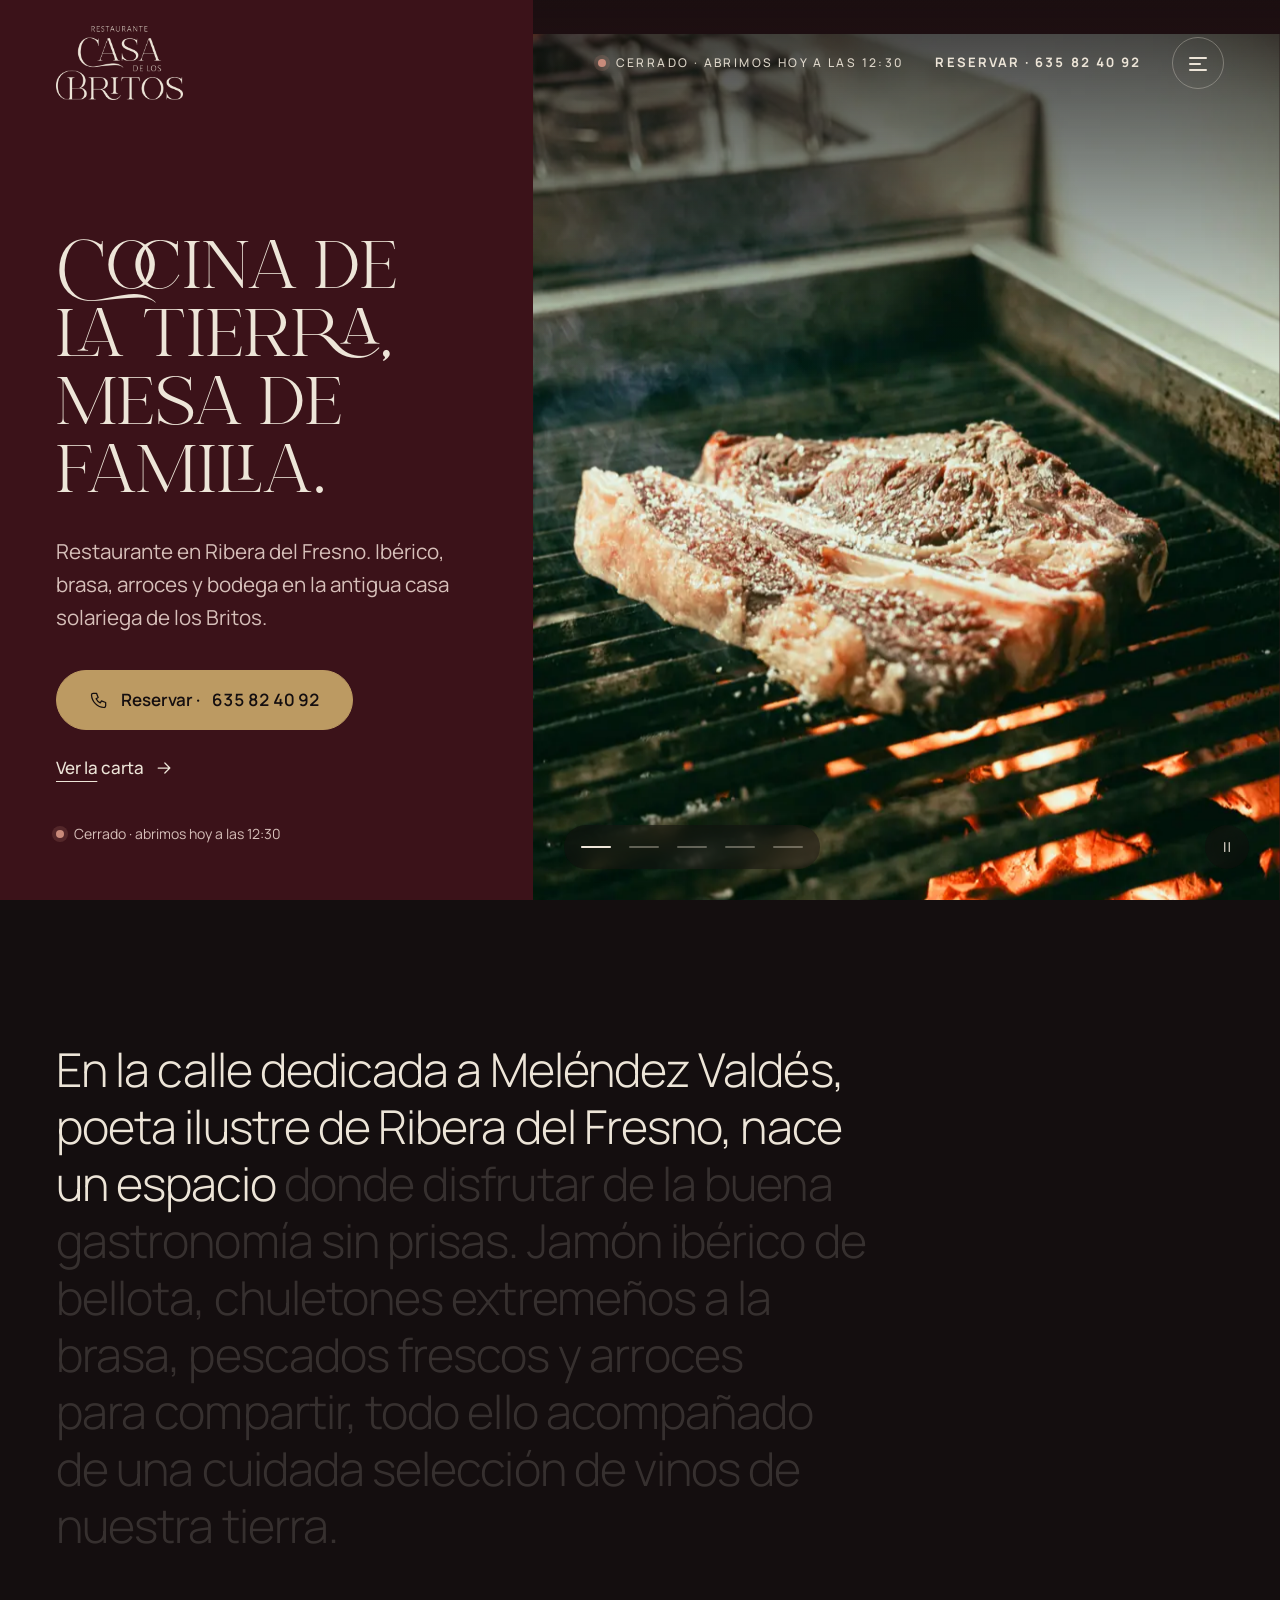
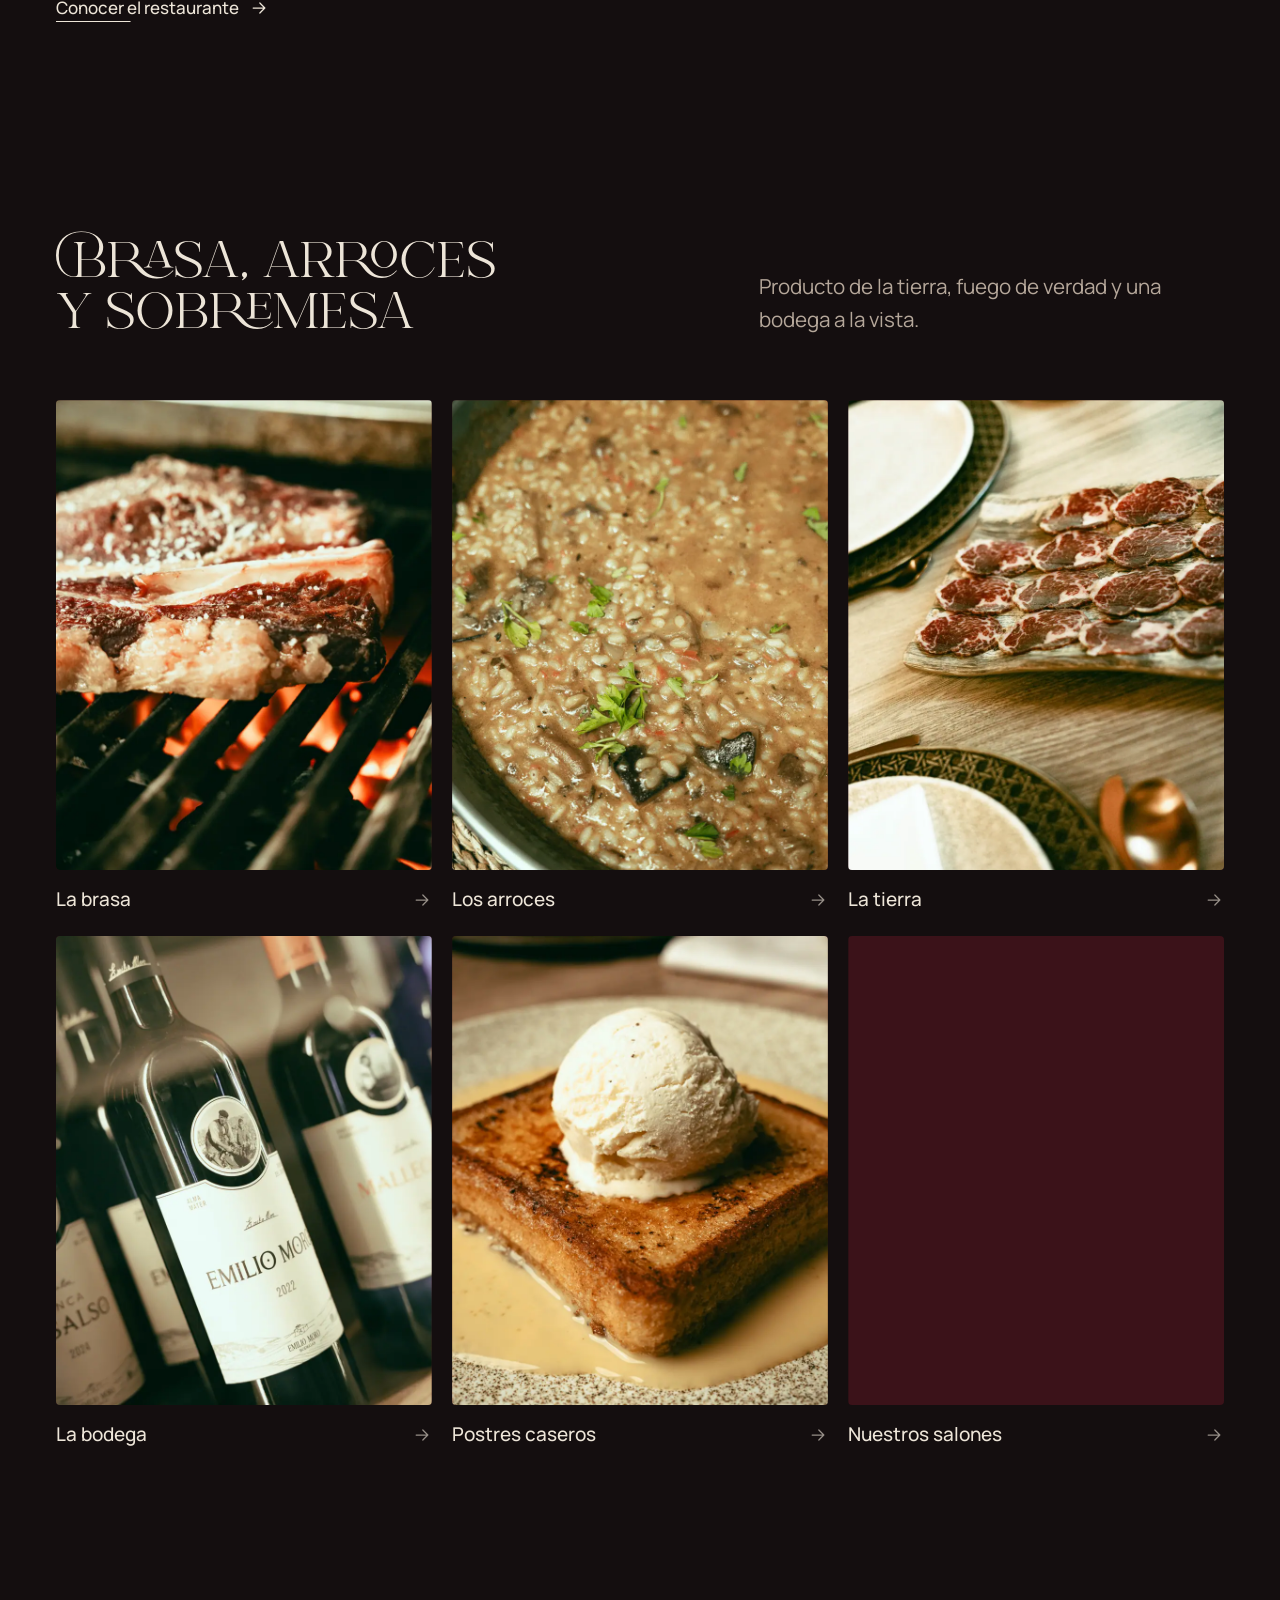
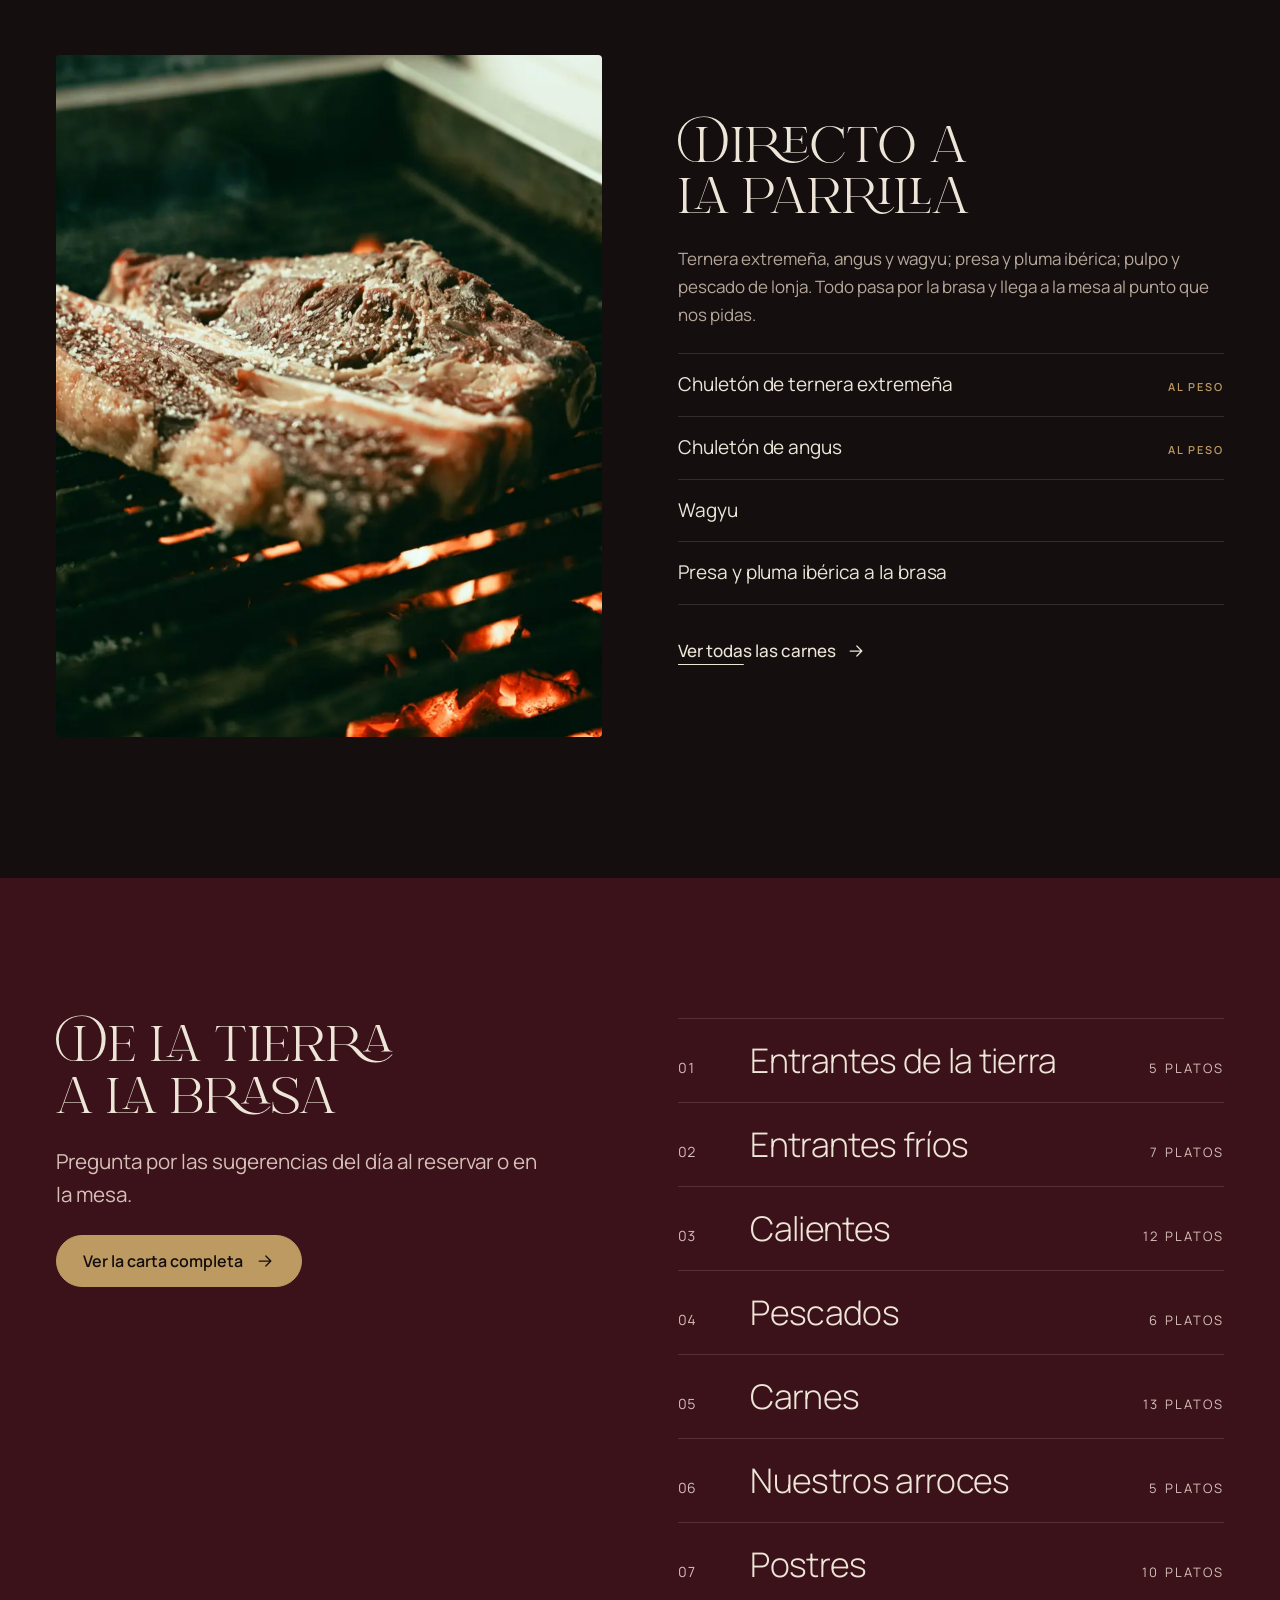
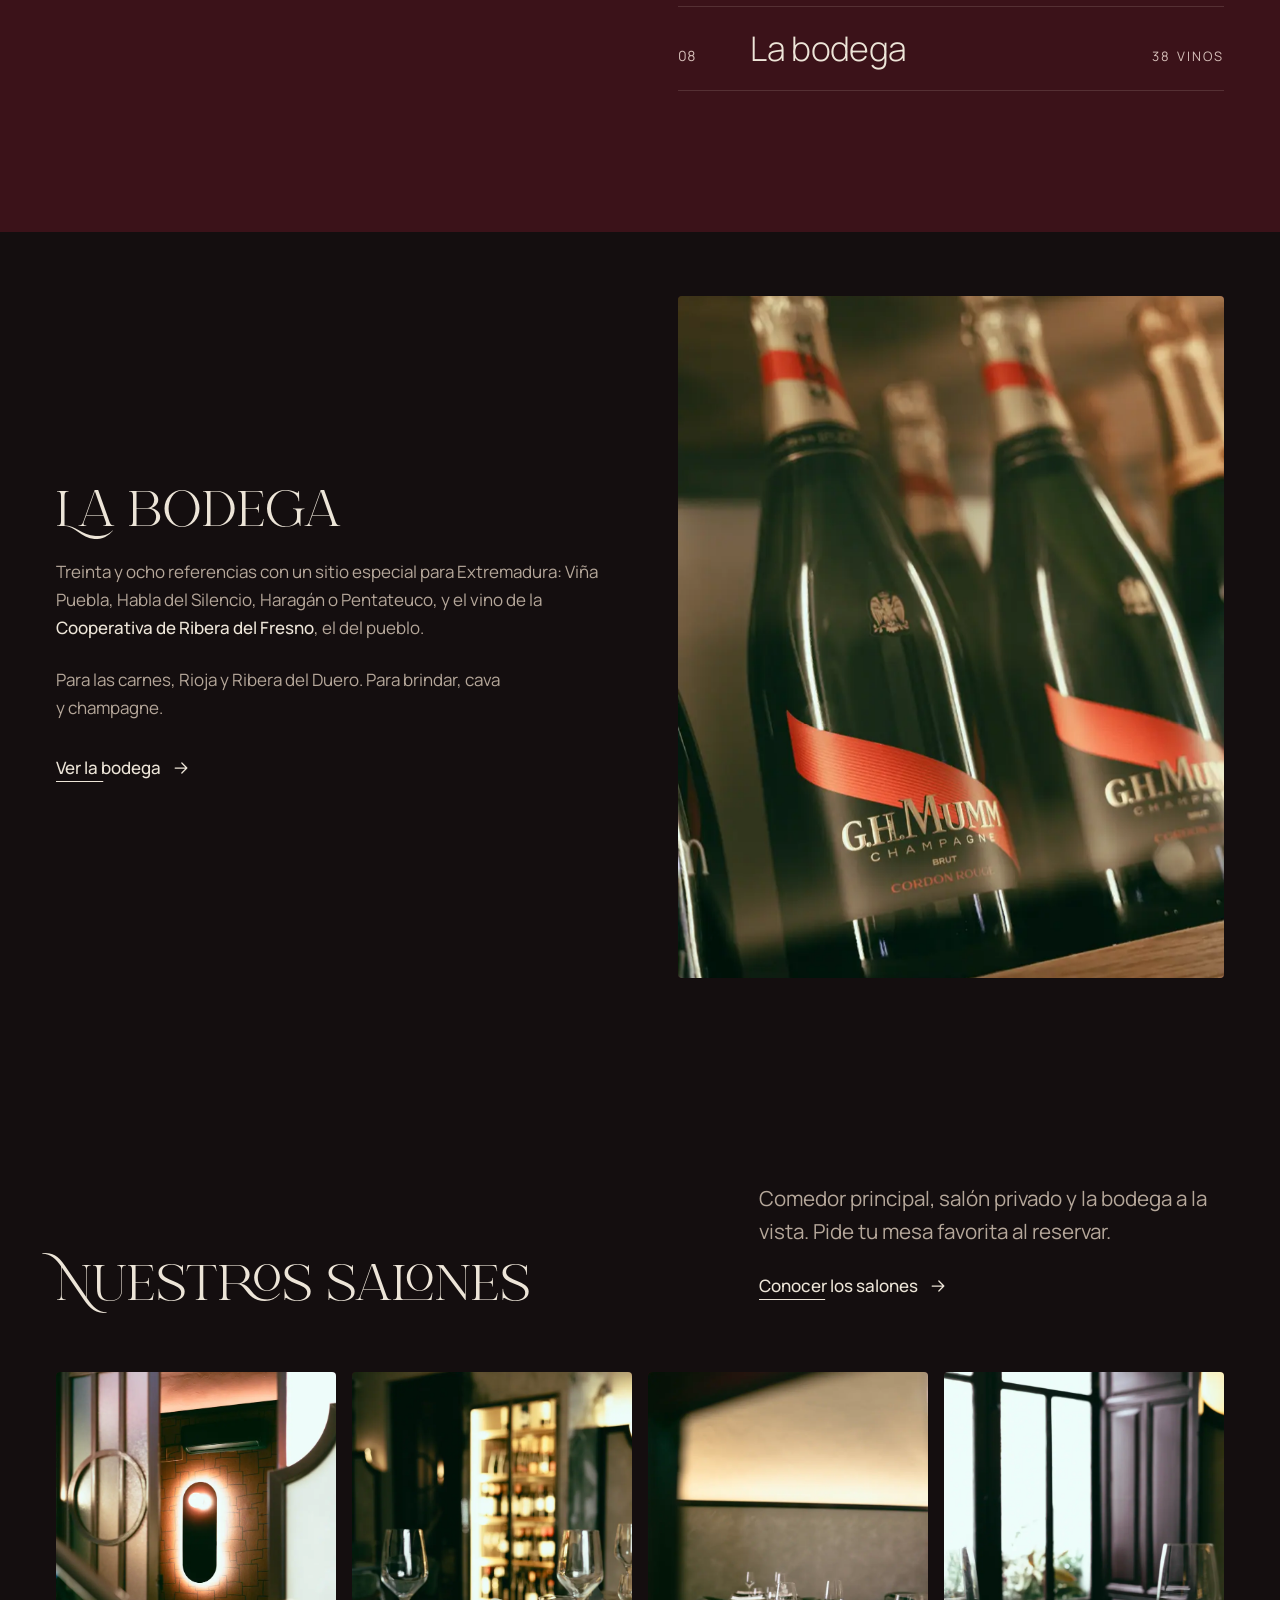
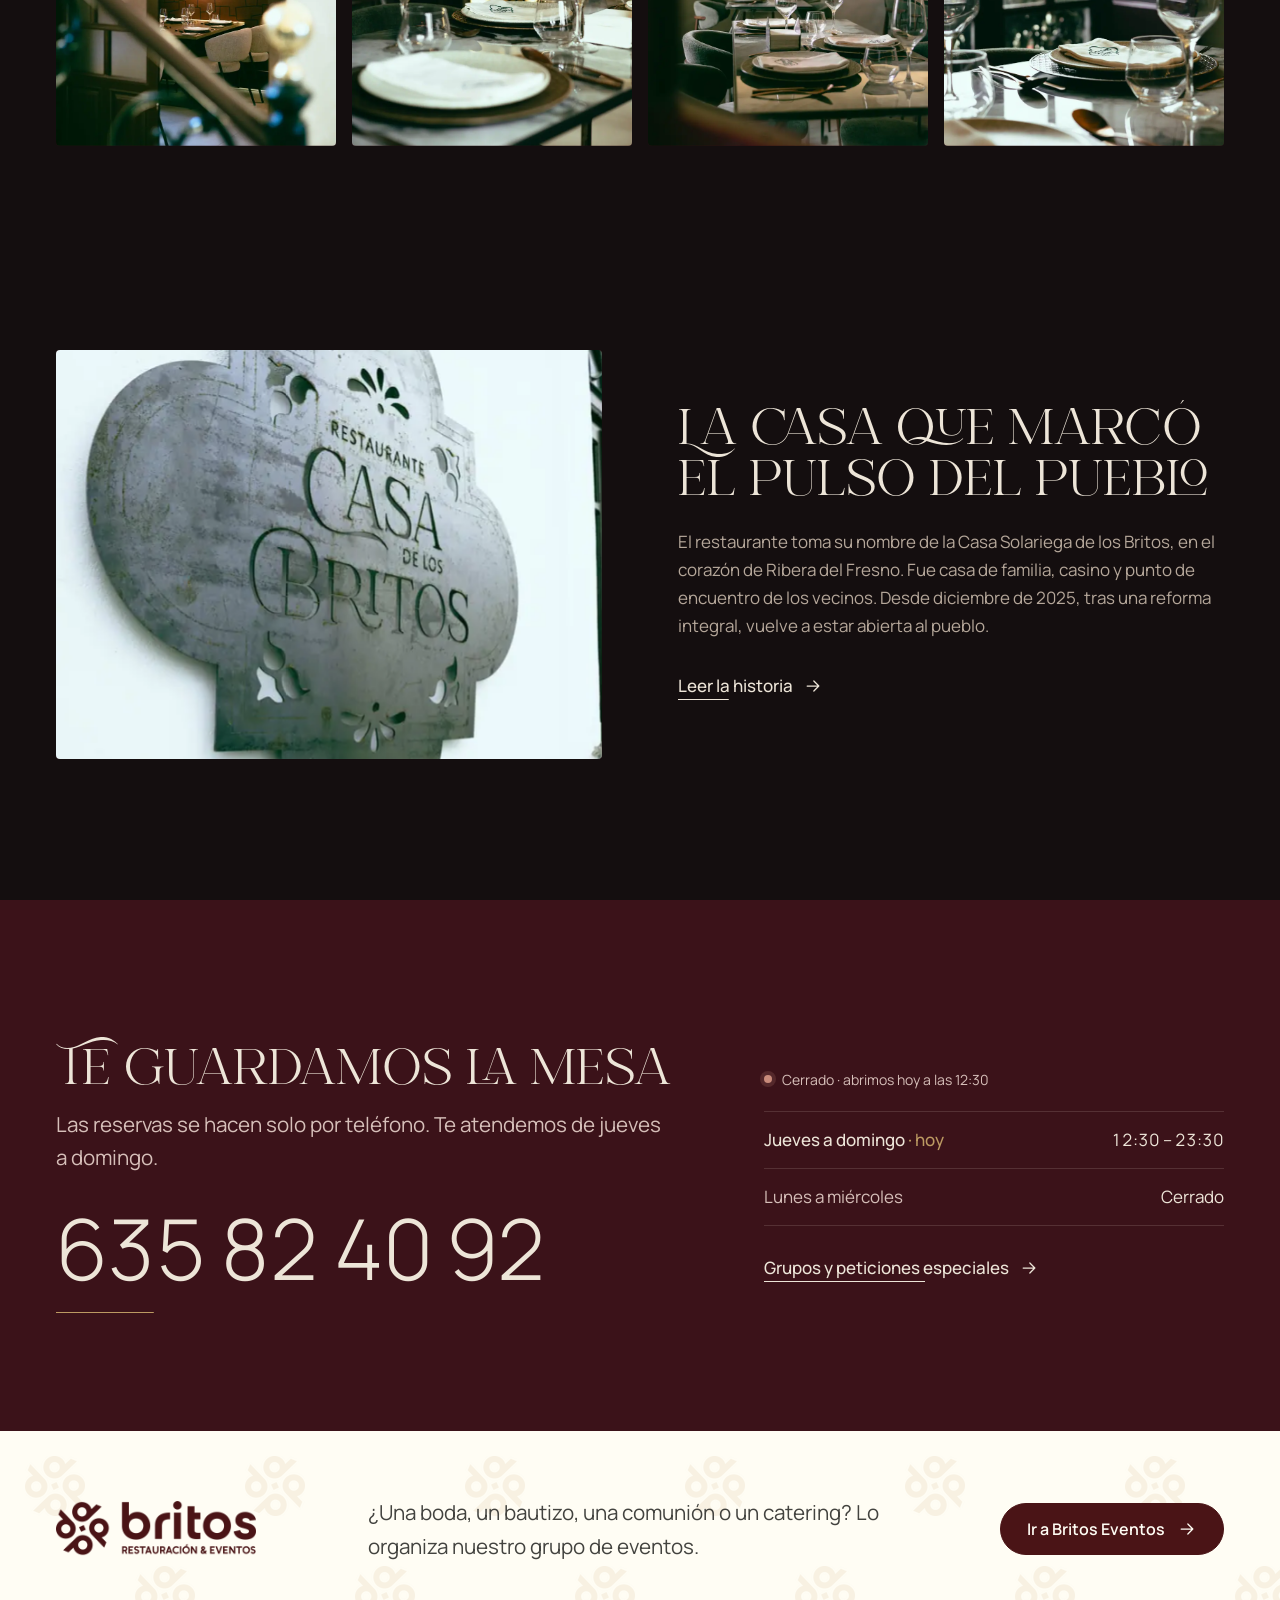
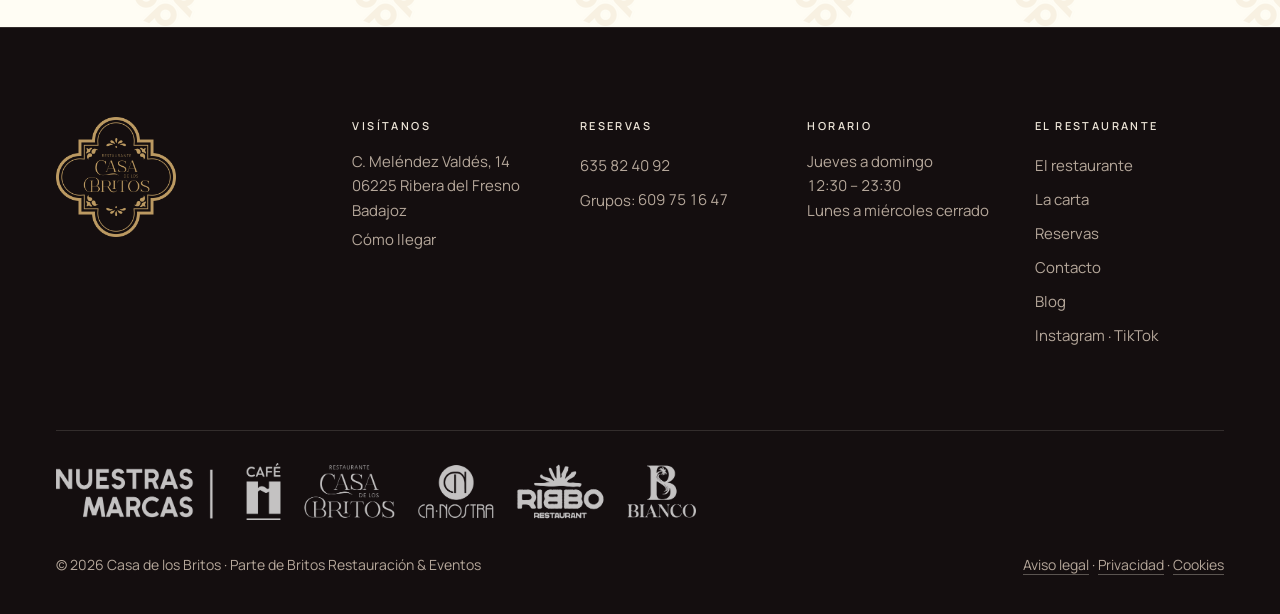
<file: index.html>
<!doctype html>
<html lang="es">
<head>
<meta charset="utf-8">
<meta name="viewport" content="width=device-width, initial-scale=1, viewport-fit=cover">
<title>Casa de los Britos · Restaurante en Ribera del Fresno</title>
<script>(function(d){var h=d.documentElement;h.classList.add('js','is-loading');try{if(sessionStorage.getItem('cb-visto'))h.classList.add('loader-quick')}catch(e){}setTimeout(function(){h.classList.remove('is-loading')},6000)})(document)</script>
<meta name="description" content="Restaurante en la antigua casa solariega de los Britos, Ribera del Fresno (Badajoz): ibérico de bellota, ternera extremeña a la brasa, pescado de lonja, arroces y bodega. Reservas por teléfono.">
<meta name="theme-color" content="#140e0f">
<meta property="og:type" content="website">
<meta property="og:locale" content="es_ES">
<meta property="og:title" content="Casa de los Britos · Restaurante en Ribera del Fresno">
<meta property="og:description" content="Restaurante en la antigua casa solariega de los Britos, Ribera del Fresno (Badajoz): ibérico de bellota, ternera extremeña a la brasa, pescado de lonja, arroces y bodega. Reservas por teléfono.">
<meta property="og:image" content="assets/img/dsc07287-1600.webp">
<link rel="icon" type="image/png" href="assets/logos/casa-logo-completo.png">
<link rel="preload" href="assets/fonts/manrope-latin.woff2" as="font" type="font/woff2" crossorigin>
<link rel="preload" as="image" href="assets/img/dsc07287-1600.webp" imagesrcset="assets/img/dsc07287-800.webp 800w, assets/img/dsc07287-1600.webp 1600w" imagesizes="(max-width: 899px) 100vw, 58vw">
<link rel="stylesheet" href="assets/css/styles.css?v=9f43c3b7">
<script src="assets/js/main.js?v=a32b78e7" defer></script>
<script src="assets/js/motion.js?v=11d99c30" defer></script>
<script src="assets/js/carousel.js?v=3fe8a7d3" defer></script>
<script src="assets/js/cursor.js?v=483a7f32" defer></script>
</head>
<body data-theme="casa">
<div class="loader" aria-hidden="true"><img class="loader__mark" src="assets/logos/casa-logo-completo-laton.png" alt="" width="800" height="800"><span class="loader__line"><i></i></span></div>
<svg width="0" height="0" style="position:absolute" aria-hidden="true" focusable="false">
  <symbol id="i-phone" viewBox="0 0 24 24"><path d="M5 4h4l2 5-2.5 1.5a11 11 0 0 0 5 5L15 13l5 2v4a2 2 0 0 1-2 2A16 16 0 0 1 3 6a2 2 0 0 1 2-2"/></symbol>
  <symbol id="i-arrow" viewBox="0 0 24 24"><path d="M5 12h14M13 6l6 6-6 6"/></symbol>
  <symbol id="i-copy" viewBox="0 0 24 24"><rect x="9" y="9" width="11" height="11" rx="1.5"/><path d="M5 15V5a1 1 0 0 1 1-1h10"/></symbol>
  <symbol id="i-pin" viewBox="0 0 24 24"><path d="M12 21s-7-6.2-7-11.5a7 7 0 0 1 14 0C19 14.8 12 21 12 21z"/><circle cx="12" cy="9.5" r="2.5"/></symbol>
  <symbol id="i-photo" viewBox="0 0 24 24"><rect x="3" y="5" width="18" height="14" rx="1.5"/><circle cx="9" cy="10" r="1.8"/><path d="M21 16l-5-5-8 8"/></symbol>
</svg>
<a class="skip" href="#main">Saltar al contenido</a>
<header class="top" id="top">
  <a class="top__brand" href="./" aria-label="Casa de los Britos, inicio"><img src="assets/logos/casa-logotipo-03-mantel.png" alt="Restaurante Casa de los Britos" width="800" height="464"></a>
  <div class="top__r">
    <span class="status top__status"><i></i><span data-live>Abrimos de jueves a domingo</span></span>
    <a class="top__call" href="tel:+34635824092" aria-label="Reservar · 635 82 40 92"><svg class="ico" aria-hidden="true"><use href="#i-phone"/></svg><span>Reservar</span><span class="top__num">&nbsp;· <span class="num">635 82 40 92</span></span></a>
    <button class="burger" type="button" data-menu-open aria-expanded="false" aria-controls="menu" aria-label="Abrir menú"><b></b><b></b><b></b></button>
  </div>
</header>
<header class="pill" id="pill" inert>
  <a class="pill__brand" href="./" aria-label="Casa de los Britos, inicio"><img src="assets/logos/casa-logotipo-03-mantel.png" alt="Restaurante Casa de los Britos" width="800" height="464"></a>
  <nav class="pnav" aria-label="Principal"><span class="hl" aria-hidden="true"></span><a href="el-restaurante">El restaurante</a><a href="carta">La carta</a><a href="reservas">Reservas</a><a href="contacto">Contacto</a><a href="blog">Blog</a></nav>
  <span class="pnav__sep" aria-hidden="true"></span><a class="pnav__brand" href="eventos"><img src="assets/logos/britos-icono-white.png" alt="" width="18" height="18">Eventos</a>
  <a class="btn pill__call" href="tel:+34635824092"><svg class="ico" aria-hidden="true"><use href="#i-phone"/></svg>Reservar<span class="pill__num">&nbsp;<span class="num">635 82 40 92</span></span></a>
  <button class="burger" type="button" data-menu-open aria-expanded="false" aria-controls="menu" aria-label="Abrir menú"><b></b><b></b><b></b></button>
</header>
<div class="menu" id="menu" role="dialog" aria-modal="true" aria-label="Menú" inert>
  <div class="menu__head">
    <a href="./" aria-label="Casa de los Britos, inicio"><img src="assets/logos/casa-logotipo-03-mantel.png" alt="Restaurante Casa de los Britos" width="800" height="464"></a>
    <button class="burger" type="button" data-menu-close aria-expanded="true" aria-label="Cerrar menú"><b></b><b></b><b></b></button>
  </div>
  <div class="menu__body">
    <ul class="mlinks">
      <li style="--i:0"><a href="./" data-prev="0" aria-current="page"><small>Inicio</small><span>Casa de los Britos</span></a></li>
      <li style="--i:1"><a href="el-restaurante" data-prev="1"><small>El lugar</small><span>El restaurante</span></a></li>
      <li style="--i:2"><a href="carta" data-prev="2"><small>Cocina</small><span>La carta</span></a></li>
      <li style="--i:3"><a href="reservas" data-prev="3"><small>Mesa</small><span>Reservas</span></a></li>
      <li style="--i:4"><a href="contacto" data-prev="4"><small>Visita</small><span>Contacto</span></a></li>
      <li style="--i:5"><a href="blog" data-prev="5"><small>Novedades</small><span>Blog</span></a></li>
      <li class="mlinks__out" style="--i:6"><a href="eventos"><img src="assets/logos/eventos-logotipo-01-white.png" alt="Britos Restauración & Eventos" width="800" height="220" loading="lazy"><svg class="ico" aria-hidden="true"><use href="#i-arrow"/></svg></a></li>
    </ul>
    <div class="mprev" aria-hidden="true"><img src="assets/img/4e3a8246-800.webp" alt="" loading="lazy" class="on"><img src="assets/img/dsc06935-800.webp" alt="" loading="lazy"><img src="assets/img/dsc07287-800.webp" alt="" loading="lazy"><img src="assets/img/4e3a8236-800.webp" alt="" loading="lazy"><img src="assets/img/dsc06948-800.webp" alt="" loading="lazy"><img src="assets/img/4e3a8597-800.webp" alt="" loading="lazy"></div>
  </div>
  <div class="menu__foot">
    <div><b>Dirección</b><a href="https://www.google.com/maps/search/?api=1&query=Casa+de+los+Britos%2C+C.+Mel%C3%A9ndez+Vald%C3%A9s+14%2C+Ribera+del+Fresno" target="_blank" rel="noopener">C. Meléndez Valdés, 14<br>Ribera del Fresno</a></div>
    <div><b>Hoy</b><span data-live>Abrimos de jueves a domingo</span></div>
    <div><b>Reservas</b><a class="num" href="tel:+34635824092">635 82 40 92</a></div>
    <div><b>Síguenos</b><a href="https://www.instagram.com/casadelosbritos/" target="_blank" rel="noopener">Instagram</a> · <a href="https://www.tiktok.com/@casadelosbritos" target="_blank" rel="noopener">TikTok</a></div>
  </div>
</div>
<main id="main">

<section class="hero" data-enter aria-labelledby="hero-title">
  <div class="hero__text">
    <div>
      <h1 id="hero-title" class="display enter" style="--i:0">Cocina de la tierra, mesa de familia.</h1>
      <p class="lead mt-m enter" style="--i:1">Restaurante en Ribera del Fresno. Ibérico, brasa, arroces y bodega en la antigua casa solariega de los Britos.</p>
    </div>
    <div class="enter" style="--i:3" data-callbar-hide>
      <div class="hero__cta">
        <a class="btn btn--lg" href="tel:+34635824092"><svg class="ico" aria-hidden="true"><use href="#i-phone"/></svg>Reservar · <span class="num">635 82 40 92</span></a>
        <a class="link" href="carta">Ver la carta <svg class="ico" aria-hidden="true"><use href="#i-arrow"/></svg></a>
      </div>
      <p class="status mt-m"><i></i><span data-live>Abrimos de jueves a domingo</span></p>
    </div>
  </div>
  <div class="hero__media carousel" data-carousel data-interval="6000" role="region" aria-roledescription="carrusel" aria-label="Fotos del restaurante">
    <figure class="ph">
      <div class="slides">
        <img class="slide is-active" data-i="0" aria-hidden="false" src="assets/img/dsc07287-1600.webp" srcset="assets/img/dsc07287-800.webp 800w, assets/img/dsc07287-1600.webp 1600w" sizes="(max-width: 899px) 100vw, 58vw" width="1600" height="2400" alt="Chuletón sobre la parrilla, con las brasas encendidas debajo" fetchpriority="high" style="object-position:center 60%">
        <img class="slide" data-i="1" aria-hidden="true" src="assets/img/4e3a8246-1600.webp" srcset="assets/img/4e3a8246-800.webp 800w, assets/img/4e3a8246-1600.webp 1600w" sizes="(max-width: 899px) 100vw, 58vw" width="1600" height="2400" alt="Mesa junto al aplique de luz cálida sobre la pared de barro" loading="lazy" decoding="async" style="object-position:center 50%">
        <img class="slide" data-i="2" aria-hidden="true" src="assets/img/4e3a8357-1600.webp" srcset="assets/img/4e3a8357-800.webp 800w, assets/img/4e3a8357-1600.webp 1600w" sizes="(max-width: 899px) 100vw, 58vw" width="1600" height="2400" alt="Jamón ibérico de bellota cortado a cuchillo" loading="lazy" decoding="async" style="object-position:center 55%">
        <img class="slide" data-i="3" aria-hidden="true" src="assets/img/dsc06935-1600.webp" srcset="assets/img/dsc06935-800.webp 800w, assets/img/dsc06935-1600.webp 1600w" sizes="(max-width: 899px) 100vw, 58vw" width="1600" height="2400" alt="Puertas de madera bajo el arco con vidriera de colores" loading="lazy" decoding="async" style="object-position:center 35%">
        <img class="slide" data-i="4" aria-hidden="true" src="assets/img/dsc07046-1600.webp" srcset="assets/img/dsc07046-800.webp 800w, assets/img/dsc07046-1600.webp 1600w" sizes="(max-width: 899px) 100vw, 58vw" width="1600" height="2400" alt="Arroz meloso de boletus recién hecho" loading="lazy" decoding="async" style="object-position:center 50%">
      </div>
    </figure>
    <div class="carousel__ui">
      <div class="carousel__dots">
        <button type="button" class="carousel__dot is-active" data-go="0" aria-label="Foto 1 de 5: la brasa" aria-current="true"><span></span></button><button type="button" class="carousel__dot" data-go="1" aria-label="Foto 2 de 5: la sala"><span></span></button><button type="button" class="carousel__dot" data-go="2" aria-label="Foto 3 de 5: el ibérico"><span></span></button><button type="button" class="carousel__dot" data-go="3" aria-label="Foto 4 de 5: la vidriera"><span></span></button><button type="button" class="carousel__dot" data-go="4" aria-label="Foto 5 de 5: los arroces"><span></span></button>
      </div>
      <button type="button" class="carousel__pause" data-pause aria-label="Pausar el carrusel" aria-pressed="false">
        <svg class="ico ico--pause" viewBox="0 0 24 24" aria-hidden="true"><path d="M9 6v12M15 6v12"/></svg>
        <svg class="ico ico--play" viewBox="0 0 24 24" aria-hidden="true"><path d="M8 5.5v13l11-6.5z"/></svg>
      </button>
    </div>
  </div>
</section>

<section class="section" aria-labelledby="bienvenida">
  <div class="wrap">
    <h2 id="bienvenida" class="sr-only">Bienvenidos al restaurante</h2>
    <p class="statement">En la calle dedicada a Meléndez Valdés, poeta ilustre de Ribera del Fresno, nace un espacio donde disfrutar de la buena gastronomía sin prisas. Jamón ibérico de bellota, chuletones extremeños a la brasa, pescados frescos y arroces para compartir, todo ello acompañado de una cuidada selección de vinos de nuestra tierra.</p>
    <a class="link mt-m" href="el-restaurante">Conocer el restaurante <svg class="ico" aria-hidden="true"><use href="#i-arrow"/></svg></a>
  </div>
</section>

<section class="section" aria-labelledby="cocina-title">
  <div class="wrap">
    <div class="head">
      <h2 id="cocina-title" class="h2">Brasa, arroces y sobremesa</h2>
      <p class="lead">Producto de la tierra, fuego de verdad y una bodega a la vista.</p>
    </div>
    <ul class="tiles">
      <li><a class="tile" href="carta#carnes"><figure class="ph ph--r45"><img src="assets/img/dsc07282-800.webp" srcset="assets/img/dsc07282-800.webp 800w, assets/img/dsc07282-1600.webp 1600w" sizes="(max-width: 899px) 50vw, 33vw" width="1600" height="2400" alt="Chuletón sobre la parrilla" loading="lazy" decoding="async"></figure><h3>La brasa <svg class="ico" aria-hidden="true"><use href="#i-arrow"/></svg></h3></a></li>
      <li><a class="tile" href="carta#arroces"><figure class="ph ph--r45"><img src="assets/img/dsc07046-800.webp" srcset="assets/img/dsc07046-800.webp 800w, assets/img/dsc07046-1600.webp 1600w" sizes="(max-width: 899px) 50vw, 33vw" width="1600" height="2400" alt="Arroz meloso de boletus recién hecho" loading="lazy" decoding="async"></figure><h3>Los arroces <svg class="ico" aria-hidden="true"><use href="#i-arrow"/></svg></h3></a></li>
      <li><a class="tile" href="carta#tierra"><figure class="ph ph--r45"><img src="assets/img/4e3a8357-800.webp" srcset="assets/img/4e3a8357-800.webp 800w, assets/img/4e3a8357-1600.webp 1600w" sizes="(max-width: 899px) 50vw, 33vw" width="1600" height="2400" alt="Jamón ibérico de bellota cortado a cuchillo" loading="lazy" decoding="async"></figure><h3>La tierra <svg class="ico" aria-hidden="true"><use href="#i-arrow"/></svg></h3></a></li>
      <li><a class="tile" href="carta#bodega"><figure class="ph ph--r45"><img src="assets/img/dsc06961-800.webp" srcset="assets/img/dsc06961-800.webp 800w, assets/img/dsc06961-1600.webp 1600w" sizes="(max-width: 899px) 50vw, 33vw" width="1600" height="2400" alt="Botellas de la bodega del restaurante" loading="lazy" decoding="async"></figure><h3>La bodega <svg class="ico" aria-hidden="true"><use href="#i-arrow"/></svg></h3></a></li>
      <li><a class="tile" href="carta#postres"><figure class="ph ph--r45"><img src="assets/img/dsc07442-800.webp" srcset="assets/img/dsc07442-800.webp 800w, assets/img/dsc07442-1600.webp 1600w" sizes="(max-width: 899px) 50vw, 33vw" width="1600" height="2400" alt="Torrija caramelizada con helado" loading="lazy" decoding="async"></figure><h3>Postres caseros <svg class="ico" aria-hidden="true"><use href="#i-arrow"/></svg></h3></a></li>
      <li><a class="tile" href="el-restaurante#espacios"><figure class="ph ph--r45"><img src="assets/img/4e3a8251-800.webp" srcset="assets/img/4e3a8251-800.webp 800w, assets/img/4e3a8251-1600.webp 1600w" sizes="(max-width: 899px) 50vw, 33vw" width="1600" height="2400" alt="Mesa de uno de nuestros salones junto a la ventana" loading="lazy" decoding="async"></figure><h3>Nuestros salones <svg class="ico" aria-hidden="true"><use href="#i-arrow"/></svg></h3></a></li>
    </ul>
  </div>
</section>

<section class="section" aria-labelledby="brasa-title">
  <div class="wrap">
    <div class="split">
      <figure class="ph ph--r45"><img src="assets/img/dsc07291-800.webp" srcset="assets/img/dsc07291-800.webp 800w, assets/img/dsc07291-1600.webp 1600w" sizes="(max-width: 899px) 100vw, 46vw" width="1600" height="2400" alt="Chuletón dorándose sobre la parrilla con las brasas encendidas" loading="lazy" decoding="async"></figure>
      <div class="stack">
        <h2 id="brasa-title" class="h2">Directo a la parrilla</h2>
        <p class="prose">Ternera extremeña, angus y wagyu; presa y pluma ibérica; pulpo y pescado de lonja. Todo pasa por la brasa y llega a la mesa al punto que nos pidas.</p>
        <ul class="menu-list" style="width:100%">
          <li><h3>Chuletón de ternera extremeña</h3><span class="tag">Al peso</span></li>
          <li><h3>Chuletón de angus</h3><span class="tag">Al peso</span></li>
          <li><h3>Wagyu</h3></li>
          <li><h3>Presa y pluma ibérica a la brasa</h3></li>
        </ul>
        <a class="link" href="carta#carnes">Ver todas las carnes <svg class="ico" aria-hidden="true"><use href="#i-arrow"/></svg></a>
      </div>
    </div>
  </div>
</section>

<section class="section section--surface" aria-labelledby="carta-title">
  <div class="wrap">
    <div class="split split--top">
      <div class="stack">
        <h2 id="carta-title" class="h2">De la tierra a la brasa</h2>
        <p class="lead">Pregunta por las sugerencias del día al reservar o en la mesa.</p>
        <a class="btn" href="carta">Ver la carta completa <svg class="ico" aria-hidden="true"><use href="#i-arrow"/></svg></a>
      </div>
      <ol class="index-list">
        <li><a href="carta#tierra"><span class="n">01</span><span class="t">Entrantes de la tierra</span><span class="c">5 platos</span></a></li>
        <li><a href="carta#frios"><span class="n">02</span><span class="t">Entrantes fríos</span><span class="c">7 platos</span></a></li>
        <li><a href="carta#calientes"><span class="n">03</span><span class="t">Calientes</span><span class="c">12 platos</span></a></li>
        <li><a href="carta#pescados"><span class="n">04</span><span class="t">Pescados</span><span class="c">6 platos</span></a></li>
        <li><a href="carta#carnes"><span class="n">05</span><span class="t">Carnes</span><span class="c">13 platos</span></a></li>
        <li><a href="carta#arroces"><span class="n">06</span><span class="t">Nuestros arroces</span><span class="c">5 platos</span></a></li>
        <li><a href="carta#postres"><span class="n">07</span><span class="t">Postres</span><span class="c">10 platos</span></a></li>
        <li><a href="carta#bodega"><span class="n">08</span><span class="t">La bodega</span><span class="c">38 vinos</span></a></li>
      </ol>
    </div>
  </div>
</section>

<section class="section" aria-labelledby="bodega-title">
  <div class="wrap">
    <div class="split">
      <div class="stack">
        <h2 id="bodega-title" class="h2">La bodega</h2>
        <p class="prose">Treinta y ocho referencias con un sitio especial para Extremadura: Viña Puebla, Habla del Silencio, Haragán o Pentateuco, y el vino de la <strong>Cooperativa de Ribera del Fresno</strong>, el del pueblo.</p>
        <p class="prose">Para las carnes, Rioja y Ribera del Duero. Para brindar, cava y champagne.</p>
        <a class="link" href="carta#bodega">Ver la bodega <svg class="ico" aria-hidden="true"><use href="#i-arrow"/></svg></a>
      </div>
      <figure class="ph ph--r45"><img src="assets/img/dsc06962-800.webp" srcset="assets/img/dsc06962-800.webp 800w, assets/img/dsc06962-1600.webp 1600w" sizes="(max-width: 899px) 100vw, 46vw" width="1600" height="2400" alt="Botellas de espumoso en el botellero de la bodega" loading="lazy" decoding="async"></figure>
    </div>
  </div>
</section>

<section class="section" aria-labelledby="salones-title">
  <div class="wrap">
    <div class="head">
      <h2 id="salones-title" class="h2">Nuestros salones</h2>
      <div>
        <p class="lead">Comedor principal, salón privado y la bodega a la vista. Pide tu mesa favorita al reservar.</p>
        <a class="link mt-s" href="el-restaurante#espacios">Conocer los salones <svg class="ico" aria-hidden="true"><use href="#i-arrow"/></svg></a>
      </div>
    </div>
  </div>
  <div class="strip" role="list">
    <a role="listitem" class="ph" href="el-restaurante#espacios"><img src="assets/img/4e3a8224-800.webp" srcset="assets/img/4e3a8224-800.webp 800w, assets/img/4e3a8224-1600.webp 1600w" sizes="(max-width: 699px) 70vw, 25vw" width="1600" height="2400" alt="Escalera y sala con aplique de luz al fondo" loading="lazy" decoding="async"></a>
    <a role="listitem" class="ph" href="el-restaurante#espacios"><img src="assets/img/4e3a8241-800.webp" srcset="assets/img/4e3a8241-800.webp 800w, assets/img/4e3a8241-1600.webp 1600w" sizes="(max-width: 699px) 70vw, 25vw" width="1600" height="2400" alt="Mesa puesta delante del botellero" loading="lazy" decoding="async" style="object-position:center 55%"></a>
    <a role="listitem" class="ph" href="el-restaurante#espacios"><img src="assets/img/dsc06941-800.webp" srcset="assets/img/dsc06941-800.webp 800w, assets/img/dsc06941-1600.webp 1600w" sizes="(max-width: 699px) 70vw, 25vw" width="1600" height="2400" alt="Mesas de la sala con la luz cálida de la pared" loading="lazy" decoding="async"></a>
    <a role="listitem" class="ph" href="el-restaurante#espacios"><img src="assets/img/4e3a8231-800.webp" srcset="assets/img/4e3a8231-800.webp 800w, assets/img/4e3a8231-1600.webp 1600w" sizes="(max-width: 699px) 70vw, 25vw" width="1600" height="2400" alt="Mesa de mármol junto a la ventana del patio" loading="lazy" decoding="async" style="object-position:center 60%"></a>
  </div>
</section>

<!-- Reseñas de Google: se rellenan desde api/resenas.php (configurable en /admin). Sin configurar, la sección no se muestra. -->
<section class="section section--surface reviews" id="resenas" aria-labelledby="resenas-title" data-reviews hidden>
  <div class="wrap">
    <div class="head">
      <h2 id="resenas-title" class="h2">Lo que dicen en Google</h2>
      <div class="reviews__score">
        <p><span class="reviews__rating num" data-r-rating></span><span class="reviews__stars" data-r-stars aria-hidden="true"></span></p>
        <p class="muted" data-r-count></p>
      </div>
    </div>
    <ul class="reviews__list" data-r-list></ul>
    <p class="reviews__foot"><a class="link" data-r-link href="#" target="_blank" rel="noopener">Ver todas las reseñas en Google <svg class="ico" aria-hidden="true"><use href="#i-arrow"/></svg></a><span class="muted">Reseñas de Google</span></p>
  </div>
</section>

<section class="section" aria-labelledby="historia-title">
  <div class="wrap">
    <div class="split">
      <figure class="ph ph--r43"><img src="assets/img/dsc06948-800.webp" srcset="assets/img/dsc06948-800.webp 800w, assets/img/dsc06948-1600.webp 1600w" sizes="(max-width: 899px) 100vw, 50vw" width="1600" height="1067" alt="Placa con el escudo de Restaurante Casa de los Britos en la fachada" loading="lazy" decoding="async"></figure>
      <div class="stack">
        <h2 id="historia-title" class="h2">La casa que marcó el pulso del pueblo</h2>
        <p class="prose">El restaurante toma su nombre de la Casa Solariega de los Britos, en el corazón de Ribera del Fresno. Fue casa de familia, casino y punto de encuentro de los vecinos. Desde diciembre de 2025, tras una reforma integral, vuelve a estar abierta al pueblo.</p>
        <a class="link" href="el-restaurante#historia">Leer la historia <svg class="ico" aria-hidden="true"><use href="#i-arrow"/></svg></a>
      </div>
    </div>
  </div>
</section>

<section class="close" aria-labelledby="reserva-title">
  <div class="wrap close__in">
    <div>
      <h2 id="reserva-title" class="h2">Te guardamos la mesa</h2>
      <p class="lead mt-s">Las reservas se hacen solo por teléfono. Te atendemos de jueves a domingo.</p>
      <p class="phone-big num mt-m"><a href="tel:+34635824092">635 82 40 92</a></p>
    </div>
    <div class="close__side">
      <p class="status"><i></i><span data-live>Abrimos de jueves a domingo</span></p>
      <dl class="hours">
        <div data-days="4,5,6,0"><dt>Jueves a domingo</dt><dd>12:30 – 23:30</dd></div>
        <div data-days="1,2,3"><dt>Lunes a miércoles</dt><dd>Cerrado</dd></div>
      </dl>
      <a class="link" href="reservas">Grupos y peticiones especiales <svg class="ico" aria-hidden="true"><use href="#i-arrow"/></svg></a>
    </div>
  </div>
</section>

<section class="to-britos" aria-label="Britos Restauración y Eventos">
  <div class="wrap to-britos__in">
    <img src="assets/logos/britos-logotipo-burdeos.png" alt="Britos Restauración &amp; Eventos" width="900" height="248" loading="lazy">
    <p>¿Una boda, un bautizo, una comunión o un catering? Lo organiza nuestro grupo de eventos.</p>
    <a class="btn" href="eventos">Ir a Britos Eventos <svg class="ico" aria-hidden="true"><use href="#i-arrow"/></svg></a>
  </div>
</section>

</main>
<footer class="footer">
  <div class="wrap">
    <div class="footer__top">
      <div><img class="footer__logo" src="assets/logos/casa-logo-completo-laton.png" alt="Restaurante Casa de los Britos" width="800" height="800" loading="lazy"></div>
      <div>
        <h2>Visítanos</h2>
        <address>C. Meléndez Valdés, 14<br>06225 Ribera del Fresno<br>Badajoz</address>
        <p><a href="https://www.google.com/maps/search/?api=1&query=Casa+de+los+Britos%2C+C.+Mel%C3%A9ndez+Vald%C3%A9s+14%2C+Ribera+del+Fresno" target="_blank" rel="noopener">Cómo llegar</a></p>
      </div>
      <div>
        <h2>Reservas</h2>
        <p><a class="num" href="tel:+34635824092">635 82 40 92</a></p>
        <p>Grupos: <a class="num" href="tel:+34609751647">609 75 16 47</a></p>
      </div>
      <div>
        <h2>Horario</h2>
        <p>Jueves a domingo<br><span class="num">12:30 – 23:30</span><br>Lunes a miércoles cerrado</p>
      </div>
      <div>
        <h2>El restaurante</h2>
        <ul><li><a href="el-restaurante">El restaurante</a></li><li><a href="carta">La carta</a></li><li><a href="reservas">Reservas</a></li><li><a href="contacto">Contacto</a></li><li><a href="blog">Blog</a></li><li><a href="https://www.instagram.com/casadelosbritos/" target="_blank" rel="noopener">Instagram</a> · <a href="https://www.tiktok.com/@casadelosbritos" target="_blank" rel="noopener">TikTok</a></li></ul>
      </div>
    </div>
    <div class="footer__brands"><img src="assets/logos/eventos-nuestras-marcas-white.png" alt="Nuestras marcas: Café Hibernia, Restaurante Casa de los Britos, Ca·Nostra, Ribbo Restaurant y Bianco" width="1800" height="159" loading="lazy"></div>
    <div class="footer__legal"><p>© <span data-year>2026</span> Casa de los Britos · Parte de <a href="eventos">Britos Restauración &amp; Eventos</a></p><p class="footer__links"><a href="aviso-legal">Aviso legal</a> · <a href="privacidad">Privacidad</a> · <a href="cookies">Cookies</a></p></div>
  </div>
</footer>
<p id="live" class="sr-only" aria-live="polite"></p>
</body>
</html>
</file>
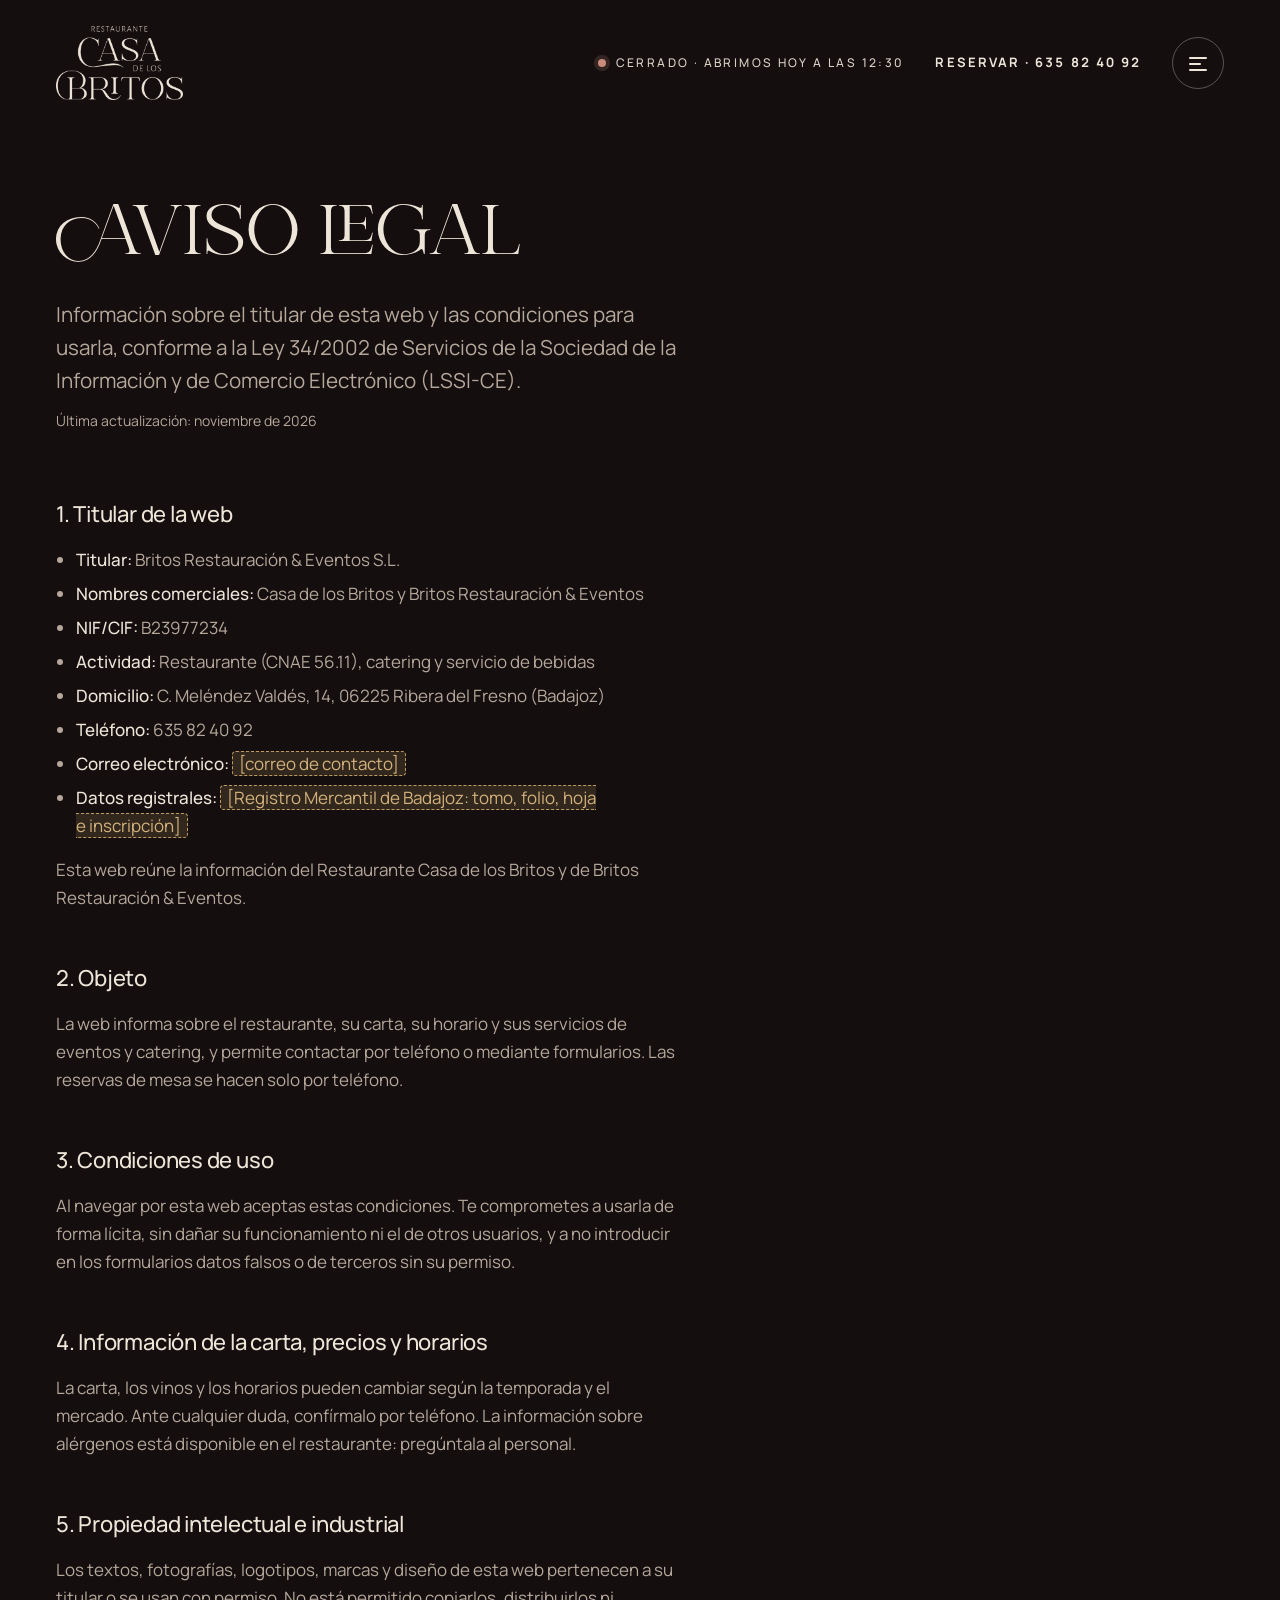
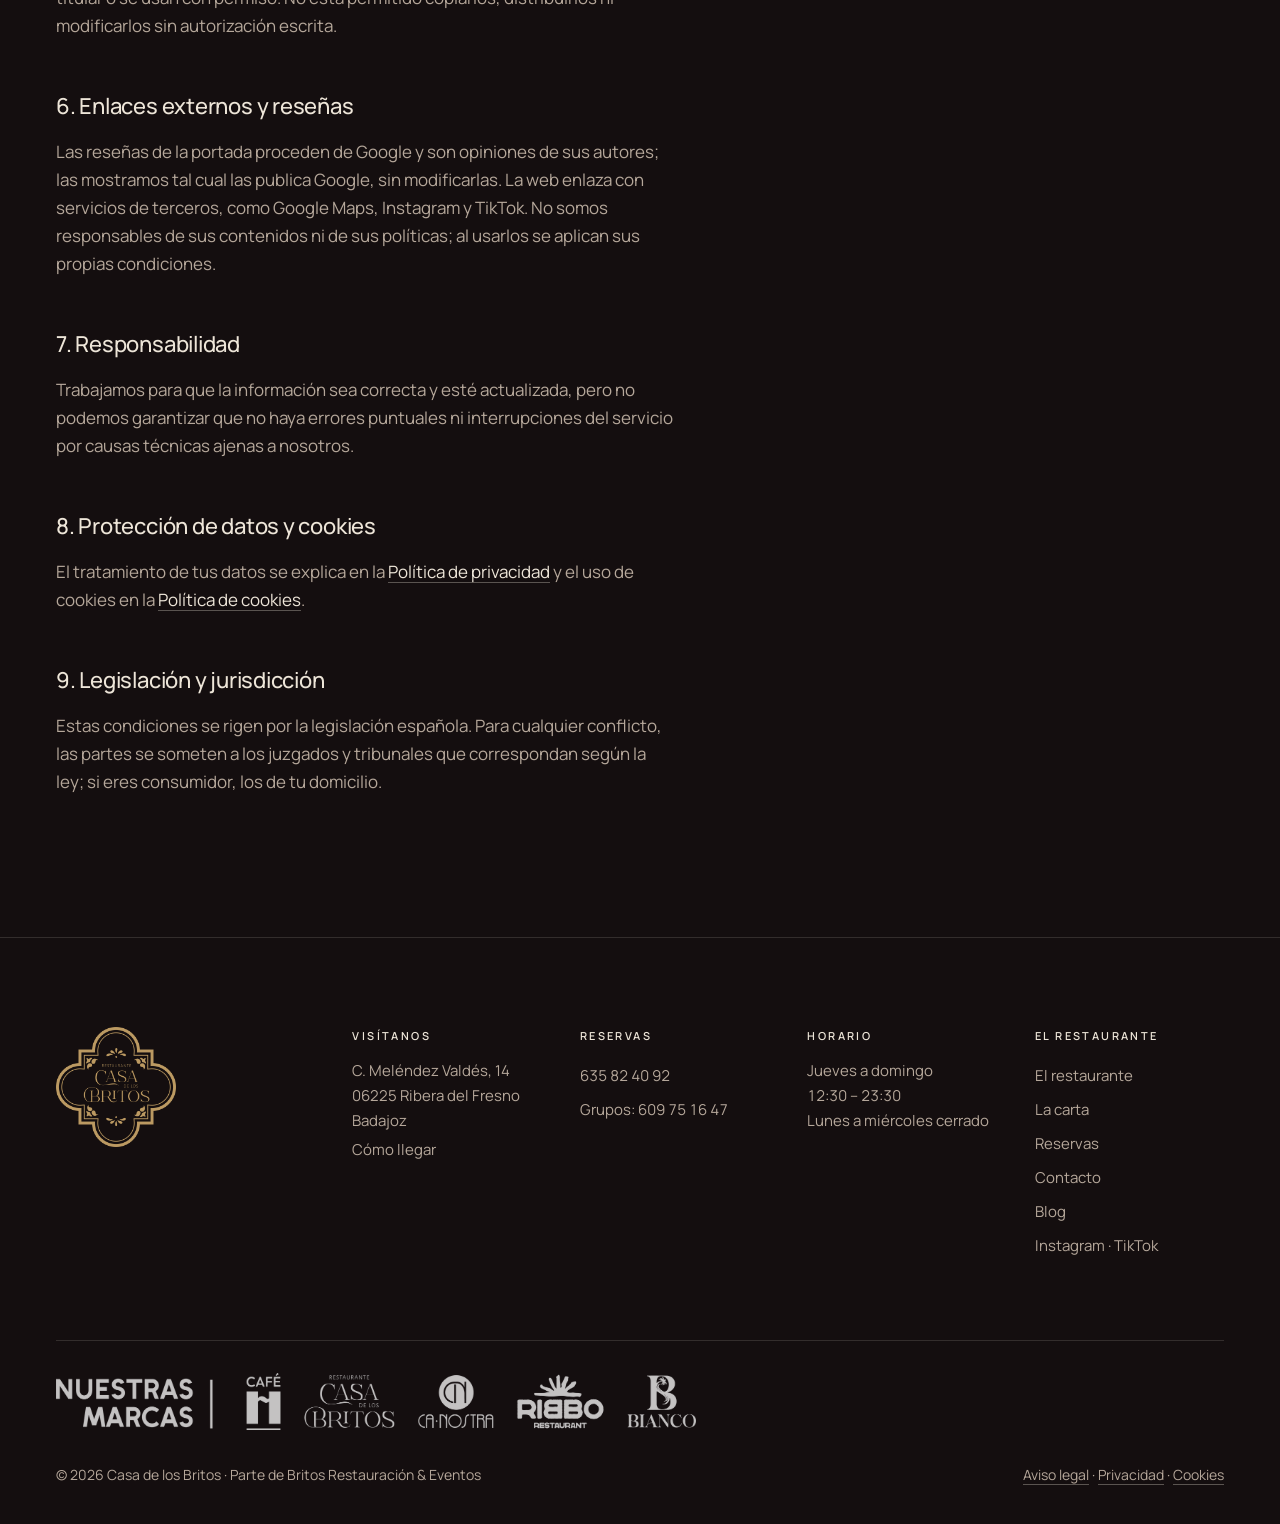
<file: aviso-legal.html>
<!doctype html>
<html lang="es">
<head>
<meta charset="utf-8">
<meta name="viewport" content="width=device-width, initial-scale=1, viewport-fit=cover">
<title>Aviso legal · Casa de los Britos</title>
<script>(function(d){var h=d.documentElement;h.classList.add('js','is-loading');try{if(sessionStorage.getItem('cb-visto'))h.classList.add('loader-quick')}catch(e){}setTimeout(function(){h.classList.remove('is-loading')},6000)})(document)</script>
<meta name="description" content="Aviso legal de la web de Casa de los Britos y Britos Restauración & Eventos.">
<meta name="theme-color" content="#140e0f">
<meta property="og:type" content="website">
<meta property="og:locale" content="es_ES">
<meta property="og:title" content="Aviso legal · Casa de los Britos">
<meta property="og:description" content="Aviso legal de la web de Casa de los Britos y Britos Restauración & Eventos.">
<meta property="og:image" content="assets/img/dsc06948-1600.webp">
<link rel="icon" type="image/png" href="assets/logos/casa-logo-completo.png">
<link rel="preload" href="assets/fonts/manrope-latin.woff2" as="font" type="font/woff2" crossorigin>

<link rel="stylesheet" href="assets/css/styles.css?v=9f43c3b7">
<script src="assets/js/main.js?v=a32b78e7" defer></script>
<script src="assets/js/motion.js?v=11d99c30" defer></script>
<script src="assets/js/carousel.js?v=3fe8a7d3" defer></script>
<script src="assets/js/cursor.js?v=483a7f32" defer></script>
</head>
<body data-theme="casa">
<div class="loader" aria-hidden="true"><img class="loader__mark" src="assets/logos/casa-logo-completo-laton.png" alt="" width="800" height="800"><span class="loader__line"><i></i></span></div>
<svg width="0" height="0" style="position:absolute" aria-hidden="true" focusable="false">
  <symbol id="i-phone" viewBox="0 0 24 24"><path d="M5 4h4l2 5-2.5 1.5a11 11 0 0 0 5 5L15 13l5 2v4a2 2 0 0 1-2 2A16 16 0 0 1 3 6a2 2 0 0 1 2-2"/></symbol>
  <symbol id="i-arrow" viewBox="0 0 24 24"><path d="M5 12h14M13 6l6 6-6 6"/></symbol>
  <symbol id="i-copy" viewBox="0 0 24 24"><rect x="9" y="9" width="11" height="11" rx="1.5"/><path d="M5 15V5a1 1 0 0 1 1-1h10"/></symbol>
  <symbol id="i-pin" viewBox="0 0 24 24"><path d="M12 21s-7-6.2-7-11.5a7 7 0 0 1 14 0C19 14.8 12 21 12 21z"/><circle cx="12" cy="9.5" r="2.5"/></symbol>
  <symbol id="i-photo" viewBox="0 0 24 24"><rect x="3" y="5" width="18" height="14" rx="1.5"/><circle cx="9" cy="10" r="1.8"/><path d="M21 16l-5-5-8 8"/></symbol>
</svg>
<a class="skip" href="#main">Saltar al contenido</a>
<header class="top" id="top">
  <a class="top__brand" href="./" aria-label="Casa de los Britos, inicio"><img src="assets/logos/casa-logotipo-03-mantel.png" alt="Restaurante Casa de los Britos" width="800" height="464"></a>
  <div class="top__r">
    <span class="status top__status"><i></i><span data-live>Abrimos de jueves a domingo</span></span>
    <a class="top__call" href="tel:+34635824092" aria-label="Reservar · 635 82 40 92"><svg class="ico" aria-hidden="true"><use href="#i-phone"/></svg><span>Reservar</span><span class="top__num">&nbsp;· <span class="num">635 82 40 92</span></span></a>
    <button class="burger" type="button" data-menu-open aria-expanded="false" aria-controls="menu" aria-label="Abrir menú"><b></b><b></b><b></b></button>
  </div>
</header>
<header class="pill" id="pill" inert>
  <a class="pill__brand" href="./" aria-label="Casa de los Britos, inicio"><img src="assets/logos/casa-logotipo-03-mantel.png" alt="Restaurante Casa de los Britos" width="800" height="464"></a>
  <nav class="pnav" aria-label="Principal"><span class="hl" aria-hidden="true"></span><a href="el-restaurante">El restaurante</a><a href="carta">La carta</a><a href="reservas">Reservas</a><a href="contacto">Contacto</a><a href="blog">Blog</a></nav>
  <span class="pnav__sep" aria-hidden="true"></span><a class="pnav__brand" href="eventos"><img src="assets/logos/britos-icono-white.png" alt="" width="18" height="18">Eventos</a>
  <a class="btn pill__call" href="tel:+34635824092"><svg class="ico" aria-hidden="true"><use href="#i-phone"/></svg>Reservar<span class="pill__num">&nbsp;<span class="num">635 82 40 92</span></span></a>
  <button class="burger" type="button" data-menu-open aria-expanded="false" aria-controls="menu" aria-label="Abrir menú"><b></b><b></b><b></b></button>
</header>
<div class="menu" id="menu" role="dialog" aria-modal="true" aria-label="Menú" inert>
  <div class="menu__head">
    <a href="./" aria-label="Casa de los Britos, inicio"><img src="assets/logos/casa-logotipo-03-mantel.png" alt="Restaurante Casa de los Britos" width="800" height="464"></a>
    <button class="burger" type="button" data-menu-close aria-expanded="true" aria-label="Cerrar menú"><b></b><b></b><b></b></button>
  </div>
  <div class="menu__body">
    <ul class="mlinks">
      <li style="--i:0"><a href="./" data-prev="0"><small>Inicio</small><span>Casa de los Britos</span></a></li>
      <li style="--i:1"><a href="el-restaurante" data-prev="1"><small>El lugar</small><span>El restaurante</span></a></li>
      <li style="--i:2"><a href="carta" data-prev="2"><small>Cocina</small><span>La carta</span></a></li>
      <li style="--i:3"><a href="reservas" data-prev="3"><small>Mesa</small><span>Reservas</span></a></li>
      <li style="--i:4"><a href="contacto" data-prev="4"><small>Visita</small><span>Contacto</span></a></li>
      <li style="--i:5"><a href="blog" data-prev="5"><small>Novedades</small><span>Blog</span></a></li>
      <li class="mlinks__out" style="--i:6"><a href="eventos"><img src="assets/logos/eventos-logotipo-01-white.png" alt="Britos Restauración & Eventos" width="800" height="220" loading="lazy"><svg class="ico" aria-hidden="true"><use href="#i-arrow"/></svg></a></li>
    </ul>
    <div class="mprev" aria-hidden="true"><img src="assets/img/4e3a8246-800.webp" alt="" loading="lazy" class="on"><img src="assets/img/dsc06935-800.webp" alt="" loading="lazy"><img src="assets/img/dsc07287-800.webp" alt="" loading="lazy"><img src="assets/img/4e3a8236-800.webp" alt="" loading="lazy"><img src="assets/img/dsc06948-800.webp" alt="" loading="lazy"><img src="assets/img/4e3a8597-800.webp" alt="" loading="lazy"></div>
  </div>
  <div class="menu__foot">
    <div><b>Dirección</b><a href="https://www.google.com/maps/search/?api=1&query=Casa+de+los+Britos%2C+C.+Mel%C3%A9ndez+Vald%C3%A9s+14%2C+Ribera+del+Fresno" target="_blank" rel="noopener">C. Meléndez Valdés, 14<br>Ribera del Fresno</a></div>
    <div><b>Hoy</b><span data-live>Abrimos de jueves a domingo</span></div>
    <div><b>Reservas</b><a class="num" href="tel:+34635824092">635 82 40 92</a></div>
    <div><b>Síguenos</b><a href="https://www.instagram.com/casadelosbritos/" target="_blank" rel="noopener">Instagram</a> · <a href="https://www.tiktok.com/@casadelosbritos" target="_blank" rel="noopener">TikTok</a></div>
  </div>
</div>
<main id="main">

<section class="section legal" style="padding-top:calc(var(--head-space) + clamp(64px, 8vw, 120px))" aria-labelledby="legal-title">
  <div class="wrap">
    <h1 id="legal-title" class="display primor">Aviso legal</h1>
    <p class="lead mt-m">Información sobre el titular de esta web y las condiciones para usarla, conforme a la Ley 34/2002 de Servicios de la Sociedad de la Información y de Comercio Electrónico (LSSI-CE).</p>
    <p class="legal__date">Última actualización: noviembre de 2026</p>
    <div class="legal__body">
      <h2>1. Titular de la web</h2><ul>
      <li><strong>Titular:</strong> Britos Restauración &amp; Eventos S.L.</li>
      <li><strong>Nombres comerciales:</strong> Casa de los Britos y Britos Restauración &amp; Eventos</li>
      <li><strong>NIF/CIF:</strong> B23977234</li>
      <li><strong>Actividad:</strong> Restaurante (CNAE 56.11), catering y servicio de bebidas</li>
      <li><strong>Domicilio:</strong> C. Meléndez Valdés, 14, 06225 Ribera del Fresno (Badajoz)</li>
      <li><strong>Teléfono:</strong> 635 82 40 92</li>
      <li><strong>Correo electrónico:</strong> <mark class="pend">[correo de contacto]</mark></li>
      <li><strong>Datos registrales:</strong> <mark class="pend">[Registro Mercantil de Badajoz: tomo, folio, hoja e inscripción]</mark></li>
    </ul>
    <p>Esta web reúne la información del Restaurante Casa de los Britos y de Britos Restauración &amp; Eventos.</p>
      <h2>2. Objeto</h2><p>La web informa sobre el restaurante, su carta, su horario y sus servicios de eventos y catering, y permite contactar por teléfono o mediante formularios. Las reservas de mesa se hacen solo por teléfono.</p>
      <h2>3. Condiciones de uso</h2><p>Al navegar por esta web aceptas estas condiciones. Te comprometes a usarla de forma lícita, sin dañar su funcionamiento ni el de otros usuarios, y a no introducir en los formularios datos falsos o de terceros sin su permiso.</p>
      <h2>4. Información de la carta, precios y horarios</h2><p>La carta, los vinos y los horarios pueden cambiar según la temporada y el mercado. Ante cualquier duda, confírmalo por teléfono. La información sobre alérgenos está disponible en el restaurante: pregúntala al personal.</p>
      <h2>5. Propiedad intelectual e industrial</h2><p>Los textos, fotografías, logotipos, marcas y diseño de esta web pertenecen a su titular o se usan con permiso. No está permitido copiarlos, distribuirlos ni modificarlos sin autorización escrita.</p>
      <h2>6. Enlaces externos y reseñas</h2><p>Las reseñas de la portada proceden de Google y son opiniones de sus autores; las mostramos tal cual las publica Google, sin modificarlas. La web enlaza con servicios de terceros, como Google Maps, Instagram y TikTok. No somos responsables de sus contenidos ni de sus políticas; al usarlos se aplican sus propias condiciones.</p>
      <h2>7. Responsabilidad</h2><p>Trabajamos para que la información sea correcta y esté actualizada, pero no podemos garantizar que no haya errores puntuales ni interrupciones del servicio por causas técnicas ajenas a nosotros.</p>
      <h2>8. Protección de datos y cookies</h2><p>El tratamiento de tus datos se explica en la <a href="privacidad">Política de privacidad</a> y el uso de cookies en la <a href="cookies">Política de cookies</a>.</p>
      <h2>9. Legislación y jurisdicción</h2><p>Estas condiciones se rigen por la legislación española. Para cualquier conflicto, las partes se someten a los juzgados y tribunales que correspondan según la ley; si eres consumidor, los de tu domicilio.</p>
    </div>
  </div>
</section>
</main>
<footer class="footer">
  <div class="wrap">
    <div class="footer__top">
      <div><img class="footer__logo" src="assets/logos/casa-logo-completo-laton.png" alt="Restaurante Casa de los Britos" width="800" height="800" loading="lazy"></div>
      <div>
        <h2>Visítanos</h2>
        <address>C. Meléndez Valdés, 14<br>06225 Ribera del Fresno<br>Badajoz</address>
        <p><a href="https://www.google.com/maps/search/?api=1&query=Casa+de+los+Britos%2C+C.+Mel%C3%A9ndez+Vald%C3%A9s+14%2C+Ribera+del+Fresno" target="_blank" rel="noopener">Cómo llegar</a></p>
      </div>
      <div>
        <h2>Reservas</h2>
        <p><a class="num" href="tel:+34635824092">635 82 40 92</a></p>
        <p>Grupos: <a class="num" href="tel:+34609751647">609 75 16 47</a></p>
      </div>
      <div>
        <h2>Horario</h2>
        <p>Jueves a domingo<br><span class="num">12:30 – 23:30</span><br>Lunes a miércoles cerrado</p>
      </div>
      <div>
        <h2>El restaurante</h2>
        <ul><li><a href="el-restaurante">El restaurante</a></li><li><a href="carta">La carta</a></li><li><a href="reservas">Reservas</a></li><li><a href="contacto">Contacto</a></li><li><a href="blog">Blog</a></li><li><a href="https://www.instagram.com/casadelosbritos/" target="_blank" rel="noopener">Instagram</a> · <a href="https://www.tiktok.com/@casadelosbritos" target="_blank" rel="noopener">TikTok</a></li></ul>
      </div>
    </div>
    <div class="footer__brands"><img src="assets/logos/eventos-nuestras-marcas-white.png" alt="Nuestras marcas: Café Hibernia, Restaurante Casa de los Britos, Ca·Nostra, Ribbo Restaurant y Bianco" width="1800" height="159" loading="lazy"></div>
    <div class="footer__legal"><p>© <span data-year>2026</span> Casa de los Britos · Parte de <a href="eventos">Britos Restauración &amp; Eventos</a></p><p class="footer__links"><a href="aviso-legal">Aviso legal</a> · <a href="privacidad">Privacidad</a> · <a href="cookies">Cookies</a></p></div>
  </div>
</footer>
<p id="live" class="sr-only" aria-live="polite"></p>
</body>
</html>
</file>
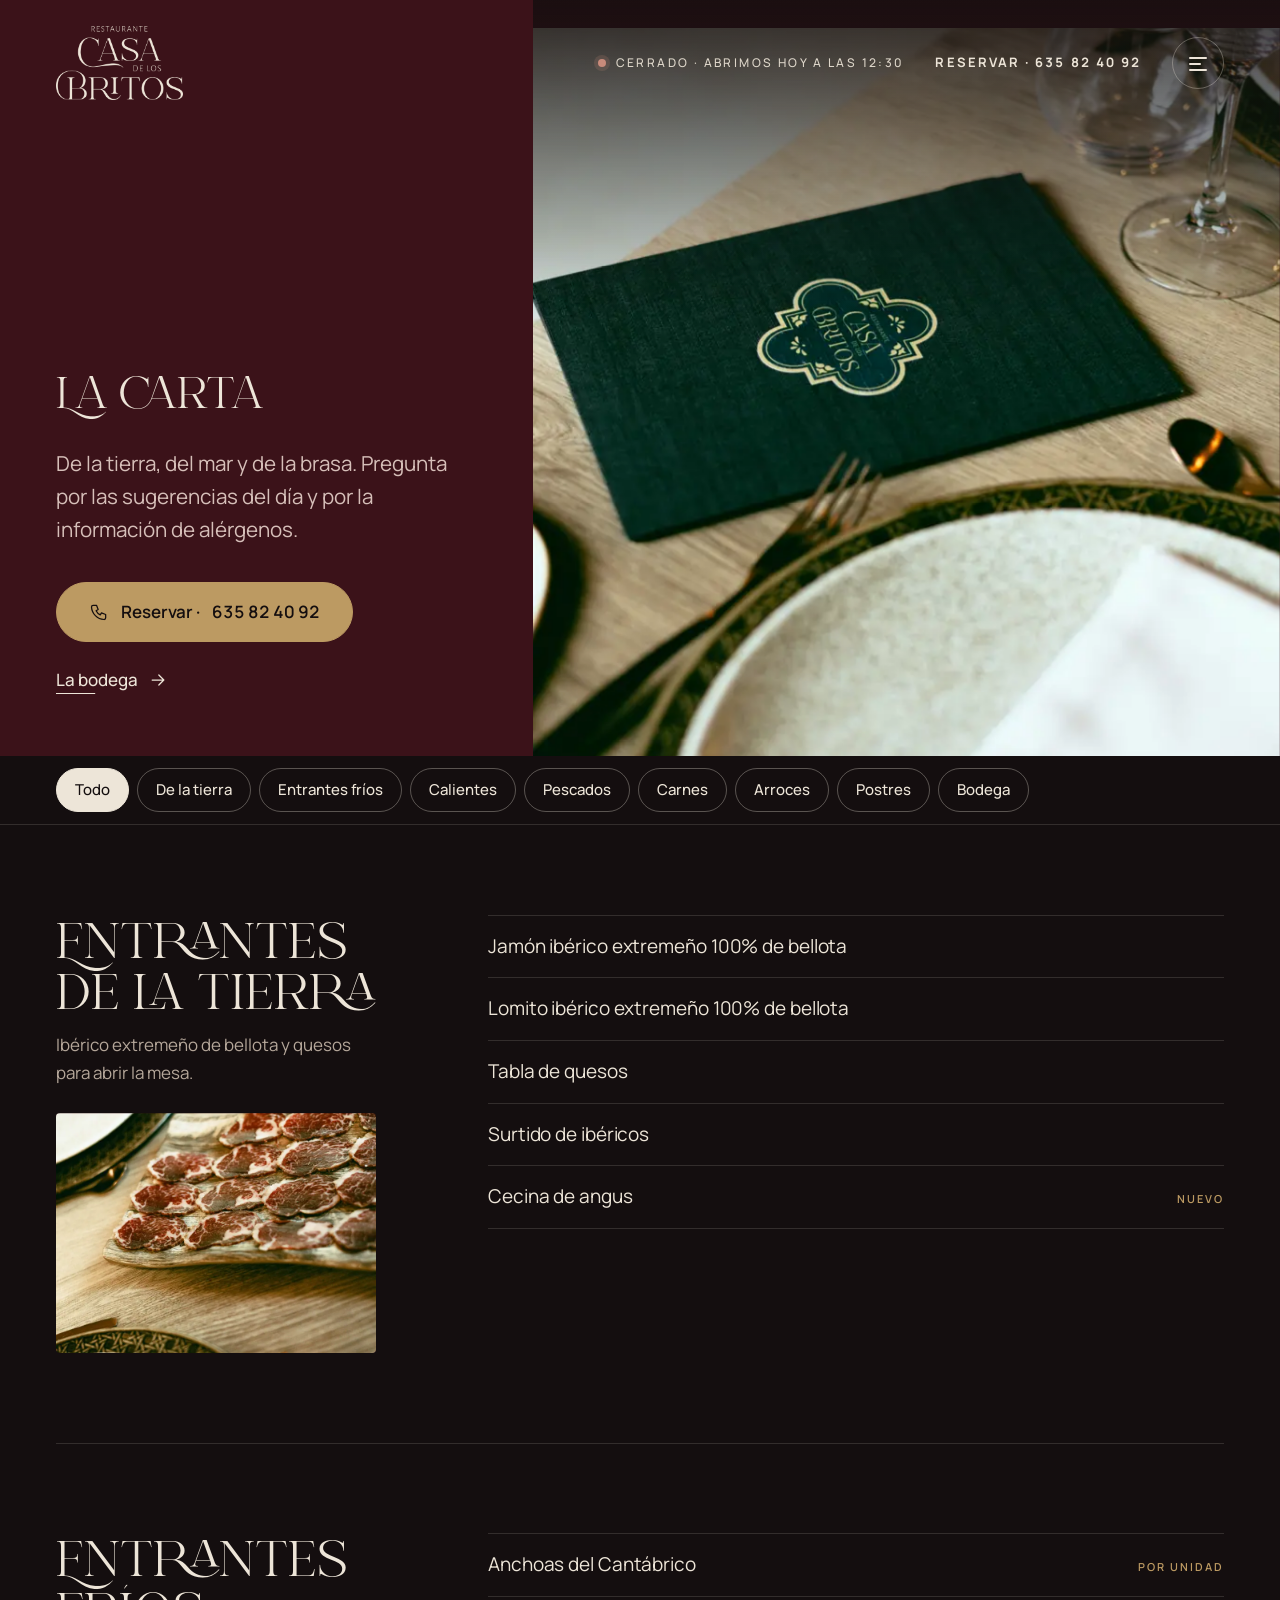
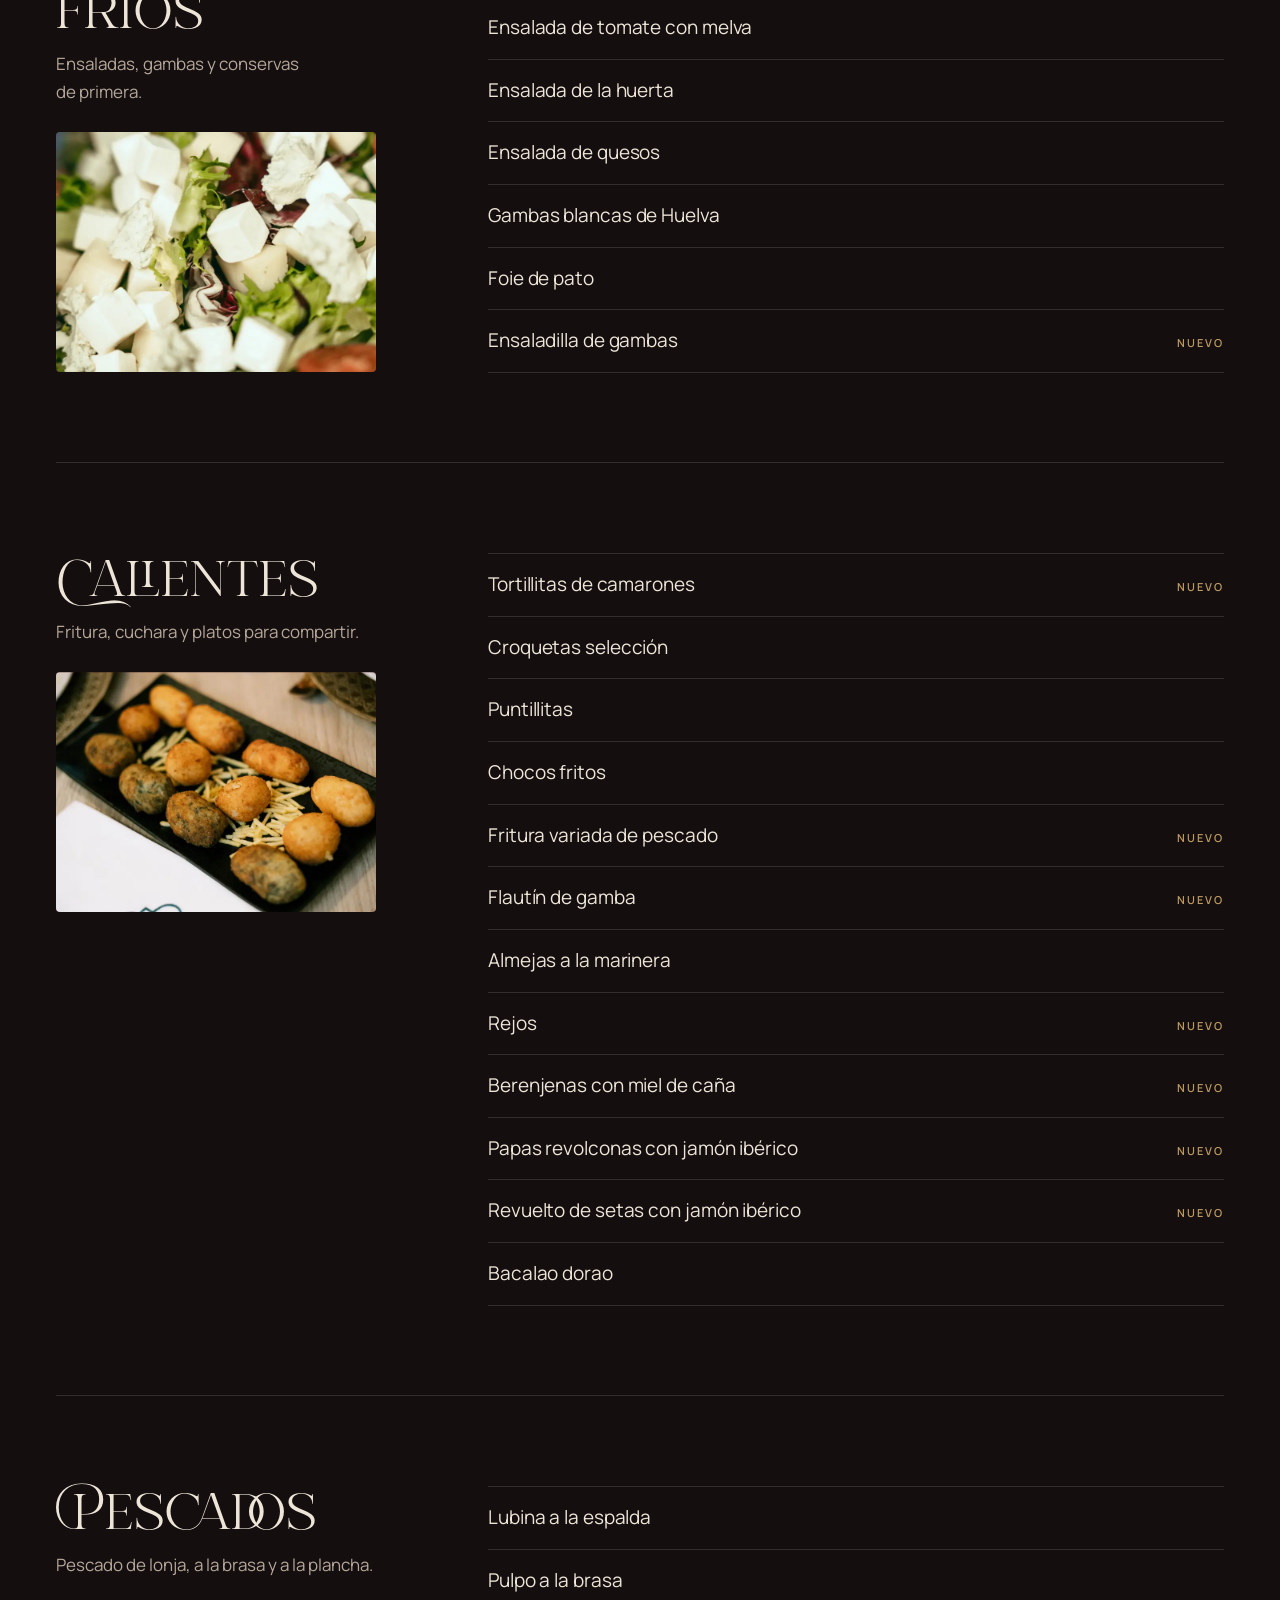
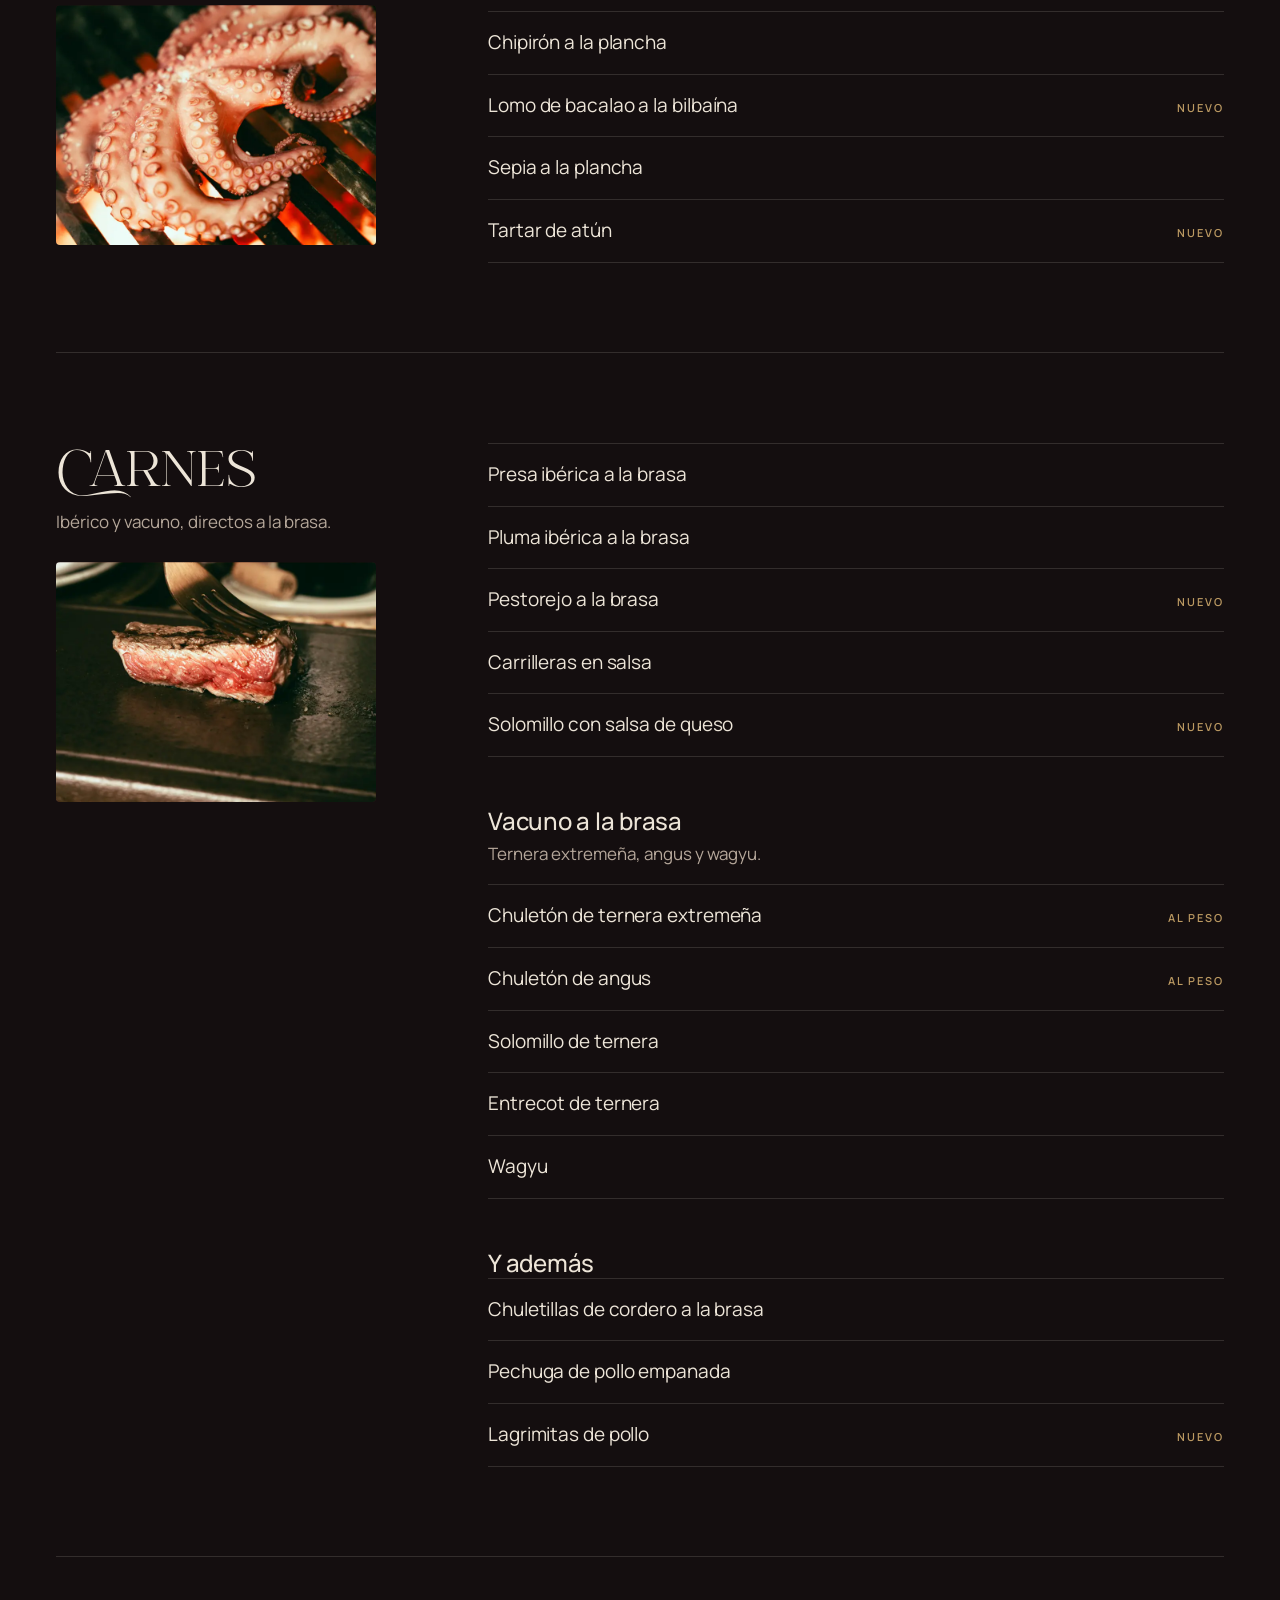
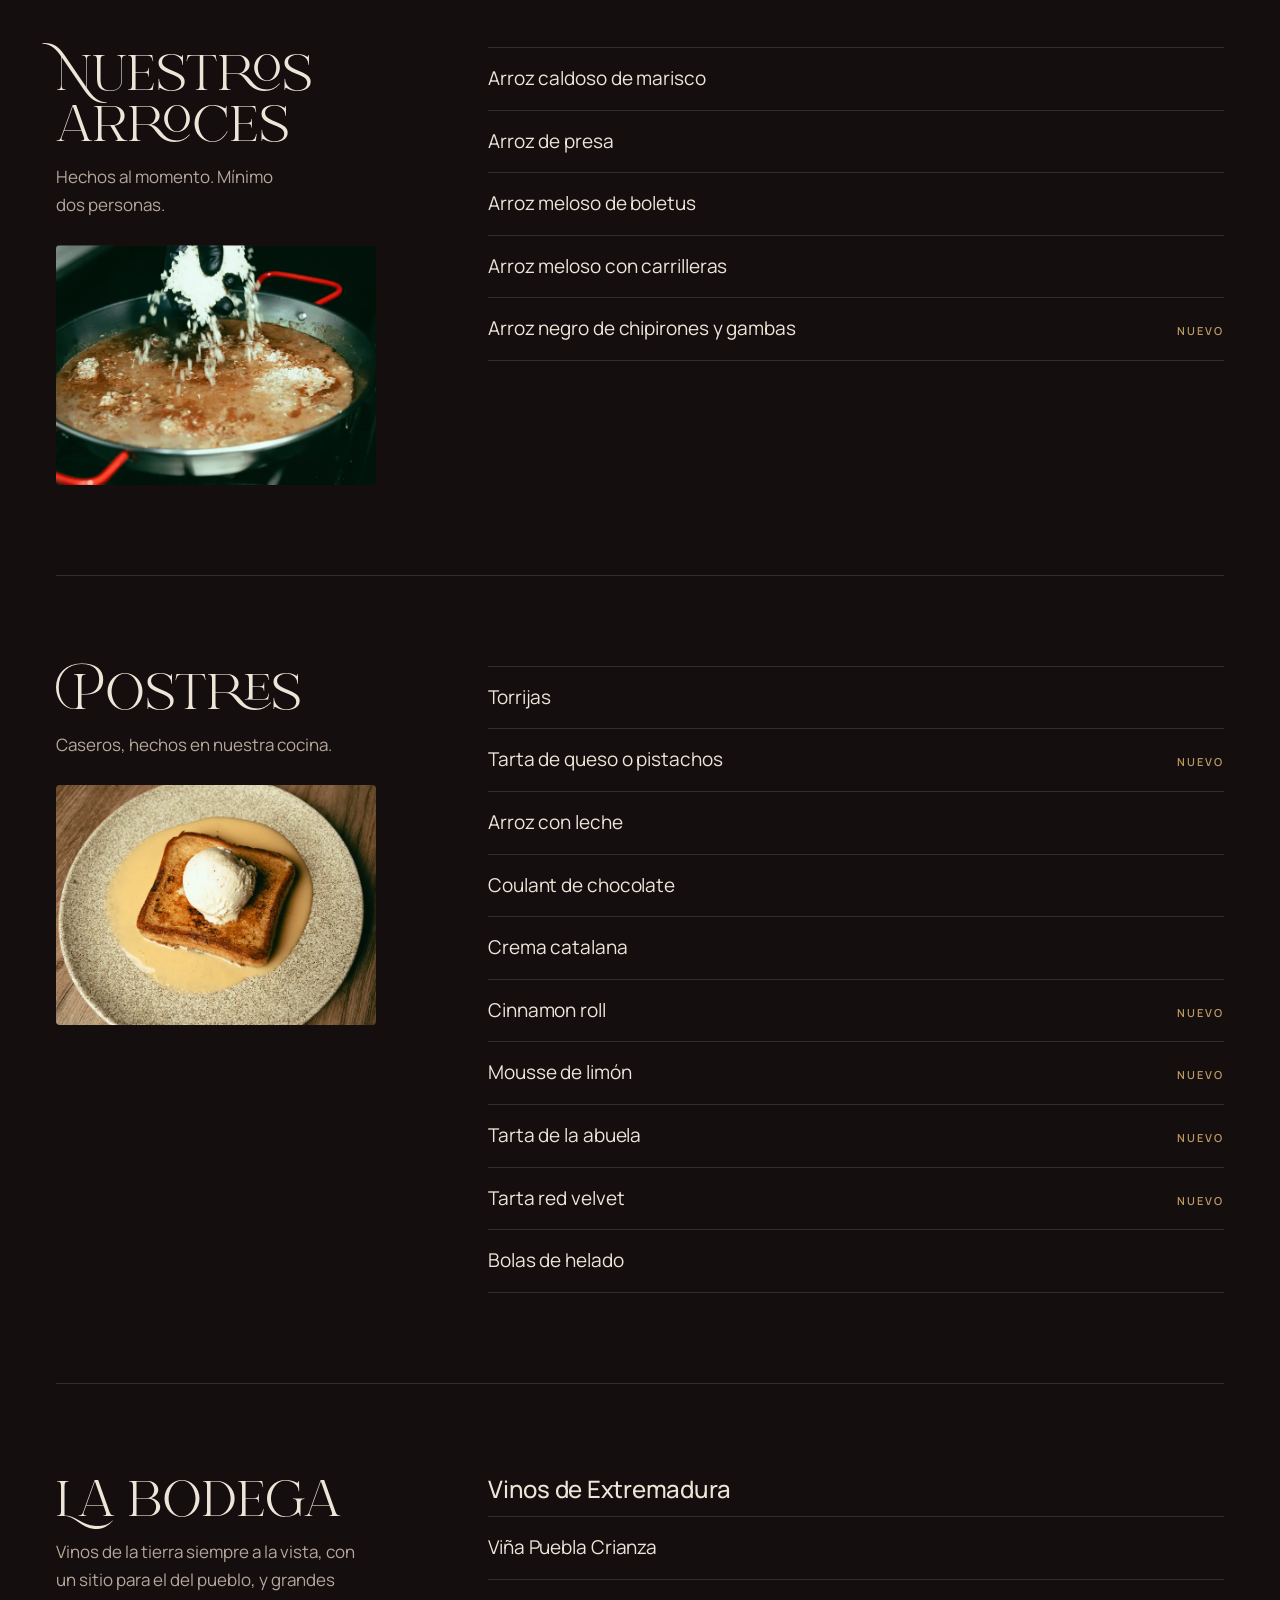
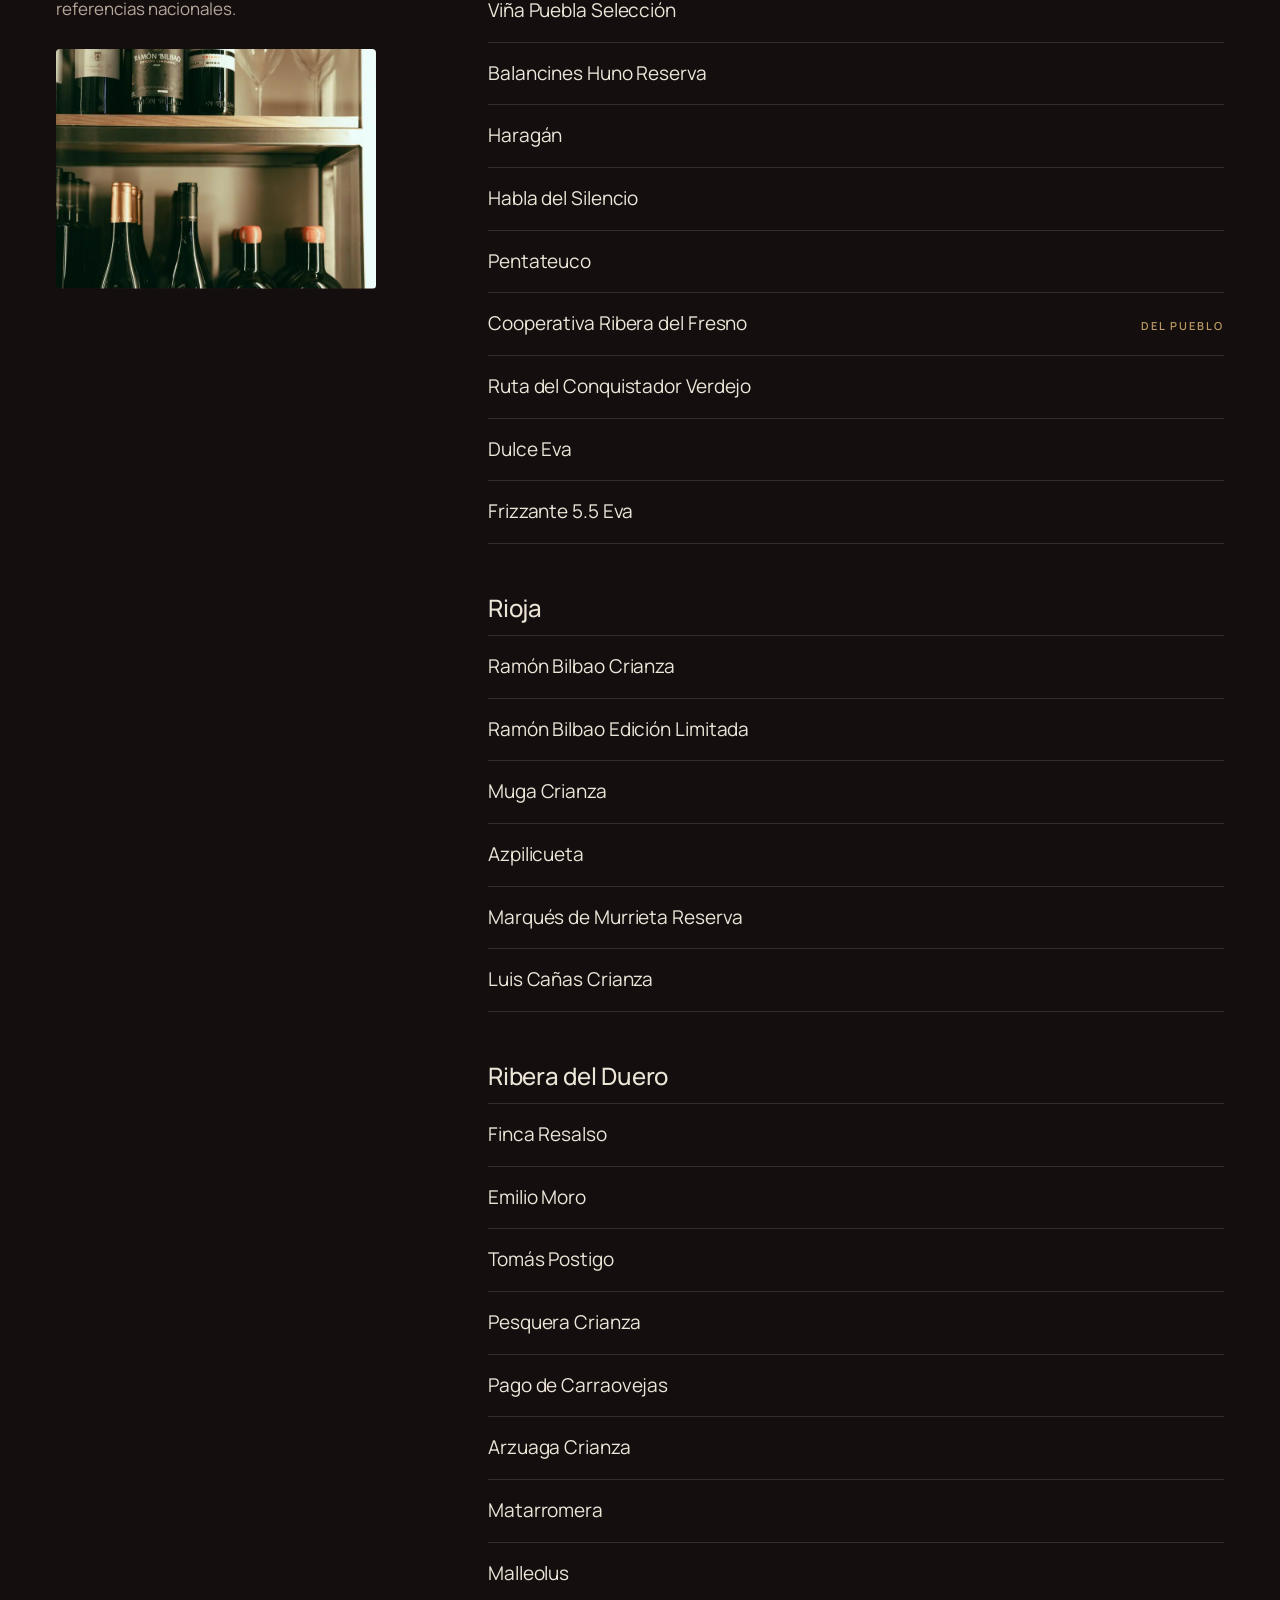
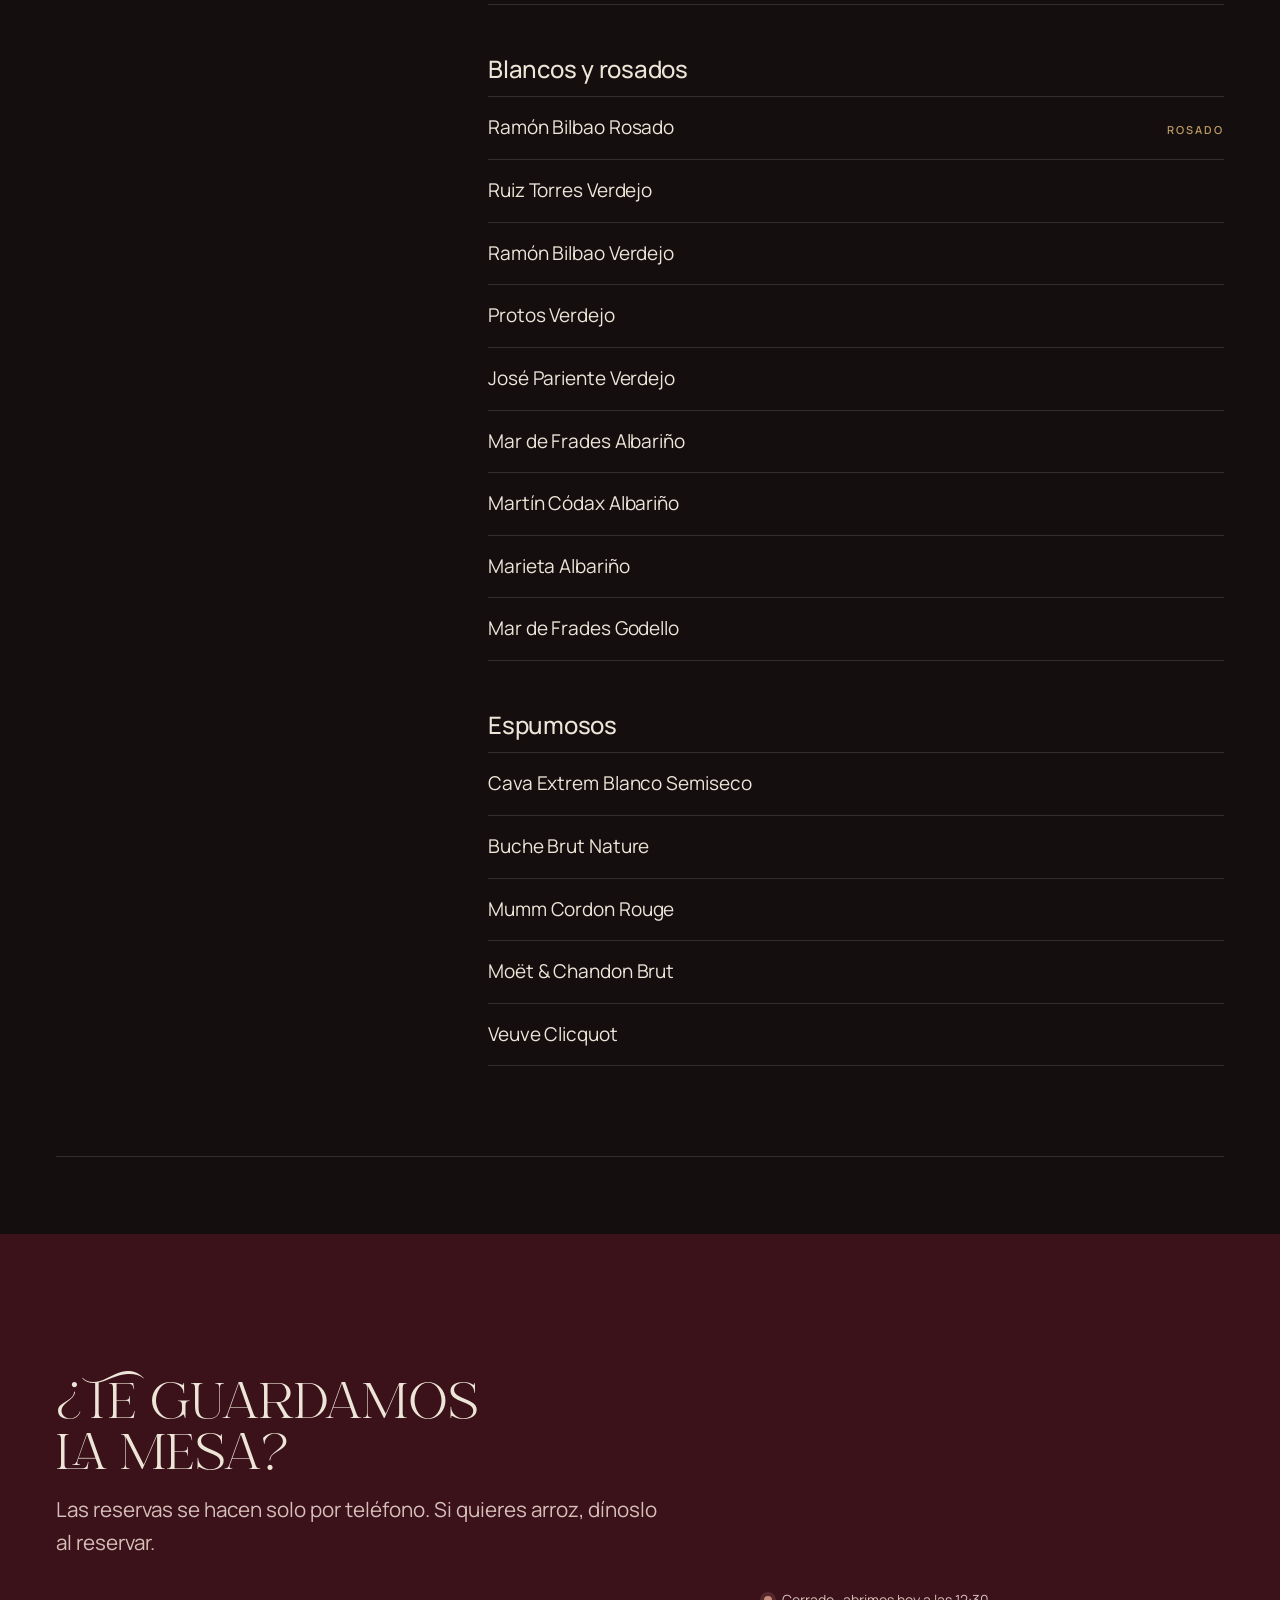
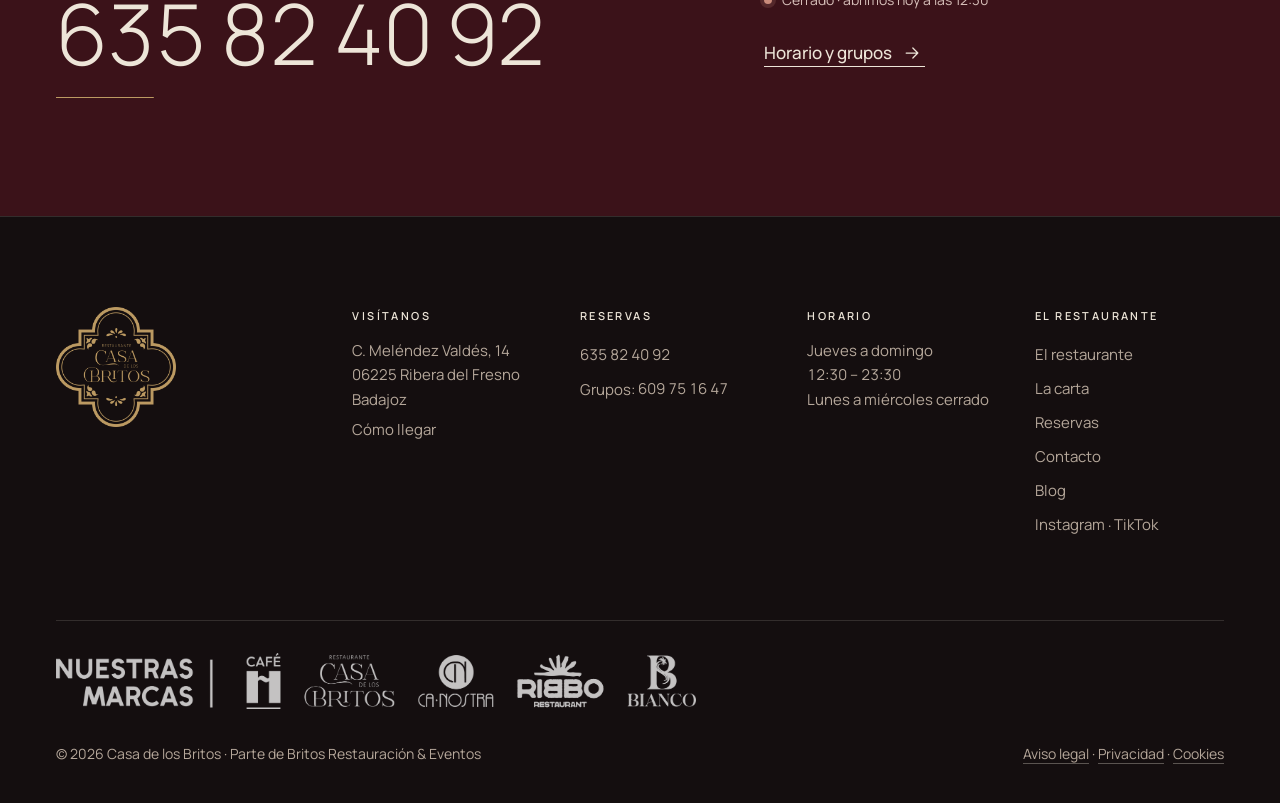
<file: carta.html>
<!doctype html>
<html lang="es">
<head>
<meta charset="utf-8">
<meta name="viewport" content="width=device-width, initial-scale=1, viewport-fit=cover">
<title>La carta · Casa de los Britos</title>
<script>(function(d){var h=d.documentElement;h.classList.add('js','is-loading');try{if(sessionStorage.getItem('cb-visto'))h.classList.add('loader-quick')}catch(e){}setTimeout(function(){h.classList.remove('is-loading')},6000)})(document)</script>
<meta name="description" content="La carta de Casa de los Britos: entrantes de la tierra, ibérico de bellota, pescados, carnes y vacuno a la brasa, arroces, postres caseros y bodega.">
<meta name="theme-color" content="#140e0f">
<meta property="og:type" content="website">
<meta property="og:locale" content="es_ES">
<meta property="og:title" content="La carta · Casa de los Britos">
<meta property="og:description" content="La carta de Casa de los Britos: entrantes de la tierra, ibérico de bellota, pescados, carnes y vacuno a la brasa, arroces, postres caseros y bodega.">
<meta property="og:image" content="assets/img/4e3a8199-1600.webp">
<link rel="icon" type="image/png" href="assets/logos/casa-logo-completo.png">
<link rel="preload" href="assets/fonts/manrope-latin.woff2" as="font" type="font/woff2" crossorigin>
<link rel="preload" as="image" href="assets/img/4e3a8199-1600.webp" imagesrcset="assets/img/4e3a8199-800.webp 800w, assets/img/4e3a8199-1600.webp 1600w" imagesizes="(max-width: 899px) 100vw, 58vw">
<link rel="stylesheet" href="assets/css/styles.css?v=9f43c3b7">
<script src="assets/js/main.js?v=a32b78e7" defer></script>
<script src="assets/js/motion.js?v=11d99c30" defer></script>
<script src="assets/js/carousel.js?v=3fe8a7d3" defer></script>
<script src="assets/js/cursor.js?v=483a7f32" defer></script>
</head>
<body data-theme="casa">
<div class="loader" aria-hidden="true"><img class="loader__mark" src="assets/logos/casa-logo-completo-laton.png" alt="" width="800" height="800"><span class="loader__line"><i></i></span></div>
<svg width="0" height="0" style="position:absolute" aria-hidden="true" focusable="false">
  <symbol id="i-phone" viewBox="0 0 24 24"><path d="M5 4h4l2 5-2.5 1.5a11 11 0 0 0 5 5L15 13l5 2v4a2 2 0 0 1-2 2A16 16 0 0 1 3 6a2 2 0 0 1 2-2"/></symbol>
  <symbol id="i-arrow" viewBox="0 0 24 24"><path d="M5 12h14M13 6l6 6-6 6"/></symbol>
  <symbol id="i-copy" viewBox="0 0 24 24"><rect x="9" y="9" width="11" height="11" rx="1.5"/><path d="M5 15V5a1 1 0 0 1 1-1h10"/></symbol>
  <symbol id="i-pin" viewBox="0 0 24 24"><path d="M12 21s-7-6.2-7-11.5a7 7 0 0 1 14 0C19 14.8 12 21 12 21z"/><circle cx="12" cy="9.5" r="2.5"/></symbol>
  <symbol id="i-photo" viewBox="0 0 24 24"><rect x="3" y="5" width="18" height="14" rx="1.5"/><circle cx="9" cy="10" r="1.8"/><path d="M21 16l-5-5-8 8"/></symbol>
</svg>
<a class="skip" href="#main">Saltar al contenido</a>
<header class="top" id="top">
  <a class="top__brand" href="./" aria-label="Casa de los Britos, inicio"><img src="assets/logos/casa-logotipo-03-mantel.png" alt="Restaurante Casa de los Britos" width="800" height="464"></a>
  <div class="top__r">
    <span class="status top__status"><i></i><span data-live>Abrimos de jueves a domingo</span></span>
    <a class="top__call" href="tel:+34635824092" aria-label="Reservar · 635 82 40 92"><svg class="ico" aria-hidden="true"><use href="#i-phone"/></svg><span>Reservar</span><span class="top__num">&nbsp;· <span class="num">635 82 40 92</span></span></a>
    <button class="burger" type="button" data-menu-open aria-expanded="false" aria-controls="menu" aria-label="Abrir menú"><b></b><b></b><b></b></button>
  </div>
</header>
<header class="pill" id="pill" inert>
  <a class="pill__brand" href="./" aria-label="Casa de los Britos, inicio"><img src="assets/logos/casa-logotipo-03-mantel.png" alt="Restaurante Casa de los Britos" width="800" height="464"></a>
  <nav class="pnav" aria-label="Principal"><span class="hl" aria-hidden="true"></span><a href="el-restaurante">El restaurante</a><a href="carta" aria-current="page">La carta</a><a href="reservas">Reservas</a><a href="contacto">Contacto</a><a href="blog">Blog</a></nav>
  <span class="pnav__sep" aria-hidden="true"></span><a class="pnav__brand" href="eventos"><img src="assets/logos/britos-icono-white.png" alt="" width="18" height="18">Eventos</a>
  <a class="btn pill__call" href="tel:+34635824092"><svg class="ico" aria-hidden="true"><use href="#i-phone"/></svg>Reservar<span class="pill__num">&nbsp;<span class="num">635 82 40 92</span></span></a>
  <button class="burger" type="button" data-menu-open aria-expanded="false" aria-controls="menu" aria-label="Abrir menú"><b></b><b></b><b></b></button>
</header>
<div class="menu" id="menu" role="dialog" aria-modal="true" aria-label="Menú" inert>
  <div class="menu__head">
    <a href="./" aria-label="Casa de los Britos, inicio"><img src="assets/logos/casa-logotipo-03-mantel.png" alt="Restaurante Casa de los Britos" width="800" height="464"></a>
    <button class="burger" type="button" data-menu-close aria-expanded="true" aria-label="Cerrar menú"><b></b><b></b><b></b></button>
  </div>
  <div class="menu__body">
    <ul class="mlinks">
      <li style="--i:0"><a href="./" data-prev="0"><small>Inicio</small><span>Casa de los Britos</span></a></li>
      <li style="--i:1"><a href="el-restaurante" data-prev="1"><small>El lugar</small><span>El restaurante</span></a></li>
      <li style="--i:2"><a href="carta" data-prev="2" aria-current="page"><small>Cocina</small><span>La carta</span></a></li>
      <li style="--i:3"><a href="reservas" data-prev="3"><small>Mesa</small><span>Reservas</span></a></li>
      <li style="--i:4"><a href="contacto" data-prev="4"><small>Visita</small><span>Contacto</span></a></li>
      <li style="--i:5"><a href="blog" data-prev="5"><small>Novedades</small><span>Blog</span></a></li>
      <li class="mlinks__out" style="--i:6"><a href="eventos"><img src="assets/logos/eventos-logotipo-01-white.png" alt="Britos Restauración & Eventos" width="800" height="220" loading="lazy"><svg class="ico" aria-hidden="true"><use href="#i-arrow"/></svg></a></li>
    </ul>
    <div class="mprev" aria-hidden="true"><img src="assets/img/4e3a8246-800.webp" alt="" loading="lazy" class="on"><img src="assets/img/dsc06935-800.webp" alt="" loading="lazy"><img src="assets/img/dsc07287-800.webp" alt="" loading="lazy"><img src="assets/img/4e3a8236-800.webp" alt="" loading="lazy"><img src="assets/img/dsc06948-800.webp" alt="" loading="lazy"><img src="assets/img/4e3a8597-800.webp" alt="" loading="lazy"></div>
  </div>
  <div class="menu__foot">
    <div><b>Dirección</b><a href="https://www.google.com/maps/search/?api=1&query=Casa+de+los+Britos%2C+C.+Mel%C3%A9ndez+Vald%C3%A9s+14%2C+Ribera+del+Fresno" target="_blank" rel="noopener">C. Meléndez Valdés, 14<br>Ribera del Fresno</a></div>
    <div><b>Hoy</b><span data-live>Abrimos de jueves a domingo</span></div>
    <div><b>Reservas</b><a class="num" href="tel:+34635824092">635 82 40 92</a></div>
    <div><b>Síguenos</b><a href="https://www.instagram.com/casadelosbritos/" target="_blank" rel="noopener">Instagram</a> · <a href="https://www.tiktok.com/@casadelosbritos" target="_blank" rel="noopener">TikTok</a></div>
  </div>
</div>
<main id="main">

<section class="hero hero--short" data-enter aria-labelledby="carta-title">
  <div class="hero__text">
    <div>
      <h1 id="carta-title" class="display primor enter" style="--i:0">La carta</h1>
      <p class="lead mt-m enter" style="--i:1">De la tierra, del mar y de la brasa. Pregunta por las sugerencias del día y por la información de alérgenos.</p>
    </div>
    <div class="hero__cta enter" style="--i:2" data-callbar-hide>
      <a class="btn btn--lg" href="tel:+34635824092"><svg class="ico" aria-hidden="true"><use href="#i-phone"/></svg>Reservar · <span class="num">635 82 40 92</span></a>
      <a class="link" href="#bodega">La bodega <svg class="ico" aria-hidden="true"><use href="#i-arrow"/></svg></a>
    </div>
  </div>
  <div class="hero__media">
    <figure class="ph"><img src="assets/img/4e3a8199-1600.webp" srcset="assets/img/4e3a8199-800.webp 800w, assets/img/4e3a8199-1600.webp 1600w" sizes="(max-width: 899px) 100vw, 58vw" width="1600" height="2400" alt="Carta de Casa de los Britos sobre la mesa, junto al plato y la servilleta bordada" fetchpriority="high" style="object-position:center 30%"></figure>
  </div>
</section>

<div class="filters-bar" id="carta-inicio">
  <div class="wrap">
    <div class="filters" data-filters role="group" aria-label="Filtrar la carta"><button class="chip" type="button" data-filter="todo" aria-pressed="true">Todo</button><button class="chip" type="button" data-filter="tierra" aria-pressed="false">De la tierra</button><button class="chip" type="button" data-filter="frios" aria-pressed="false">Entrantes fríos</button><button class="chip" type="button" data-filter="calientes" aria-pressed="false">Calientes</button><button class="chip" type="button" data-filter="pescados" aria-pressed="false">Pescados</button><button class="chip" type="button" data-filter="carnes" aria-pressed="false">Carnes</button><button class="chip" type="button" data-filter="arroces" aria-pressed="false">Arroces</button><button class="chip" type="button" data-filter="postres" aria-pressed="false">Postres</button><button class="chip" type="button" data-filter="bodega" aria-pressed="false">Bodega</button></div>
  </div>
</div>

<div class="wrap">
  
  <section class="menu-group" data-group="tierra" id="tierra" aria-labelledby="g-tierra">
    <div class="menu-group__head">
      <h2 id="g-tierra" class="h2">Entrantes de la tierra</h2>
      <p>Ibérico extremeño de bellota y quesos para abrir la mesa.</p>
      <figure class="ph ph--r43"><img src="assets/img/4e3a8357-800.webp" srcset="assets/img/4e3a8357-800.webp 800w, assets/img/4e3a8357-1600.webp 1600w" sizes="(max-width: 899px) 100vw, 320px" width="1600" height="2400" alt="Jamón ibérico de bellota en plato de cerámica" loading="lazy" decoding="async"></figure>
    </div>
    <div>
      <ul class="menu-list"><li><h3>Jamón ibérico extremeño 100% de bellota</h3></li><li><h3>Lomito ibérico extremeño 100% de bellota</h3></li><li><h3>Tabla de quesos</h3></li><li><h3>Surtido de ibéricos</h3></li><li><h3>Cecina de angus</h3><span class="tag">Nuevo</span></li></ul>
      
      
    </div>
  </section>
  <section class="menu-group" data-group="frios" id="frios" aria-labelledby="g-frios">
    <div class="menu-group__head">
      <h2 id="g-frios" class="h2">Entrantes fríos</h2>
      <p>Ensaladas, gambas y conservas de primera.</p>
      <figure class="ph ph--r43"><img src="assets/img/dsc07162-800.webp" srcset="assets/img/dsc07162-800.webp 800w, assets/img/dsc07162-1600.webp 1600w" sizes="(max-width: 899px) 100vw, 320px" width="1600" height="2400" alt="Ensalada de quesos con tomate" loading="lazy" decoding="async"></figure>
    </div>
    <div>
      <ul class="menu-list"><li><h3>Anchoas del Cantábrico</h3><span class="tag">por unidad</span></li><li><h3>Ensalada de tomate con melva</h3></li><li><h3>Ensalada de la huerta</h3></li><li><h3>Ensalada de quesos</h3></li><li><h3>Gambas blancas de Huelva</h3></li><li><h3>Foie de pato</h3></li><li><h3>Ensaladilla de gambas</h3><span class="tag">Nuevo</span></li></ul>
      
      
    </div>
  </section>
  <section class="menu-group" data-group="calientes" id="calientes" aria-labelledby="g-calientes">
    <div class="menu-group__head">
      <h2 id="g-calientes" class="h2">Calientes</h2>
      <p>Fritura, cuchara y platos para compartir.</p>
      <figure class="ph ph--r43"><img src="assets/img/4e3a8434-800.webp" srcset="assets/img/4e3a8434-800.webp 800w, assets/img/4e3a8434-1600.webp 1600w" sizes="(max-width: 899px) 100vw, 320px" width="1600" height="2400" alt="Croquetas caseras en bandeja" loading="lazy" decoding="async"></figure>
    </div>
    <div>
      <ul class="menu-list"><li><h3>Tortillitas de camarones</h3><span class="tag">Nuevo</span></li><li><h3>Croquetas selección</h3></li><li><h3>Puntillitas</h3></li><li><h3>Chocos fritos</h3></li><li><h3>Fritura variada de pescado</h3><span class="tag">Nuevo</span></li><li><h3>Flautín de gamba</h3><span class="tag">Nuevo</span></li><li><h3>Almejas a la marinera</h3></li><li><h3>Rejos</h3><span class="tag">Nuevo</span></li><li><h3>Berenjenas con miel de caña</h3><span class="tag">Nuevo</span></li><li><h3>Papas revolconas con jamón ibérico</h3><span class="tag">Nuevo</span></li><li><h3>Revuelto de setas con jamón ibérico</h3><span class="tag">Nuevo</span></li><li><h3>Bacalao dorao</h3></li></ul>
      
      
    </div>
  </section>
  <section class="menu-group" data-group="pescados" id="pescados" aria-labelledby="g-pescados">
    <div class="menu-group__head">
      <h2 id="g-pescados" class="h2">Pescados</h2>
      <p>Pescado de lonja, a la brasa y a la plancha.</p>
      <figure class="ph ph--r43"><img src="assets/img/dsc07323-800.webp" srcset="assets/img/dsc07323-800.webp 800w, assets/img/dsc07323-1600.webp 1600w" sizes="(max-width: 899px) 100vw, 320px" width="1600" height="2400" alt="Pulpo sobre la parrilla" loading="lazy" decoding="async"></figure>
    </div>
    <div>
      <ul class="menu-list"><li><h3>Lubina a la espalda</h3></li><li><h3>Pulpo a la brasa</h3></li><li><h3>Chipirón a la plancha</h3></li><li><h3>Lomo de bacalao a la bilbaína</h3><span class="tag">Nuevo</span></li><li><h3>Sepia a la plancha</h3></li><li><h3>Tartar de atún</h3><span class="tag">Nuevo</span></li></ul>
      
      
    </div>
  </section>
  <section class="menu-group" data-group="carnes" id="carnes" aria-labelledby="g-carnes">
    <div class="menu-group__head">
      <h2 id="g-carnes" class="h2">Carnes</h2>
      <p>Ibérico y vacuno, directos a la brasa.</p>
      <figure class="ph ph--r43"><img src="assets/img/dsc07346-800.webp" srcset="assets/img/dsc07346-800.webp 800w, assets/img/dsc07346-1600.webp 1600w" sizes="(max-width: 899px) 100vw, 320px" width="1600" height="2400" alt="Carne a la brasa cortada en la mesa" loading="lazy" decoding="async"></figure>
    </div>
    <div>
      <ul class="menu-list"><li><h3>Presa ibérica a la brasa</h3></li><li><h3>Pluma ibérica a la brasa</h3></li><li><h3>Pestorejo a la brasa</h3><span class="tag">Nuevo</span></li><li><h3>Carrilleras en salsa</h3></li><li><h3>Solomillo con salsa de queso</h3><span class="tag">Nuevo</span></li></ul>
      <div class="menu-sub"><h3 class="h3">Vacuno a la brasa</h3><p>Ternera extremeña, angus y wagyu.</p><ul class="menu-list"><li><h3>Chuletón de ternera extremeña</h3><span class="tag">al peso</span></li><li><h3>Chuletón de angus</h3><span class="tag">al peso</span></li><li><h3>Solomillo de ternera</h3></li><li><h3>Entrecot de ternera</h3></li><li><h3>Wagyu</h3></li></ul></div>
      <div class="menu-sub"><h3 class="h3">Y además</h3><ul class="menu-list"><li><h3>Chuletillas de cordero a la brasa</h3></li><li><h3>Pechuga de pollo empanada</h3></li><li><h3>Lagrimitas de pollo</h3><span class="tag">Nuevo</span></li></ul></div>
    </div>
  </section>
  <section class="menu-group" data-group="arroces" id="arroces" aria-labelledby="g-arroces">
    <div class="menu-group__head">
      <h2 id="g-arroces" class="h2">Nuestros arroces</h2>
      <p>Hechos al momento. Mínimo dos personas.</p>
      <figure class="ph ph--r43"><img src="assets/img/dsc07021-800.webp" srcset="assets/img/dsc07021-800.webp 800w, assets/img/dsc07021-1600.webp 1600w" sizes="(max-width: 899px) 100vw, 320px" width="1600" height="1067" alt="Arroz cayendo en la paella con el caldo hirviendo" loading="lazy" decoding="async"></figure>
    </div>
    <div>
      <ul class="menu-list"><li><h3>Arroz caldoso de marisco</h3></li><li><h3>Arroz de presa</h3></li><li><h3>Arroz meloso de boletus</h3></li><li><h3>Arroz meloso con carrilleras</h3></li><li><h3>Arroz negro de chipirones y gambas</h3><span class="tag">Nuevo</span></li></ul>
      
      
    </div>
  </section>
  <section class="menu-group" data-group="postres" id="postres" aria-labelledby="g-postres">
    <div class="menu-group__head">
      <h2 id="g-postres" class="h2">Postres</h2>
      <p>Caseros, hechos en nuestra cocina.</p>
      <figure class="ph ph--r43"><img src="assets/img/dsc07438-800.webp" srcset="assets/img/dsc07438-800.webp 800w, assets/img/dsc07438-1600.webp 1600w" sizes="(max-width: 899px) 100vw, 320px" width="1600" height="1067" alt="Torrija caramelizada con helado" loading="lazy" decoding="async"></figure>
    </div>
    <div>
      <ul class="menu-list"><li><h3>Torrijas</h3></li><li><h3>Tarta de queso o pistachos</h3><span class="tag">Nuevo</span></li><li><h3>Arroz con leche</h3></li><li><h3>Coulant de chocolate</h3></li><li><h3>Crema catalana</h3></li><li><h3>Cinnamon roll</h3><span class="tag">Nuevo</span></li><li><h3>Mousse de limón</h3><span class="tag">Nuevo</span></li><li><h3>Tarta de la abuela</h3><span class="tag">Nuevo</span></li><li><h3>Tarta red velvet</h3><span class="tag">Nuevo</span></li><li><h3>Bolas de helado</h3></li></ul>
      
      
    </div>
  </section>
  
  <section class="menu-group" data-group="bodega" id="bodega" aria-labelledby="g-bodega">
    <div class="menu-group__head">
      <h2 id="g-bodega" class="h2">La bodega</h2>
      <p>Vinos de la tierra siempre a la vista, con un sitio para el del pueblo, y grandes referencias nacionales.</p>
      <figure class="ph ph--r43"><img src="assets/img/dsc06959-800.webp" srcset="assets/img/dsc06959-800.webp 800w, assets/img/dsc06959-1600.webp 1600w" sizes="(max-width: 899px) 100vw, 320px" width="1600" height="2400" alt="Botellero con vinos tintos" loading="lazy" decoding="async"></figure>
    </div>
    <div><div class=""><h3 class="h3" style="margin-bottom:12px">Vinos de Extremadura</h3><ul class="menu-list"><li><h3>Viña Puebla Crianza</h3></li><li><h3>Viña Puebla Selección</h3></li><li><h3>Balancines Huno Reserva</h3></li><li><h3>Haragán</h3></li><li><h3>Habla del Silencio</h3></li><li><h3>Pentateuco</h3></li><li><h3>Cooperativa Ribera del Fresno</h3><span class="tag">del pueblo</span></li><li><h3>Ruta del Conquistador Verdejo</h3></li><li><h3>Dulce Eva</h3></li><li><h3>Frizzante 5.5 Eva</h3></li></ul></div><div class="menu-sub"><h3 class="h3" style="margin-bottom:12px">Rioja</h3><ul class="menu-list"><li><h3>Ramón Bilbao Crianza</h3></li><li><h3>Ramón Bilbao Edición Limitada</h3></li><li><h3>Muga Crianza</h3></li><li><h3>Azpilicueta</h3></li><li><h3>Marqués de Murrieta Reserva</h3></li><li><h3>Luis Cañas Crianza</h3></li></ul></div><div class="menu-sub"><h3 class="h3" style="margin-bottom:12px">Ribera del Duero</h3><ul class="menu-list"><li><h3>Finca Resalso</h3></li><li><h3>Emilio Moro</h3></li><li><h3>Tomás Postigo</h3></li><li><h3>Pesquera Crianza</h3></li><li><h3>Pago de Carraovejas</h3></li><li><h3>Arzuaga Crianza</h3></li><li><h3>Matarromera</h3></li><li><h3>Malleolus</h3></li></ul></div><div class="menu-sub"><h3 class="h3" style="margin-bottom:12px">Blancos y rosados</h3><ul class="menu-list"><li><h3>Ramón Bilbao Rosado</h3><span class="tag">rosado</span></li><li><h3>Ruiz Torres Verdejo</h3></li><li><h3>Ramón Bilbao Verdejo</h3></li><li><h3>Protos Verdejo</h3></li><li><h3>José Pariente Verdejo</h3></li><li><h3>Mar de Frades Albariño</h3></li><li><h3>Martín Códax Albariño</h3></li><li><h3>Marieta Albariño</h3></li><li><h3>Mar de Frades Godello</h3></li></ul></div><div class="menu-sub"><h3 class="h3" style="margin-bottom:12px">Espumosos</h3><ul class="menu-list"><li><h3>Cava Extrem Blanco Semiseco</h3></li><li><h3>Buche Brut Nature</h3></li><li><h3>Mumm Cordon Rouge</h3></li><li><h3>Moët &amp; Chandon Brut</h3></li><li><h3>Veuve Clicquot</h3></li></ul></div></div>
  </section>
</div>

<section class="close mt-l" aria-labelledby="reserva-title">
  <div class="wrap close__in">
    <div>
      <h2 id="reserva-title" class="h2">¿Te guardamos la mesa?</h2>
      <p class="lead mt-s">Las reservas se hacen solo por teléfono. Si quieres arroz, dínoslo al reservar.</p>
      <p class="phone-big num mt-m"><a href="tel:+34635824092">635 82 40 92</a></p>
    </div>
    <div class="close__side">
      <p class="status"><i></i><span data-live>Abrimos de jueves a domingo</span></p>
      <a class="link" href="reservas">Horario y grupos <svg class="ico" aria-hidden="true"><use href="#i-arrow"/></svg></a>
    </div>
  </div>
</section>

</main>
<footer class="footer">
  <div class="wrap">
    <div class="footer__top">
      <div><img class="footer__logo" src="assets/logos/casa-logo-completo-laton.png" alt="Restaurante Casa de los Britos" width="800" height="800" loading="lazy"></div>
      <div>
        <h2>Visítanos</h2>
        <address>C. Meléndez Valdés, 14<br>06225 Ribera del Fresno<br>Badajoz</address>
        <p><a href="https://www.google.com/maps/search/?api=1&query=Casa+de+los+Britos%2C+C.+Mel%C3%A9ndez+Vald%C3%A9s+14%2C+Ribera+del+Fresno" target="_blank" rel="noopener">Cómo llegar</a></p>
      </div>
      <div>
        <h2>Reservas</h2>
        <p><a class="num" href="tel:+34635824092">635 82 40 92</a></p>
        <p>Grupos: <a class="num" href="tel:+34609751647">609 75 16 47</a></p>
      </div>
      <div>
        <h2>Horario</h2>
        <p>Jueves a domingo<br><span class="num">12:30 – 23:30</span><br>Lunes a miércoles cerrado</p>
      </div>
      <div>
        <h2>El restaurante</h2>
        <ul><li><a href="el-restaurante">El restaurante</a></li><li><a href="carta">La carta</a></li><li><a href="reservas">Reservas</a></li><li><a href="contacto">Contacto</a></li><li><a href="blog">Blog</a></li><li><a href="https://www.instagram.com/casadelosbritos/" target="_blank" rel="noopener">Instagram</a> · <a href="https://www.tiktok.com/@casadelosbritos" target="_blank" rel="noopener">TikTok</a></li></ul>
      </div>
    </div>
    <div class="footer__brands"><img src="assets/logos/eventos-nuestras-marcas-white.png" alt="Nuestras marcas: Café Hibernia, Restaurante Casa de los Britos, Ca·Nostra, Ribbo Restaurant y Bianco" width="1800" height="159" loading="lazy"></div>
    <div class="footer__legal"><p>© <span data-year>2026</span> Casa de los Britos · Parte de <a href="eventos">Britos Restauración &amp; Eventos</a></p><p class="footer__links"><a href="aviso-legal">Aviso legal</a> · <a href="privacidad">Privacidad</a> · <a href="cookies">Cookies</a></p></div>
  </div>
</footer>
<p id="live" class="sr-only" aria-live="polite"></p>
</body>
</html>
</file>
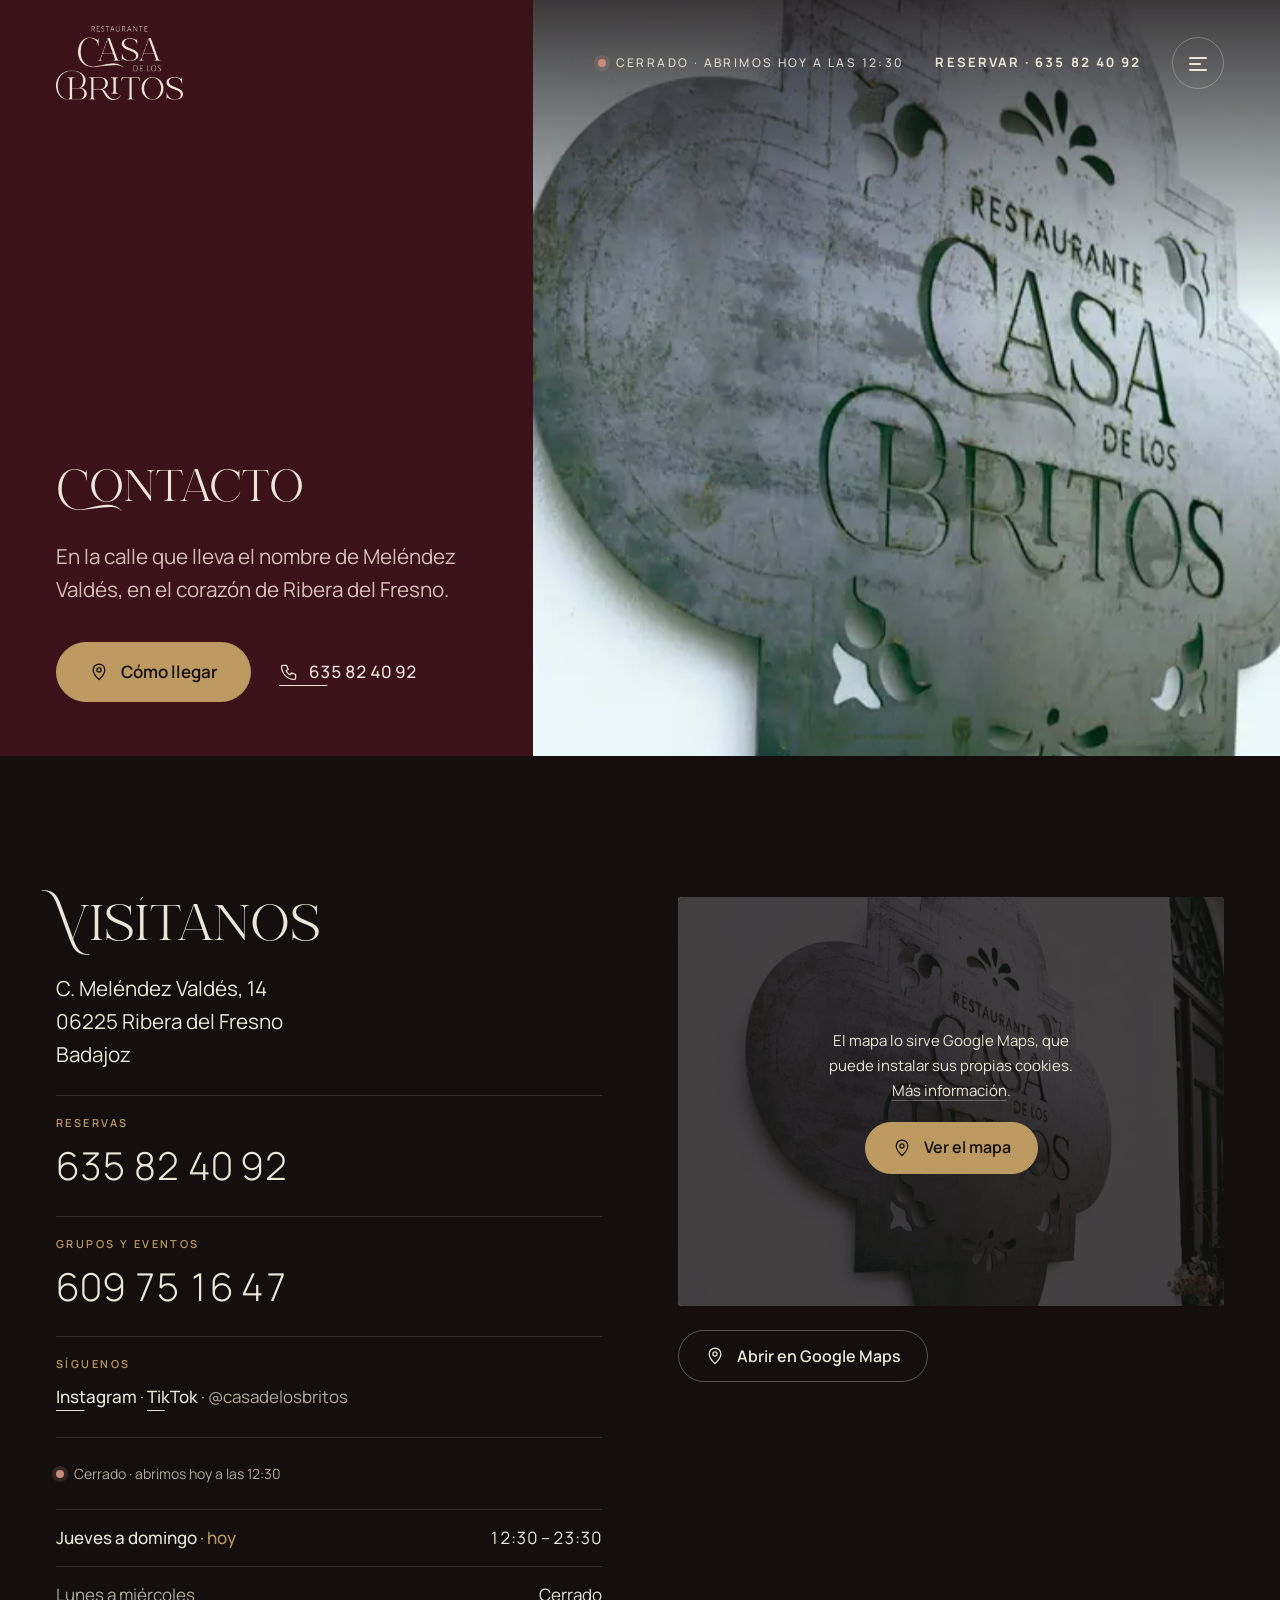
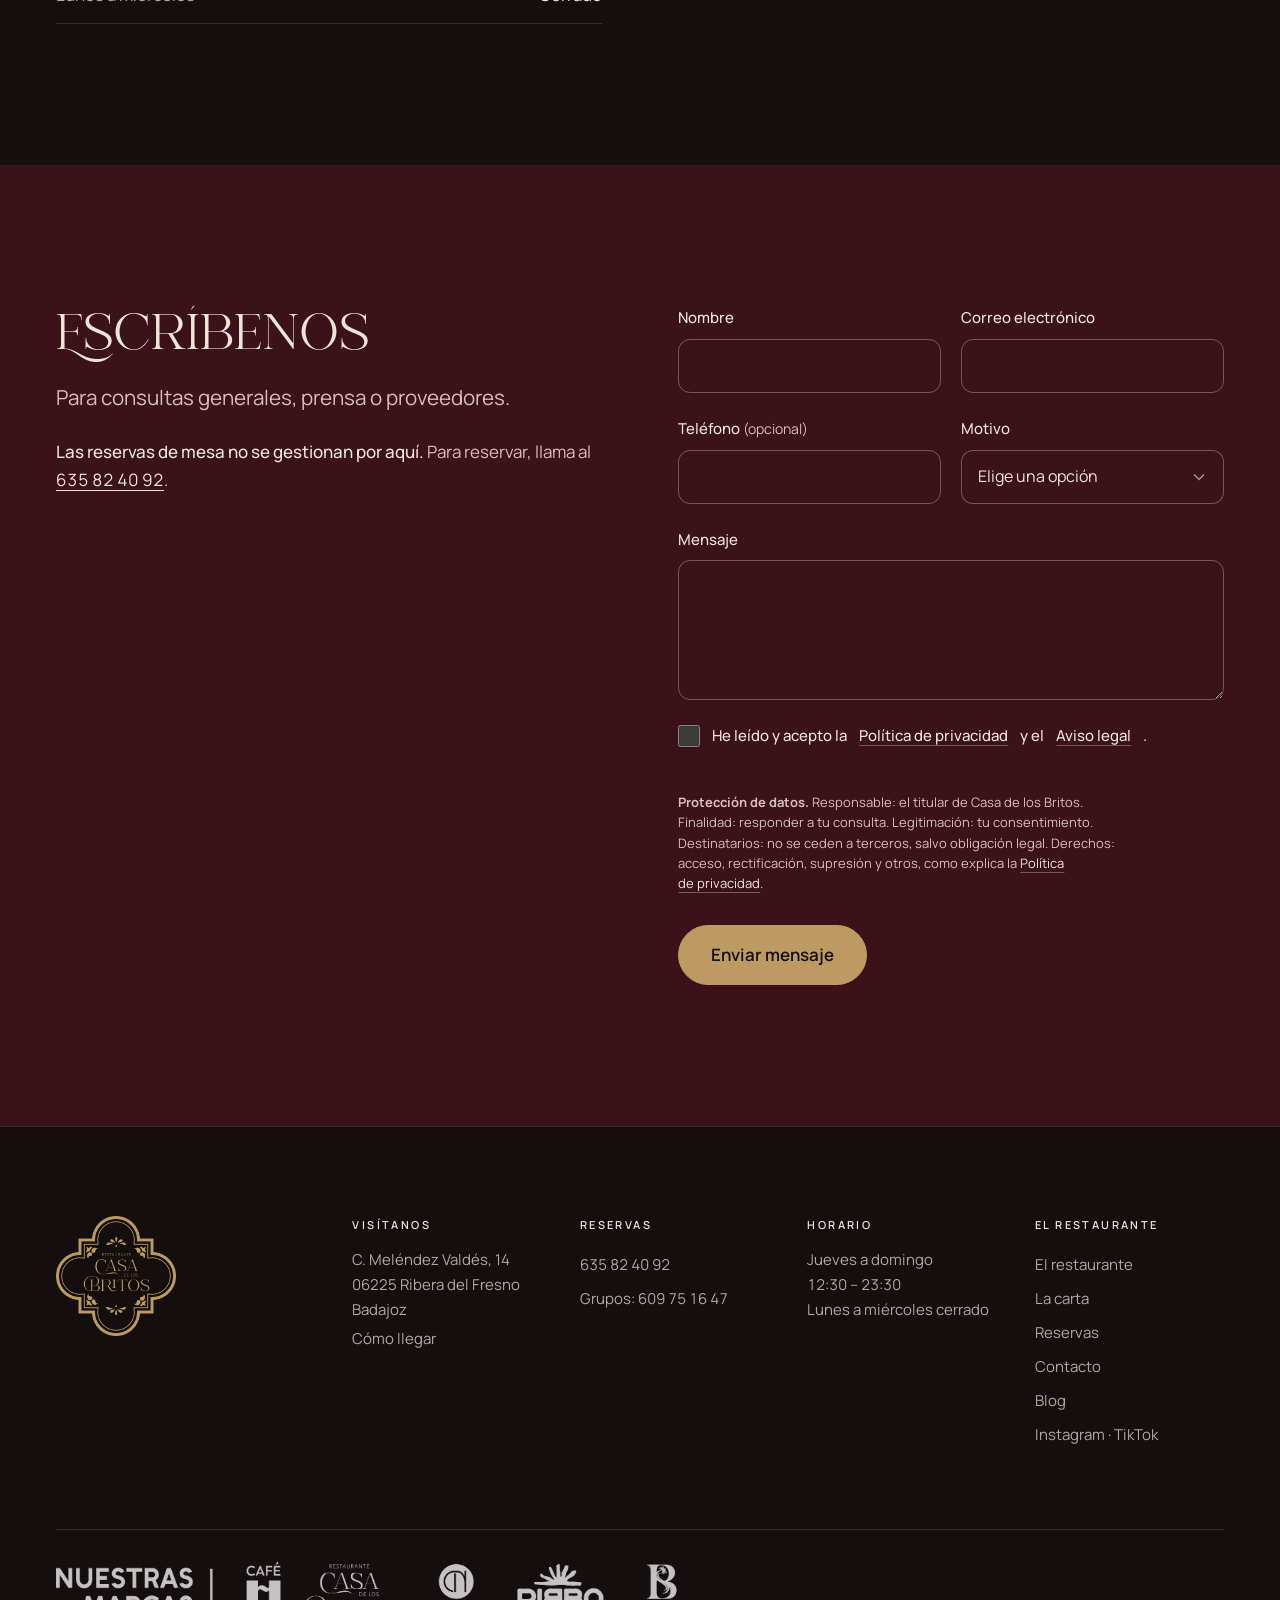
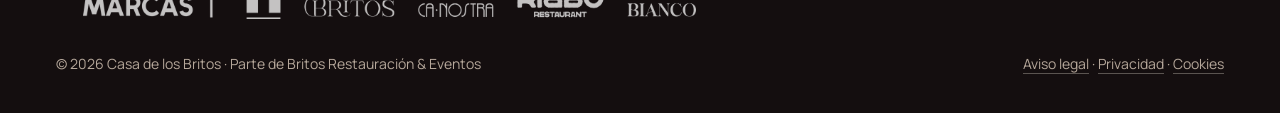
<file: contacto.html>
<!doctype html>
<html lang="es">
<head>
<meta charset="utf-8">
<meta name="viewport" content="width=device-width, initial-scale=1, viewport-fit=cover">
<title>Contacto y cómo llegar · Casa de los Britos</title>
<script>(function(d){var h=d.documentElement;h.classList.add('js','is-loading');try{if(sessionStorage.getItem('cb-visto'))h.classList.add('loader-quick')}catch(e){}setTimeout(function(){h.classList.remove('is-loading')},6000)})(document)</script>
<meta name="description" content="Casa de los Britos: C. Meléndez Valdés, 14, 06225 Ribera del Fresno (Badajoz). Teléfono, horario, mapa y formulario para consultas generales y prensa.">
<meta name="theme-color" content="#140e0f">
<meta property="og:type" content="website">
<meta property="og:locale" content="es_ES">
<meta property="og:title" content="Contacto y cómo llegar · Casa de los Britos">
<meta property="og:description" content="Casa de los Britos: C. Meléndez Valdés, 14, 06225 Ribera del Fresno (Badajoz). Teléfono, horario, mapa y formulario para consultas generales y prensa.">
<meta property="og:image" content="assets/img/dsc06948-1600.webp">
<link rel="icon" type="image/png" href="assets/logos/casa-logo-completo.png">
<link rel="preload" href="assets/fonts/manrope-latin.woff2" as="font" type="font/woff2" crossorigin>
<link rel="preload" as="image" href="assets/img/dsc06948-1600.webp" imagesrcset="assets/img/dsc06948-800.webp 800w, assets/img/dsc06948-1600.webp 1600w" imagesizes="(max-width: 899px) 100vw, 58vw">
<link rel="stylesheet" href="assets/css/styles.css?v=9f43c3b7">
<script src="assets/js/main.js?v=a32b78e7" defer></script>
<script src="assets/js/motion.js?v=11d99c30" defer></script>
<script src="assets/js/carousel.js?v=3fe8a7d3" defer></script>
<script src="assets/js/cursor.js?v=483a7f32" defer></script>
</head>
<body data-theme="casa">
<div class="loader" aria-hidden="true"><img class="loader__mark" src="assets/logos/casa-logo-completo-laton.png" alt="" width="800" height="800"><span class="loader__line"><i></i></span></div>
<svg width="0" height="0" style="position:absolute" aria-hidden="true" focusable="false">
  <symbol id="i-phone" viewBox="0 0 24 24"><path d="M5 4h4l2 5-2.5 1.5a11 11 0 0 0 5 5L15 13l5 2v4a2 2 0 0 1-2 2A16 16 0 0 1 3 6a2 2 0 0 1 2-2"/></symbol>
  <symbol id="i-arrow" viewBox="0 0 24 24"><path d="M5 12h14M13 6l6 6-6 6"/></symbol>
  <symbol id="i-copy" viewBox="0 0 24 24"><rect x="9" y="9" width="11" height="11" rx="1.5"/><path d="M5 15V5a1 1 0 0 1 1-1h10"/></symbol>
  <symbol id="i-pin" viewBox="0 0 24 24"><path d="M12 21s-7-6.2-7-11.5a7 7 0 0 1 14 0C19 14.8 12 21 12 21z"/><circle cx="12" cy="9.5" r="2.5"/></symbol>
  <symbol id="i-photo" viewBox="0 0 24 24"><rect x="3" y="5" width="18" height="14" rx="1.5"/><circle cx="9" cy="10" r="1.8"/><path d="M21 16l-5-5-8 8"/></symbol>
</svg>
<a class="skip" href="#main">Saltar al contenido</a>
<header class="top" id="top">
  <a class="top__brand" href="./" aria-label="Casa de los Britos, inicio"><img src="assets/logos/casa-logotipo-03-mantel.png" alt="Restaurante Casa de los Britos" width="800" height="464"></a>
  <div class="top__r">
    <span class="status top__status"><i></i><span data-live>Abrimos de jueves a domingo</span></span>
    <a class="top__call" href="tel:+34635824092" aria-label="Reservar · 635 82 40 92"><svg class="ico" aria-hidden="true"><use href="#i-phone"/></svg><span>Reservar</span><span class="top__num">&nbsp;· <span class="num">635 82 40 92</span></span></a>
    <button class="burger" type="button" data-menu-open aria-expanded="false" aria-controls="menu" aria-label="Abrir menú"><b></b><b></b><b></b></button>
  </div>
</header>
<header class="pill" id="pill" inert>
  <a class="pill__brand" href="./" aria-label="Casa de los Britos, inicio"><img src="assets/logos/casa-logotipo-03-mantel.png" alt="Restaurante Casa de los Britos" width="800" height="464"></a>
  <nav class="pnav" aria-label="Principal"><span class="hl" aria-hidden="true"></span><a href="el-restaurante">El restaurante</a><a href="carta">La carta</a><a href="reservas">Reservas</a><a href="contacto" aria-current="page">Contacto</a><a href="blog">Blog</a></nav>
  <span class="pnav__sep" aria-hidden="true"></span><a class="pnav__brand" href="eventos"><img src="assets/logos/britos-icono-white.png" alt="" width="18" height="18">Eventos</a>
  <a class="btn pill__call" href="tel:+34635824092"><svg class="ico" aria-hidden="true"><use href="#i-phone"/></svg>Reservar<span class="pill__num">&nbsp;<span class="num">635 82 40 92</span></span></a>
  <button class="burger" type="button" data-menu-open aria-expanded="false" aria-controls="menu" aria-label="Abrir menú"><b></b><b></b><b></b></button>
</header>
<div class="menu" id="menu" role="dialog" aria-modal="true" aria-label="Menú" inert>
  <div class="menu__head">
    <a href="./" aria-label="Casa de los Britos, inicio"><img src="assets/logos/casa-logotipo-03-mantel.png" alt="Restaurante Casa de los Britos" width="800" height="464"></a>
    <button class="burger" type="button" data-menu-close aria-expanded="true" aria-label="Cerrar menú"><b></b><b></b><b></b></button>
  </div>
  <div class="menu__body">
    <ul class="mlinks">
      <li style="--i:0"><a href="./" data-prev="0"><small>Inicio</small><span>Casa de los Britos</span></a></li>
      <li style="--i:1"><a href="el-restaurante" data-prev="1"><small>El lugar</small><span>El restaurante</span></a></li>
      <li style="--i:2"><a href="carta" data-prev="2"><small>Cocina</small><span>La carta</span></a></li>
      <li style="--i:3"><a href="reservas" data-prev="3"><small>Mesa</small><span>Reservas</span></a></li>
      <li style="--i:4"><a href="contacto" data-prev="4" aria-current="page"><small>Visita</small><span>Contacto</span></a></li>
      <li style="--i:5"><a href="blog" data-prev="5"><small>Novedades</small><span>Blog</span></a></li>
      <li class="mlinks__out" style="--i:6"><a href="eventos"><img src="assets/logos/eventos-logotipo-01-white.png" alt="Britos Restauración & Eventos" width="800" height="220" loading="lazy"><svg class="ico" aria-hidden="true"><use href="#i-arrow"/></svg></a></li>
    </ul>
    <div class="mprev" aria-hidden="true"><img src="assets/img/4e3a8246-800.webp" alt="" loading="lazy" class="on"><img src="assets/img/dsc06935-800.webp" alt="" loading="lazy"><img src="assets/img/dsc07287-800.webp" alt="" loading="lazy"><img src="assets/img/4e3a8236-800.webp" alt="" loading="lazy"><img src="assets/img/dsc06948-800.webp" alt="" loading="lazy"><img src="assets/img/4e3a8597-800.webp" alt="" loading="lazy"></div>
  </div>
  <div class="menu__foot">
    <div><b>Dirección</b><a href="https://www.google.com/maps/search/?api=1&query=Casa+de+los+Britos%2C+C.+Mel%C3%A9ndez+Vald%C3%A9s+14%2C+Ribera+del+Fresno" target="_blank" rel="noopener">C. Meléndez Valdés, 14<br>Ribera del Fresno</a></div>
    <div><b>Hoy</b><span data-live>Abrimos de jueves a domingo</span></div>
    <div><b>Reservas</b><a class="num" href="tel:+34635824092">635 82 40 92</a></div>
    <div><b>Síguenos</b><a href="https://www.instagram.com/casadelosbritos/" target="_blank" rel="noopener">Instagram</a> · <a href="https://www.tiktok.com/@casadelosbritos" target="_blank" rel="noopener">TikTok</a></div>
  </div>
</div>
<main id="main">

<section class="hero hero--short" data-enter aria-labelledby="contacto-title">
  <div class="hero__text">
    <div>
      <h1 id="contacto-title" class="display primor enter" style="--i:0">Contacto</h1>
      <p class="lead mt-m enter" style="--i:1">En la calle que lleva el nombre de Meléndez Valdés, en el corazón de Ribera del Fresno.</p>
    </div>
    <div class="hero__cta enter" style="--i:2" data-callbar-hide>
      <a class="btn btn--lg" href="https://www.google.com/maps/search/?api=1&query=Casa+de+los+Britos%2C+C.+Mel%C3%A9ndez+Vald%C3%A9s+14%2C+Ribera+del+Fresno" target="_blank" rel="noopener"><svg class="ico" aria-hidden="true"><use href="#i-pin"/></svg>Cómo llegar</a>
      <a class="link" href="tel:+34635824092"><svg class="ico" aria-hidden="true"><use href="#i-phone"/></svg><span class="num">635 82 40 92</span></a>
    </div>
  </div>
  <div class="hero__media">
    <figure class="ph"><img src="assets/img/dsc06948-1600.webp" srcset="assets/img/dsc06948-800.webp 800w, assets/img/dsc06948-1600.webp 1600w" sizes="(max-width: 899px) 100vw, 58vw" width="1600" height="1067" alt="Placa con el escudo de Restaurante Casa de los Britos en la fachada" fetchpriority="high" style="object-position:40% center"></figure>
  </div>
</section>

<section class="section" aria-labelledby="visita-title">
  <div class="wrap">
    <div class="split split--top">
      <div class="stack">
        <h2 id="visita-title" class="h2">Visítanos</h2>
        <address class="lead" style="color:var(--ink)">C. Meléndez Valdés, 14<br>06225 Ribera del Fresno<br>Badajoz</address>
        <div class="contact-rows" style="width:100%">
          <a href="tel:+34635824092"><small>Reservas</small><b>635 82 40 92</b></a>
          <a href="tel:+34609751647"><small>Grupos y eventos</small><b>609 75 16 47</b></a>
          <div><small>Síguenos</small><span><a class="link" href="https://www.instagram.com/casadelosbritos/" target="_blank" rel="noopener">Instagram</a> · <a class="link" href="https://www.tiktok.com/@casadelosbritos" target="_blank" rel="noopener">TikTok</a> · @casadelosbritos</span></div>
        </div>
        <p class="status"><i></i><span data-live>Abrimos de jueves a domingo</span></p>
        <dl class="hours" style="width:100%">
          <div data-days="4,5,6,0"><dt>Jueves a domingo</dt><dd>12:30 – 23:30</dd></div>
          <div data-days="1,2,3"><dt>Lunes a miércoles</dt><dd>Cerrado</dd></div>
        </dl>
      </div>
      <div class="stack">
        <div class="map" style="width:100%">
          <div class="map__gate" data-map-gate><p>El mapa lo sirve Google Maps, que puede instalar sus propias cookies. <a href="cookies">Más información</a>.</p><button class="btn" type="button" data-map-load><svg class="ico" aria-hidden="true"><use href="#i-pin"/></svg>Ver el mapa</button></div>
          <iframe hidden title="Mapa: Casa de los Britos en Ribera del Fresno" referrerpolicy="no-referrer-when-downgrade"
            data-src="https://maps.google.com/maps?q=C.%20Mel%C3%A9ndez%20Vald%C3%A9s%2014%2C%2006225%20Ribera%20del%20Fresno&amp;z=16&amp;output=embed"></iframe>
        </div>
        <a class="btn btn--ghost" href="https://www.google.com/maps/search/?api=1&query=Casa+de+los+Britos%2C+C.+Mel%C3%A9ndez+Vald%C3%A9s+14%2C+Ribera+del+Fresno" target="_blank" rel="noopener"><svg class="ico" aria-hidden="true"><use href="#i-pin"/></svg>Abrir en Google Maps</a>
      </div>
    </div>
  </div>
</section>

<section class="section section--surface" aria-labelledby="form-title">
  <div class="wrap">
    <div class="split split--top">
      <div class="stack">
        <h2 id="form-title" class="h2">Escríbenos</h2>
        <p class="lead">Para consultas generales, prensa o proveedores.</p>
        <p class="prose"><strong>Las reservas de mesa no se gestionan por aquí.</strong> Para reservar, llama al <a class="num" href="tel:+34635824092" style="text-decoration:underline;text-underline-offset:4px;color:var(--ink)">635 82 40 92</a>.</p>
      </div>
      <form class="form" data-form="contacto" data-subject="Consulta desde la web de Casa de los Britos" data-success="Gracias. Hemos recibido tu mensaje y te contestaremos pronto." novalidate>
        <div class="field"><label for="c-nombre">Nombre</label><input class="input" id="c-nombre" name="nombre" type="text" autocomplete="name" required aria-describedby="c-nombre-err"><p class="error" id="c-nombre-err">Escribe tu nombre.</p></div>
        <div class="field"><label for="c-email">Correo electrónico</label><input class="input" id="c-email" name="email" type="email" autocomplete="email" inputmode="email" required aria-describedby="c-email-err"><p class="error" id="c-email-err">Escribe un correo válido, por ejemplo nombre@correo.es.</p></div>
        <div class="field"><label for="c-tel">Teléfono <span class="hint">(opcional)</span></label><input class="input" id="c-tel" name="telefono" type="tel" autocomplete="tel" inputmode="tel"></div>
        <div class="field"><label for="c-motivo">Motivo</label><select class="input" id="c-motivo" name="motivo" required aria-describedby="c-motivo-err"><option value="">Elige una opción</option><option>Consulta general</option><option>Prensa</option><option>Proveedores</option><option>Otro</option></select><p class="error" id="c-motivo-err">Elige el motivo de tu mensaje.</p></div>
        <div class="field field--full"><label for="c-mensaje">Mensaje</label><textarea class="input" id="c-mensaje" name="mensaje" required aria-describedby="c-mensaje-err"></textarea><p class="error" id="c-mensaje-err">Cuéntanos en qué podemos ayudarte.</p></div>
        <div class="field field--full"><label class="check" for="c-priv"><input id="c-priv" name="privacidad" type="checkbox" required aria-describedby="c-priv-err"> He leído y acepto la <a href="privacidad" target="_blank" rel="noopener">Política de privacidad</a> y el <a href="aviso-legal" target="_blank" rel="noopener">Aviso legal</a>.</label><p class="error" id="c-priv-err">Necesitamos que aceptes la política de privacidad para poder contestarte.</p></div>
        <p class="form__info field--full"><strong>Protección de datos.</strong> Responsable: el titular de Casa de los Britos. Finalidad: responder a tu consulta. Legitimación: tu consentimiento. Destinatarios: no se ceden a terceros, salvo obligación legal. Derechos: acceso, rectificación, supresión y otros, como explica la <a href="privacidad">Política de privacidad</a>.</p>
        <div class="form__foot"><button class="btn btn--lg" type="submit">Enviar mensaje</button></div>
        <p class="form__status" role="status" hidden></p>
      </form>
    </div>
  </div>
</section>

</main>
<footer class="footer">
  <div class="wrap">
    <div class="footer__top">
      <div><img class="footer__logo" src="assets/logos/casa-logo-completo-laton.png" alt="Restaurante Casa de los Britos" width="800" height="800" loading="lazy"></div>
      <div>
        <h2>Visítanos</h2>
        <address>C. Meléndez Valdés, 14<br>06225 Ribera del Fresno<br>Badajoz</address>
        <p><a href="https://www.google.com/maps/search/?api=1&query=Casa+de+los+Britos%2C+C.+Mel%C3%A9ndez+Vald%C3%A9s+14%2C+Ribera+del+Fresno" target="_blank" rel="noopener">Cómo llegar</a></p>
      </div>
      <div>
        <h2>Reservas</h2>
        <p><a class="num" href="tel:+34635824092">635 82 40 92</a></p>
        <p>Grupos: <a class="num" href="tel:+34609751647">609 75 16 47</a></p>
      </div>
      <div>
        <h2>Horario</h2>
        <p>Jueves a domingo<br><span class="num">12:30 – 23:30</span><br>Lunes a miércoles cerrado</p>
      </div>
      <div>
        <h2>El restaurante</h2>
        <ul><li><a href="el-restaurante">El restaurante</a></li><li><a href="carta">La carta</a></li><li><a href="reservas">Reservas</a></li><li><a href="contacto">Contacto</a></li><li><a href="blog">Blog</a></li><li><a href="https://www.instagram.com/casadelosbritos/" target="_blank" rel="noopener">Instagram</a> · <a href="https://www.tiktok.com/@casadelosbritos" target="_blank" rel="noopener">TikTok</a></li></ul>
      </div>
    </div>
    <div class="footer__brands"><img src="assets/logos/eventos-nuestras-marcas-white.png" alt="Nuestras marcas: Café Hibernia, Restaurante Casa de los Britos, Ca·Nostra, Ribbo Restaurant y Bianco" width="1800" height="159" loading="lazy"></div>
    <div class="footer__legal"><p>© <span data-year>2026</span> Casa de los Britos · Parte de <a href="eventos">Britos Restauración &amp; Eventos</a></p><p class="footer__links"><a href="aviso-legal">Aviso legal</a> · <a href="privacidad">Privacidad</a> · <a href="cookies">Cookies</a></p></div>
  </div>
</footer>
<p id="live" class="sr-only" aria-live="polite"></p>
</body>
</html>
</file>
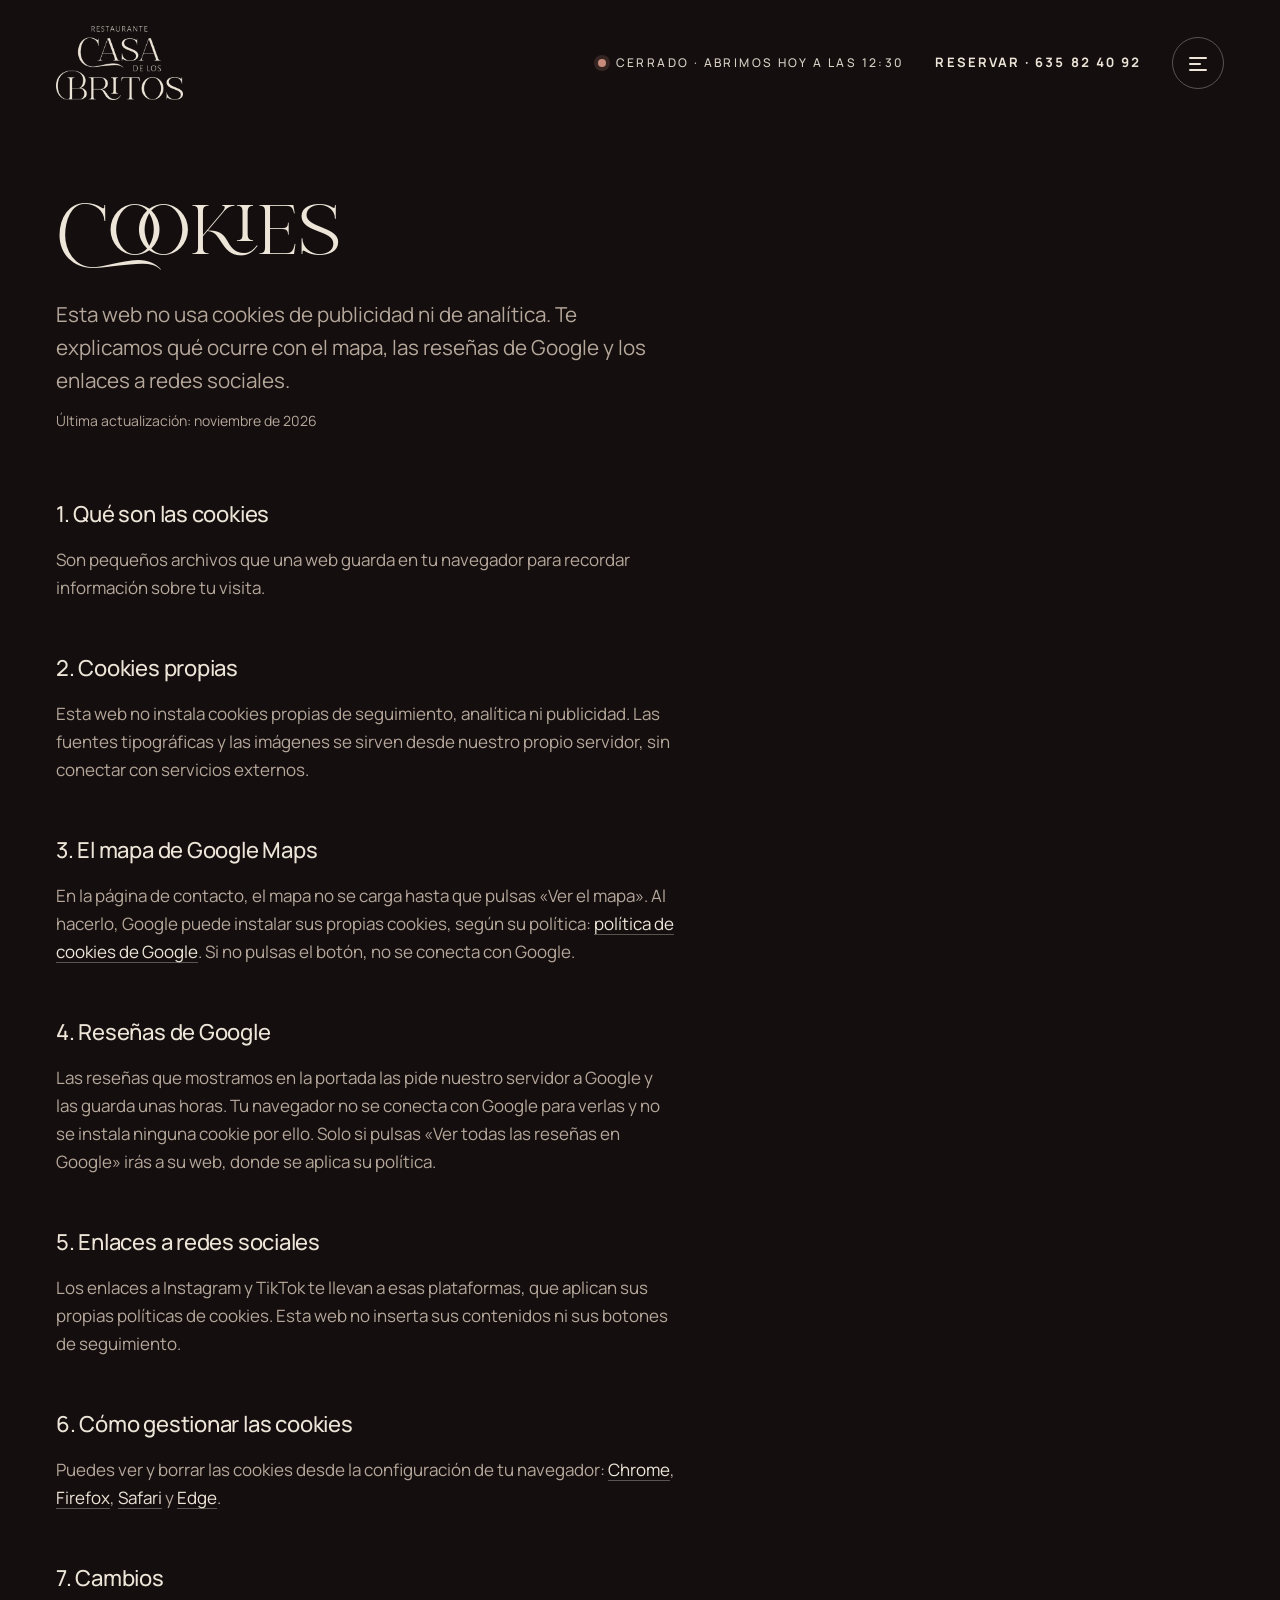
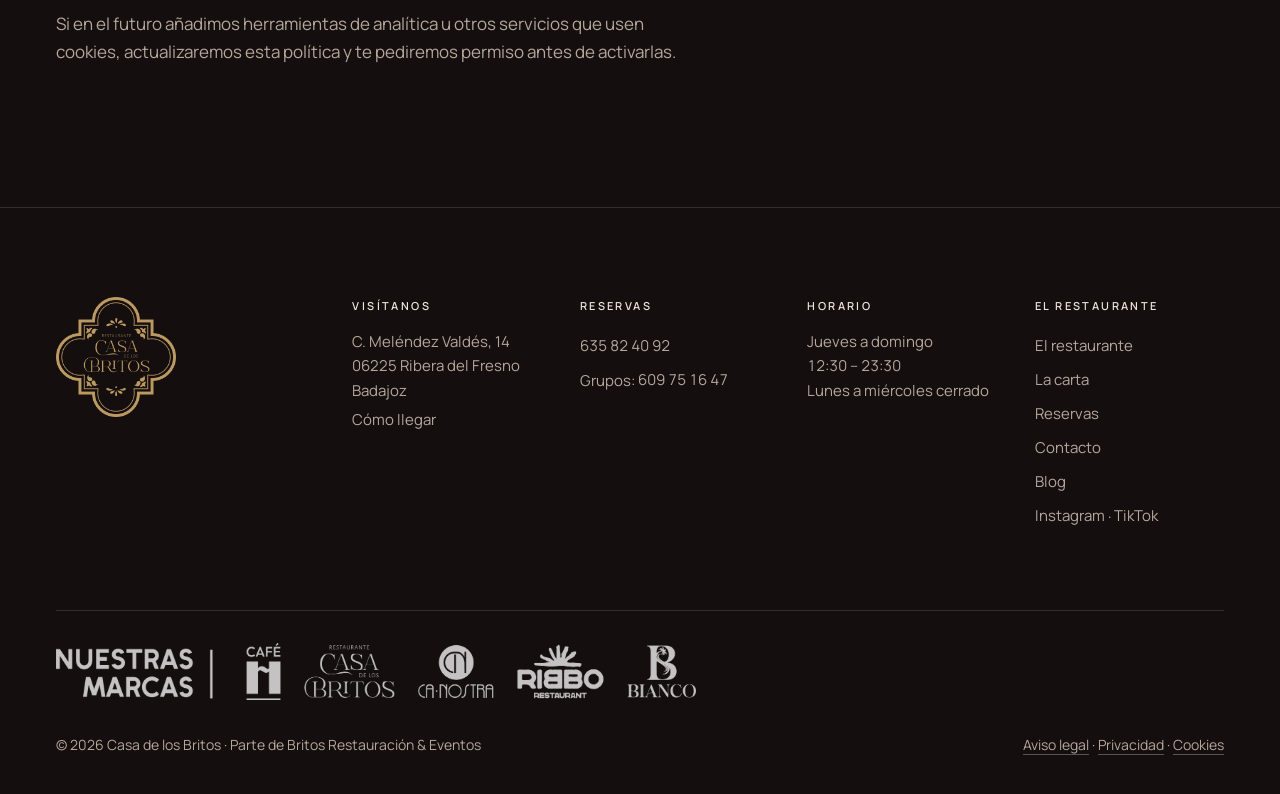
<file: cookies.html>
<!doctype html>
<html lang="es">
<head>
<meta charset="utf-8">
<meta name="viewport" content="width=device-width, initial-scale=1, viewport-fit=cover">
<title>Política de cookies · Casa de los Britos</title>
<script>(function(d){var h=d.documentElement;h.classList.add('js','is-loading');try{if(sessionStorage.getItem('cb-visto'))h.classList.add('loader-quick')}catch(e){}setTimeout(function(){h.classList.remove('is-loading')},6000)})(document)</script>
<meta name="description" content="Qué cookies usa la web de Casa de los Britos y cómo gestionarlas.">
<meta name="theme-color" content="#140e0f">
<meta property="og:type" content="website">
<meta property="og:locale" content="es_ES">
<meta property="og:title" content="Política de cookies · Casa de los Britos">
<meta property="og:description" content="Qué cookies usa la web de Casa de los Britos y cómo gestionarlas.">
<meta property="og:image" content="assets/img/dsc06948-1600.webp">
<link rel="icon" type="image/png" href="assets/logos/casa-logo-completo.png">
<link rel="preload" href="assets/fonts/manrope-latin.woff2" as="font" type="font/woff2" crossorigin>

<link rel="stylesheet" href="assets/css/styles.css?v=9f43c3b7">
<script src="assets/js/main.js?v=a32b78e7" defer></script>
<script src="assets/js/motion.js?v=11d99c30" defer></script>
<script src="assets/js/carousel.js?v=3fe8a7d3" defer></script>
<script src="assets/js/cursor.js?v=483a7f32" defer></script>
</head>
<body data-theme="casa">
<div class="loader" aria-hidden="true"><img class="loader__mark" src="assets/logos/casa-logo-completo-laton.png" alt="" width="800" height="800"><span class="loader__line"><i></i></span></div>
<svg width="0" height="0" style="position:absolute" aria-hidden="true" focusable="false">
  <symbol id="i-phone" viewBox="0 0 24 24"><path d="M5 4h4l2 5-2.5 1.5a11 11 0 0 0 5 5L15 13l5 2v4a2 2 0 0 1-2 2A16 16 0 0 1 3 6a2 2 0 0 1 2-2"/></symbol>
  <symbol id="i-arrow" viewBox="0 0 24 24"><path d="M5 12h14M13 6l6 6-6 6"/></symbol>
  <symbol id="i-copy" viewBox="0 0 24 24"><rect x="9" y="9" width="11" height="11" rx="1.5"/><path d="M5 15V5a1 1 0 0 1 1-1h10"/></symbol>
  <symbol id="i-pin" viewBox="0 0 24 24"><path d="M12 21s-7-6.2-7-11.5a7 7 0 0 1 14 0C19 14.8 12 21 12 21z"/><circle cx="12" cy="9.5" r="2.5"/></symbol>
  <symbol id="i-photo" viewBox="0 0 24 24"><rect x="3" y="5" width="18" height="14" rx="1.5"/><circle cx="9" cy="10" r="1.8"/><path d="M21 16l-5-5-8 8"/></symbol>
</svg>
<a class="skip" href="#main">Saltar al contenido</a>
<header class="top" id="top">
  <a class="top__brand" href="./" aria-label="Casa de los Britos, inicio"><img src="assets/logos/casa-logotipo-03-mantel.png" alt="Restaurante Casa de los Britos" width="800" height="464"></a>
  <div class="top__r">
    <span class="status top__status"><i></i><span data-live>Abrimos de jueves a domingo</span></span>
    <a class="top__call" href="tel:+34635824092" aria-label="Reservar · 635 82 40 92"><svg class="ico" aria-hidden="true"><use href="#i-phone"/></svg><span>Reservar</span><span class="top__num">&nbsp;· <span class="num">635 82 40 92</span></span></a>
    <button class="burger" type="button" data-menu-open aria-expanded="false" aria-controls="menu" aria-label="Abrir menú"><b></b><b></b><b></b></button>
  </div>
</header>
<header class="pill" id="pill" inert>
  <a class="pill__brand" href="./" aria-label="Casa de los Britos, inicio"><img src="assets/logos/casa-logotipo-03-mantel.png" alt="Restaurante Casa de los Britos" width="800" height="464"></a>
  <nav class="pnav" aria-label="Principal"><span class="hl" aria-hidden="true"></span><a href="el-restaurante">El restaurante</a><a href="carta">La carta</a><a href="reservas">Reservas</a><a href="contacto">Contacto</a><a href="blog">Blog</a></nav>
  <span class="pnav__sep" aria-hidden="true"></span><a class="pnav__brand" href="eventos"><img src="assets/logos/britos-icono-white.png" alt="" width="18" height="18">Eventos</a>
  <a class="btn pill__call" href="tel:+34635824092"><svg class="ico" aria-hidden="true"><use href="#i-phone"/></svg>Reservar<span class="pill__num">&nbsp;<span class="num">635 82 40 92</span></span></a>
  <button class="burger" type="button" data-menu-open aria-expanded="false" aria-controls="menu" aria-label="Abrir menú"><b></b><b></b><b></b></button>
</header>
<div class="menu" id="menu" role="dialog" aria-modal="true" aria-label="Menú" inert>
  <div class="menu__head">
    <a href="./" aria-label="Casa de los Britos, inicio"><img src="assets/logos/casa-logotipo-03-mantel.png" alt="Restaurante Casa de los Britos" width="800" height="464"></a>
    <button class="burger" type="button" data-menu-close aria-expanded="true" aria-label="Cerrar menú"><b></b><b></b><b></b></button>
  </div>
  <div class="menu__body">
    <ul class="mlinks">
      <li style="--i:0"><a href="./" data-prev="0"><small>Inicio</small><span>Casa de los Britos</span></a></li>
      <li style="--i:1"><a href="el-restaurante" data-prev="1"><small>El lugar</small><span>El restaurante</span></a></li>
      <li style="--i:2"><a href="carta" data-prev="2"><small>Cocina</small><span>La carta</span></a></li>
      <li style="--i:3"><a href="reservas" data-prev="3"><small>Mesa</small><span>Reservas</span></a></li>
      <li style="--i:4"><a href="contacto" data-prev="4"><small>Visita</small><span>Contacto</span></a></li>
      <li style="--i:5"><a href="blog" data-prev="5"><small>Novedades</small><span>Blog</span></a></li>
      <li class="mlinks__out" style="--i:6"><a href="eventos"><img src="assets/logos/eventos-logotipo-01-white.png" alt="Britos Restauración & Eventos" width="800" height="220" loading="lazy"><svg class="ico" aria-hidden="true"><use href="#i-arrow"/></svg></a></li>
    </ul>
    <div class="mprev" aria-hidden="true"><img src="assets/img/4e3a8246-800.webp" alt="" loading="lazy" class="on"><img src="assets/img/dsc06935-800.webp" alt="" loading="lazy"><img src="assets/img/dsc07287-800.webp" alt="" loading="lazy"><img src="assets/img/4e3a8236-800.webp" alt="" loading="lazy"><img src="assets/img/dsc06948-800.webp" alt="" loading="lazy"><img src="assets/img/4e3a8597-800.webp" alt="" loading="lazy"></div>
  </div>
  <div class="menu__foot">
    <div><b>Dirección</b><a href="https://www.google.com/maps/search/?api=1&query=Casa+de+los+Britos%2C+C.+Mel%C3%A9ndez+Vald%C3%A9s+14%2C+Ribera+del+Fresno" target="_blank" rel="noopener">C. Meléndez Valdés, 14<br>Ribera del Fresno</a></div>
    <div><b>Hoy</b><span data-live>Abrimos de jueves a domingo</span></div>
    <div><b>Reservas</b><a class="num" href="tel:+34635824092">635 82 40 92</a></div>
    <div><b>Síguenos</b><a href="https://www.instagram.com/casadelosbritos/" target="_blank" rel="noopener">Instagram</a> · <a href="https://www.tiktok.com/@casadelosbritos" target="_blank" rel="noopener">TikTok</a></div>
  </div>
</div>
<main id="main">

<section class="section legal" style="padding-top:calc(var(--head-space) + clamp(64px, 8vw, 120px))" aria-labelledby="legal-title">
  <div class="wrap">
    <h1 id="legal-title" class="display primor">Cookies</h1>
    <p class="lead mt-m">Esta web no usa cookies de publicidad ni de analítica. Te explicamos qué ocurre con el mapa, las reseñas de Google y los enlaces a redes sociales.</p>
    <p class="legal__date">Última actualización: noviembre de 2026</p>
    <div class="legal__body">
      <h2>1. Qué son las cookies</h2><p>Son pequeños archivos que una web guarda en tu navegador para recordar información sobre tu visita.</p>
      <h2>2. Cookies propias</h2><p>Esta web no instala cookies propias de seguimiento, analítica ni publicidad. Las fuentes tipográficas y las imágenes se sirven desde nuestro propio servidor, sin conectar con servicios externos.</p>
      <h2>3. El mapa de Google Maps</h2><p>En la página de contacto, el mapa no se carga hasta que pulsas «Ver el mapa». Al hacerlo, Google puede instalar sus propias cookies, según su política: <a href="https://policies.google.com/technologies/cookies?hl=es" target="_blank" rel="noopener">política de cookies de Google</a>. Si no pulsas el botón, no se conecta con Google.</p>
      <h2>4. Reseñas de Google</h2><p>Las reseñas que mostramos en la portada las pide nuestro servidor a Google y las guarda unas horas. Tu navegador no se conecta con Google para verlas y no se instala ninguna cookie por ello. Solo si pulsas «Ver todas las reseñas en Google» irás a su web, donde se aplica su política.</p>
      <h2>5. Enlaces a redes sociales</h2><p>Los enlaces a Instagram y TikTok te llevan a esas plataformas, que aplican sus propias políticas de cookies. Esta web no inserta sus contenidos ni sus botones de seguimiento.</p>
      <h2>6. Cómo gestionar las cookies</h2><p>Puedes ver y borrar las cookies desde la configuración de tu navegador: <a href="https://support.google.com/chrome/answer/95647?hl=es" target="_blank" rel="noopener">Chrome</a>, <a href="https://support.mozilla.org/es/kb/Borrar%20cookies" target="_blank" rel="noopener">Firefox</a>, <a href="https://support.apple.com/es-es/guide/safari/sfri11471/mac" target="_blank" rel="noopener">Safari</a> y <a href="https://support.microsoft.com/es-es/microsoft-edge" target="_blank" rel="noopener">Edge</a>.</p>
      <h2>7. Cambios</h2><p>Si en el futuro añadimos herramientas de analítica u otros servicios que usen cookies, actualizaremos esta política y te pediremos permiso antes de activarlas.</p>
    </div>
  </div>
</section>
</main>
<footer class="footer">
  <div class="wrap">
    <div class="footer__top">
      <div><img class="footer__logo" src="assets/logos/casa-logo-completo-laton.png" alt="Restaurante Casa de los Britos" width="800" height="800" loading="lazy"></div>
      <div>
        <h2>Visítanos</h2>
        <address>C. Meléndez Valdés, 14<br>06225 Ribera del Fresno<br>Badajoz</address>
        <p><a href="https://www.google.com/maps/search/?api=1&query=Casa+de+los+Britos%2C+C.+Mel%C3%A9ndez+Vald%C3%A9s+14%2C+Ribera+del+Fresno" target="_blank" rel="noopener">Cómo llegar</a></p>
      </div>
      <div>
        <h2>Reservas</h2>
        <p><a class="num" href="tel:+34635824092">635 82 40 92</a></p>
        <p>Grupos: <a class="num" href="tel:+34609751647">609 75 16 47</a></p>
      </div>
      <div>
        <h2>Horario</h2>
        <p>Jueves a domingo<br><span class="num">12:30 – 23:30</span><br>Lunes a miércoles cerrado</p>
      </div>
      <div>
        <h2>El restaurante</h2>
        <ul><li><a href="el-restaurante">El restaurante</a></li><li><a href="carta">La carta</a></li><li><a href="reservas">Reservas</a></li><li><a href="contacto">Contacto</a></li><li><a href="blog">Blog</a></li><li><a href="https://www.instagram.com/casadelosbritos/" target="_blank" rel="noopener">Instagram</a> · <a href="https://www.tiktok.com/@casadelosbritos" target="_blank" rel="noopener">TikTok</a></li></ul>
      </div>
    </div>
    <div class="footer__brands"><img src="assets/logos/eventos-nuestras-marcas-white.png" alt="Nuestras marcas: Café Hibernia, Restaurante Casa de los Britos, Ca·Nostra, Ribbo Restaurant y Bianco" width="1800" height="159" loading="lazy"></div>
    <div class="footer__legal"><p>© <span data-year>2026</span> Casa de los Britos · Parte de <a href="eventos">Britos Restauración &amp; Eventos</a></p><p class="footer__links"><a href="aviso-legal">Aviso legal</a> · <a href="privacidad">Privacidad</a> · <a href="cookies">Cookies</a></p></div>
  </div>
</footer>
<p id="live" class="sr-only" aria-live="polite"></p>
</body>
</html>
</file>
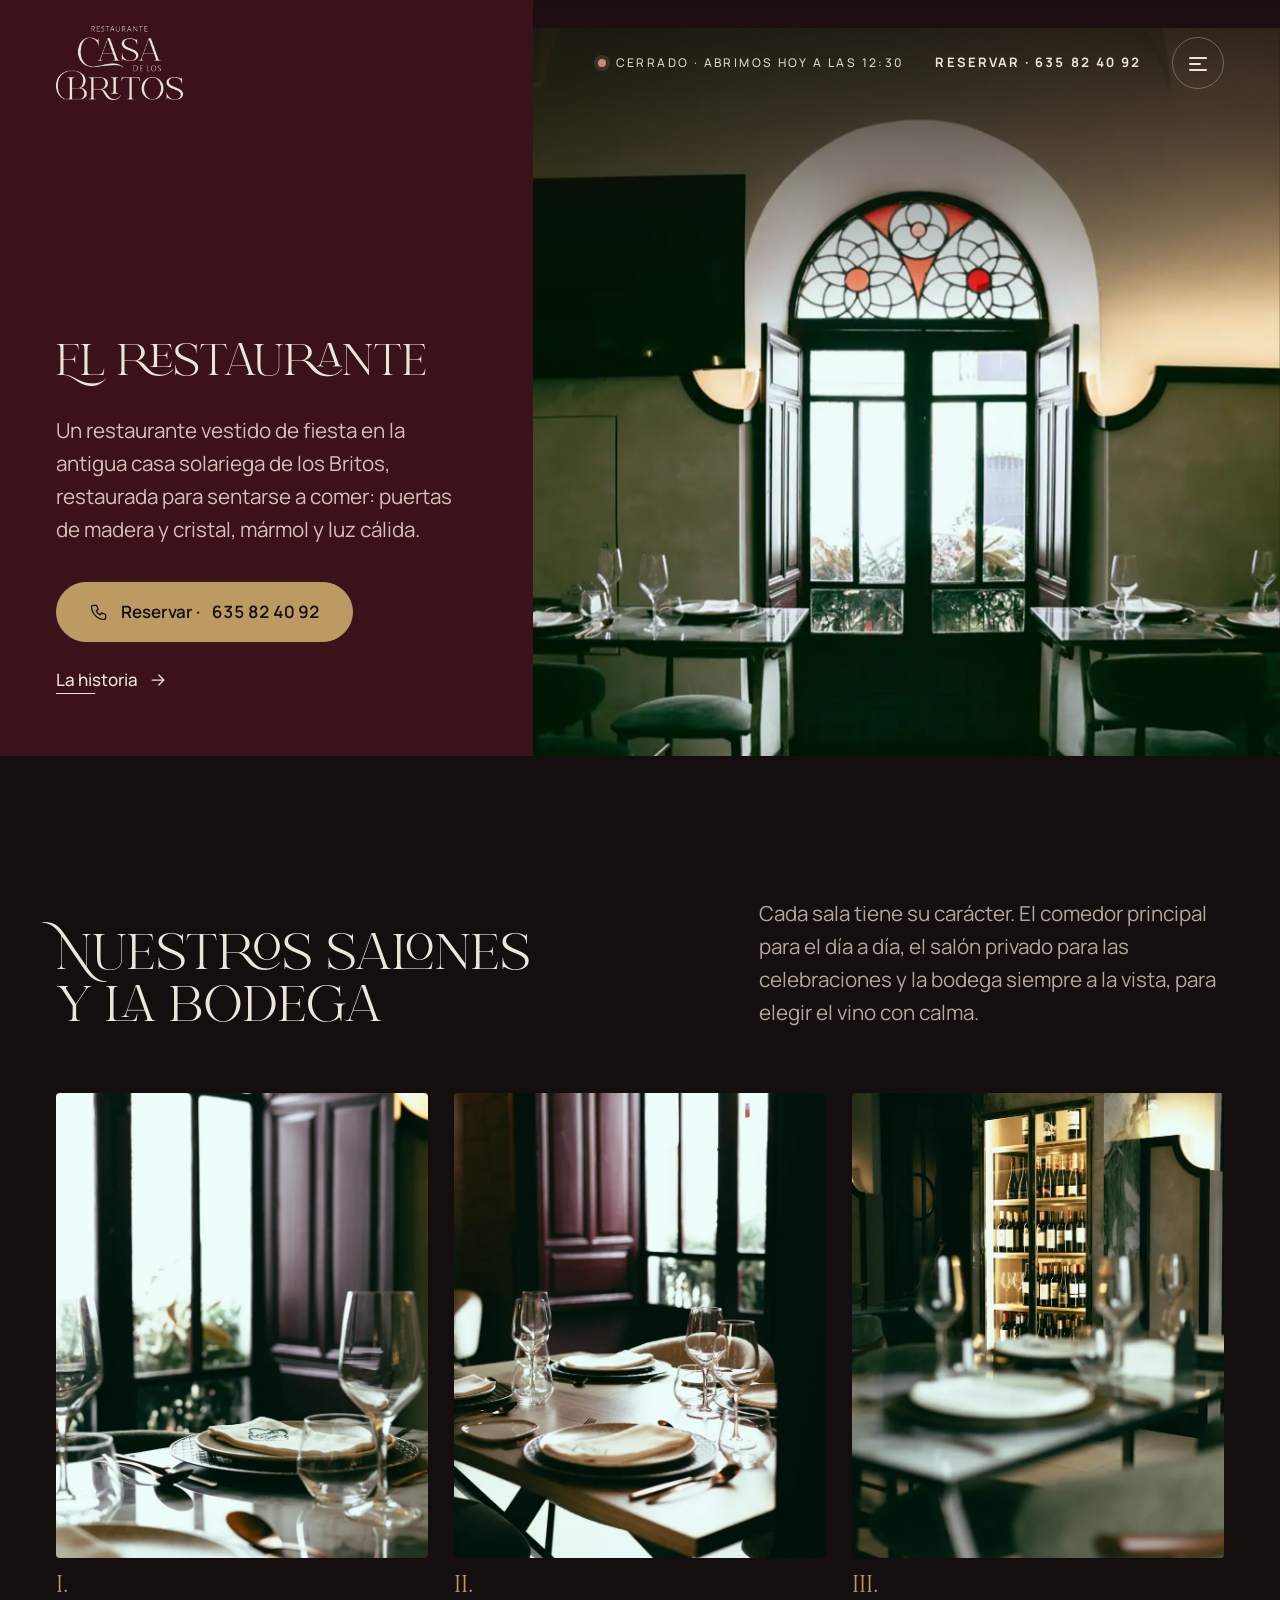
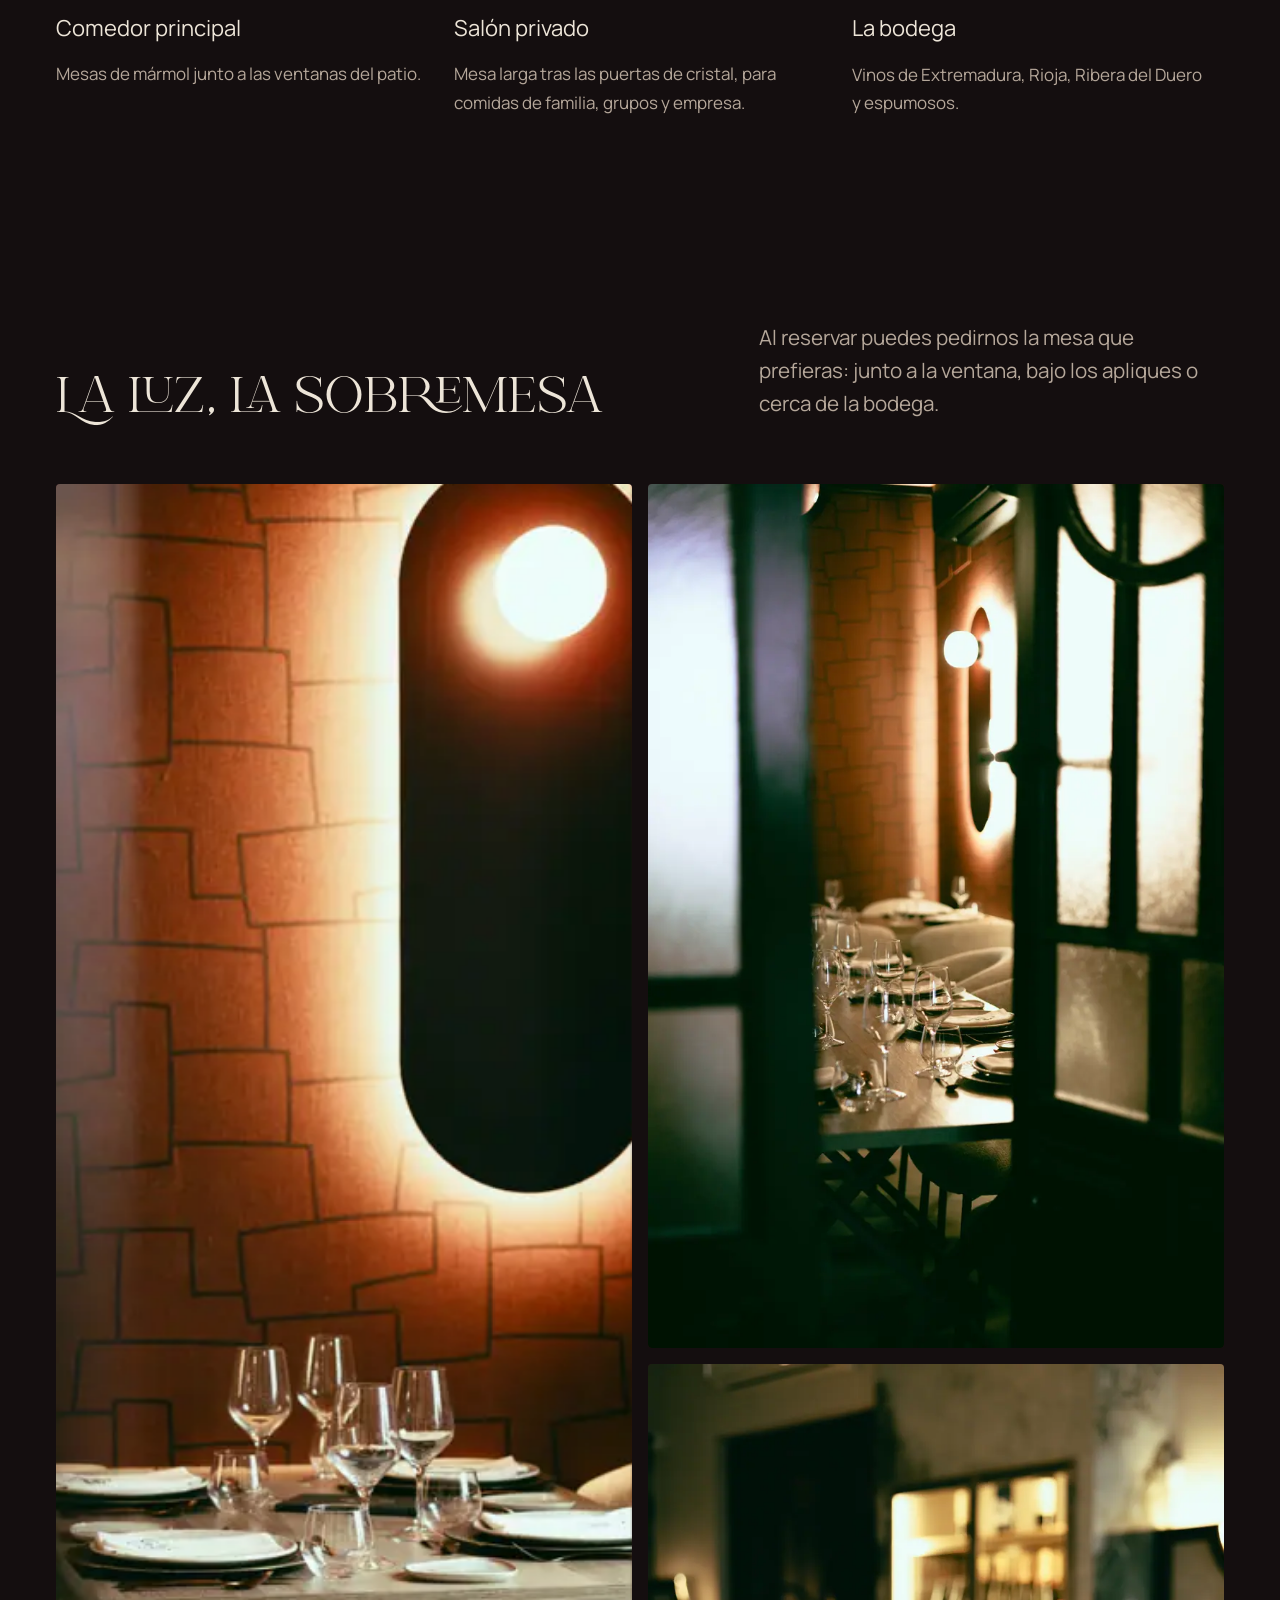
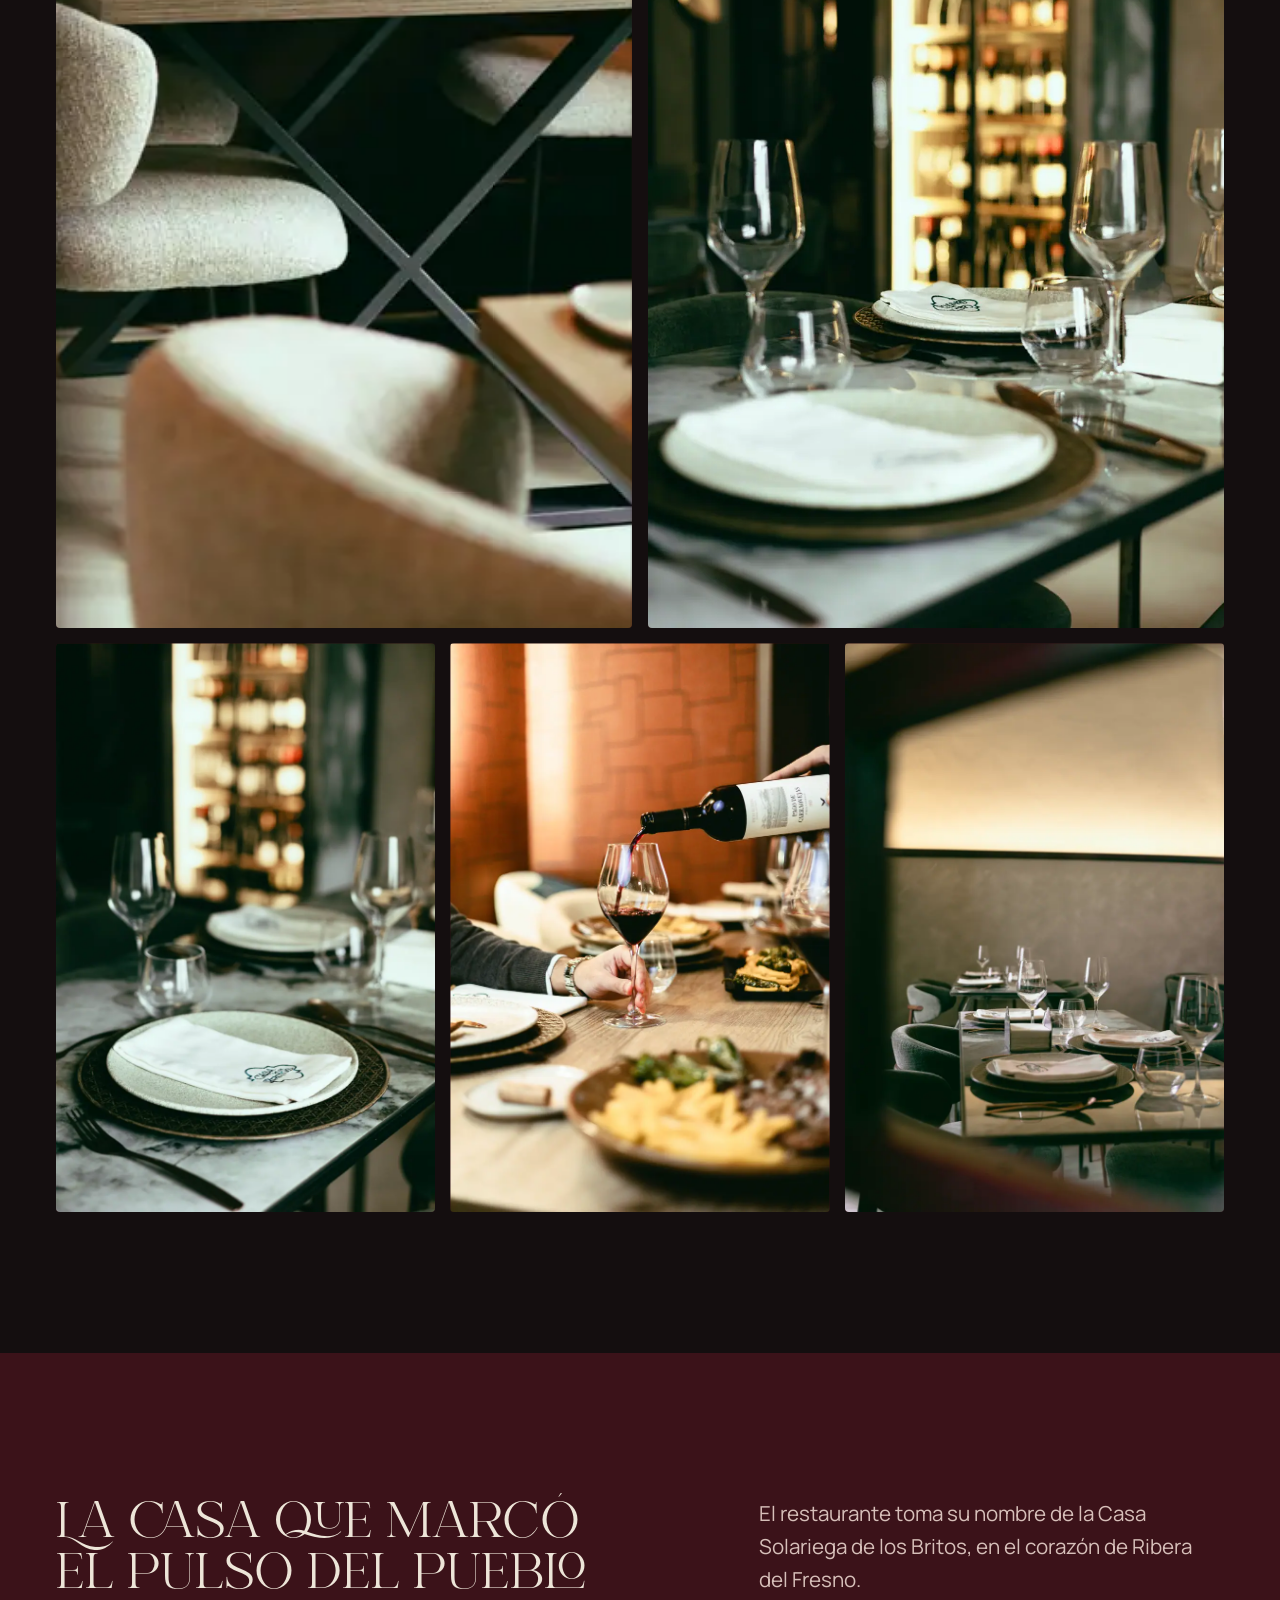
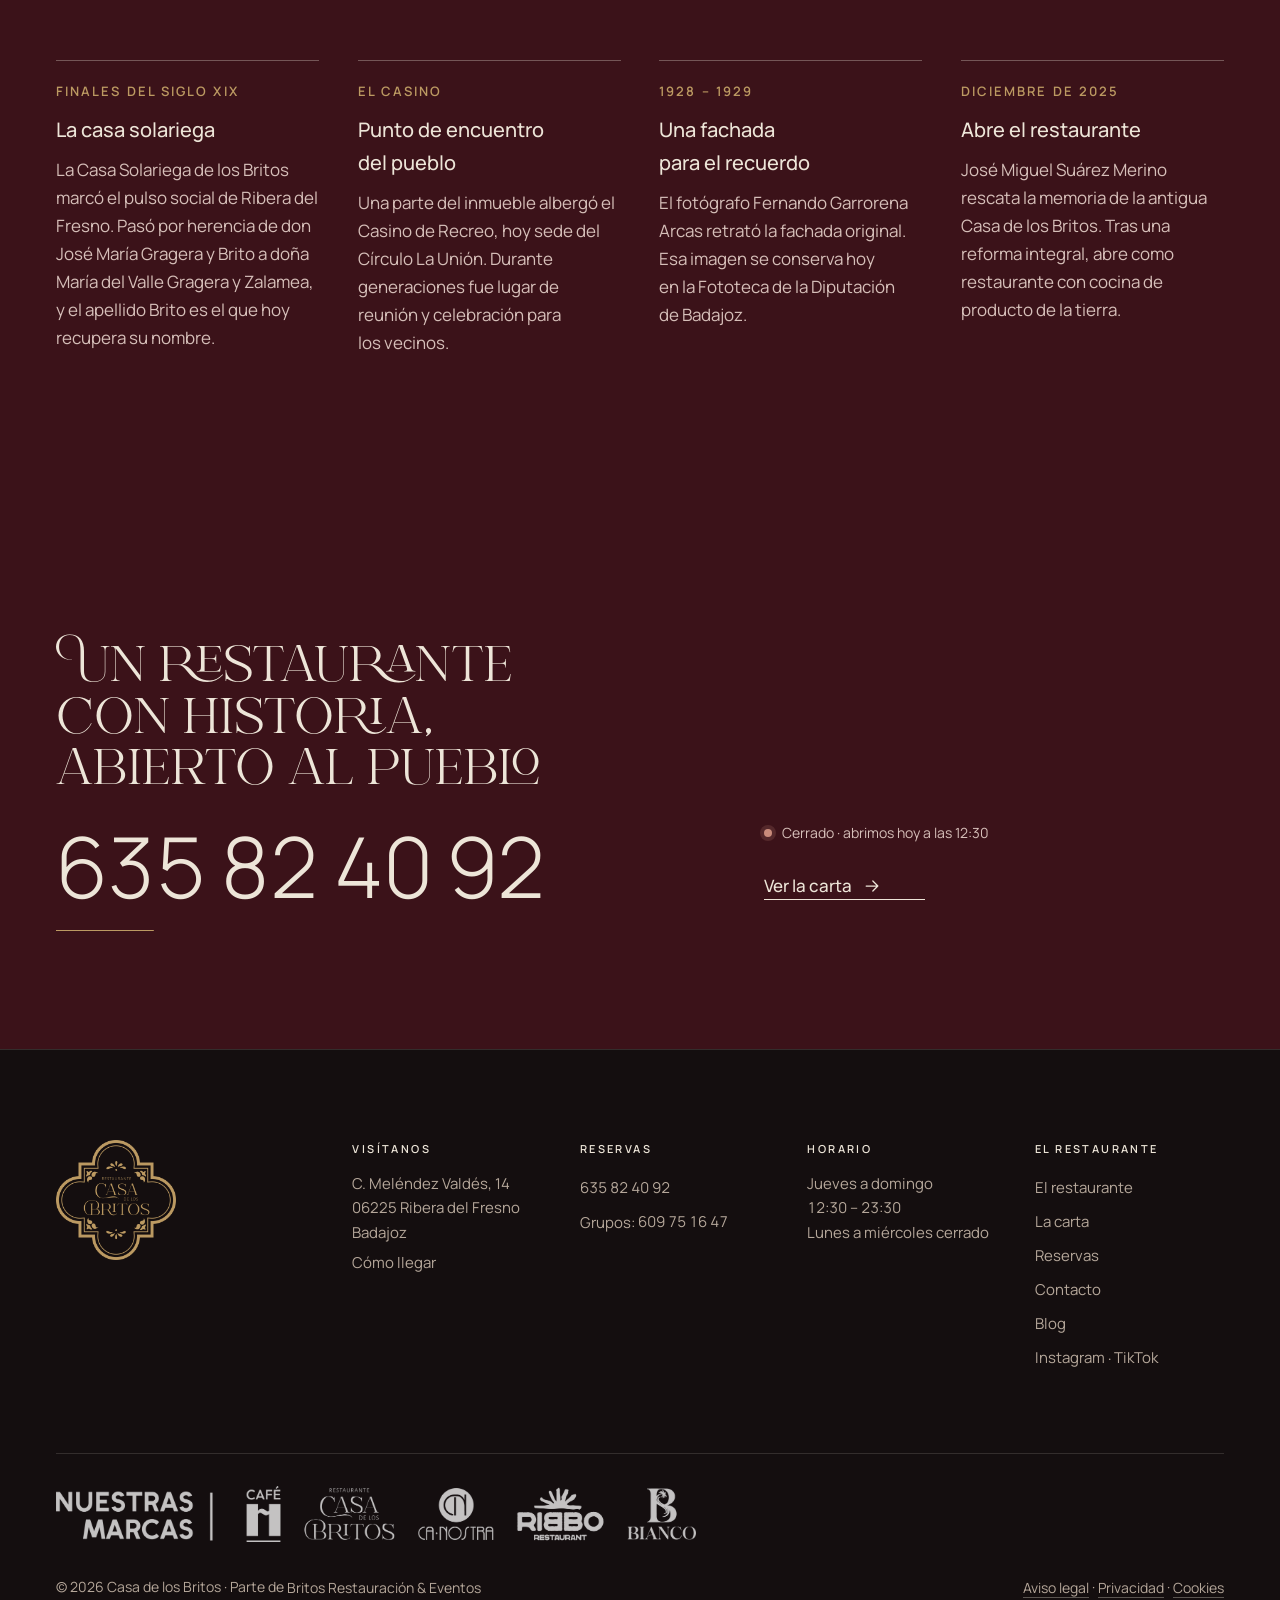
<file: el-restaurante.html>
<!doctype html>
<html lang="es">
<head>
<meta charset="utf-8">
<meta name="viewport" content="width=device-width, initial-scale=1, viewport-fit=cover">
<title>El restaurante · Casa de los Britos</title>
<script>(function(d){var h=d.documentElement;h.classList.add('js','is-loading');try{if(sessionStorage.getItem('cb-visto'))h.classList.add('loader-quick')}catch(e){}setTimeout(function(){h.classList.remove('is-loading')},6000)})(document)</script>
<meta name="description" content="El restaurante en la antigua casa solariega de los Britos, en Ribera del Fresno: comedor, salón privado y bodega, y la historia de una casa que marcó el pulso del pueblo.">
<meta name="theme-color" content="#140e0f">
<meta property="og:type" content="website">
<meta property="og:locale" content="es_ES">
<meta property="og:title" content="El restaurante · Casa de los Britos">
<meta property="og:description" content="El restaurante en la antigua casa solariega de los Britos, en Ribera del Fresno: comedor, salón privado y bodega, y la historia de una casa que marcó el pulso del pueblo.">
<meta property="og:image" content="assets/img/dsc06935-1600.webp">
<link rel="icon" type="image/png" href="assets/logos/casa-logo-completo.png">
<link rel="preload" href="assets/fonts/manrope-latin.woff2" as="font" type="font/woff2" crossorigin>
<link rel="preload" as="image" href="assets/img/dsc06935-1600.webp" imagesrcset="assets/img/dsc06935-800.webp 800w, assets/img/dsc06935-1600.webp 1600w" imagesizes="(max-width: 899px) 100vw, 58vw">
<link rel="stylesheet" href="assets/css/styles.css?v=9f43c3b7">
<script src="assets/js/main.js?v=a32b78e7" defer></script>
<script src="assets/js/motion.js?v=11d99c30" defer></script>
<script src="assets/js/carousel.js?v=3fe8a7d3" defer></script>
<script src="assets/js/cursor.js?v=483a7f32" defer></script>
</head>
<body data-theme="casa">
<div class="loader" aria-hidden="true"><img class="loader__mark" src="assets/logos/casa-logo-completo-laton.png" alt="" width="800" height="800"><span class="loader__line"><i></i></span></div>
<svg width="0" height="0" style="position:absolute" aria-hidden="true" focusable="false">
  <symbol id="i-phone" viewBox="0 0 24 24"><path d="M5 4h4l2 5-2.5 1.5a11 11 0 0 0 5 5L15 13l5 2v4a2 2 0 0 1-2 2A16 16 0 0 1 3 6a2 2 0 0 1 2-2"/></symbol>
  <symbol id="i-arrow" viewBox="0 0 24 24"><path d="M5 12h14M13 6l6 6-6 6"/></symbol>
  <symbol id="i-copy" viewBox="0 0 24 24"><rect x="9" y="9" width="11" height="11" rx="1.5"/><path d="M5 15V5a1 1 0 0 1 1-1h10"/></symbol>
  <symbol id="i-pin" viewBox="0 0 24 24"><path d="M12 21s-7-6.2-7-11.5a7 7 0 0 1 14 0C19 14.8 12 21 12 21z"/><circle cx="12" cy="9.5" r="2.5"/></symbol>
  <symbol id="i-photo" viewBox="0 0 24 24"><rect x="3" y="5" width="18" height="14" rx="1.5"/><circle cx="9" cy="10" r="1.8"/><path d="M21 16l-5-5-8 8"/></symbol>
</svg>
<a class="skip" href="#main">Saltar al contenido</a>
<header class="top" id="top">
  <a class="top__brand" href="./" aria-label="Casa de los Britos, inicio"><img src="assets/logos/casa-logotipo-03-mantel.png" alt="Restaurante Casa de los Britos" width="800" height="464"></a>
  <div class="top__r">
    <span class="status top__status"><i></i><span data-live>Abrimos de jueves a domingo</span></span>
    <a class="top__call" href="tel:+34635824092" aria-label="Reservar · 635 82 40 92"><svg class="ico" aria-hidden="true"><use href="#i-phone"/></svg><span>Reservar</span><span class="top__num">&nbsp;· <span class="num">635 82 40 92</span></span></a>
    <button class="burger" type="button" data-menu-open aria-expanded="false" aria-controls="menu" aria-label="Abrir menú"><b></b><b></b><b></b></button>
  </div>
</header>
<header class="pill" id="pill" inert>
  <a class="pill__brand" href="./" aria-label="Casa de los Britos, inicio"><img src="assets/logos/casa-logotipo-03-mantel.png" alt="Restaurante Casa de los Britos" width="800" height="464"></a>
  <nav class="pnav" aria-label="Principal"><span class="hl" aria-hidden="true"></span><a href="el-restaurante" aria-current="page">El restaurante</a><a href="carta">La carta</a><a href="reservas">Reservas</a><a href="contacto">Contacto</a><a href="blog">Blog</a></nav>
  <span class="pnav__sep" aria-hidden="true"></span><a class="pnav__brand" href="eventos"><img src="assets/logos/britos-icono-white.png" alt="" width="18" height="18">Eventos</a>
  <a class="btn pill__call" href="tel:+34635824092"><svg class="ico" aria-hidden="true"><use href="#i-phone"/></svg>Reservar<span class="pill__num">&nbsp;<span class="num">635 82 40 92</span></span></a>
  <button class="burger" type="button" data-menu-open aria-expanded="false" aria-controls="menu" aria-label="Abrir menú"><b></b><b></b><b></b></button>
</header>
<div class="menu" id="menu" role="dialog" aria-modal="true" aria-label="Menú" inert>
  <div class="menu__head">
    <a href="./" aria-label="Casa de los Britos, inicio"><img src="assets/logos/casa-logotipo-03-mantel.png" alt="Restaurante Casa de los Britos" width="800" height="464"></a>
    <button class="burger" type="button" data-menu-close aria-expanded="true" aria-label="Cerrar menú"><b></b><b></b><b></b></button>
  </div>
  <div class="menu__body">
    <ul class="mlinks">
      <li style="--i:0"><a href="./" data-prev="0"><small>Inicio</small><span>Casa de los Britos</span></a></li>
      <li style="--i:1"><a href="el-restaurante" data-prev="1" aria-current="page"><small>El lugar</small><span>El restaurante</span></a></li>
      <li style="--i:2"><a href="carta" data-prev="2"><small>Cocina</small><span>La carta</span></a></li>
      <li style="--i:3"><a href="reservas" data-prev="3"><small>Mesa</small><span>Reservas</span></a></li>
      <li style="--i:4"><a href="contacto" data-prev="4"><small>Visita</small><span>Contacto</span></a></li>
      <li style="--i:5"><a href="blog" data-prev="5"><small>Novedades</small><span>Blog</span></a></li>
      <li class="mlinks__out" style="--i:6"><a href="eventos"><img src="assets/logos/eventos-logotipo-01-white.png" alt="Britos Restauración & Eventos" width="800" height="220" loading="lazy"><svg class="ico" aria-hidden="true"><use href="#i-arrow"/></svg></a></li>
    </ul>
    <div class="mprev" aria-hidden="true"><img src="assets/img/4e3a8246-800.webp" alt="" loading="lazy" class="on"><img src="assets/img/dsc06935-800.webp" alt="" loading="lazy"><img src="assets/img/dsc07287-800.webp" alt="" loading="lazy"><img src="assets/img/4e3a8236-800.webp" alt="" loading="lazy"><img src="assets/img/dsc06948-800.webp" alt="" loading="lazy"><img src="assets/img/4e3a8597-800.webp" alt="" loading="lazy"></div>
  </div>
  <div class="menu__foot">
    <div><b>Dirección</b><a href="https://www.google.com/maps/search/?api=1&query=Casa+de+los+Britos%2C+C.+Mel%C3%A9ndez+Vald%C3%A9s+14%2C+Ribera+del+Fresno" target="_blank" rel="noopener">C. Meléndez Valdés, 14<br>Ribera del Fresno</a></div>
    <div><b>Hoy</b><span data-live>Abrimos de jueves a domingo</span></div>
    <div><b>Reservas</b><a class="num" href="tel:+34635824092">635 82 40 92</a></div>
    <div><b>Síguenos</b><a href="https://www.instagram.com/casadelosbritos/" target="_blank" rel="noopener">Instagram</a> · <a href="https://www.tiktok.com/@casadelosbritos" target="_blank" rel="noopener">TikTok</a></div>
  </div>
</div>
<main id="main">

<section class="hero hero--short" data-enter aria-labelledby="restaurante-title">
  <div class="hero__text">
    <div>
      <h1 id="restaurante-title" class="display primor enter" style="--i:0">El restaurante</h1>
      <p class="lead mt-m enter" style="--i:1">Un restaurante vestido de fiesta en la antigua casa solariega de los Britos, restaurada para sentarse a comer: puertas de madera y cristal, mármol y luz cálida.</p>
    </div>
    <div class="hero__cta enter" style="--i:2" data-callbar-hide>
      <a class="btn btn--lg" href="tel:+34635824092"><svg class="ico" aria-hidden="true"><use href="#i-phone"/></svg>Reservar · <span class="num">635 82 40 92</span></a>
      <a class="link" href="#historia">La historia <svg class="ico" aria-hidden="true"><use href="#i-arrow"/></svg></a>
    </div>
  </div>
  <div class="hero__media">
    <figure class="ph"><img src="assets/img/dsc06935-1600.webp" srcset="assets/img/dsc06935-800.webp 800w, assets/img/dsc06935-1600.webp 1600w" sizes="(max-width: 899px) 100vw, 58vw" width="1600" height="2400" alt="Puertas de madera bajo el arco con vidriera de colores, entre mesas preparadas" fetchpriority="high" style="object-position:center 35%"></figure>
  </div>
</section>

<section class="section" id="espacios" aria-labelledby="espacios-title">
  <div class="wrap">
    <div class="head">
      <h2 id="espacios-title" class="h2">Nuestros salones y la bodega</h2>
      <p class="lead">Cada sala tiene su carácter. El comedor principal para el día a día, el salón privado para las celebraciones y la bodega siempre a la vista, para elegir el vino con calma.</p>
    </div>
    <div class="spaces">
      <article class="space">
        <figure class="ph ph--r45"><img src="assets/img/4e3a8231-800.webp" srcset="assets/img/4e3a8231-800.webp 800w, assets/img/4e3a8231-1600.webp 1600w" sizes="(max-width: 899px) 100vw, 33vw" width="1600" height="2400" alt="Mesas de mármol junto a la ventana del patio" loading="lazy" decoding="async"></figure>
        <span class="n">i.</span>
        <h3>Comedor principal</h3>
        <p>Mesas de mármol junto a las ventanas del patio.</p>
      </article>
      <article class="space">
        <figure class="ph ph--r45"><img src="assets/img/4e3a8251-800.webp" srcset="assets/img/4e3a8251-800.webp 800w, assets/img/4e3a8251-1600.webp 1600w" sizes="(max-width: 899px) 100vw, 33vw" width="1600" height="2400" alt="Mesa larga del salón privado tras las puertas de cristal" loading="lazy" decoding="async"></figure>
        <span class="n">ii.</span>
        <h3>Salón privado</h3>
        <p>Mesa larga tras las puertas de cristal, para comidas de familia, grupos y empresa.</p>
      </article>
      <article class="space">
        <figure class="ph ph--r45"><img src="assets/img/4e3a8236-800.webp" srcset="assets/img/4e3a8236-800.webp 800w, assets/img/4e3a8236-1600.webp 1600w" sizes="(max-width: 899px) 100vw, 33vw" width="1600" height="2400" alt="Botellero iluminado junto a una mesa preparada" loading="lazy" decoding="async"></figure>
        <span class="n">iii.</span>
        <h3>La bodega</h3>
        <p>Vinos de Extremadura, Rioja, Ribera del Duero y espumosos.</p>
      </article>
    </div>
  </div>
</section>

<section class="section" aria-labelledby="rincones-title">
  <div class="wrap">
    <div class="head">
      <h2 id="rincones-title" class="h2">La luz, la sobremesa</h2>
      <p class="lead">Al reservar puedes pedirnos la mesa que prefieras: junto a la ventana, bajo los apliques o cerca de la bodega.</p>
    </div>
    <div class="gallery">
      <figure class="ph"><img src="assets/img/4e3a8246-1600.webp" srcset="assets/img/4e3a8246-800.webp 800w, assets/img/4e3a8246-1600.webp 1600w" sizes="(max-width: 699px) 100vw, 50vw" width="1600" height="2400" alt="Mesa junto al aplique de luz sobre la pared de barro" loading="lazy" decoding="async"></figure>
      <figure class="ph"><img src="assets/img/4e3a8214-800.webp" srcset="assets/img/4e3a8214-800.webp 800w, assets/img/4e3a8214-1600.webp 1600w" sizes="(max-width: 699px) 50vw, 50vw" width="1600" height="2400" alt="Puerta de madera y cristal que da a la sala" loading="lazy" decoding="async" style="object-position:center 40%"></figure>
      <figure class="ph"><img src="assets/img/4e3a8241-800.webp" srcset="assets/img/4e3a8241-800.webp 800w, assets/img/4e3a8241-1600.webp 1600w" sizes="(max-width: 699px) 50vw, 50vw" width="1600" height="2400" alt="Mesa puesta delante del botellero" loading="lazy" decoding="async" style="object-position:center 55%"></figure>
      <figure class="ph"><img src="assets/img/4e3a8243-800.webp" srcset="assets/img/4e3a8243-800.webp 800w, assets/img/4e3a8243-1600.webp 1600w" sizes="(max-width: 699px) 50vw, 33vw" width="1600" height="2400" alt="Plato, copas y servilleta bordada con el escudo del restaurante" loading="lazy" decoding="async"></figure>
      <figure class="ph"><img src="assets/img/4e3a8597-800.webp" srcset="assets/img/4e3a8597-800.webp 800w, assets/img/4e3a8597-1600.webp 1600w" sizes="(max-width: 699px) 50vw, 33vw" width="1600" height="2323" alt="Sirviendo vino tinto durante la comida" loading="lazy" decoding="async"></figure>
      <figure class="ph"><img src="assets/img/dsc06941-800.webp" srcset="assets/img/dsc06941-800.webp 800w, assets/img/dsc06941-1600.webp 1600w" sizes="(max-width: 699px) 50vw, 33vw" width="1600" height="2400" alt="Mesas de la sala con la luz cálida de la pared" loading="lazy" decoding="async"></figure>
    </div>
  </div>
</section>

<section class="section section--surface" id="historia" aria-labelledby="historia-title">
  <div class="wrap">
    <div class="head">
      <h2 id="historia-title" class="h2">La casa que marcó el pulso del pueblo</h2>
      <p class="lead">El restaurante toma su nombre de la Casa Solariega de los Britos, en el corazón de Ribera del Fresno.</p>
    </div>
    <ol class="timeline">
      <li>
        <span class="when">Finales del siglo XIX</span>
        <h3>La casa solariega</h3>
        <p>La Casa Solariega de los Britos marcó el pulso social de Ribera del Fresno. Pasó por herencia de don José María Gragera y Brito a doña María del Valle Gragera y Zalamea, y el apellido Brito es el que hoy recupera su nombre.</p>
      </li>
      <li>
        <span class="when">El Casino</span>
        <h3>Punto de encuentro del pueblo</h3>
        <p>Una parte del inmueble albergó el Casino de Recreo, hoy sede del Círculo La Unión. Durante generaciones fue lugar de reunión y celebración para los vecinos.</p>
      </li>
      <li>
        <span class="when">1928 – 1929</span>
        <h3>Una fachada para el recuerdo</h3>
        <p>El fotógrafo Fernando Garrorena Arcas retrató la fachada original. Esa imagen se conserva hoy en la Fototeca de la Diputación de Badajoz.</p>
      </li>
      <li>
        <span class="when">Diciembre de 2025</span>
        <h3>Abre el restaurante</h3>
        <p>José Miguel Suárez Merino rescata la memoria de la antigua Casa de los Britos. Tras una reforma integral, abre como restaurante con cocina de producto de la tierra.</p>
      </li>
    </ol>
  </div>
</section>

<section class="close" aria-labelledby="reserva-title">
  <div class="wrap close__in">
    <div>
      <h2 id="reserva-title" class="h2">Un restaurante con historia, abierto al pueblo</h2>
      <p class="phone-big num mt-m"><a href="tel:+34635824092">635 82 40 92</a></p>
    </div>
    <div class="close__side">
      <p class="status"><i></i><span data-live>Abrimos de jueves a domingo</span></p>
      <a class="link" href="carta">Ver la carta <svg class="ico" aria-hidden="true"><use href="#i-arrow"/></svg></a>
    </div>
  </div>
</section>

</main>
<footer class="footer">
  <div class="wrap">
    <div class="footer__top">
      <div><img class="footer__logo" src="assets/logos/casa-logo-completo-laton.png" alt="Restaurante Casa de los Britos" width="800" height="800" loading="lazy"></div>
      <div>
        <h2>Visítanos</h2>
        <address>C. Meléndez Valdés, 14<br>06225 Ribera del Fresno<br>Badajoz</address>
        <p><a href="https://www.google.com/maps/search/?api=1&query=Casa+de+los+Britos%2C+C.+Mel%C3%A9ndez+Vald%C3%A9s+14%2C+Ribera+del+Fresno" target="_blank" rel="noopener">Cómo llegar</a></p>
      </div>
      <div>
        <h2>Reservas</h2>
        <p><a class="num" href="tel:+34635824092">635 82 40 92</a></p>
        <p>Grupos: <a class="num" href="tel:+34609751647">609 75 16 47</a></p>
      </div>
      <div>
        <h2>Horario</h2>
        <p>Jueves a domingo<br><span class="num">12:30 – 23:30</span><br>Lunes a miércoles cerrado</p>
      </div>
      <div>
        <h2>El restaurante</h2>
        <ul><li><a href="el-restaurante">El restaurante</a></li><li><a href="carta">La carta</a></li><li><a href="reservas">Reservas</a></li><li><a href="contacto">Contacto</a></li><li><a href="blog">Blog</a></li><li><a href="https://www.instagram.com/casadelosbritos/" target="_blank" rel="noopener">Instagram</a> · <a href="https://www.tiktok.com/@casadelosbritos" target="_blank" rel="noopener">TikTok</a></li></ul>
      </div>
    </div>
    <div class="footer__brands"><img src="assets/logos/eventos-nuestras-marcas-white.png" alt="Nuestras marcas: Café Hibernia, Restaurante Casa de los Britos, Ca·Nostra, Ribbo Restaurant y Bianco" width="1800" height="159" loading="lazy"></div>
    <div class="footer__legal"><p>© <span data-year>2026</span> Casa de los Britos · Parte de <a href="eventos">Britos Restauración &amp; Eventos</a></p><p class="footer__links"><a href="aviso-legal">Aviso legal</a> · <a href="privacidad">Privacidad</a> · <a href="cookies">Cookies</a></p></div>
  </div>
</footer>
<p id="live" class="sr-only" aria-live="polite"></p>
</body>
</html>
</file>
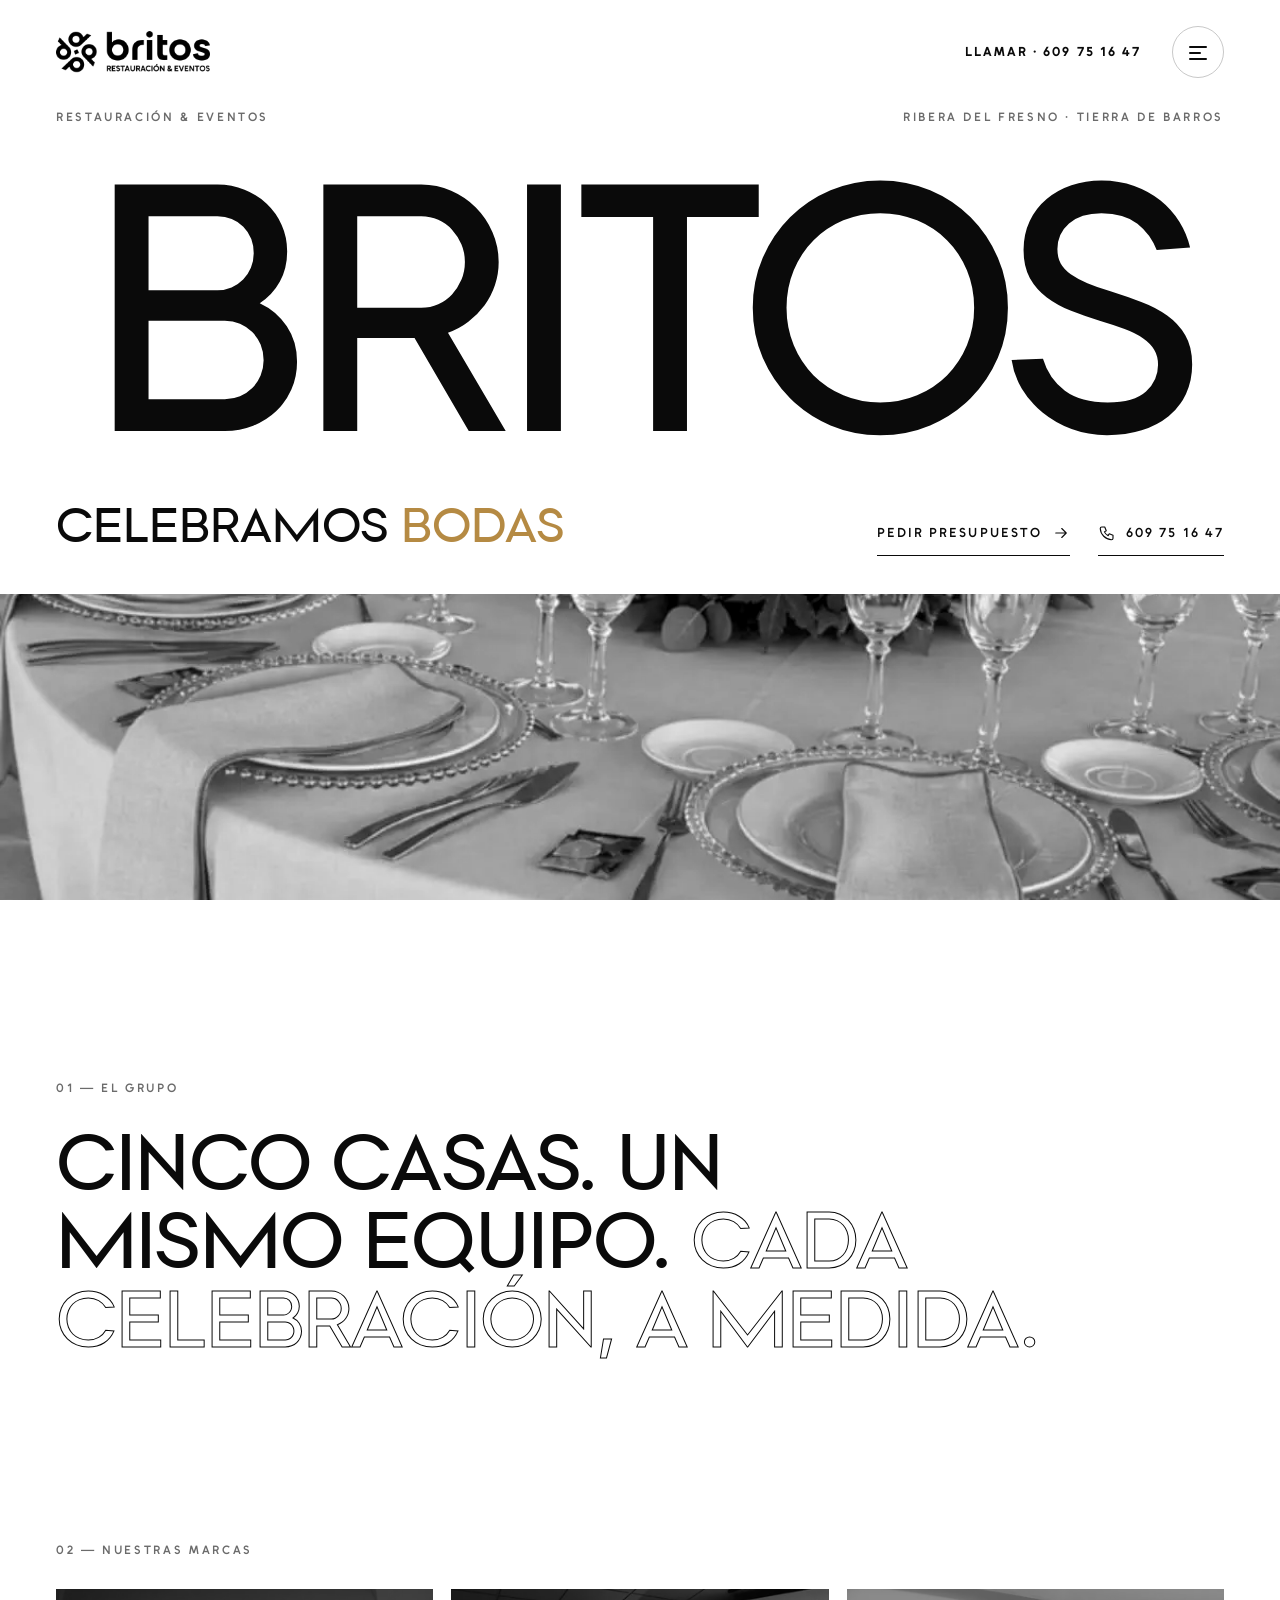
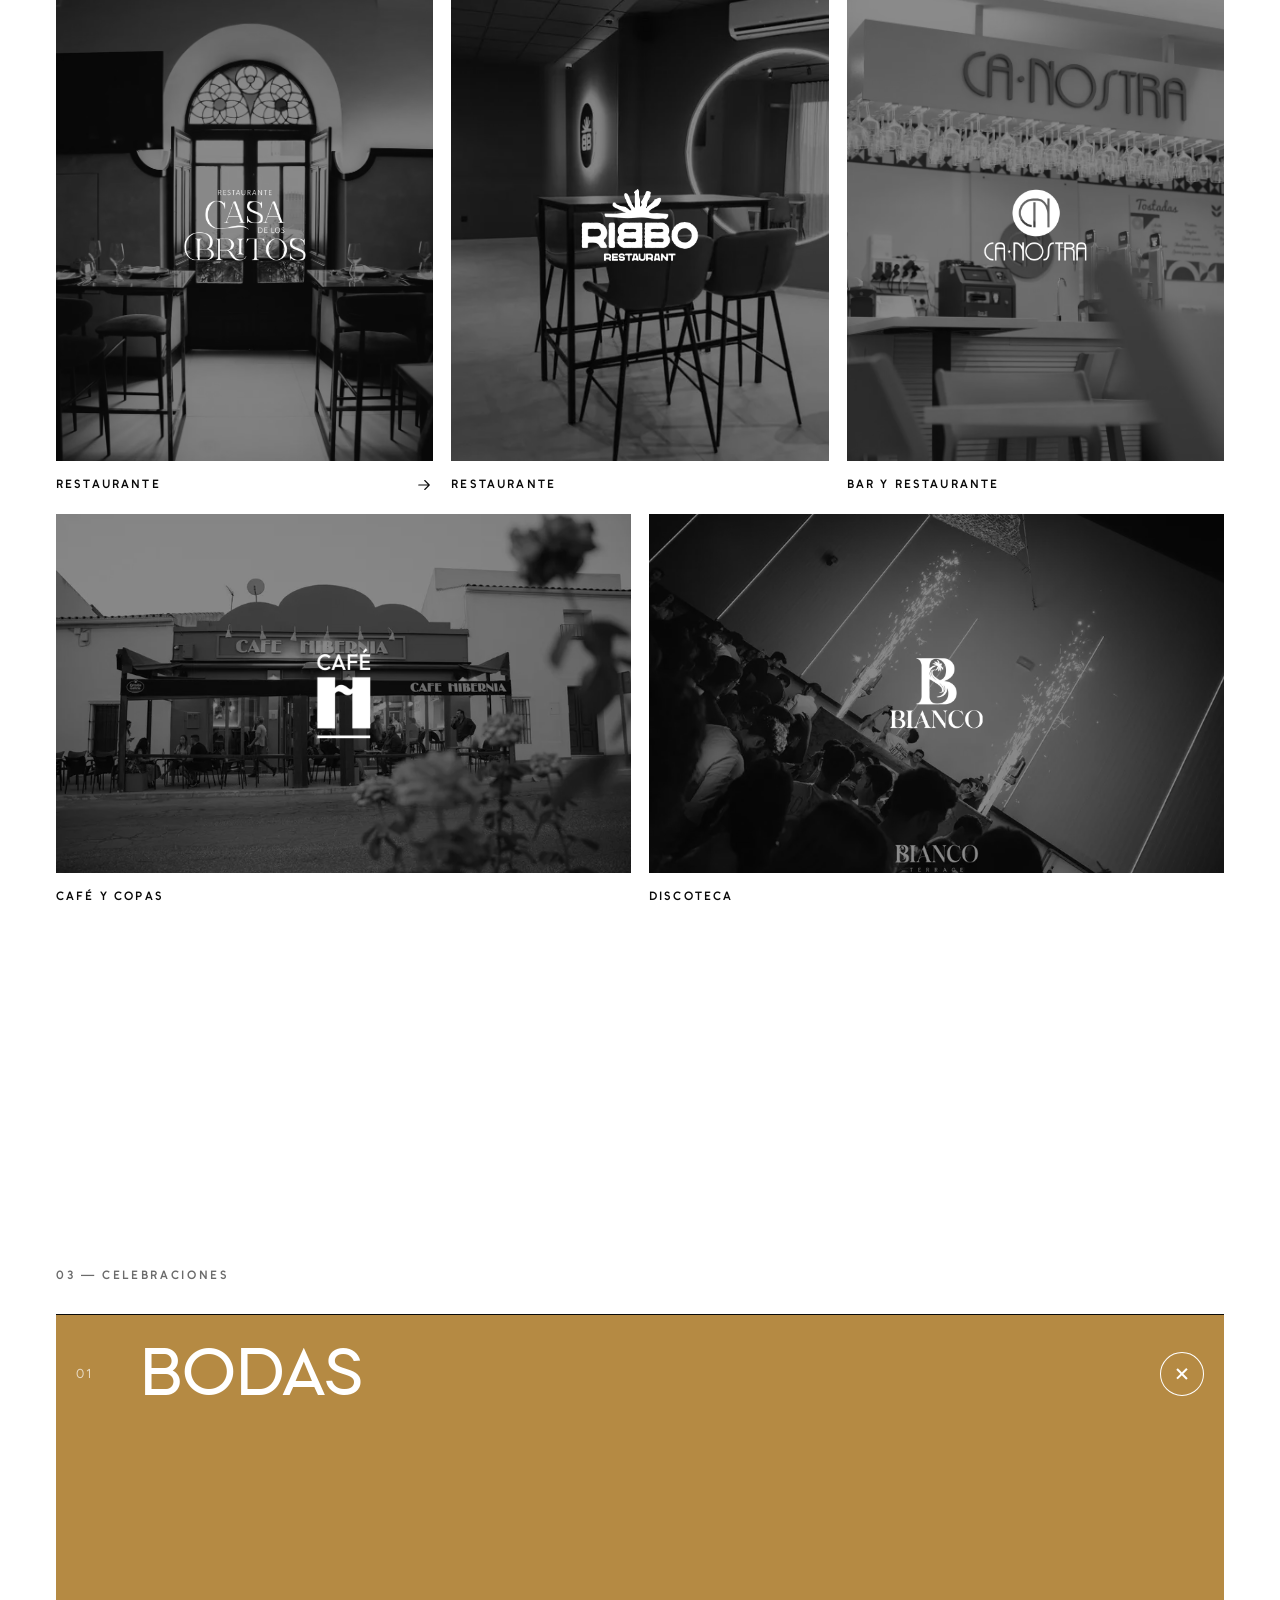
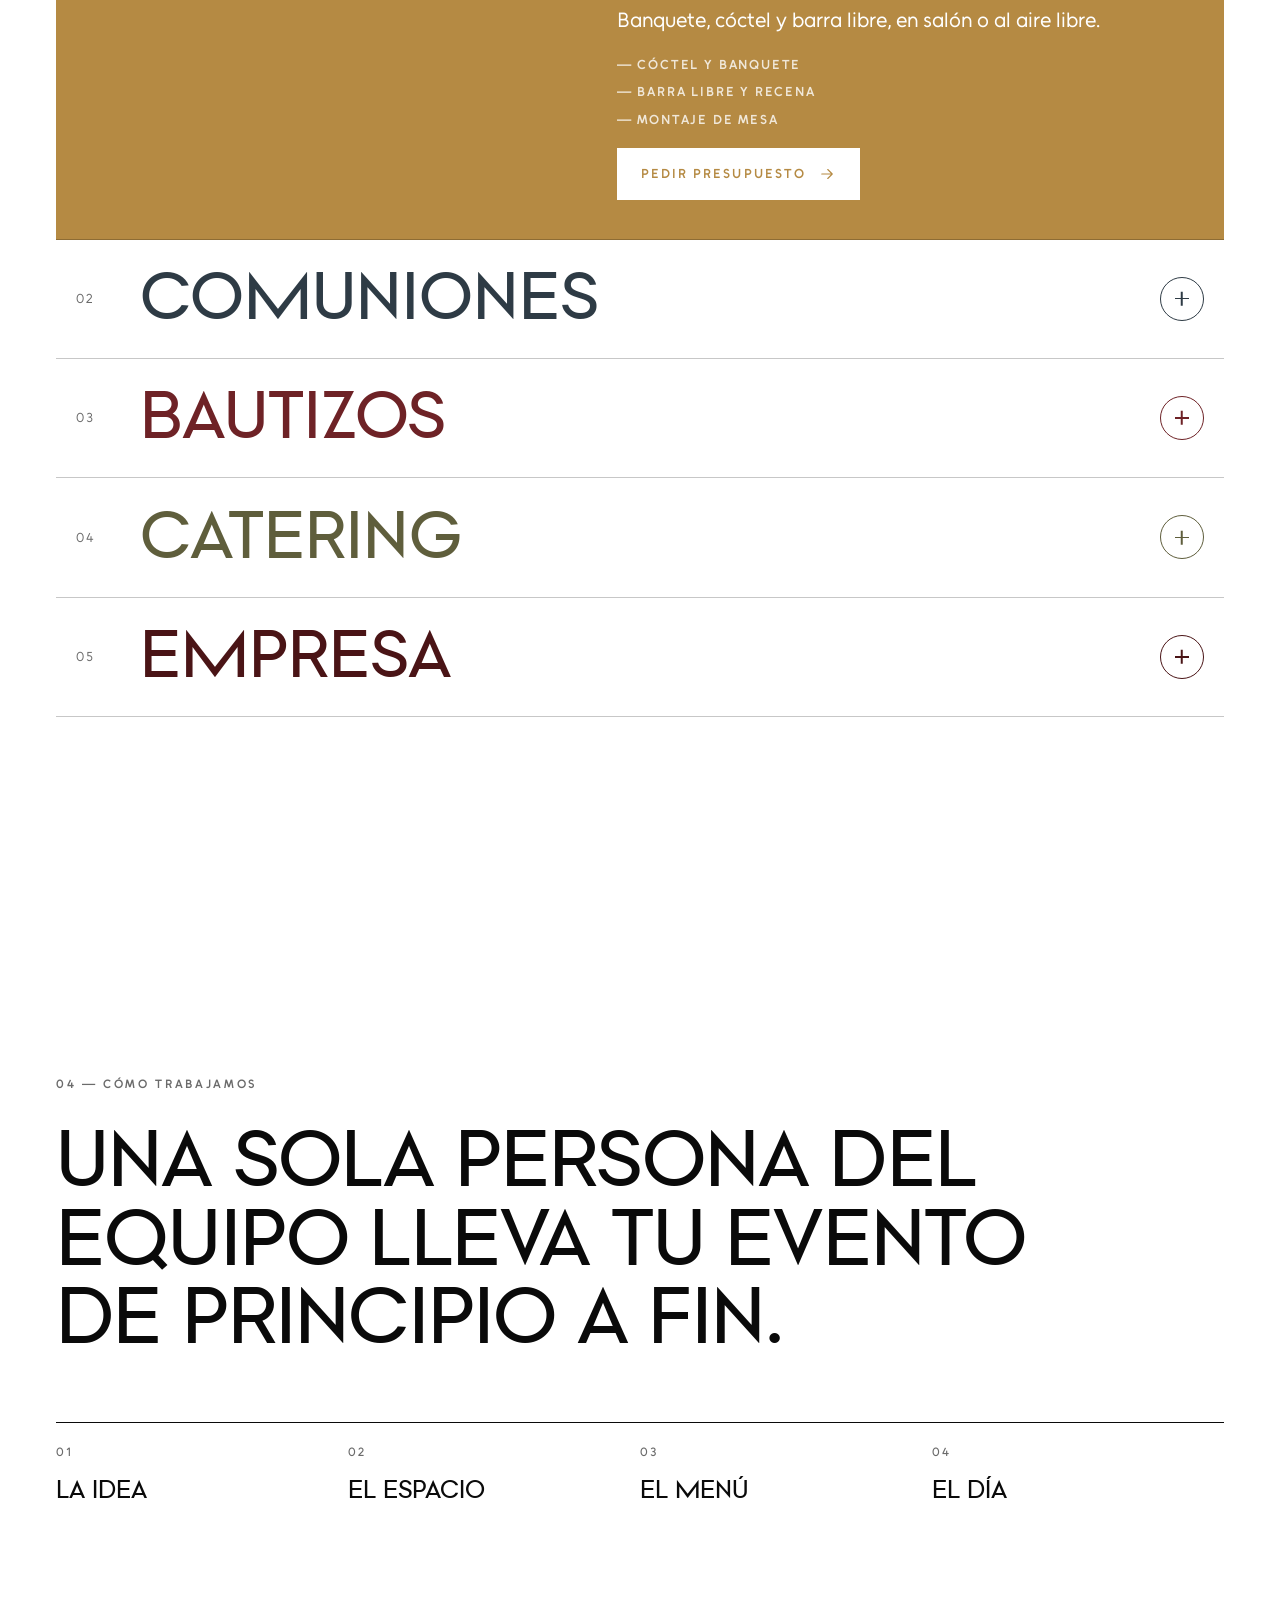
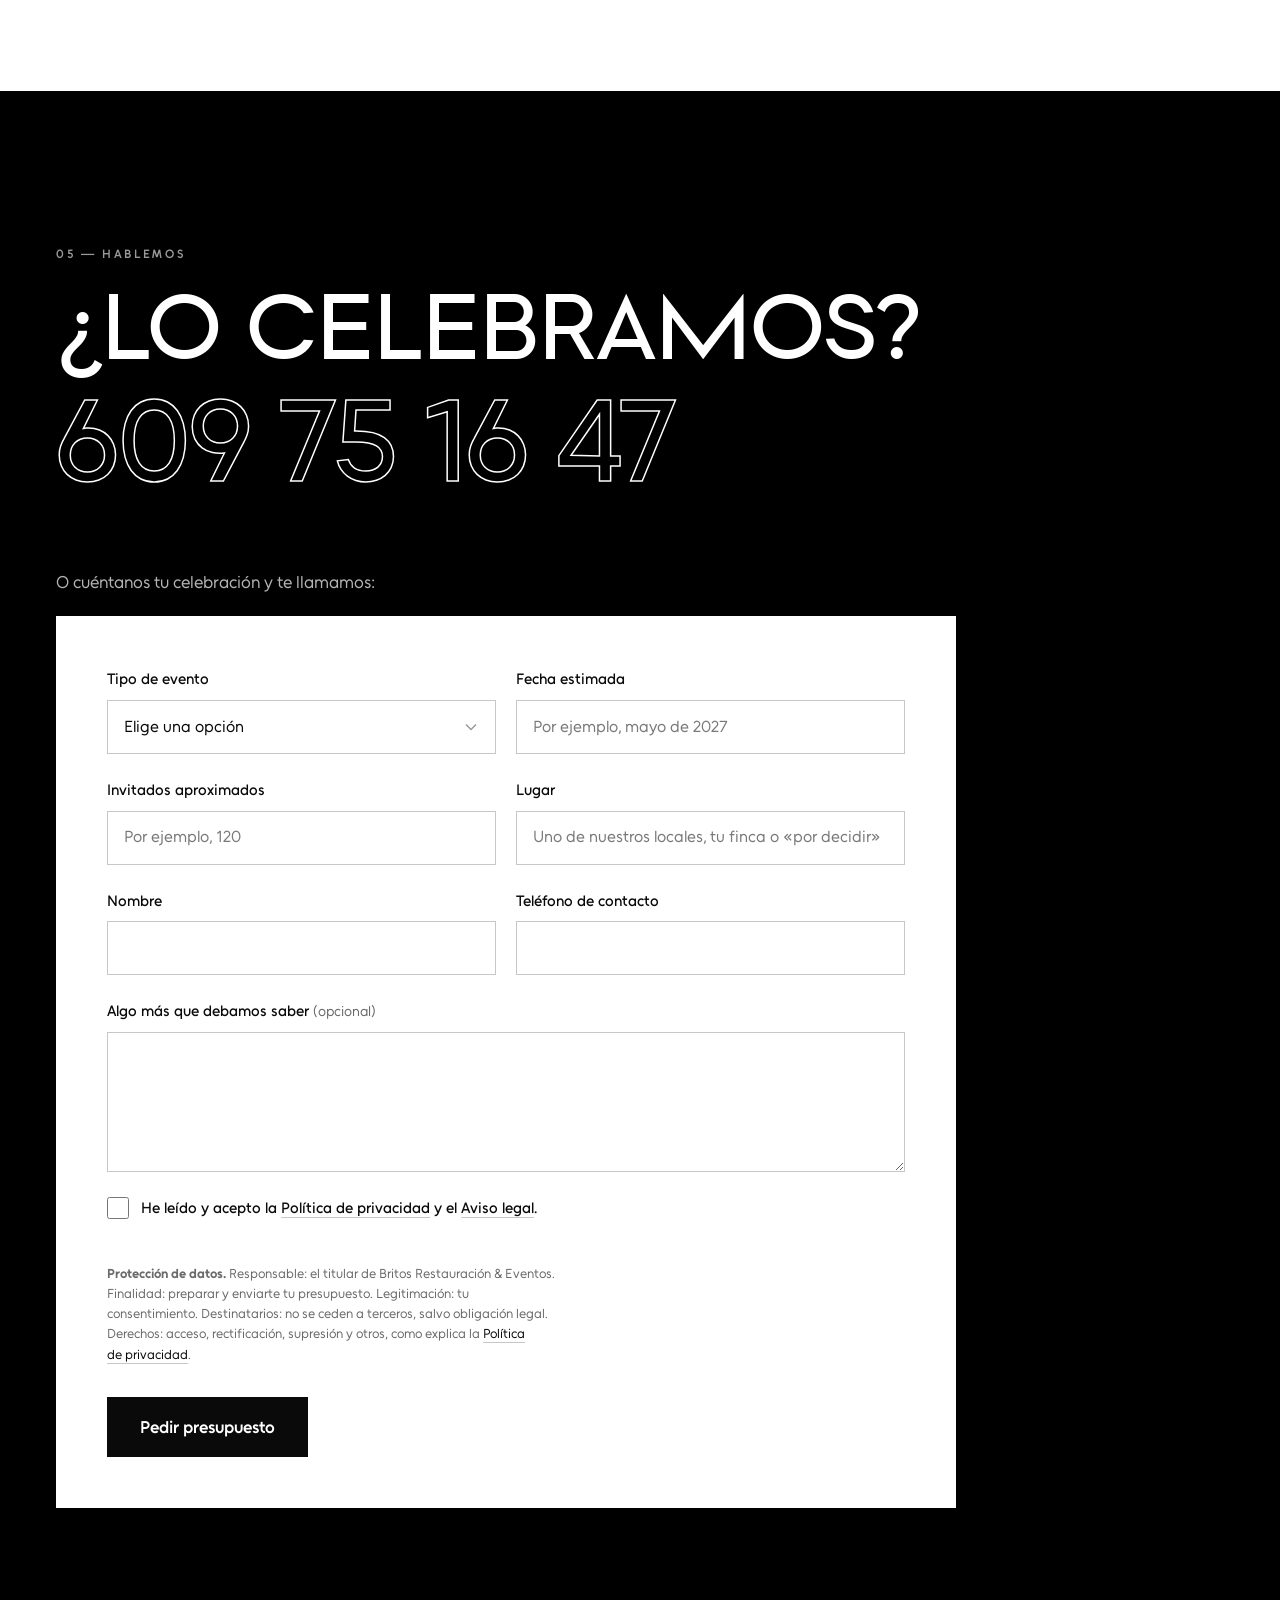
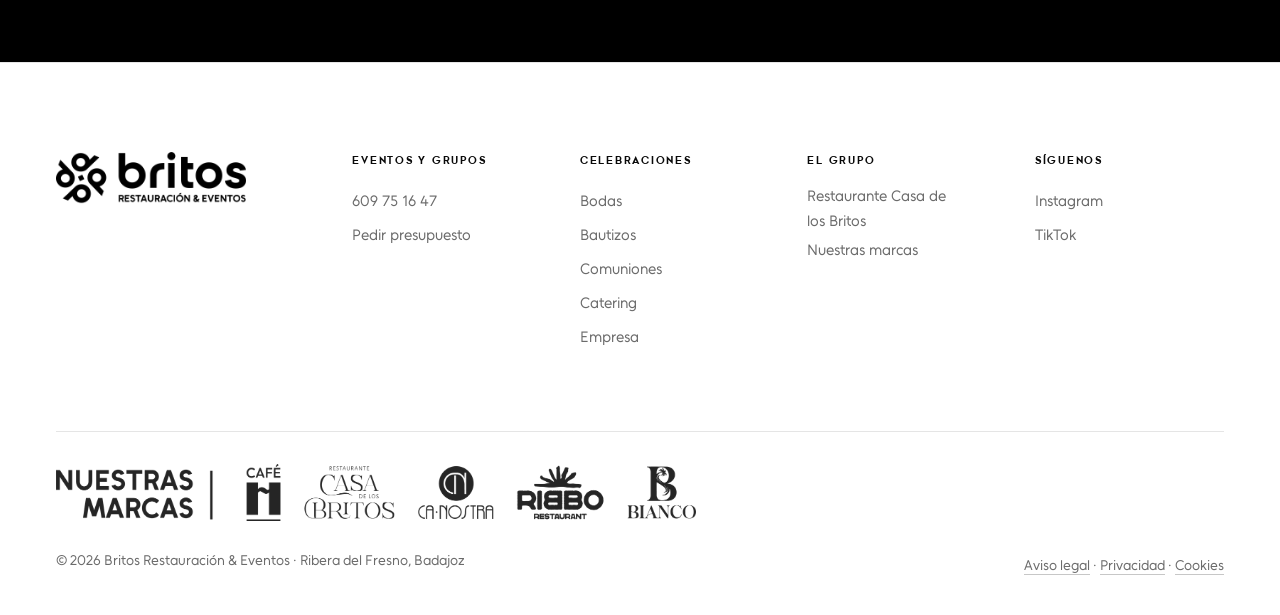
<file: eventos.html>
<!doctype html>
<html lang="es">
<head>
<meta charset="utf-8">
<meta name="viewport" content="width=device-width, initial-scale=1, viewport-fit=cover">
<title>Britos Restauración & Eventos · Bodas, bautizos, comuniones y catering</title>
<script>(function(d){var h=d.documentElement;h.classList.add('js','is-loading');try{if(sessionStorage.getItem('cb-visto'))h.classList.add('loader-quick')}catch(e){}setTimeout(function(){h.classList.remove('is-loading')},6000)})(document)</script>
<meta name="description" content="Grupo de restauración y eventos en Ribera del Fresno: Casa de los Britos, Ribbo, Ca·Nostra, Café Hibernia y la discoteca Bianco. Bodas, bautizos, comuniones y catering. Tel. 609 75 16 47.">
<meta name="theme-color" content="#ffffff">
<meta property="og:type" content="website">
<meta property="og:locale" content="es_ES">
<meta property="og:title" content="Britos Restauración & Eventos · Bodas, bautizos, comuniones y catering">
<meta property="og:description" content="Grupo de restauración y eventos en Ribera del Fresno: Casa de los Britos, Ribbo, Ca·Nostra, Café Hibernia y la discoteca Bianco. Bodas, bautizos, comuniones y catering. Tel. 609 75 16 47.">
<meta property="og:image" content="assets/img/britos-eventos-01-1600.webp">
<link rel="icon" type="image/png" href="assets/logos/britos-favicon.png">
<link rel="preload" href="assets/fonts/unageo-var.woff2" as="font" type="font/woff2" crossorigin>
<link rel="preload" href="assets/fonts/coliner-medium.woff2" as="font" type="font/woff2" crossorigin>
<link rel="preload" as="image" href="assets/img/britos-montaje-01-1600.webp" imagesrcset="assets/img/britos-montaje-01-800.webp 800w, assets/img/britos-montaje-01-1600.webp 1600w" imagesizes="(max-width: 899px) 100vw, 58vw">
<link rel="stylesheet" href="assets/css/styles.css?v=9f43c3b7">
<script src="assets/js/main.js?v=a32b78e7" defer></script>
<script src="assets/js/motion.js?v=11d99c30" defer></script>
<script src="assets/js/carousel.js?v=3fe8a7d3" defer></script>
<script src="assets/js/cursor.js?v=483a7f32" defer></script>
</head>
<body data-theme="britos">
<div class="loader" aria-hidden="true"><img class="loader__mark" src="assets/logos/britos-icono.png" alt="" width="256" height="256"><span class="loader__line"><i></i></span></div>
<svg width="0" height="0" style="position:absolute" aria-hidden="true" focusable="false">
  <symbol id="i-phone" viewBox="0 0 24 24"><path d="M5 4h4l2 5-2.5 1.5a11 11 0 0 0 5 5L15 13l5 2v4a2 2 0 0 1-2 2A16 16 0 0 1 3 6a2 2 0 0 1 2-2"/></symbol>
  <symbol id="i-arrow" viewBox="0 0 24 24"><path d="M5 12h14M13 6l6 6-6 6"/></symbol>
  <symbol id="i-copy" viewBox="0 0 24 24"><rect x="9" y="9" width="11" height="11" rx="1.5"/><path d="M5 15V5a1 1 0 0 1 1-1h10"/></symbol>
  <symbol id="i-pin" viewBox="0 0 24 24"><path d="M12 21s-7-6.2-7-11.5a7 7 0 0 1 14 0C19 14.8 12 21 12 21z"/><circle cx="12" cy="9.5" r="2.5"/></symbol>
  <symbol id="i-photo" viewBox="0 0 24 24"><rect x="3" y="5" width="18" height="14" rx="1.5"/><circle cx="9" cy="10" r="1.8"/><path d="M21 16l-5-5-8 8"/></symbol>
</svg>
<a class="skip" href="#main">Saltar al contenido</a>
<header class="top" id="top">
  <a class="top__brand" href="eventos" aria-label="Britos Restauración & Eventos, inicio"><img src="assets/logos/britos-logotipo-burdeos.png" alt="Britos Restauración & Eventos" width="900" height="248"><img class="top__light" src="assets/logos/eventos-logotipo-01-white.png" alt="" width="900" height="248"></a>
  <div class="top__r">
    
    <a class="top__call" href="tel:+34609751647" aria-label="Llamar · 609 75 16 47"><svg class="ico" aria-hidden="true"><use href="#i-phone"/></svg><span>Llamar</span><span class="top__num">&nbsp;· <span class="num">609 75 16 47</span></span></a>
    <button class="burger" type="button" data-menu-open aria-expanded="false" aria-controls="menu" aria-label="Abrir menú"><b></b><b></b><b></b></button>
  </div>
</header>
<header class="pill" id="pill" inert>
  <a class="pill__brand" href="eventos" aria-label="Britos Restauración & Eventos, inicio"><img src="assets/logos/britos-logotipo-burdeos.png" alt="Britos Restauración & Eventos" width="900" height="248"></a>
  <nav class="pnav" aria-label="Principal"><span class="hl" aria-hidden="true"></span><a href="#grupo">El grupo</a><a href="#marcas">Nuestras marcas</a><a href="#celebraciones">Eventos</a><a href="#como">Cómo trabajamos</a><a href="#presupuesto">Presupuesto</a></nav>
  
  <a class="btn pill__call" href="tel:+34609751647"><svg class="ico" aria-hidden="true"><use href="#i-phone"/></svg>Llamar<span class="pill__num">&nbsp;<span class="num">609 75 16 47</span></span></a>
  <button class="burger" type="button" data-menu-open aria-expanded="false" aria-controls="menu" aria-label="Abrir menú"><b></b><b></b><b></b></button>
</header>
<div class="menu" id="menu" role="dialog" aria-modal="true" aria-label="Menú" inert>
  <div class="menu__head">
    <a href="eventos" aria-label="Britos Restauración & Eventos, inicio"><img src="assets/logos/britos-logotipo-burdeos.png" alt="Britos Restauración & Eventos" width="900" height="248"></a>
    <button class="burger" type="button" data-menu-close aria-expanded="true" aria-label="Cerrar menú"><b></b><b></b><b></b></button>
  </div>
  <div class="menu__body">
    <ul class="mlinks">
      <li style="--i:0"><a href="#grupo" data-prev="0"><small>Quiénes</small><span>El grupo</span></a></li>
      <li style="--i:1"><a href="#marcas" data-prev="1"><small>Locales</small><span>Nuestras marcas</span></a></li>
      <li style="--i:2"><a href="#celebraciones" data-prev="2"><small>Celebrar</small><span>Eventos</span></a></li>
      <li style="--i:3"><a href="#como" data-prev="3"><small>Pasos</small><span>Cómo trabajamos</span></a></li>
      <li style="--i:4"><a href="#presupuesto" data-prev="4"><small>Contacto</small><span>Presupuesto</span></a></li>
      <li class="mlinks__out" style="--i:5"><a href="./"><img src="assets/logos/casa-logotipo-03.png" alt="Restaurante Casa de los Britos" width="800" height="464" loading="lazy"><svg class="ico" aria-hidden="true"><use href="#i-arrow"/></svg></a></li>
    </ul>
    <div class="mprev" aria-hidden="true"><img src="assets/img/britos-eventos-01-800.webp" alt="" loading="lazy" class="on"></div>
  </div>
  <div class="menu__foot">
    <div><b>Eventos y grupos</b><a class="num" href="tel:+34609751647">609 75 16 47</a></div>
    <div><b>Presupuesto</b><a href="#presupuesto">Cuéntanos tu celebración</a></div>
    <div><b>Dónde</b>Ribera del Fresno y Tierra de Barros</div>
    <div><b>Síguenos</b><a href="https://www.instagram.com/casadelosbritos/" target="_blank" rel="noopener">Instagram</a> · <a href="https://www.tiktok.com/@casadelosbritos" target="_blank" rel="noopener">TikTok</a></div>
  </div>
</div>
<main id="main">

<section class="bx-hero" aria-labelledby="ev-title">
  <div class="bx-hero__meta wrap"><span>Restauración &amp; Eventos</span><span>Ribera del Fresno · Tierra de Barros</span></div>
  <h1 id="ev-title" class="bx-hero__word"><span class="sr-only">Britos Restauración &amp; Eventos</span><span aria-hidden="true">Britos</span></h1>
  <div class="bx-hero__foot wrap">
    <p class="bx-hero__line">Celebramos <span class="sr-only">bodas, comuniones, bautizos, catering y eventos de empresa</span><span class="bx-tick" aria-hidden="true"><span class="bx-tick__in"><span style="color:var(--mostaza)">bodas</span><span style="color:var(--pizarra)">comuniones</span><span style="color:var(--capsula-burdeos)">bautizos</span><span style="color:var(--oliva)">catering</span><span style="color:var(--evento-britos)">empresas</span><span style="color:var(--mostaza)">bodas</span></span></span></p>
    <div class="bx-hero__cta">
      <a class="bx-link" href="#presupuesto">Pedir presupuesto <svg class="ico" aria-hidden="true"><use href="#i-arrow"/></svg></a>
      <a class="bx-link" href="tel:+34609751647"><svg class="ico" aria-hidden="true"><use href="#i-phone"/></svg><span class="num">609 75 16 47</span></a>
    </div>
  </div>
  <figure class="bx-hero__ph"><img src="assets/img/britos-montaje-01-1600.webp" srcset="assets/img/britos-montaje-01-800.webp 800w, assets/img/britos-montaje-01-1600.webp 1600w" sizes="100vw" width="1206" height="1844" alt="Mesas de banquete vestidas con mantelería de lino, cristalería y flores en una carpa" fetchpriority="high" style="object-position:center 58%"></figure>
</section>

<section class="bx-sec" id="grupo" aria-labelledby="grupo-title">
  <div class="wrap">
    <p class="bx-k bx-r">01 — El grupo</p>
    <h2 id="grupo-title" class="bx-statement bx-r">Cinco casas. Un mismo equipo. <em>Cada celebración, a medida.</em></h2>
  </div>
</section>

<section class="bx-sec bx-sec--tight" id="marcas" aria-labelledby="marcas-title">
  <div class="wrap">
    <h2 id="marcas-title" class="bx-k bx-r">02 — Nuestras marcas</h2>
    <ul class="bx-brands">
      <li class="bx-brand bx-r"><a href="./" aria-label="Casa de los Britos, restaurante: ver su web"><figure class="bx-brand__ph"><img src="assets/img/dsc06935-800.webp" srcset="assets/img/dsc06935-800.webp 800w, assets/img/dsc06935-1600.webp 1600w" sizes="(max-width: 699px) 80vw, (max-width: 1099px) 45vw, 34vw" width="1600" height="2400" alt="Comedor de Casa de los Britos" loading="lazy" decoding="async" style="object-position:center 55%"><img class="bx-brand__logo bx-brand__logo--casa" src="assets/logos/marca-casa-white.png" alt="Casa de los Britos" width="382" height="240" loading="lazy"></figure>
        <p class="bx-brand__type"><span>Restaurante</span><svg class="ico" aria-hidden="true"><use href="#i-arrow"/></svg></p></a></li>
      <li class="bx-brand bx-r"><div><figure class="bx-brand__ph"><img src="assets/img/ribbo-03-800.webp" srcset="assets/img/ribbo-03-800.webp 800w, assets/img/ribbo-03-1600.webp 1600w" sizes="(max-width: 699px) 80vw, (max-width: 1099px) 45vw, 34vw" width="1600" height="1066" alt="Salón de Ribbo con mesas altas y espejo redondo iluminado" loading="lazy" decoding="async" style="object-position:center 55%"><img class="bx-brand__logo bx-brand__logo--ribbo" src="assets/logos/marca-ribbo-white.png" alt="Ribbo Restaurant" width="367" height="240" loading="lazy"></figure>
        <p class="bx-brand__type"><span>Restaurante</span></p></div></li>
      <li class="bx-brand bx-r"><div><figure class="bx-brand__ph"><img src="assets/img/canostra-01-800.webp" srcset="assets/img/canostra-01-800.webp 800w, assets/img/canostra-01-1600.webp 1600w" sizes="(max-width: 699px) 80vw, (max-width: 1099px) 45vw, 34vw" width="1600" height="2400" alt="Barra de Ca·Nostra con su letrero y copas colgadas" loading="lazy" decoding="async" style="object-position:center 35%"><img class="bx-brand__logo bx-brand__logo--canostra" src="assets/logos/marca-canostra-white.png" alt="Ca·Nostra" width="320" height="240" loading="lazy"></figure>
        <p class="bx-brand__type"><span>Bar y restaurante</span></p></div></li>
      <li class="bx-brand bx-r"><div><figure class="bx-brand__ph"><img src="assets/img/hibernia-01-800.webp" srcset="assets/img/hibernia-01-800.webp 800w, assets/img/hibernia-01-1600.webp 1600w" sizes="(max-width: 699px) 80vw, (max-width: 1099px) 45vw, 34vw" width="1600" height="1067" alt="Fachada y terraza del Café Hibernia al atardecer" loading="lazy" decoding="async" style="object-position:center 55%"><img class="bx-brand__logo bx-brand__logo--hibernia" src="assets/logos/marca-hibernia-white.png" alt="Café Hibernia" width="146" height="240" loading="lazy"></figure>
        <p class="bx-brand__type"><span>Café y copas</span></p></div></li>
      <li class="bx-brand bx-r"><div><figure class="bx-brand__ph"><img src="assets/img/bianco-02-800.webp" srcset="assets/img/bianco-02-800.webp 800w, assets/img/bianco-02-1600.webp 1600w" sizes="(max-width: 699px) 80vw, (max-width: 1099px) 45vw, 34vw" width="1600" height="1067" alt="Noche en la discoteca Bianco, con bengalas en la barra" loading="lazy" decoding="async" style="object-position:center 45%"><img class="bx-brand__logo bx-brand__logo--bianco" src="assets/logos/marca-bianco-white.png" alt="Bianco" width="290" height="240" loading="lazy"></figure>
        <p class="bx-brand__type"><span>Discoteca</span></p></div></li>
    </ul>
    <p class="bx-brands-hint" aria-hidden="true">Desliza para ver las cinco →</p>
  </div>
</section>

<section class="bx-sec bx-ev" id="celebraciones" aria-labelledby="cel-title">
  <div class="wrap">
    <h2 id="cel-title" class="bx-k bx-r">03 — Celebraciones</h2>
    <div class="bx-acc">
      <details class="bx-ev__item bx-r" id="bodas" name="celebraciones" style="--c:var(--mostaza)" open>
        <summary><span class="bx-ev__n">01</span><span class="bx-ev__t">Bodas</span><span class="bx-ev__x" aria-hidden="true"></span></summary>
        <div class="bx-ev__body">
          <figure class="bx-ev__ph"><img src="assets/img/britos-montaje-01-800.webp" srcset="assets/img/britos-montaje-01-800.webp 800w, assets/img/britos-montaje-01-1600.webp 1600w" sizes="(max-width: 799px) 100vw, 45vw" width="1206" height="1844" alt="" loading="lazy" decoding="async" style="object-position:center 60%"></figure>
          <div class="bx-ev__txt">
            <p>Banquete, cóctel y barra libre, en salón o al aire libre.</p>
            <ul><li>Cóctel y banquete</li><li>Barra libre y recena</li><li>Montaje de mesa</li></ul>
            <a class="bx-ev__cta" href="#presupuesto" data-tipo="Boda">Pedir presupuesto <svg class="ico" aria-hidden="true"><use href="#i-arrow"/></svg></a>
          </div>
        </div>
      </details>
      <details class="bx-ev__item bx-r" id="comuniones" name="celebraciones" style="--c:var(--pizarra)">
        <summary><span class="bx-ev__n">02</span><span class="bx-ev__t">Comuniones</span><span class="bx-ev__x" aria-hidden="true"></span></summary>
        <div class="bx-ev__body">
          <figure class="bx-ev__ph"><img src="assets/img/ribbo-03-800.webp" srcset="assets/img/ribbo-03-800.webp 800w, assets/img/ribbo-03-1600.webp 1600w" sizes="(max-width: 799px) 100vw, 45vw" width="1600" height="1066" alt="" loading="lazy" decoding="async" style="object-position:center 50%"></figure>
          <div class="bx-ev__txt">
            <p>Menús de adulto e infantil, en salones pensados para familias.</p>
            <ul><li>Menú infantil</li><li>Salón privado</li><li>Tarta y sobremesa</li></ul>
            <a class="bx-ev__cta" href="#presupuesto" data-tipo="Comunión">Pedir presupuesto <svg class="ico" aria-hidden="true"><use href="#i-arrow"/></svg></a>
          </div>
        </div>
      </details>
      <details class="bx-ev__item bx-r" id="bautizos" name="celebraciones" style="--c:var(--capsula-burdeos)">
        <summary><span class="bx-ev__n">03</span><span class="bx-ev__t">Bautizos</span><span class="bx-ev__x" aria-hidden="true"></span></summary>
        <div class="bx-ev__body">
          <figure class="bx-ev__ph"><img src="assets/img/hibernia-02-800.webp" srcset="assets/img/hibernia-02-800.webp 800w, assets/img/hibernia-02-1600.webp 1600w" sizes="(max-width: 799px) 100vw, 45vw" width="1600" height="1067" alt="" loading="lazy" decoding="async" style="object-position:center 50%"></figure>
          <div class="bx-ev__txt">
            <p>Bautizos, cumpleaños, aniversarios y reuniones familiares.</p>
            <ul><li>Salones privados</li><li>Menús cerrados</li><li>Coctelería</li></ul>
            <a class="bx-ev__cta" href="#presupuesto" data-tipo="Bautizo">Pedir presupuesto <svg class="ico" aria-hidden="true"><use href="#i-arrow"/></svg></a>
          </div>
        </div>
      </details>
      <details class="bx-ev__item bx-r" id="catering" name="celebraciones" style="--c:var(--oliva)">
        <summary><span class="bx-ev__n">04</span><span class="bx-ev__t">Catering</span><span class="bx-ev__x" aria-hidden="true"></span></summary>
        <div class="bx-ev__body">
          <figure class="bx-ev__ph"><img src="assets/img/britos-eventos-01-800.webp" srcset="assets/img/britos-eventos-01-800.webp 800w, assets/img/britos-eventos-01-1600.webp 1600w" sizes="(max-width: 799px) 100vw, 45vw" width="1365" height="2000" alt="" loading="lazy" decoding="async" style="object-position:center 40%"></figure>
          <div class="bx-ev__txt">
            <p>Llevamos la cocina y el servicio a tu finca, tu casa o tu espacio.</p>
            <ul><li>Cocina en destino</li><li>Personal de sala</li><li>Menaje y mobiliario</li></ul>
            <a class="bx-ev__cta" href="#presupuesto" data-tipo="Catering">Pedir presupuesto <svg class="ico" aria-hidden="true"><use href="#i-arrow"/></svg></a>
          </div>
        </div>
      </details>
      <details class="bx-ev__item bx-r" id="empresa" name="celebraciones" style="--c:var(--evento-britos)">
        <summary><span class="bx-ev__n">05</span><span class="bx-ev__t">Empresa</span><span class="bx-ev__x" aria-hidden="true"></span></summary>
        <div class="bx-ev__body">
          <figure class="bx-ev__ph"><img src="assets/img/ribbo-02-800.webp" srcset="assets/img/ribbo-02-800.webp 800w, assets/img/ribbo-02-1600.webp 1600w" sizes="(max-width: 799px) 100vw, 45vw" width="1600" height="2400" alt="" loading="lazy" decoding="async" style="object-position:center 40%"></figure>
          <div class="bx-ev__txt">
            <p>Comidas de equipo, cenas de Navidad y presentaciones.</p>
            <ul><li>Menús de grupo</li><li>Facturación a empresa</li><li>Presentaciones</li></ul>
            <a class="bx-ev__cta" href="#presupuesto" data-tipo="Evento de empresa">Pedir presupuesto <svg class="ico" aria-hidden="true"><use href="#i-arrow"/></svg></a>
          </div>
        </div>
      </details>
    </div>
  </div>
</section>
<script>
(() => {
  const open = () => { const d = location.hash && document.querySelector('details' + location.hash); if (d) d.open = true; };
  addEventListener('hashchange', open); open();
  document.addEventListener('click', (e) => {
    const a = e.target.closest('[data-tipo]'); if (!a) return;
    const sel = document.getElementById('e-tipo'); if (sel) sel.value = a.dataset.tipo;
  });
})();
</script>

<section class="bx-sec" id="como" aria-labelledby="como-title">
  <div class="wrap">
    <h2 id="como-title" class="bx-k bx-r">04 — Cómo trabajamos</h2>
    <p class="bx-statement bx-r">Una sola persona del equipo lleva tu evento de principio a fin.</p>
    <ol class="bx-steps">
      <li class="bx-r"><span>01</span>La idea</li>
      <li class="bx-r"><span>02</span>El espacio</li>
      <li class="bx-r"><span>03</span>El menú</li>
      <li class="bx-r"><span>04</span>El día</li>
    </ol>
  </div>
</section>

<section class="bx-end" id="presupuesto" aria-labelledby="pres-title">
  <div class="wrap">
    <p class="bx-k">05 — Hablemos</p>
    <h2 id="pres-title" class="bx-end__t">¿Lo celebramos?</h2>
    <a class="bx-end__tel num" href="tel:+34609751647">609 75 16 47</a>
    <p class="bx-end__or">O cuéntanos tu celebración y te llamamos:</p>
    <form class="form form-panel" data-form="eventos" data-subject="Solicitud de presupuesto · Britos Restauración & Eventos" data-success="Gracias. Hemos recibido tu solicitud y te llamaremos para hablar del evento." novalidate>
        <div class="field"><label for="e-tipo">Tipo de evento</label><select class="input" id="e-tipo" name="tipo" required aria-describedby="e-tipo-err"><option value="">Elige una opción</option><option>Boda</option><option>Bautizo</option><option>Comunión</option><option>Catering</option><option>Evento de empresa</option><option>Celebración familiar</option><option>Otro</option></select><p class="error" id="e-tipo-err">Elige el tipo de evento.</p></div>
        <div class="field"><label for="e-fecha">Fecha estimada</label><input class="input" id="e-fecha" name="fecha" type="text" placeholder="Por ejemplo, mayo de 2027" required aria-describedby="e-fecha-err"><p class="error" id="e-fecha-err">Indica una fecha aproximada, aunque sea el mes.</p></div>
        <div class="field"><label for="e-invitados">Invitados aproximados</label><input class="input" id="e-invitados" name="invitados" type="number" inputmode="numeric" min="1" max="2000" placeholder="Por ejemplo, 120" required aria-describedby="e-invitados-err"><p class="error" id="e-invitados-err">Indica un número aproximado de invitados.</p></div>
        <div class="field"><label for="e-lugar">Lugar</label><input class="input" id="e-lugar" name="lugar" type="text" placeholder="Uno de nuestros locales, tu finca o «por decidir»" required aria-describedby="e-lugar-err"><p class="error" id="e-lugar-err">Dinos dónde será o escribe «por decidir».</p></div>
        <div class="field"><label for="e-nombre">Nombre</label><input class="input" id="e-nombre" name="nombre" type="text" autocomplete="name" required aria-describedby="e-nombre-err"><p class="error" id="e-nombre-err">Escribe tu nombre.</p></div>
        <div class="field"><label for="e-tel">Teléfono de contacto</label><input class="input" id="e-tel" name="telefono" type="tel" autocomplete="tel" inputmode="tel" pattern="[0-9 +()\-]{9,}" required aria-describedby="e-tel-err"><p class="error" id="e-tel-err">Escribe un teléfono de al menos 9 cifras.</p></div>
        <div class="field field--full"><label for="e-mensaje">Algo más que debamos saber <span class="hint">(opcional)</span></label><textarea class="input" id="e-mensaje" name="mensaje"></textarea></div>
        <div class="field field--full"><label class="check" for="e-priv"><input id="e-priv" name="privacidad" type="checkbox" required aria-describedby="e-priv-err"> <span>He leído y acepto la <a href="privacidad" target="_blank" rel="noopener">Política de privacidad</a> y el <a href="aviso-legal" target="_blank" rel="noopener">Aviso legal</a>.</span></label><p class="error" id="e-priv-err">Necesitamos que aceptes la política de privacidad para preparar el presupuesto.</p></div>
        <p class="form__info field--full"><strong>Protección de datos.</strong> Responsable: el titular de Britos Restauración &amp; Eventos. Finalidad: preparar y enviarte tu presupuesto. Legitimación: tu consentimiento. Destinatarios: no se ceden a terceros, salvo obligación legal. Derechos: acceso, rectificación, supresión y otros, como explica la <a href="privacidad">Política de privacidad</a>.</p>
        <div class="form__foot"><button class="btn btn--lg" type="submit">Pedir presupuesto</button></div>
        <p class="form__status" role="status" hidden></p>
      </form>
  </div>
</section>

</main>
<footer class="footer">
  <div class="wrap">
    <div class="footer__top">
      <div><img class="footer__logo" src="assets/logos/britos-logotipo-burdeos.png" alt="Britos Restauración &amp; Eventos" width="900" height="248" loading="lazy"></div>
      <div>
        <h2>Eventos y grupos</h2>
        <p><a class="num" href="tel:+34609751647">609 75 16 47</a></p>
        <p><a href="#presupuesto">Pedir presupuesto</a></p>
      </div>
      <div>
        <h2>Celebraciones</h2>
        <ul><li><a href="#bodas">Bodas</a></li><li><a href="#bautizos">Bautizos</a></li><li><a href="#comuniones">Comuniones</a></li><li><a href="#catering">Catering</a></li><li><a href="#empresa">Empresa</a></li></ul>
      </div>
      <div>
        <h2>El grupo</h2>
        <ul><li><a href="./">Restaurante Casa de los Britos</a></li><li><a href="#marcas">Nuestras marcas</a></li></ul>
      </div>
      <div>
        <h2>Síguenos</h2>
        <ul><li><a href="https://www.instagram.com/casadelosbritos/" target="_blank" rel="noopener">Instagram</a></li><li><a href="https://www.tiktok.com/@casadelosbritos" target="_blank" rel="noopener">TikTok</a></li></ul>
      </div>
    </div>
    <div class="footer__brands"><img src="assets/logos/nuestras-marcas-burdeos.png" alt="Nuestras marcas: Café Hibernia, Restaurante Casa de los Britos, Ca·Nostra, Ribbo Restaurant y Bianco" width="1800" height="159" loading="lazy"></div>
    <div class="footer__legal"><p>© <span data-year>2026</span> Britos Restauración &amp; Eventos · Ribera del Fresno, Badajoz</p><p class="footer__links"><a href="aviso-legal">Aviso legal</a> · <a href="privacidad">Privacidad</a> · <a href="cookies">Cookies</a></p></div>
  </div>
</footer>
<p id="live" class="sr-only" aria-live="polite"></p>
</body>
</html>
</file>
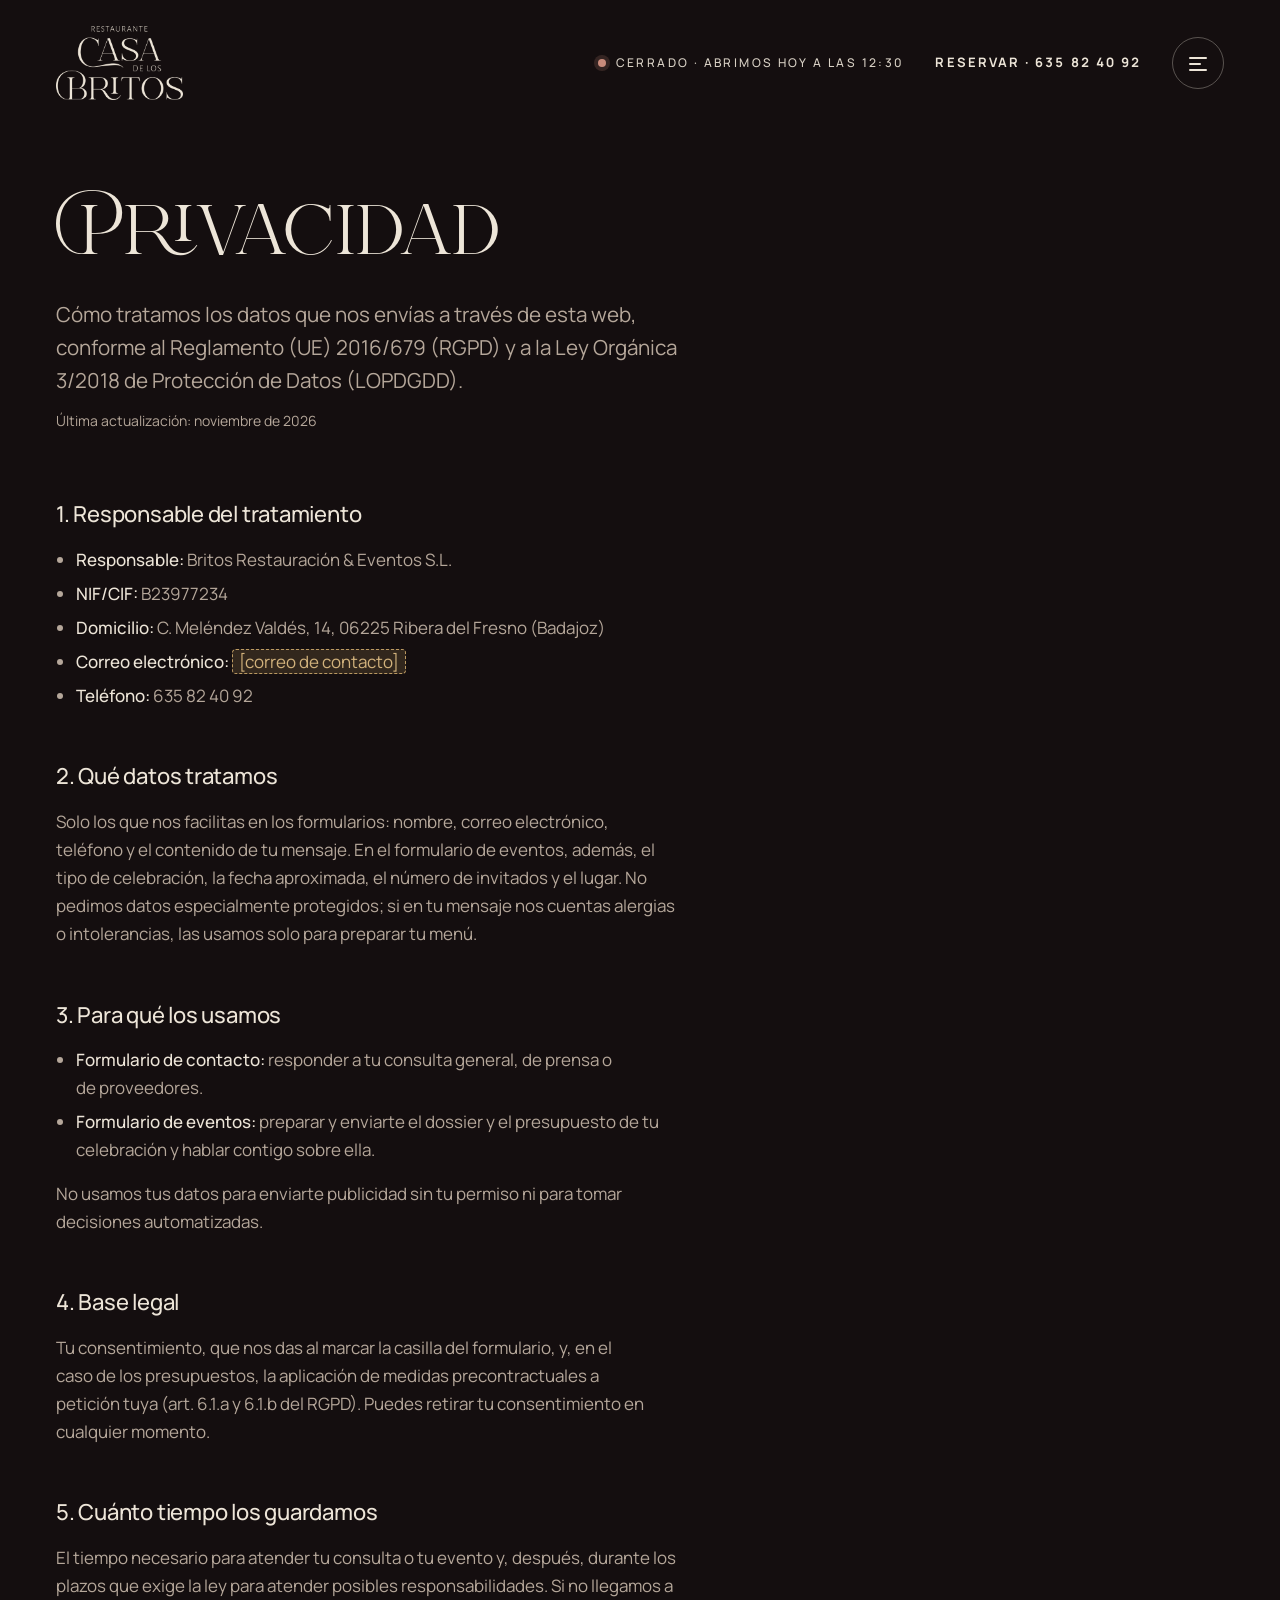
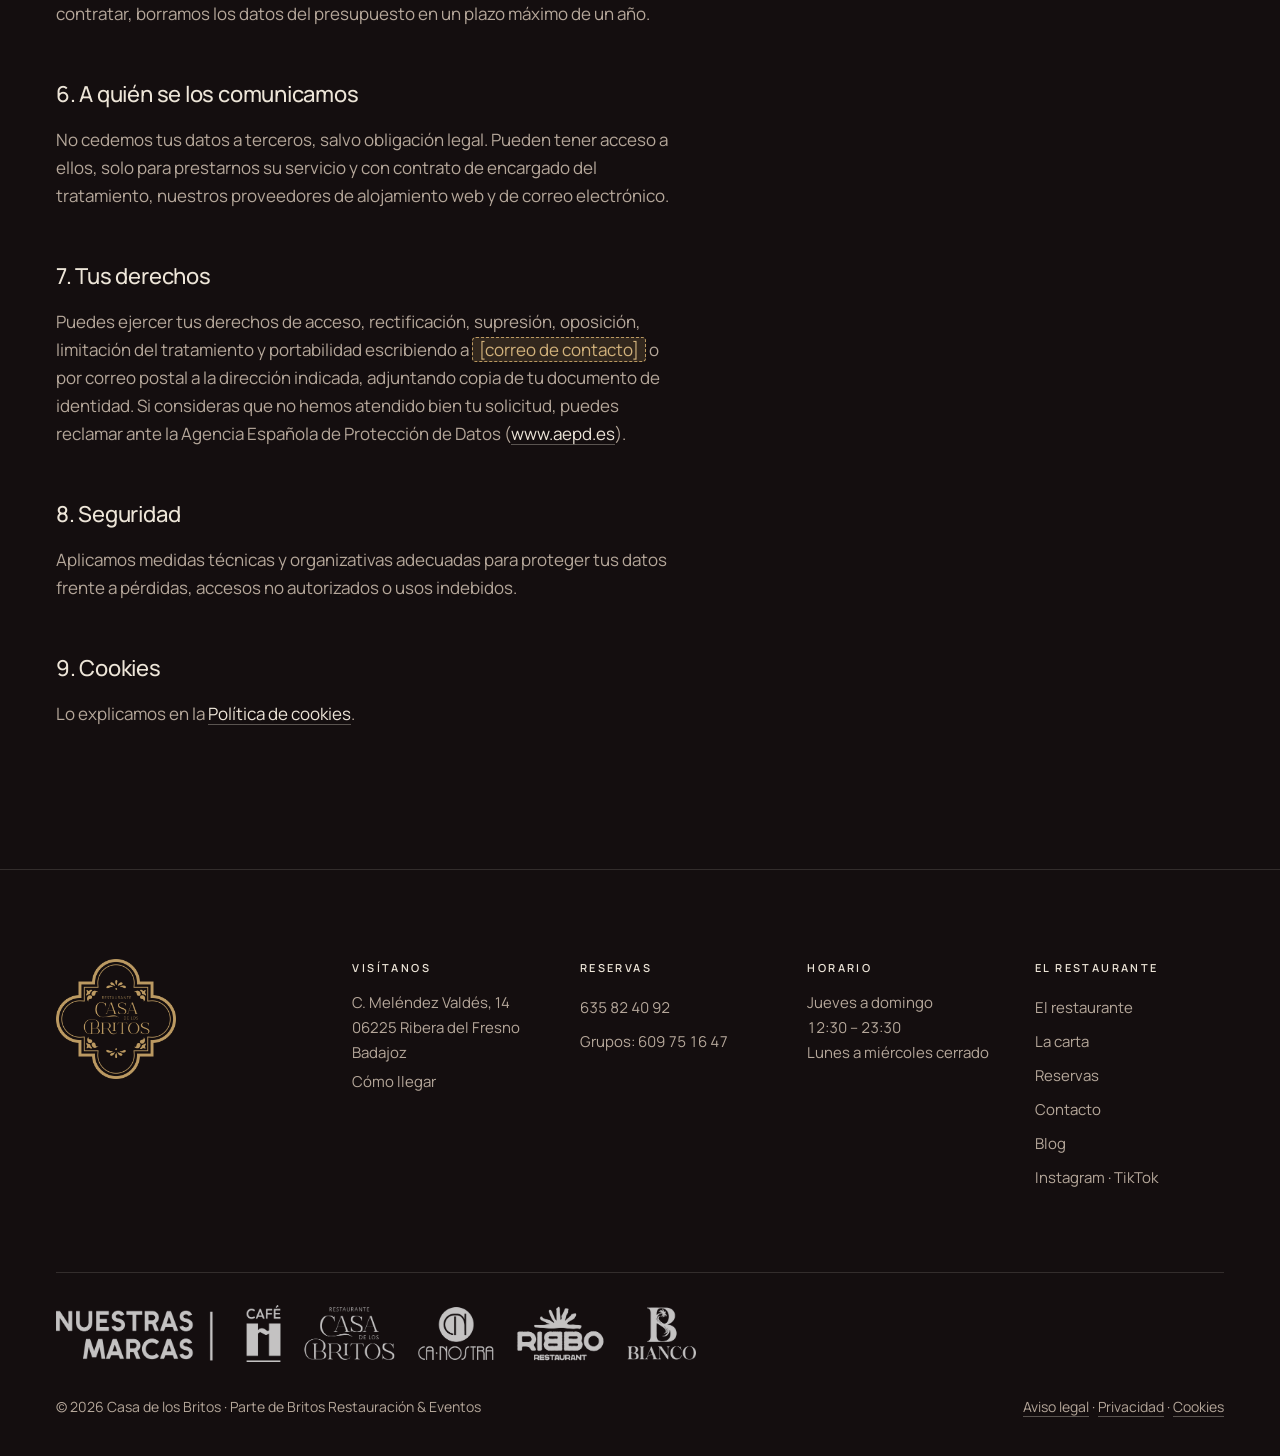
<file: privacidad.html>
<!doctype html>
<html lang="es">
<head>
<meta charset="utf-8">
<meta name="viewport" content="width=device-width, initial-scale=1, viewport-fit=cover">
<title>Política de privacidad · Casa de los Britos</title>
<script>(function(d){var h=d.documentElement;h.classList.add('js','is-loading');try{if(sessionStorage.getItem('cb-visto'))h.classList.add('loader-quick')}catch(e){}setTimeout(function(){h.classList.remove('is-loading')},6000)})(document)</script>
<meta name="description" content="Cómo tratamos los datos personales que nos envías a través de la web de Casa de los Britos y Britos Restauración & Eventos.">
<meta name="theme-color" content="#140e0f">
<meta property="og:type" content="website">
<meta property="og:locale" content="es_ES">
<meta property="og:title" content="Política de privacidad · Casa de los Britos">
<meta property="og:description" content="Cómo tratamos los datos personales que nos envías a través de la web de Casa de los Britos y Britos Restauración & Eventos.">
<meta property="og:image" content="assets/img/dsc06948-1600.webp">
<link rel="icon" type="image/png" href="assets/logos/casa-logo-completo.png">
<link rel="preload" href="assets/fonts/manrope-latin.woff2" as="font" type="font/woff2" crossorigin>

<link rel="stylesheet" href="assets/css/styles.css?v=9f43c3b7">
<script src="assets/js/main.js?v=a32b78e7" defer></script>
<script src="assets/js/motion.js?v=11d99c30" defer></script>
<script src="assets/js/carousel.js?v=3fe8a7d3" defer></script>
<script src="assets/js/cursor.js?v=483a7f32" defer></script>
</head>
<body data-theme="casa">
<div class="loader" aria-hidden="true"><img class="loader__mark" src="assets/logos/casa-logo-completo-laton.png" alt="" width="800" height="800"><span class="loader__line"><i></i></span></div>
<svg width="0" height="0" style="position:absolute" aria-hidden="true" focusable="false">
  <symbol id="i-phone" viewBox="0 0 24 24"><path d="M5 4h4l2 5-2.5 1.5a11 11 0 0 0 5 5L15 13l5 2v4a2 2 0 0 1-2 2A16 16 0 0 1 3 6a2 2 0 0 1 2-2"/></symbol>
  <symbol id="i-arrow" viewBox="0 0 24 24"><path d="M5 12h14M13 6l6 6-6 6"/></symbol>
  <symbol id="i-copy" viewBox="0 0 24 24"><rect x="9" y="9" width="11" height="11" rx="1.5"/><path d="M5 15V5a1 1 0 0 1 1-1h10"/></symbol>
  <symbol id="i-pin" viewBox="0 0 24 24"><path d="M12 21s-7-6.2-7-11.5a7 7 0 0 1 14 0C19 14.8 12 21 12 21z"/><circle cx="12" cy="9.5" r="2.5"/></symbol>
  <symbol id="i-photo" viewBox="0 0 24 24"><rect x="3" y="5" width="18" height="14" rx="1.5"/><circle cx="9" cy="10" r="1.8"/><path d="M21 16l-5-5-8 8"/></symbol>
</svg>
<a class="skip" href="#main">Saltar al contenido</a>
<header class="top" id="top">
  <a class="top__brand" href="./" aria-label="Casa de los Britos, inicio"><img src="assets/logos/casa-logotipo-03-mantel.png" alt="Restaurante Casa de los Britos" width="800" height="464"></a>
  <div class="top__r">
    <span class="status top__status"><i></i><span data-live>Abrimos de jueves a domingo</span></span>
    <a class="top__call" href="tel:+34635824092" aria-label="Reservar · 635 82 40 92"><svg class="ico" aria-hidden="true"><use href="#i-phone"/></svg><span>Reservar</span><span class="top__num">&nbsp;· <span class="num">635 82 40 92</span></span></a>
    <button class="burger" type="button" data-menu-open aria-expanded="false" aria-controls="menu" aria-label="Abrir menú"><b></b><b></b><b></b></button>
  </div>
</header>
<header class="pill" id="pill" inert>
  <a class="pill__brand" href="./" aria-label="Casa de los Britos, inicio"><img src="assets/logos/casa-logotipo-03-mantel.png" alt="Restaurante Casa de los Britos" width="800" height="464"></a>
  <nav class="pnav" aria-label="Principal"><span class="hl" aria-hidden="true"></span><a href="el-restaurante">El restaurante</a><a href="carta">La carta</a><a href="reservas">Reservas</a><a href="contacto">Contacto</a><a href="blog">Blog</a></nav>
  <span class="pnav__sep" aria-hidden="true"></span><a class="pnav__brand" href="eventos"><img src="assets/logos/britos-icono-white.png" alt="" width="18" height="18">Eventos</a>
  <a class="btn pill__call" href="tel:+34635824092"><svg class="ico" aria-hidden="true"><use href="#i-phone"/></svg>Reservar<span class="pill__num">&nbsp;<span class="num">635 82 40 92</span></span></a>
  <button class="burger" type="button" data-menu-open aria-expanded="false" aria-controls="menu" aria-label="Abrir menú"><b></b><b></b><b></b></button>
</header>
<div class="menu" id="menu" role="dialog" aria-modal="true" aria-label="Menú" inert>
  <div class="menu__head">
    <a href="./" aria-label="Casa de los Britos, inicio"><img src="assets/logos/casa-logotipo-03-mantel.png" alt="Restaurante Casa de los Britos" width="800" height="464"></a>
    <button class="burger" type="button" data-menu-close aria-expanded="true" aria-label="Cerrar menú"><b></b><b></b><b></b></button>
  </div>
  <div class="menu__body">
    <ul class="mlinks">
      <li style="--i:0"><a href="./" data-prev="0"><small>Inicio</small><span>Casa de los Britos</span></a></li>
      <li style="--i:1"><a href="el-restaurante" data-prev="1"><small>El lugar</small><span>El restaurante</span></a></li>
      <li style="--i:2"><a href="carta" data-prev="2"><small>Cocina</small><span>La carta</span></a></li>
      <li style="--i:3"><a href="reservas" data-prev="3"><small>Mesa</small><span>Reservas</span></a></li>
      <li style="--i:4"><a href="contacto" data-prev="4"><small>Visita</small><span>Contacto</span></a></li>
      <li style="--i:5"><a href="blog" data-prev="5"><small>Novedades</small><span>Blog</span></a></li>
      <li class="mlinks__out" style="--i:6"><a href="eventos"><img src="assets/logos/eventos-logotipo-01-white.png" alt="Britos Restauración & Eventos" width="800" height="220" loading="lazy"><svg class="ico" aria-hidden="true"><use href="#i-arrow"/></svg></a></li>
    </ul>
    <div class="mprev" aria-hidden="true"><img src="assets/img/4e3a8246-800.webp" alt="" loading="lazy" class="on"><img src="assets/img/dsc06935-800.webp" alt="" loading="lazy"><img src="assets/img/dsc07287-800.webp" alt="" loading="lazy"><img src="assets/img/4e3a8236-800.webp" alt="" loading="lazy"><img src="assets/img/dsc06948-800.webp" alt="" loading="lazy"><img src="assets/img/4e3a8597-800.webp" alt="" loading="lazy"></div>
  </div>
  <div class="menu__foot">
    <div><b>Dirección</b><a href="https://www.google.com/maps/search/?api=1&query=Casa+de+los+Britos%2C+C.+Mel%C3%A9ndez+Vald%C3%A9s+14%2C+Ribera+del+Fresno" target="_blank" rel="noopener">C. Meléndez Valdés, 14<br>Ribera del Fresno</a></div>
    <div><b>Hoy</b><span data-live>Abrimos de jueves a domingo</span></div>
    <div><b>Reservas</b><a class="num" href="tel:+34635824092">635 82 40 92</a></div>
    <div><b>Síguenos</b><a href="https://www.instagram.com/casadelosbritos/" target="_blank" rel="noopener">Instagram</a> · <a href="https://www.tiktok.com/@casadelosbritos" target="_blank" rel="noopener">TikTok</a></div>
  </div>
</div>
<main id="main">

<section class="section legal" style="padding-top:calc(var(--head-space) + clamp(64px, 8vw, 120px))" aria-labelledby="legal-title">
  <div class="wrap">
    <h1 id="legal-title" class="display primor">Privacidad</h1>
    <p class="lead mt-m">Cómo tratamos los datos que nos envías a través de esta web, conforme al Reglamento (UE) 2016/679 (RGPD) y a la Ley Orgánica 3/2018 de Protección de Datos (LOPDGDD).</p>
    <p class="legal__date">Última actualización: noviembre de 2026</p>
    <div class="legal__body">
      <h2>1. Responsable del tratamiento</h2><ul>
      <li><strong>Responsable:</strong> Britos Restauración &amp; Eventos S.L.</li>
      <li><strong>NIF/CIF:</strong> B23977234</li>
      <li><strong>Domicilio:</strong> C. Meléndez Valdés, 14, 06225 Ribera del Fresno (Badajoz)</li>
      <li><strong>Correo electrónico:</strong> <mark class="pend">[correo de contacto]</mark></li>
      <li><strong>Teléfono:</strong> 635 82 40 92</li>
    </ul>
      <h2>2. Qué datos tratamos</h2><p>Solo los que nos facilitas en los formularios: nombre, correo electrónico, teléfono y el contenido de tu mensaje. En el formulario de eventos, además, el tipo de celebración, la fecha aproximada, el número de invitados y el lugar. No pedimos datos especialmente protegidos; si en tu mensaje nos cuentas alergias o intolerancias, las usamos solo para preparar tu menú.</p>
      <h2>3. Para qué los usamos</h2><ul>
      <li><strong>Formulario de contacto:</strong> responder a tu consulta general, de prensa o de proveedores.</li>
      <li><strong>Formulario de eventos:</strong> preparar y enviarte el dossier y el presupuesto de tu celebración y hablar contigo sobre ella.</li>
    </ul>
    <p>No usamos tus datos para enviarte publicidad sin tu permiso ni para tomar decisiones automatizadas.</p>
      <h2>4. Base legal</h2><p>Tu consentimiento, que nos das al marcar la casilla del formulario, y, en el caso de los presupuestos, la aplicación de medidas precontractuales a petición tuya (art. 6.1.a y 6.1.b del RGPD). Puedes retirar tu consentimiento en cualquier momento.</p>
      <h2>5. Cuánto tiempo los guardamos</h2><p>El tiempo necesario para atender tu consulta o tu evento y, después, durante los plazos que exige la ley para atender posibles responsabilidades. Si no llegamos a contratar, borramos los datos del presupuesto en un plazo máximo de un año.</p>
      <h2>6. A quién se los comunicamos</h2><p>No cedemos tus datos a terceros, salvo obligación legal. Pueden tener acceso a ellos, solo para prestarnos su servicio y con contrato de encargado del tratamiento, nuestros proveedores de alojamiento web y de correo electrónico.</p>
      <h2>7. Tus derechos</h2><p>Puedes ejercer tus derechos de acceso, rectificación, supresión, oposición, limitación del tratamiento y portabilidad escribiendo a <mark class="pend">[correo de contacto]</mark> o por correo postal a la dirección indicada, adjuntando copia de tu documento de identidad. Si consideras que no hemos atendido bien tu solicitud, puedes reclamar ante la Agencia Española de Protección de Datos (<a href="https://www.aepd.es" target="_blank" rel="noopener">www.aepd.es</a>).</p>
      <h2>8. Seguridad</h2><p>Aplicamos medidas técnicas y organizativas adecuadas para proteger tus datos frente a pérdidas, accesos no autorizados o usos indebidos.</p>
      <h2>9. Cookies</h2><p>Lo explicamos en la <a href="cookies">Política de cookies</a>.</p>
    </div>
  </div>
</section>
</main>
<footer class="footer">
  <div class="wrap">
    <div class="footer__top">
      <div><img class="footer__logo" src="assets/logos/casa-logo-completo-laton.png" alt="Restaurante Casa de los Britos" width="800" height="800" loading="lazy"></div>
      <div>
        <h2>Visítanos</h2>
        <address>C. Meléndez Valdés, 14<br>06225 Ribera del Fresno<br>Badajoz</address>
        <p><a href="https://www.google.com/maps/search/?api=1&query=Casa+de+los+Britos%2C+C.+Mel%C3%A9ndez+Vald%C3%A9s+14%2C+Ribera+del+Fresno" target="_blank" rel="noopener">Cómo llegar</a></p>
      </div>
      <div>
        <h2>Reservas</h2>
        <p><a class="num" href="tel:+34635824092">635 82 40 92</a></p>
        <p>Grupos: <a class="num" href="tel:+34609751647">609 75 16 47</a></p>
      </div>
      <div>
        <h2>Horario</h2>
        <p>Jueves a domingo<br><span class="num">12:30 – 23:30</span><br>Lunes a miércoles cerrado</p>
      </div>
      <div>
        <h2>El restaurante</h2>
        <ul><li><a href="el-restaurante">El restaurante</a></li><li><a href="carta">La carta</a></li><li><a href="reservas">Reservas</a></li><li><a href="contacto">Contacto</a></li><li><a href="blog">Blog</a></li><li><a href="https://www.instagram.com/casadelosbritos/" target="_blank" rel="noopener">Instagram</a> · <a href="https://www.tiktok.com/@casadelosbritos" target="_blank" rel="noopener">TikTok</a></li></ul>
      </div>
    </div>
    <div class="footer__brands"><img src="assets/logos/eventos-nuestras-marcas-white.png" alt="Nuestras marcas: Café Hibernia, Restaurante Casa de los Britos, Ca·Nostra, Ribbo Restaurant y Bianco" width="1800" height="159" loading="lazy"></div>
    <div class="footer__legal"><p>© <span data-year>2026</span> Casa de los Britos · Parte de <a href="eventos">Britos Restauración &amp; Eventos</a></p><p class="footer__links"><a href="aviso-legal">Aviso legal</a> · <a href="privacidad">Privacidad</a> · <a href="cookies">Cookies</a></p></div>
  </div>
</footer>
<p id="live" class="sr-only" aria-live="polite"></p>
</body>
</html>
</file>
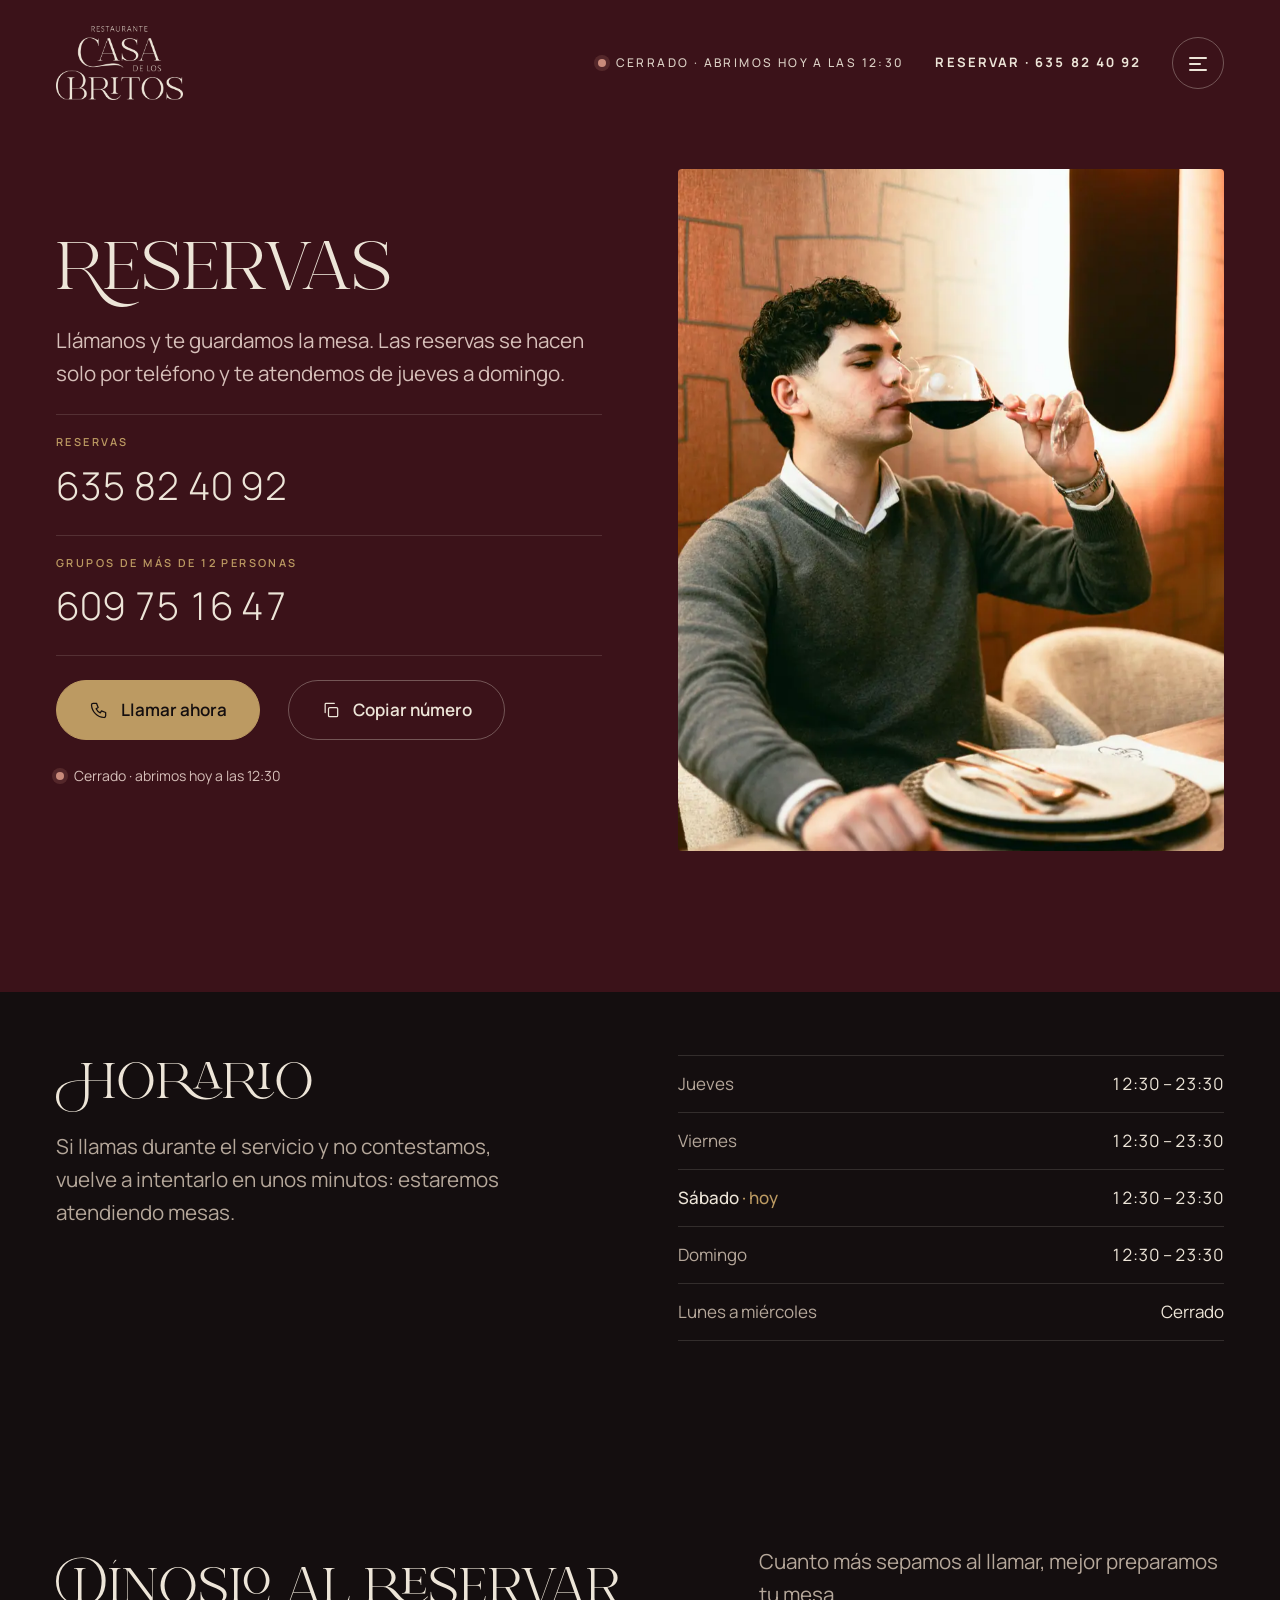
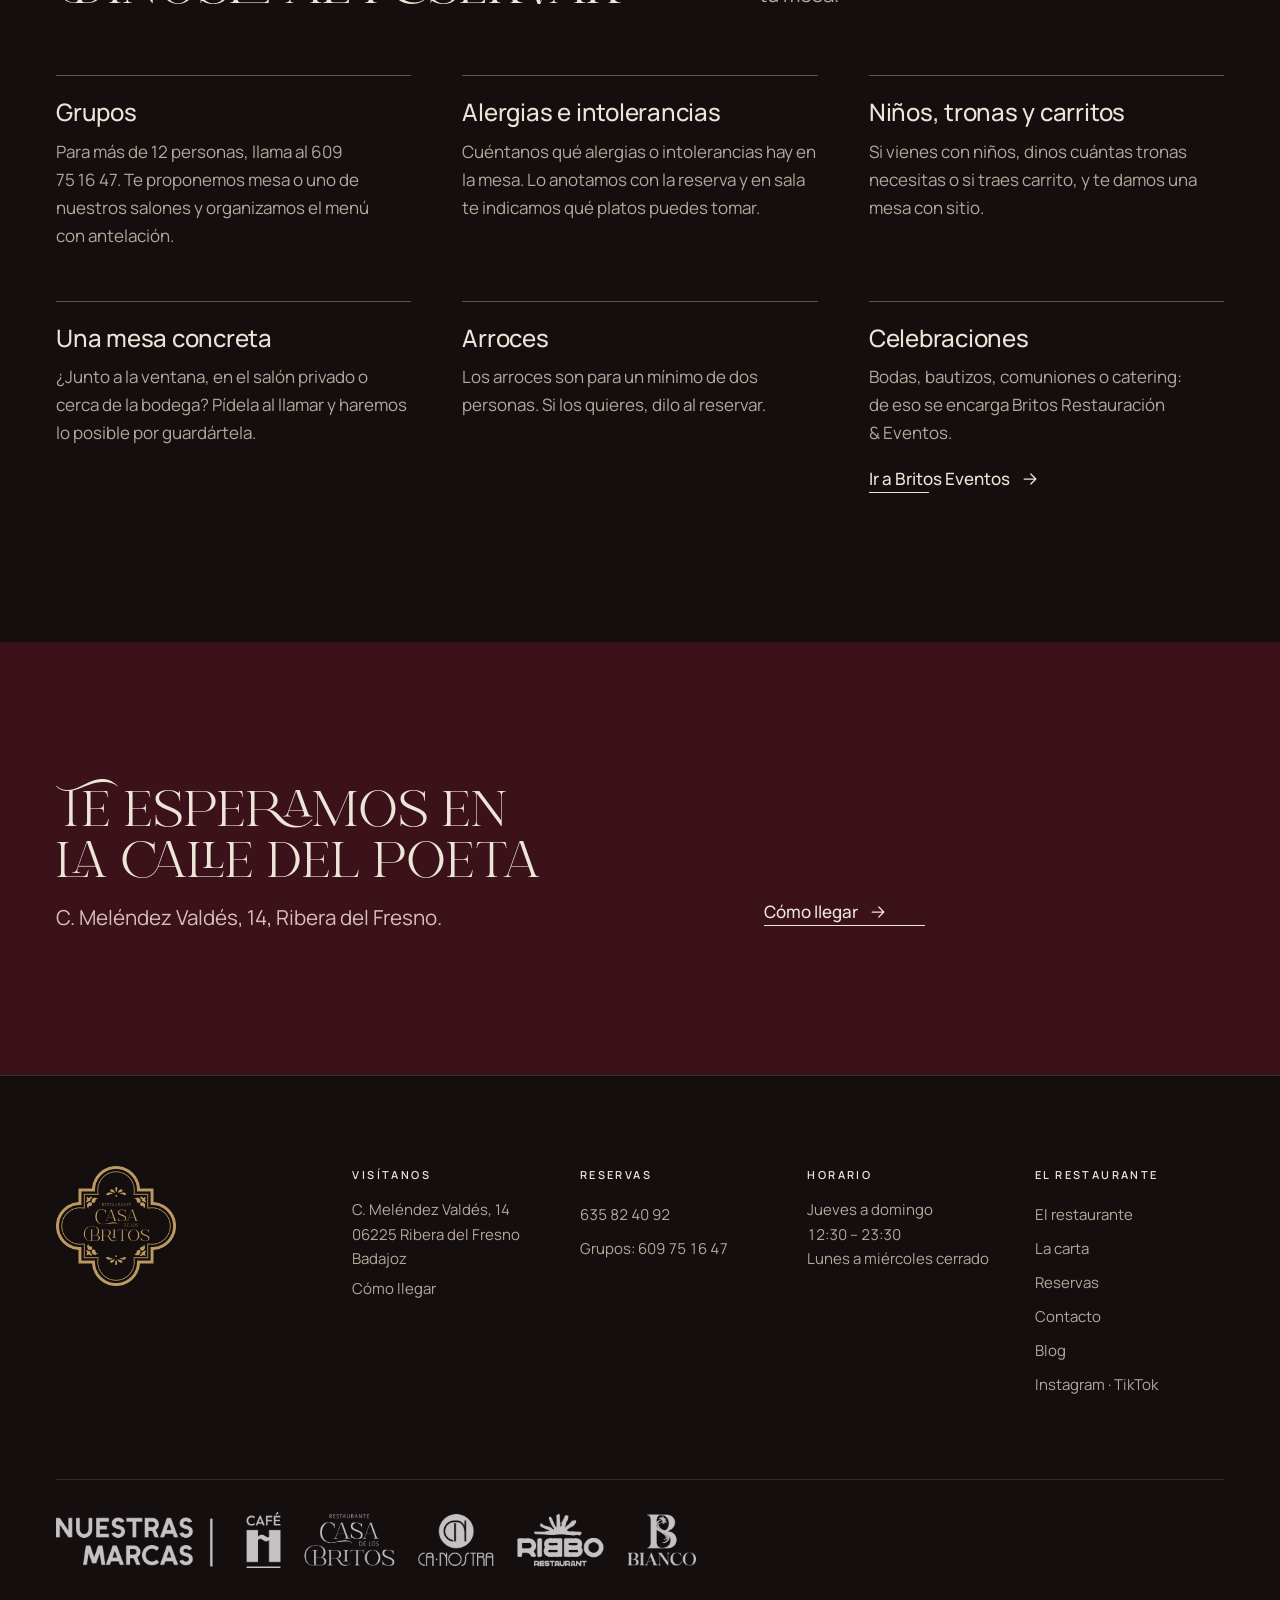
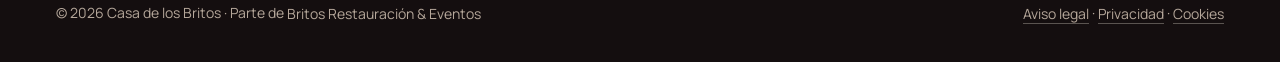
<file: reservas.html>
<!doctype html>
<html lang="es">
<head>
<meta charset="utf-8">
<meta name="viewport" content="width=device-width, initial-scale=1, viewport-fit=cover">
<title>Reservas por teléfono · Casa de los Britos</title>
<script>(function(d){var h=d.documentElement;h.classList.add('js','is-loading');try{if(sessionStorage.getItem('cb-visto'))h.classList.add('loader-quick')}catch(e){}setTimeout(function(){h.classList.remove('is-loading')},6000)})(document)</script>
<meta name="description" content="Reserva tu mesa en Casa de los Britos llamando al 635 82 40 92. Grupos de más de 12 personas: 609 75 16 47. Abrimos de jueves a domingo.">
<meta name="theme-color" content="#140e0f">
<meta property="og:type" content="website">
<meta property="og:locale" content="es_ES">
<meta property="og:title" content="Reservas por teléfono · Casa de los Britos">
<meta property="og:description" content="Reserva tu mesa en Casa de los Britos llamando al 635 82 40 92. Grupos de más de 12 personas: 609 75 16 47. Abrimos de jueves a domingo.">
<meta property="og:image" content="assets/img/4e3a8613-1600.webp">
<link rel="icon" type="image/png" href="assets/logos/casa-logo-completo.png">
<link rel="preload" href="assets/fonts/manrope-latin.woff2" as="font" type="font/woff2" crossorigin>

<link rel="stylesheet" href="assets/css/styles.css?v=9f43c3b7">
<script src="assets/js/main.js?v=a32b78e7" defer></script>
<script src="assets/js/motion.js?v=11d99c30" defer></script>
<script src="assets/js/carousel.js?v=3fe8a7d3" defer></script>
<script src="assets/js/cursor.js?v=483a7f32" defer></script>
</head>
<body data-theme="casa">
<div class="loader" aria-hidden="true"><img class="loader__mark" src="assets/logos/casa-logo-completo-laton.png" alt="" width="800" height="800"><span class="loader__line"><i></i></span></div>
<svg width="0" height="0" style="position:absolute" aria-hidden="true" focusable="false">
  <symbol id="i-phone" viewBox="0 0 24 24"><path d="M5 4h4l2 5-2.5 1.5a11 11 0 0 0 5 5L15 13l5 2v4a2 2 0 0 1-2 2A16 16 0 0 1 3 6a2 2 0 0 1 2-2"/></symbol>
  <symbol id="i-arrow" viewBox="0 0 24 24"><path d="M5 12h14M13 6l6 6-6 6"/></symbol>
  <symbol id="i-copy" viewBox="0 0 24 24"><rect x="9" y="9" width="11" height="11" rx="1.5"/><path d="M5 15V5a1 1 0 0 1 1-1h10"/></symbol>
  <symbol id="i-pin" viewBox="0 0 24 24"><path d="M12 21s-7-6.2-7-11.5a7 7 0 0 1 14 0C19 14.8 12 21 12 21z"/><circle cx="12" cy="9.5" r="2.5"/></symbol>
  <symbol id="i-photo" viewBox="0 0 24 24"><rect x="3" y="5" width="18" height="14" rx="1.5"/><circle cx="9" cy="10" r="1.8"/><path d="M21 16l-5-5-8 8"/></symbol>
</svg>
<a class="skip" href="#main">Saltar al contenido</a>
<header class="top" id="top">
  <a class="top__brand" href="./" aria-label="Casa de los Britos, inicio"><img src="assets/logos/casa-logotipo-03-mantel.png" alt="Restaurante Casa de los Britos" width="800" height="464"></a>
  <div class="top__r">
    <span class="status top__status"><i></i><span data-live>Abrimos de jueves a domingo</span></span>
    <a class="top__call" href="tel:+34635824092" aria-label="Reservar · 635 82 40 92"><svg class="ico" aria-hidden="true"><use href="#i-phone"/></svg><span>Reservar</span><span class="top__num">&nbsp;· <span class="num">635 82 40 92</span></span></a>
    <button class="burger" type="button" data-menu-open aria-expanded="false" aria-controls="menu" aria-label="Abrir menú"><b></b><b></b><b></b></button>
  </div>
</header>
<header class="pill" id="pill" inert>
  <a class="pill__brand" href="./" aria-label="Casa de los Britos, inicio"><img src="assets/logos/casa-logotipo-03-mantel.png" alt="Restaurante Casa de los Britos" width="800" height="464"></a>
  <nav class="pnav" aria-label="Principal"><span class="hl" aria-hidden="true"></span><a href="el-restaurante">El restaurante</a><a href="carta">La carta</a><a href="reservas" aria-current="page">Reservas</a><a href="contacto">Contacto</a><a href="blog">Blog</a></nav>
  <span class="pnav__sep" aria-hidden="true"></span><a class="pnav__brand" href="eventos"><img src="assets/logos/britos-icono-white.png" alt="" width="18" height="18">Eventos</a>
  <a class="btn pill__call" href="tel:+34635824092"><svg class="ico" aria-hidden="true"><use href="#i-phone"/></svg>Reservar<span class="pill__num">&nbsp;<span class="num">635 82 40 92</span></span></a>
  <button class="burger" type="button" data-menu-open aria-expanded="false" aria-controls="menu" aria-label="Abrir menú"><b></b><b></b><b></b></button>
</header>
<div class="menu" id="menu" role="dialog" aria-modal="true" aria-label="Menú" inert>
  <div class="menu__head">
    <a href="./" aria-label="Casa de los Britos, inicio"><img src="assets/logos/casa-logotipo-03-mantel.png" alt="Restaurante Casa de los Britos" width="800" height="464"></a>
    <button class="burger" type="button" data-menu-close aria-expanded="true" aria-label="Cerrar menú"><b></b><b></b><b></b></button>
  </div>
  <div class="menu__body">
    <ul class="mlinks">
      <li style="--i:0"><a href="./" data-prev="0"><small>Inicio</small><span>Casa de los Britos</span></a></li>
      <li style="--i:1"><a href="el-restaurante" data-prev="1"><small>El lugar</small><span>El restaurante</span></a></li>
      <li style="--i:2"><a href="carta" data-prev="2"><small>Cocina</small><span>La carta</span></a></li>
      <li style="--i:3"><a href="reservas" data-prev="3" aria-current="page"><small>Mesa</small><span>Reservas</span></a></li>
      <li style="--i:4"><a href="contacto" data-prev="4"><small>Visita</small><span>Contacto</span></a></li>
      <li style="--i:5"><a href="blog" data-prev="5"><small>Novedades</small><span>Blog</span></a></li>
      <li class="mlinks__out" style="--i:6"><a href="eventos"><img src="assets/logos/eventos-logotipo-01-white.png" alt="Britos Restauración & Eventos" width="800" height="220" loading="lazy"><svg class="ico" aria-hidden="true"><use href="#i-arrow"/></svg></a></li>
    </ul>
    <div class="mprev" aria-hidden="true"><img src="assets/img/4e3a8246-800.webp" alt="" loading="lazy" class="on"><img src="assets/img/dsc06935-800.webp" alt="" loading="lazy"><img src="assets/img/dsc07287-800.webp" alt="" loading="lazy"><img src="assets/img/4e3a8236-800.webp" alt="" loading="lazy"><img src="assets/img/dsc06948-800.webp" alt="" loading="lazy"><img src="assets/img/4e3a8597-800.webp" alt="" loading="lazy"></div>
  </div>
  <div class="menu__foot">
    <div><b>Dirección</b><a href="https://www.google.com/maps/search/?api=1&query=Casa+de+los+Britos%2C+C.+Mel%C3%A9ndez+Vald%C3%A9s+14%2C+Ribera+del+Fresno" target="_blank" rel="noopener">C. Meléndez Valdés, 14<br>Ribera del Fresno</a></div>
    <div><b>Hoy</b><span data-live>Abrimos de jueves a domingo</span></div>
    <div><b>Reservas</b><a class="num" href="tel:+34635824092">635 82 40 92</a></div>
    <div><b>Síguenos</b><a href="https://www.instagram.com/casadelosbritos/" target="_blank" rel="noopener">Instagram</a> · <a href="https://www.tiktok.com/@casadelosbritos" target="_blank" rel="noopener">TikTok</a></div>
  </div>
</div>
<main id="main">

<section class="section section--surface" data-enter aria-labelledby="reservas-title" style="padding-top:calc(var(--head-space) + clamp(40px, 6vw, 96px))">
  <div class="wrap">
    <div class="split">
      <div class="stack">
        <h1 id="reservas-title" class="display primor enter" style="--i:0">Reservas</h1>
        <p class="lead enter" style="--i:1">Llámanos y te guardamos la mesa. Las reservas se hacen solo por teléfono y te atendemos de jueves a domingo.</p>
        <div class="contact-rows enter" style="--i:2; width:100%" data-callbar-hide>
          <a href="tel:+34635824092"><small>Reservas</small><b>635 82 40 92</b></a>
          <a href="tel:+34609751647"><small>Grupos de más de 12 personas</small><b>609 75 16 47</b></a>
        </div>
        <div class="hero__cta enter" style="--i:3">
          <a class="btn btn--lg" href="tel:+34635824092"><svg class="ico" aria-hidden="true"><use href="#i-phone"/></svg>Llamar ahora</a>
          <button class="btn btn--lg btn--ghost copy-btn" type="button" data-copy="635 82 40 92"><svg class="ico" aria-hidden="true"><use href="#i-copy"/></svg><span data-copy-label>Copiar número</span><span data-copied>Número copiado</span></button>
        </div>
        <p class="status enter" style="--i:4"><i></i><span data-live>Abrimos de jueves a domingo</span></p>
      </div>
      <figure class="ph ph--r45 enter" style="--i:1"><img src="assets/img/4e3a8613-1600.webp" srcset="assets/img/4e3a8613-800.webp 800w, assets/img/4e3a8613-1600.webp 1600w" sizes="(max-width: 899px) 100vw, 46vw" width="1600" height="2400" alt="Cliente probando una copa de vino tinto en la sala" fetchpriority="high"></figure>
    </div>
  </div>
</section>

<section class="section" aria-labelledby="horario-title">
  <div class="wrap">
    <div class="split split--top">
      <div class="stack">
        <h2 id="horario-title" class="h2">Horario</h2>
        <p class="lead">Si llamas durante el servicio y no contestamos, vuelve a intentarlo en unos minutos: estaremos atendiendo mesas.</p>
      </div>
      <dl class="hours">
        <div data-days="4"><dt>Jueves</dt><dd>12:30 – 23:30</dd></div>
        <div data-days="5"><dt>Viernes</dt><dd>12:30 – 23:30</dd></div>
        <div data-days="6"><dt>Sábado</dt><dd>12:30 – 23:30</dd></div>
        <div data-days="0"><dt>Domingo</dt><dd>12:30 – 23:30</dd></div>
        <div data-days="1,2,3"><dt>Lunes a miércoles</dt><dd>Cerrado</dd></div>
      </dl>
    </div>
  </div>
</section>

<section class="section" aria-labelledby="peticiones-title">
  <div class="wrap">
    <div class="head">
      <h2 id="peticiones-title" class="h2">Dínoslo al reservar</h2>
      <p class="lead">Cuanto más sepamos al llamar, mejor preparamos tu mesa.</p>
    </div>
    <div class="facts">
      <div><h3 class="h3">Grupos</h3><p>Para más de 12 personas, llama al 609 75 16 47. Te proponemos mesa o uno de nuestros salones y organizamos el menú con antelación.</p></div>
      <div><h3 class="h3">Alergias e intolerancias</h3><p>Cuéntanos qué alergias o intolerancias hay en la mesa. Lo anotamos con la reserva y en sala te indicamos qué platos puedes tomar.</p></div>
      <div><h3 class="h3">Niños, tronas y carritos</h3><p>Si vienes con niños, dinos cuántas tronas necesitas o si traes carrito, y te damos una mesa con sitio.</p></div>
      <div><h3 class="h3">Una mesa concreta</h3><p>¿Junto a la ventana, en el salón privado o cerca de la bodega? Pídela al llamar y haremos lo posible por guardártela.</p></div>
      <div><h3 class="h3">Arroces</h3><p>Los arroces son para un mínimo de dos personas. Si los quieres, dilo al reservar.</p></div>
      <div><h3 class="h3">Celebraciones</h3><p>Bodas, bautizos, comuniones o catering: de eso se encarga Britos Restauración &amp; Eventos.</p><a class="link" href="eventos">Ir a Britos Eventos <svg class="ico" aria-hidden="true"><use href="#i-arrow"/></svg></a></div>
    </div>
  </div>
</section>

<section class="close" aria-labelledby="cierre-title">
  <div class="wrap close__in">
    <div>
      <h2 id="cierre-title" class="h2">Te esperamos en la calle del poeta</h2>
      <p class="lead mt-s">C. Meléndez Valdés, 14, Ribera del Fresno.</p>
    </div>
    <div class="close__side">
      <a class="link" href="contacto">Cómo llegar <svg class="ico" aria-hidden="true"><use href="#i-arrow"/></svg></a>
    </div>
  </div>
</section>

</main>
<footer class="footer">
  <div class="wrap">
    <div class="footer__top">
      <div><img class="footer__logo" src="assets/logos/casa-logo-completo-laton.png" alt="Restaurante Casa de los Britos" width="800" height="800" loading="lazy"></div>
      <div>
        <h2>Visítanos</h2>
        <address>C. Meléndez Valdés, 14<br>06225 Ribera del Fresno<br>Badajoz</address>
        <p><a href="https://www.google.com/maps/search/?api=1&query=Casa+de+los+Britos%2C+C.+Mel%C3%A9ndez+Vald%C3%A9s+14%2C+Ribera+del+Fresno" target="_blank" rel="noopener">Cómo llegar</a></p>
      </div>
      <div>
        <h2>Reservas</h2>
        <p><a class="num" href="tel:+34635824092">635 82 40 92</a></p>
        <p>Grupos: <a class="num" href="tel:+34609751647">609 75 16 47</a></p>
      </div>
      <div>
        <h2>Horario</h2>
        <p>Jueves a domingo<br><span class="num">12:30 – 23:30</span><br>Lunes a miércoles cerrado</p>
      </div>
      <div>
        <h2>El restaurante</h2>
        <ul><li><a href="el-restaurante">El restaurante</a></li><li><a href="carta">La carta</a></li><li><a href="reservas">Reservas</a></li><li><a href="contacto">Contacto</a></li><li><a href="blog">Blog</a></li><li><a href="https://www.instagram.com/casadelosbritos/" target="_blank" rel="noopener">Instagram</a> · <a href="https://www.tiktok.com/@casadelosbritos" target="_blank" rel="noopener">TikTok</a></li></ul>
      </div>
    </div>
    <div class="footer__brands"><img src="assets/logos/eventos-nuestras-marcas-white.png" alt="Nuestras marcas: Café Hibernia, Restaurante Casa de los Britos, Ca·Nostra, Ribbo Restaurant y Bianco" width="1800" height="159" loading="lazy"></div>
    <div class="footer__legal"><p>© <span data-year>2026</span> Casa de los Britos · Parte de <a href="eventos">Britos Restauración &amp; Eventos</a></p><p class="footer__links"><a href="aviso-legal">Aviso legal</a> · <a href="privacidad">Privacidad</a> · <a href="cookies">Cookies</a></p></div>
  </div>
</footer>
<p id="live" class="sr-only" aria-live="polite"></p>
</body>
</html>
</file>
<file: assets/css/styles.css>
/* Casa de los Britos · Britos Restauración & Eventos
   Una web, dos secciones con identidad propia:
   - casa: la sala de noche (burdeos, mantel, latón)
   - britos: el cartel de eventos (marfil, burdeos Britos y las cuatro cápsulas) */

@font-face {
  font-family: "Manrope";
  src: url("../fonts/manrope-latin.woff2") format("woff2");
  font-weight: 300 700; font-display: swap;
  unicode-range: U+0000-00FF, U+0131, U+0152-0153, U+02BB-02BC, U+02C6, U+02DA, U+02DC, U+0304, U+0308, U+0329, U+2000-206F, U+20AC, U+2122, U+2191, U+2193, U+2212, U+2215, U+FEFF, U+FFFD;
}
@font-face {
  font-family: "Manrope";
  src: url("../fonts/manrope-latin-ext.woff2") format("woff2");
  font-weight: 300 700; font-display: swap;
  unicode-range: U+0100-02BA, U+02BD-02C5, U+02C7-02CC, U+02CE-02D7, U+02DD-02FF, U+1D00-1DBF, U+1E00-1E9F, U+1EF2-1EFF, U+2020, U+20A0-20AB, U+20AD-20C4, U+2113, U+2C60-2C7F, U+A720-A7FF;
}
/* PENDIENTE: licencia web de Primor Stylish (Typebae) antes de publicar */
@font-face {
  font-family: "Primor";
  src: url("../fonts/primor-stylish.otf") format("opentype");
  font-display: swap;
}

/* ---------- Tokens ---------- */
:root {
  --noche: #140e0f;
  --noche-2: #1d1214;
  --burdeos: #3b1219;
  --burdeos-2: #521a24;
  --mantel: #ede5d8;
  --gris: #b5a79a;
  --laton: #bc9a62;
  --laton-claro: #d2b27c;

  --marfil: #fffdf4;
  --marfil-2: #f6efe0;
  --britos: #4a1416;
  --britos-2: #5e1d20;
  --texto-b: #43433f;
  --mostaza: #b58a43;
  --capsula-burdeos: #6e2226;
  --pizarra: #2e3b45;
  --oliva: #5f5e3c;

  --ease-out: cubic-bezier(0.23, 1, 0.32, 1);
  --ease-in-out: cubic-bezier(0.77, 0, 0.175, 1);
  --ease-drawer: cubic-bezier(0.32, 0.72, 0, 1);

  --wrap: 1240px;
  --gutter: clamp(20px, 4.4vw, 56px);
  --section: clamp(88px, 11vw, 160px);
  --pill-h: 64px;
  --pill-top: 14px;
  --head-space: calc(var(--pill-h) + var(--pill-top) * 2);

  --t-display: clamp(2.5rem, 1.2rem + 3.4vw, 4.375rem);
  --t-h2: clamp(2rem, 1.3rem + 2.4vw, 3.375rem);
  --t-h3: clamp(1.25rem, 1.1rem + 0.5vw, 1.5rem);
  --t-lead: clamp(1.125rem, 1.05rem + 0.3vw, 1.3125rem);
  --t-body: 1.0625rem;
  --t-small: 0.875rem;
}
@media (max-width: 899px) { :root { --pill-h: 58px; --pill-top: 10px; } }

body[data-theme="casa"] {
  --bg: var(--noche);
  --surface: var(--burdeos);
  --surface-2: var(--burdeos-2);
  --ink: var(--mantel);
  --muted: var(--gris);
  --line: rgba(237, 229, 216, 0.14);
  --line-strong: rgba(237, 229, 216, 0.32);
  --accent: var(--laton);
  --accent-ink: var(--noche);
  --accent-hover: var(--laton-claro);
  --focus: var(--laton-claro);
  --pill-bg: rgba(29, 18, 20, 0.72);
  --menu-bg: var(--noche-2);
  color-scheme: dark;
}
body[data-theme="britos"] {
  --bg: var(--marfil);
  --surface: var(--marfil-2);
  --surface-2: #ece2cd;
  --ink: var(--britos);
  --muted: #5a5652;
  --line: rgba(74, 20, 22, 0.14);
  --line-strong: rgba(74, 20, 22, 0.34);
  --accent: var(--britos);
  --accent-ink: var(--marfil);
  --accent-hover: var(--britos-2);
  --focus: var(--mostaza);
  --pill-bg: rgba(255, 253, 244, 0.8);
  --menu-bg: var(--marfil);
  color-scheme: light;
}
/* Texto secundario sobre burdeos: matiz del propio fondo */
body[data-theme="casa"] :is(.hero, .close, .section--surface) { --muted: #d6bfb9; }

/* ---------- Base ---------- */
*, *::before, *::after { box-sizing: border-box; }
html { -webkit-text-size-adjust: 100%; text-size-adjust: 100%; scroll-padding-top: calc(var(--head-space) + 12px); }
@media (prefers-reduced-motion: no-preference) { html { scroll-behavior: smooth; } }
body {
  margin: 0; background: var(--bg); color: var(--ink);
  font: 400 var(--t-body)/1.65 "Manrope", system-ui, sans-serif;
  -webkit-font-smoothing: antialiased; -moz-osx-font-smoothing: grayscale;
  scrollbar-color: var(--line-strong) var(--bg);
  -webkit-tap-highlight-color: transparent;
}
body[data-theme="britos"] { color: var(--texto-b); }
::selection { background: var(--accent); color: var(--accent-ink); }
img { display: block; max-width: 100%; height: auto; }
a { color: inherit; text-decoration: none; }
h1, h2, h3, p, ul, ol, dl, dd, figure, blockquote, address { margin: 0; }
address { font-style: normal; }
ul, ol { padding: 0; list-style: none; }
button, input, select, textarea { font: inherit; color: inherit; }
button { cursor: pointer; }
:focus-visible { outline: 2px solid var(--focus); outline-offset: 3px; border-radius: 2px; }
.sr-only { position: absolute; width: 1px; height: 1px; padding: 0; margin: -1px; overflow: hidden; clip: rect(0 0 0 0); white-space: nowrap; border: 0; }
.skip { position: fixed; left: 16px; top: 12px; z-index: 200; background: var(--accent); color: var(--accent-ink); padding: 12px 18px; font-weight: 600; border-radius: 999px; transform: translateY(-200%); }
.skip:focus-visible { transform: none; }

h1, h2, h3 { font-weight: 300; text-wrap: balance; color: var(--ink); }
p, li, dd { text-wrap: pretty; }
.display { font-size: var(--t-display); line-height: 1.03; letter-spacing: -0.035em; }
.primor { font-family: "Primor", "Manrope", serif; font-weight: 400; letter-spacing: 0; line-height: 0.95; }
.h2 { font-size: var(--t-h2); line-height: 1.08; letter-spacing: -0.025em; }
.h3 { font-size: var(--t-h3); line-height: 1.3; letter-spacing: -0.01em; font-weight: 500; }
.lead { font-size: var(--t-lead); line-height: 1.6; color: var(--muted); max-width: 48ch; }
.statement { font-size: clamp(1.6rem, 1rem + 2.4vw, 3rem); line-height: 1.22; letter-spacing: -0.02em; font-weight: 300; color: var(--ink); max-width: 30ch; text-wrap: pretty; }
.prose { max-width: 62ch; color: var(--muted); }
.prose p + p { margin-top: 1em; }
.prose strong { color: var(--ink); font-weight: 500; }
.num { font-variant-numeric: tabular-nums lining-nums; }
.muted { color: var(--muted); }

.wrap { width: 100%; max-width: calc(var(--wrap) + 2 * var(--gutter)); margin: 0 auto; padding: 0 var(--gutter); }
.section { padding: var(--section) 0; }
.section--surface { background: var(--surface); }
.section + .section:not(.section--surface) { padding-top: calc(var(--section) * 0.45); }
.grid { display: grid; grid-template-columns: repeat(12, minmax(0, 1fr)); column-gap: clamp(16px, 2vw, 32px); }
@media (max-width: 899px) { .grid > * { grid-column: 1 / -1 !important; } }
.mt-s { margin-top: 16px; } .mt-m { margin-top: 32px; } .mt-l { margin-top: clamp(48px, 6vw, 88px); }

/* ---------- Icons ---------- */
.ico { width: 20px; height: 20px; flex: none; fill: none; stroke: currentColor; stroke-width: 1.5; stroke-linecap: round; stroke-linejoin: round; }

/* ---------- Links & buttons ---------- */
.link { position: relative; display: inline-flex; align-items: center; gap: 10px; font-weight: 500; min-height: 44px; color: var(--ink); }
.link::after { content: ""; position: absolute; left: 0; right: 0; bottom: 8px; height: 1px; background: currentColor; transform: scaleX(0.35); transform-origin: left; transition: transform 260ms var(--ease-out); }
.link .ico { transition: transform 200ms var(--ease-out); }
@media (hover: hover) and (pointer: fine) { .link:hover::after { transform: scaleX(1); } .link:hover .ico { transform: translateX(3px); } }

.btn {
  display: inline-flex; align-items: center; justify-content: center; gap: 12px;
  min-height: 52px; padding: 0 26px; border-radius: 999px;
  background: var(--accent); color: var(--accent-ink); border: 1px solid var(--accent);
  font-weight: 600; font-size: 1rem; white-space: nowrap;
  transition: background-color 200ms ease, border-color 200ms ease, color 200ms ease, transform 160ms var(--ease-out);
}
.btn:active { transform: scale(0.97); }
.btn--ghost { background: transparent; color: var(--ink); border-color: var(--line-strong); }
.btn--lg { min-height: 60px; padding: 0 32px; font-size: 1.0625rem; }
@media (hover: hover) and (pointer: fine) {
  .btn:hover { background: var(--accent-hover); border-color: var(--accent-hover); }
  .btn--ghost:hover { background: transparent; border-color: var(--ink); }
}
@media (max-width: 479px) { .btn { white-space: normal; text-align: center; padding-block: 10px; } }

/* ---------- Pill header ---------- */
.pill {
  position: fixed; z-index: 90; top: calc(var(--pill-top) + env(safe-area-inset-top)); left: 50%;
  width: min(calc(100% - 2 * var(--pill-top) - 8px), 1180px); height: var(--pill-h);
  transform: translateX(-50%);
  display: flex; align-items: center; gap: 16px; padding: 0 8px 0 22px;
  background: var(--pill-bg); border: 1px solid var(--line); border-radius: 999px;
  -webkit-backdrop-filter: blur(16px) saturate(1.2); backdrop-filter: blur(16px) saturate(1.2);
  box-shadow: 0 10px 30px -12px rgba(0, 0, 0, 0.35);
  transition: transform 360ms var(--ease-out);
}
body[data-theme="britos"] .pill { box-shadow: 0 10px 30px -14px rgba(74, 20, 22, 0.25); }
.pill.is-hidden { transform: translate(-50%, calc(-100% - 2 * var(--pill-top))); }
.pill__brand { display: inline-flex; align-items: center; min-height: 44px; margin-right: auto; }
.pill__brand img { height: 40px; width: auto; }
body[data-theme="britos"] .pill__brand img { height: 30px; }
.pnav { position: relative; display: flex; align-items: center; }
.pnav a { position: relative; z-index: 1; display: inline-flex; align-items: center; gap: 8px; height: 44px; padding: 0 15px; border-radius: 999px; font-size: 0.9375rem; font-weight: 500; color: var(--muted); transition: color 200ms ease; white-space: nowrap; }
.pnav a[aria-current="page"], .pnav a.is-current { color: var(--ink); }
.pnav a[aria-current="page"]::after, .pnav a.is-current::after { content: ""; position: absolute; left: 15px; right: 15px; bottom: 9px; height: 1px; background: var(--accent); }
.pnav .hl { position: absolute; top: 0; left: 0; height: 44px; width: 0; border-radius: 999px; background: var(--line); opacity: 0; pointer-events: none; transition: transform 380ms var(--ease-out), width 380ms var(--ease-out), opacity 200ms ease; }
@media (hover: hover) and (pointer: fine) { .pnav a:hover { color: var(--ink); } }
.pnav__sep { width: 1px; height: 22px; background: var(--line-strong); margin: 0 6px; flex: none; }
.pnav__brand { display: inline-flex; align-items: center; gap: 8px; height: 44px; padding: 0 14px; border-radius: 999px; font-size: 0.9375rem; font-weight: 500; color: var(--muted); white-space: nowrap; transition: color 200ms ease, background-color 200ms ease; }
.pnav__brand img { width: 18px; height: 18px; opacity: 0.85; }
@media (hover: hover) and (pointer: fine) { .pnav__brand:hover { color: var(--ink); background: var(--line); } }
@media (max-width: 1139px) { .pnav__brand { display: none; } }
.pill__call { min-height: 46px; padding: 0 20px; font-size: 0.875rem; letter-spacing: 0.03em; }
body[data-theme="casa"] .pill__call { background: var(--mantel); border-color: var(--mantel); color: var(--noche); }
@media (hover: hover) and (pointer: fine) { body[data-theme="casa"] .pill__call:hover { background: #fff6e8; border-color: #fff6e8; } }
.burger { position: relative; flex: none; width: 46px; height: 46px; border-radius: 50%; border: 1px solid var(--line-strong); background: transparent; color: var(--ink); transition: border-color 200ms ease, transform 160ms var(--ease-out); }
.burger:active { transform: scale(0.95); }
@media (hover: hover) and (pointer: fine) { .burger:hover { border-color: var(--accent); } }
.burger b { position: absolute; left: 13px; width: 18px; height: 1.5px; background: currentColor; border-radius: 1px; transition: top 300ms var(--ease-out), transform 300ms var(--ease-out), width 300ms var(--ease-out), opacity 200ms ease; }
.burger b:nth-child(1) { top: 16px; }
.burger b:nth-child(2) { top: 22px; width: 12px; }
.burger b:nth-child(3) { top: 28px; }
@media (hover: hover) and (pointer: fine) { .burger:hover b:nth-child(2) { width: 18px; } }
.burger[aria-expanded="true"] b:nth-child(1) { top: 22px; transform: rotate(45deg); }
.burger[aria-expanded="true"] b:nth-child(2) { opacity: 0; transform: scaleX(0); }
.burger[aria-expanded="true"] b:nth-child(3) { top: 22px; transform: rotate(-45deg); }

@media (max-width: 1139px) { .pnav, .pnav__sep { display: none; } }
@media (max-width: 899px) {
  .pill { padding: 0 6px 0 16px; gap: 8px; }
  .pill__brand img { height: 34px; }
  body[data-theme="britos"] .pill__brand img { height: 26px; }
  .pill__call { display: none; }
}

/* ---------- Full-screen menu ---------- */
.menu {
  position: fixed; inset: 0; z-index: 100; background: var(--menu-bg); color: var(--ink);
  display: flex; flex-direction: column; overflow-y: auto; overscroll-behavior: contain;
  padding: calc(var(--pill-top) + env(safe-area-inset-top)) var(--gutter) calc(24px + env(safe-area-inset-bottom));
  opacity: 0; visibility: hidden; clip-path: inset(0 0 100% 0);
  transition: clip-path 480ms var(--ease-drawer), opacity 200ms ease, visibility 0s linear 480ms;
}
.menu.is-open { opacity: 1; visibility: visible; clip-path: inset(0 0 0 0); transition: clip-path 520ms var(--ease-drawer), opacity 120ms ease, visibility 0s; }
body[data-theme="casa"] .menu { --muted: #c9b7ac; }
body[data-theme="britos"] .menu { background-image: url("../img/britos-patron.png"); background-size: 220px; }
.menu__head { display: flex; align-items: center; justify-content: space-between; height: var(--pill-h); max-width: 1180px; width: 100%; margin: 0 auto; padding: 0 8px 0 22px; flex: none; }
.menu__head img { height: 40px; width: auto; }
body[data-theme="britos"] .menu__head img { height: 30px; }
.menu__body { flex: 1; display: grid; grid-template-columns: minmax(0, 7fr) minmax(0, 5fr); gap: clamp(32px, 5vw, 72px); align-items: center; max-width: 1180px; width: 100%; margin: 0 auto; padding: clamp(24px, 5vh, 56px) 0; }
.mlinks li { border-bottom: 1px solid var(--line); }
.mlinks a { display: flex; align-items: center; gap: 20px; padding: clamp(10px, 1.5vh, 16px) 0; min-height: 56px; }
.mlinks small { flex: none; width: 82px; font-size: 0.6875rem; font-weight: 600; letter-spacing: 0.22em; text-transform: uppercase; color: var(--muted); }
.mlinks span { font-family: "Primor", "Manrope", serif; font-size: clamp(2rem, 1rem + 3.6vw, 4.2rem); line-height: 1; color: var(--ink); transition: color 200ms ease, transform 300ms var(--ease-out); }
.mlinks a[aria-current="page"] span { color: var(--accent); }
body[data-theme="britos"] .mlinks a[aria-current="page"] span { color: var(--mostaza); }
@media (hover: hover) and (pointer: fine) { .mlinks a:hover span { transform: translateX(10px); color: var(--accent); } body[data-theme="britos"] .mlinks a:hover span { color: var(--mostaza); } }
.mlinks .mlinks__out { border-bottom: 0; margin-top: 16px; }
.mlinks .mlinks__out a { min-height: 64px; padding: 12px 20px; border: 1px solid var(--line-strong); border-radius: 999px; justify-content: space-between; }
.mlinks .mlinks__out img { height: 30px; width: auto; }
.mlinks .mlinks__out .ico { color: var(--ink); }
.mprev { position: relative; aspect-ratio: 4 / 5; max-height: 62vh; width: 100%; overflow: hidden; border-radius: 4px; background: var(--surface); justify-self: end; }
.mprev img { position: absolute; inset: 0; width: 100%; height: 100%; object-fit: cover; opacity: 0; transform: scale(1.04); transition: opacity 420ms ease, transform 900ms var(--ease-out); }
.mprev img.on { opacity: 1; transform: none; }
.menu__foot { display: grid; grid-template-columns: repeat(4, minmax(0, 1fr)); gap: 20px 32px; max-width: 1180px; width: 100%; margin: 0 auto; padding-top: 24px; border-top: 1px solid var(--line); font-size: 0.9375rem; color: var(--muted); flex: none; }
.menu__foot b { display: block; font-size: 0.6875rem; font-weight: 600; letter-spacing: 0.22em; text-transform: uppercase; color: var(--ink); margin-bottom: 6px; }
.menu__foot a { display: inline-flex; align-items: center; min-height: 36px; }
@media (hover: hover) and (pointer: fine) { .menu__foot a:hover { color: var(--ink); } }
@media all {
  .mlinks li { opacity: 0; transform: translateY(14px); transition: opacity 240ms ease, transform 420ms var(--ease-out); }
  .menu.is-open .mlinks li { opacity: 1; transform: none; transition-delay: calc(140ms + var(--i, 0) * 45ms); }
}
@media (max-width: 899px) {
  .menu__head { padding: 0 6px 0 16px; }
  .menu__head img { height: 34px; }
  body[data-theme="britos"] .menu__head img { height: 26px; }
  .menu__body { grid-template-columns: 1fr; align-items: start; padding-top: 12px; }
  .mprev { display: none; }
  .mlinks small { width: 60px; font-size: 0.625rem; letter-spacing: 0.14em; }
  .menu__foot { grid-template-columns: 1fr 1fr; }
}
body.menu-open { overflow: hidden; }

/* ---------- Bottom call bar (móvil) ---------- */
.callbar { position: fixed; left: 12px; right: 12px; bottom: calc(12px + env(safe-area-inset-bottom)); z-index: 80; transform: translateY(calc(100% + 32px)); transition: transform 360ms var(--ease-out); }
.callbar.is-visible { transform: none; }
.callbar .btn { width: 100%; min-height: 56px; box-shadow: 0 12px 28px -10px rgba(0, 0, 0, 0.55); letter-spacing: 0.02em; }
body[data-theme="casa"] .callbar .btn { background: var(--mantel); border-color: var(--mantel); color: var(--noche); }
@media (min-width: 900px) { .callbar { display: none; } }

/* ---------- Photos ---------- */
.ph { position: relative; overflow: hidden; background: var(--surface); margin: 0; border-radius: 4px; }
.ph img { width: 100%; height: 100%; object-fit: cover; transition: transform 700ms var(--ease-out); }
.ph--r45 { aspect-ratio: 4 / 5; } .ph--r34 { aspect-ratio: 3 / 4; } .ph--r11 { aspect-ratio: 1; } .ph--r43 { aspect-ratio: 4 / 3; } .ph--r32 { aspect-ratio: 3 / 2; }
@media (hover: hover) and (pointer: fine) { a.ph:hover img, a:hover > .ph img { transform: scale(1.03); } }
.ph--pending { display: grid; place-items: center; text-align: center; border: 1px dashed var(--line-strong); color: var(--muted); padding: 24px; }
.ph--pending span { font-size: var(--t-small); line-height: 1.5; max-width: 24ch; display: block; }
.ph--pending .ico { width: 28px; height: 28px; margin: 0 auto 10px; opacity: 0.7; }

/* ---------- Hero ---------- */
.hero { container-type: inline-size; position: relative; display: grid; grid-template-columns: minmax(0, 5fr) minmax(0, 7fr); min-height: 100svh; background: var(--surface); }
.hero__text { display: flex; flex-direction: column; justify-content: flex-end; gap: 36px; padding: calc(var(--head-space) + 48px) clamp(24px, 4.4vw, 72px) clamp(40px, 6vh, 72px) max(var(--gutter), calc((100cqw - var(--wrap)) / 2)); }
.hero__text .display { max-width: 13ch; }
.hero__kicker { font-size: 0.8125rem; font-weight: 600; letter-spacing: 0.2em; text-transform: uppercase; color: var(--accent); }
.hero__cta { display: flex; flex-wrap: wrap; align-items: center; gap: 16px 28px; }
.hero__media { position: relative; min-height: 420px; }
.hero__media .ph { position: absolute; inset: 0; border-radius: 0; }
.hero--short { min-height: min(84svh, 820px); }
.status { display: inline-flex; align-items: center; gap: 10px; font-size: 0.875rem; color: var(--muted); }
.status i { width: 8px; height: 8px; border-radius: 50%; background: #7fb27a; box-shadow: 0 0 0 4px rgba(127, 178, 122, 0.18); flex: none; }
.status[data-open="false"] i { background: #c98b7b; box-shadow: 0 0 0 4px rgba(201, 139, 123, 0.18); }
@media (max-width: 899px) {
  .hero { grid-template-columns: minmax(0, 1fr); min-height: 0; }
  .hero__media { order: -1; min-height: 0; aspect-ratio: 4 / 5; max-height: 68svh; }
  .hero__text { padding: 32px var(--gutter) 48px; gap: 28px; }
  .hero__cta .btn { width: 100%; }
}
@media all {
  .js [data-enter] .hero__media .ph { animation: reveal-clip 1000ms var(--ease-in-out) both; }
  .js [data-enter] .hero__media .ph img:not(.slide) { animation: reveal-img 1300ms var(--ease-out) both; }
  .js [data-enter] .enter { animation: enter-up 700ms var(--ease-out) both; animation-delay: calc(260ms + var(--i, 0) * 70ms); }
}
@keyframes reveal-clip { from { clip-path: inset(0 0 100% 0); } to { clip-path: inset(0 0 0 0); } }
@keyframes reveal-img { from { transform: scale(1.06); } to { transform: none; } }
@keyframes enter-up { from { opacity: 0; transform: translateY(12px); } to { opacity: 1; transform: none; } }

/* ---------- Heads & splits ---------- */
.head { display: grid; grid-template-columns: minmax(0, 7fr) minmax(0, 5fr); gap: 20px clamp(24px, 4vw, 64px); align-items: end; margin-bottom: clamp(40px, 5vw, 72px); }
@media (max-width: 899px) { .head { grid-template-columns: 1fr; } }
.split { display: grid; grid-template-columns: minmax(0, 1fr) minmax(0, 1fr); gap: clamp(40px, 6vw, 112px); align-items: center; }
.split--top { align-items: start; }
.stack { display: flex; flex-direction: column; gap: 24px; align-items: flex-start; }
@media (max-width: 899px) { .split { grid-template-columns: 1fr; } }

.trio { display: grid; grid-template-columns: 5fr 4fr 3fr; gap: clamp(12px, 2vw, 28px); align-items: start; }
.trio > :nth-child(2) { margin-top: clamp(40px, 8vw, 120px); }
.trio > :nth-child(3) { margin-top: clamp(16px, 3vw, 40px); }
@media (max-width: 699px) { .trio { grid-template-columns: 1fr 1fr; } .trio > :first-child { grid-column: 1 / -1; } .trio > :nth-child(2), .trio > :nth-child(3) { margin-top: 0; } }

.tiles { display: grid; grid-template-columns: repeat(3, minmax(0, 1fr)); gap: clamp(12px, 1.6vw, 24px); }
.tile { display: flex; flex-direction: column; gap: 14px; }
.tile h3 { font-size: 1.1875rem; font-weight: 500; display: flex; justify-content: space-between; align-items: center; gap: 12px; }
.tile h3 .ico { opacity: 0.6; transition: transform 200ms var(--ease-out), opacity 200ms ease; }
@media (hover: hover) and (pointer: fine) { .tile:hover h3 .ico { transform: translateX(3px); opacity: 1; } }
@media (max-width: 899px) { .tiles { grid-template-columns: repeat(2, minmax(0, 1fr)); row-gap: 28px; } .tile h3 { font-size: 1rem; } }

.index-list li a { display: grid; grid-template-columns: 56px minmax(0, 1fr) auto; align-items: baseline; gap: 16px; padding: 22px 0; border-bottom: 1px solid var(--line); transition: padding-left 300ms var(--ease-out); }
.index-list li:first-child a { border-top: 1px solid var(--line); }
.index-list .n { font-size: var(--t-small); color: var(--muted); font-variant-numeric: tabular-nums; }
.index-list .t { font-size: clamp(1.4rem, 1rem + 1.4vw, 2.25rem); font-weight: 300; letter-spacing: -0.02em; line-height: 1.15; color: var(--ink); transition: color 200ms ease; }
.index-list .c { font-size: 0.8125rem; letter-spacing: 0.16em; text-transform: uppercase; color: var(--muted); white-space: nowrap; }
@media (hover: hover) and (pointer: fine) { .index-list li a:hover { padding-left: 12px; } .index-list li a:hover .t { color: var(--accent); } }
@media (max-width: 599px) { .index-list li a { grid-template-columns: 36px minmax(0, 1fr); row-gap: 4px; } .index-list .c { grid-column: 2; } }

.timeline { display: grid; grid-template-columns: repeat(4, minmax(0, 1fr)); gap: clamp(24px, 3vw, 48px); }
.timeline li { border-top: 1px solid var(--line-strong); padding-top: 20px; display: grid; gap: 10px; align-content: start; }
.timeline .when { font-size: 0.8125rem; font-weight: 600; letter-spacing: 0.16em; text-transform: uppercase; color: var(--accent); }
.timeline h3 { font-size: 1.25rem; font-weight: 500; }
.timeline p { color: var(--muted); }
@media (max-width: 999px) { .timeline { grid-template-columns: 1fr 1fr; } }
@media (max-width: 599px) { .timeline { grid-template-columns: 1fr; } }

.spaces { display: grid; grid-template-columns: repeat(3, minmax(0, 1fr)); gap: clamp(16px, 2vw, 32px); }
.space { display: flex; flex-direction: column; gap: 14px; }
.space .n { font-family: "Primor", serif; font-size: 1.5rem; color: var(--accent); line-height: 1; }
.space h3 { font-size: 1.375rem; font-weight: 400; }
.space p { color: var(--muted); }
@media (max-width: 899px) { .spaces { grid-template-columns: 1fr; gap: 48px; } }

.gallery { display: grid; grid-template-columns: repeat(6, minmax(0, 1fr)); gap: clamp(8px, 1.2vw, 16px); }
.gallery > :nth-child(1) { grid-column: span 3; grid-row: span 2; }
.gallery > :nth-child(2), .gallery > :nth-child(3) { grid-column: span 3; }
.gallery > :nth-child(n+4) { grid-column: span 2; }
.gallery .ph { height: 100%; min-height: 220px; }
@media (max-width: 699px) {
  .gallery { grid-template-columns: 1fr 1fr; }
  .gallery > * { grid-column: span 1 !important; grid-row: auto !important; }
  .gallery > :nth-child(1) { grid-column: 1 / -1 !important; }
  .gallery .ph { min-height: 0; aspect-ratio: 4 / 5; }
  .gallery > :nth-child(1) .ph { aspect-ratio: 4 / 3; }
}

/* ---------- Phone & hours ---------- */
.phone-big { display: inline-block; font-size: clamp(2.5rem, 1.3rem + 5vw, 5.25rem); font-weight: 200; letter-spacing: -0.03em; line-height: 1; color: var(--ink); }
.phone-big a { position: relative; }
.phone-big a::after { content: ""; position: absolute; left: 0; right: 0; bottom: -8px; height: 1px; background: var(--accent); transform: scaleX(0.2); transform-origin: left; transition: transform 320ms var(--ease-out); }
@media (hover: hover) and (pointer: fine) { .phone-big a:hover::after { transform: scaleX(1); } }
.copy-btn [data-copied] { display: none; }
.copy-btn.is-copied [data-copy-label] { display: none; }
.copy-btn.is-copied [data-copied] { display: inline; }
.hours { border-top: 1px solid var(--line); }
.hours div { display: flex; justify-content: space-between; gap: 24px; padding: 14px 0; border-bottom: 1px solid var(--line); }
.hours dt { color: var(--muted); }
.hours dd { text-align: right; font-variant-numeric: tabular-nums; color: var(--ink); }
.hours .is-today dt { color: var(--ink); font-weight: 500; }
.hours .is-today dt::after { content: " · hoy"; color: var(--accent); }
.facts { display: grid; grid-template-columns: repeat(3, minmax(0, 1fr)); gap: clamp(28px, 4vw, 56px); }
.facts > div { border-top: 1px solid var(--line-strong); padding-top: 20px; display: flex; flex-direction: column; gap: 10px; align-items: flex-start; }
.facts p { color: var(--muted); }
@media (max-width: 899px) { .facts { grid-template-columns: 1fr; } }
.contact-rows > a, .contact-rows > div { display: flex; flex-direction: column; gap: 2px; padding: 18px 0; border-bottom: 1px solid var(--line); }
.contact-rows > :first-child { border-top: 1px solid var(--line); }
.contact-rows small { font-size: 0.6875rem; font-weight: 600; letter-spacing: 0.22em; text-transform: uppercase; color: var(--accent); }
.contact-rows b { font-size: clamp(1.6rem, 1.1rem + 2vw, 2.4rem); font-weight: 200; letter-spacing: -0.02em; color: var(--ink); font-variant-numeric: tabular-nums; transition: color 200ms ease; }
.contact-rows span { color: var(--muted); }
@media (hover: hover) and (pointer: fine) { .contact-rows > a:hover b { color: var(--accent); } }

/* ---------- Carta ---------- */
.filters { display: flex; gap: 8px; }
.chip { flex: none; min-height: 44px; padding: 0 18px; border-radius: 999px; background: transparent; border: 1px solid var(--line-strong); font-size: 0.9375rem; font-weight: 500; color: var(--ink); scroll-snap-align: start; transition: background-color 180ms ease, color 180ms ease, border-color 180ms ease, transform 160ms var(--ease-out); }
.chip:active { transform: scale(0.97); }
.chip[aria-pressed="true"] { background: var(--ink); color: var(--bg); border-color: var(--ink); }
@media (hover: hover) and (pointer: fine) { .chip:not([aria-pressed="true"]):hover { border-color: var(--ink); } }
.filters-bar { position: sticky; top: calc(var(--head-space) - 2px); z-index: 20; background: var(--bg); padding: 12px 0; border-bottom: 1px solid var(--line); }
.filters-bar::before { content: ""; position: absolute; left: 0; right: 0; bottom: 100%; height: var(--head-space); background: var(--bg); opacity: 0; pointer-events: none; }
.filters-bar.is-stuck::before { opacity: 1; }
.filters-bar .filters { overflow-x: auto; scrollbar-width: none; scroll-snap-type: x proximity; margin: 0 calc(var(--gutter) * -1); padding: 0 var(--gutter); }
.filters-bar .filters::-webkit-scrollbar { display: none; }
@media (min-width: 1100px) { .filters-bar .filters { flex-wrap: wrap; overflow: visible; } }
.menu-group { display: grid; grid-template-columns: minmax(0, 4fr) minmax(0, 8fr); gap: 32px clamp(32px, 5vw, 96px); padding: clamp(56px, 7vw, 104px) 0; border-bottom: 1px solid var(--line); scroll-margin-top: calc(var(--head-space) + 72px); }
.menu-group[hidden] { display: none; }
.menu-group__head { display: flex; flex-direction: column; gap: 14px; align-self: start; position: sticky; top: calc(var(--head-space) + 96px); }
.menu-group__head p { color: var(--muted); max-width: 32ch; }
.menu-group__head .ph { margin-top: 12px; max-width: 320px; }
.menu-list li { display: flex; flex-wrap: wrap; align-items: baseline; justify-content: space-between; gap: 4px 16px; padding: 18px 0; border-bottom: 1px solid var(--line); }
.menu-list li:first-child { border-top: 1px solid var(--line); }
.menu-list h3 { font-size: 1.1875rem; font-weight: 400; letter-spacing: -0.005em; line-height: 1.35; }
.menu-list .tag { font-size: 0.6875rem; font-weight: 600; letter-spacing: 0.18em; text-transform: uppercase; color: var(--accent); white-space: nowrap; }
.menu-sub { margin-top: 48px; }
.menu-sub > p { color: var(--muted); margin: 4px 0 16px; }
.menu-note { margin-top: 16px; color: var(--muted); font-size: 0.9375rem; }
@media (max-width: 899px) {
  .menu-group { grid-template-columns: 1fr; }
  .menu-group__head { position: static; }
  .menu-group__head .ph { max-width: none; aspect-ratio: 16 / 10; }
}

/* ---------- Forms ---------- */
.form { display: grid; grid-template-columns: repeat(2, minmax(0, 1fr)); gap: 24px 20px; }
.field { display: flex; flex-direction: column; gap: 8px; min-width: 0; }
.field--full { grid-column: 1 / -1; }
.field label { font-size: 0.9375rem; font-weight: 500; color: var(--ink); }
.field .hint { font-size: var(--t-small); color: var(--muted); font-weight: 400; }
.input { width: 100%; min-height: 54px; padding: 12px 16px; background: transparent; color: var(--ink); border: 1px solid var(--line-strong); border-radius: 12px; font-size: 1rem; transition: border-color 180ms ease; }
.input::placeholder { color: var(--muted); opacity: 0.9; }
textarea.input { min-height: 140px; resize: vertical; line-height: 1.55; }
select.input { appearance: none; background-image: url("data:image/svg+xml,%3Csvg xmlns='http://www.w3.org/2000/svg' width='12' height='8' fill='none' stroke='%23999' stroke-width='1.5'%3E%3Cpath d='M1 1.5l5 5 5-5'/%3E%3C/svg%3E"); background-repeat: no-repeat; background-position: right 18px center; padding-right: 44px; }
body[data-theme="casa"] select.input option { background: var(--noche); color: var(--mantel); }
@media (hover: hover) and (pointer: fine) { .input:hover { border-color: var(--ink); } }
.input:focus-visible { outline: 2px solid var(--focus); outline-offset: 1px; border-color: var(--ink); }
.field.is-invalid .input { border-color: #d98b7a; }
body[data-theme="britos"] .field.is-invalid .input { border-color: #a1442f; }
.field .error { display: none; font-size: var(--t-small); color: #e3a493; }
body[data-theme="britos"] .field .error { color: #9b3d29; }
.field.is-invalid .error { display: block; }
.form__foot { grid-column: 1 / -1; display: flex; flex-wrap: wrap; align-items: center; gap: 16px 24px; margin-top: 8px; }
.form__foot p { font-size: var(--t-small); color: var(--muted); max-width: 48ch; }
.form__status { grid-column: 1 / -1; padding: 16px 18px; border: 1px solid var(--line-strong); border-radius: 12px; font-size: 0.9375rem; color: var(--ink); }
.form__status[hidden] { display: none; }
.check { display: flex; gap: 12px; align-items: flex-start; font-size: 0.9375rem; color: var(--muted); min-height: 44px; cursor: pointer; }
.check input { width: 22px; height: 22px; margin: 1px 0 0; accent-color: var(--accent); flex: none; }
.form-panel { background: var(--surface); padding: clamp(24px, 4vw, 56px); border-radius: 24px; }
@media (max-width: 599px) { .form { grid-template-columns: 1fr; } .form__foot .btn { width: 100%; } }

.map { position: relative; aspect-ratio: 4 / 3; background: var(--surface); border-radius: 4px; overflow: hidden; }
.map iframe { position: absolute; inset: 0; width: 100%; height: 100%; border: 0; }
body[data-theme="casa"] .map iframe { filter: grayscale(0.55) contrast(0.95); }

/* ---------- Close ---------- */
.close { background: var(--surface); }
.close__in { display: grid; grid-template-columns: minmax(0, 7fr) minmax(0, 5fr); gap: 40px clamp(32px, 5vw, 96px); align-items: end; padding-block: var(--section); }
.close__side { display: flex; flex-direction: column; gap: 20px; }
@media (max-width: 899px) { .close__in { grid-template-columns: 1fr; } }

/* Franja hacia Britos (desde el restaurante) */
.to-britos { background: var(--marfil) url("../img/britos-patron.png") 0 0 / 220px; color: var(--britos); }
.to-britos__in { display: flex; flex-wrap: wrap; align-items: center; justify-content: space-between; gap: 24px 40px; padding-block: clamp(40px, 5vw, 64px); }
.to-britos img { width: 200px; height: auto; }
.to-britos p { font-size: var(--t-lead); color: var(--texto-b); max-width: 40ch; flex: 1 1 320px; }
.to-britos .btn { background: var(--britos); border-color: var(--britos); color: var(--marfil); }
@media (hover: hover) and (pointer: fine) { .to-britos .btn:hover { background: var(--britos-2); border-color: var(--britos-2); } }
.to-britos :focus-visible { outline-color: var(--mostaza); }
@media (max-width: 599px) { .to-britos .btn { width: 100%; } }

/* ---------- Footer ---------- */
.footer { border-top: 1px solid var(--line); padding: clamp(56px, 7vw, 96px) 0 32px; font-size: 0.9375rem; }
.footer__top { display: grid; grid-template-columns: minmax(0, 3fr) repeat(4, minmax(0, 2.2fr)); gap: 40px clamp(20px, 3vw, 40px); }
.footer__logo { width: 120px; }
body[data-theme="britos"] .footer__logo { width: 190px; }
.footer h2 { font-size: 0.6875rem; font-weight: 600; letter-spacing: 0.22em; text-transform: uppercase; color: var(--ink); margin-bottom: 14px; }
.footer p, .footer li, .footer address { color: var(--muted); }
.footer li a, .footer p a, .footer address a { display: inline-flex; min-height: 34px; align-items: center; transition: color 180ms ease; }
@media (hover: hover) and (pointer: fine) { .footer a:hover { color: var(--ink); } }
.footer__brands { margin-top: clamp(48px, 6vw, 80px); padding-top: 32px; border-top: 1px solid var(--line); }
.footer__brands img { width: min(100%, 640px); opacity: 0.75; }
.footer__legal { margin-top: 28px; display: flex; flex-wrap: wrap; justify-content: space-between; gap: 8px 24px; color: var(--muted); font-size: var(--t-small); }
@media (max-width: 999px) { .footer__top { grid-template-columns: 1fr 1fr; } .footer__top > :first-child { grid-column: 1 / -1; } }

/* ---------- Britos: hero del cartel ---------- */
.bhero { container-type: inline-size; display: grid; grid-template-columns: minmax(0, 5fr) minmax(0, 7fr); gap: clamp(24px, 4vw, 64px); align-items: center; min-height: 100svh; padding: calc(var(--head-space) + 40px) max(var(--gutter), calc((100cqw - var(--wrap)) / 2)) clamp(40px, 6vh, 80px); background: var(--marfil) url("../img/britos-patron.png") 0 0 / 220px; }
.bhero__text { display: flex; flex-direction: column; gap: 28px; align-items: flex-start; }
.bhero__logo { width: min(100%, 440px); }
.bhero h1 { font-size: clamp(1.9rem, 1.2rem + 2.4vw, 3.25rem); font-weight: 400; line-height: 1.08; letter-spacing: -0.005em; text-transform: uppercase; color: var(--texto-b); max-width: 16ch; }
.bhero .lead { color: var(--texto-b); }
.bhero__cta { display: flex; flex-wrap: wrap; gap: 14px; align-items: center; }
.phone-pill { display: inline-flex; align-items: center; gap: 14px; min-height: 60px; padding: 0 28px 0 9px; border-radius: 999px; background: var(--britos); color: var(--marfil); font-size: clamp(1.3rem, 1rem + 0.9vw, 1.6rem); font-weight: 600; letter-spacing: 0.01em; transition: background-color 200ms ease, transform 160ms var(--ease-out); }
.phone-pill > span:first-child { display: grid; place-items: center; width: 42px; height: 42px; border-radius: 50%; background: var(--marfil); color: var(--britos); flex: none; }
.phone-pill:active { transform: scale(0.97); }
@media (hover: hover) and (pointer: fine) { .phone-pill:hover { background: var(--britos-2); } }
body[data-theme="britos"] .btn--ghost { border-color: var(--britos); color: var(--britos); }

.capsules { display: grid; grid-template-columns: repeat(4, minmax(0, 1fr)); height: min(72svh, 640px); }
.capsule { position: relative; display: block; margin-left: -16%; border-radius: 999px; overflow: hidden; border: 3px solid var(--c); background: var(--c); box-shadow: -14px 0 30px -14px rgba(30, 10, 10, 0.45); transition: transform 400ms var(--ease-out); }
.capsule:first-child { margin-left: 0; }
.capsule img { position: absolute; inset: 0; width: 100%; height: 100%; object-fit: cover; mix-blend-mode: multiply; opacity: 0.85; filter: grayscale(0.35); }
.capsule span { position: absolute; z-index: 1; left: 50%; bottom: 12%; transform: translateX(-50%) rotate(180deg); writing-mode: vertical-rl; font-size: clamp(1.5rem, 0.9rem + 1.8vw, 2.6rem); font-weight: 400; letter-spacing: 0.04em; text-transform: uppercase; color: var(--marfil); white-space: nowrap; }
.capsule--mostaza { --c: var(--mostaza); }
.capsule--burdeos { --c: var(--capsula-burdeos); }
.capsule--pizarra { --c: var(--pizarra); }
.capsule--oliva { --c: var(--oliva); }
@media (hover: hover) and (pointer: fine) { .capsule:hover { transform: translateY(-10px); } }
@media all {
  .js .bhero[data-enter] .capsule { animation: capsule-in 900ms var(--ease-out) both; animation-delay: calc(220ms + var(--i, 0) * 90ms); }
  .js .bhero[data-enter] .enter { animation: enter-up 700ms var(--ease-out) both; animation-delay: calc(120ms + var(--i, 0) * 70ms); }
}
@keyframes capsule-in { from { opacity: 0; transform: translateY(40px); } to { opacity: 1; transform: none; } }
@media (max-width: 899px) {
  .bhero { grid-template-columns: minmax(0, 1fr); min-height: 0; padding-top: calc(var(--head-space) + 28px); padding-bottom: 48px; }
  .bhero__cta, .bhero__cta > * { width: 100%; justify-content: center; }
  .capsules { grid-template-columns: 1fr; height: auto; gap: 10px; }
  .capsule { margin-left: 0; height: 84px; box-shadow: none; }
  .capsule span { writing-mode: horizontal-tb; transform: translateY(-50%); left: 30px; top: 50%; bottom: auto; font-size: 1.4rem; }
}

.services { display: grid; grid-template-columns: repeat(2, minmax(0, 1fr)); gap: clamp(16px, 2vw, 28px); }
.service { position: relative; display: grid; grid-template-columns: minmax(0, 1fr) 120px; gap: 24px; padding: clamp(24px, 3vw, 40px); border-radius: 28px; background: var(--surface); scroll-margin-top: calc(var(--head-space) + 16px); }
.service h3 { font-size: clamp(1.5rem, 1.1rem + 1vw, 2rem); font-weight: 400; color: var(--britos); }
.service p { color: var(--texto-b); margin-top: 8px; }
.service ul { margin-top: 18px; display: flex; flex-wrap: wrap; gap: 8px; }
.service li { font-size: 0.875rem; padding: 6px 12px; border-radius: 999px; border: 1px solid var(--line-strong); color: var(--britos); }
.service__cap { border-radius: 999px; background: var(--c); min-height: 200px; position: relative; overflow: hidden; }
.service__cap img { position: absolute; inset: 0; width: 100%; height: 100%; object-fit: cover; mix-blend-mode: multiply; opacity: 0.85; filter: grayscale(0.3); }
.service--wide { grid-column: 1 / -1; }
@media (max-width: 899px) { .services { grid-template-columns: 1fr; } .service { grid-template-columns: minmax(0, 1fr) 72px; gap: 18px; } .service__cap { min-height: 150px; } }

.steps { display: grid; grid-template-columns: repeat(4, minmax(0, 1fr)); gap: clamp(20px, 3vw, 40px); }
.steps li { display: grid; gap: 10px; align-content: start; border-top: 1px solid var(--line-strong); padding-top: 20px; }
.steps .n { display: grid; place-items: center; width: 40px; height: 40px; border-radius: 50%; background: var(--britos); color: var(--marfil); font-weight: 600; }
.steps h3 { font-size: 1.25rem; font-weight: 500; color: var(--britos); }
.steps p { color: var(--texto-b); }
@media (max-width: 999px) { .steps { grid-template-columns: 1fr 1fr; } }
@media (max-width: 599px) { .steps { grid-template-columns: 1fr; } }

.houses { display: grid; grid-template-columns: repeat(5, minmax(0, 1fr)); gap: 12px; }
.houses li { border-radius: 20px; background: var(--surface); padding: 22px 20px; display: flex; flex-direction: column; gap: 4px; min-height: 132px; }
.houses b { font-size: 1.125rem; font-weight: 500; color: var(--britos); }
.houses span { font-size: 0.875rem; color: var(--muted); }
.houses a { color: var(--britos); font-size: 0.875rem; font-weight: 500; margin-top: auto; padding-top: 10px; min-height: 34px; text-decoration: underline; text-underline-offset: 4px; text-decoration-color: var(--line-strong); }
@media (max-width: 999px) { .houses { grid-template-columns: 1fr 1fr; } }


/* =====================================================================
   Primor en los titulares del restaurante (la sección Britos usa Manrope,
   que es la letra de su propio logotipo)
   ===================================================================== */
body[data-theme="casa"] :is(h1.display, .h2) { font-family: "Primor", "Manrope", serif; font-weight: 400; letter-spacing: 0; line-height: 1.02; }
body[data-theme="casa"] h1.display { font-size: clamp(2.6rem, 1.3rem + 3.6vw, 4.6rem); }
body[data-theme="casa"] .h2 { font-size: clamp(2rem, 1.3rem + 2.3vw, 3.4rem); }

/* =====================================================================
   Capa de movimiento: solo transform, opacity y clip-path (compositor)
   ===================================================================== */
:root { --ease-expo: cubic-bezier(0.16, 1, 0.3, 1); --ease-io: cubic-bezier(0.65, 0, 0.35, 1); }

/* Texto que sube al entrar */
.js .fx { opacity: 0; transform: translate3d(0, 28px, 0); transition: opacity 1100ms var(--ease-expo), transform 1100ms var(--ease-expo); transition-delay: var(--d, 0ms); }
.js .fx.in { opacity: 1; transform: none; }

/* Foto que se revela con máscara y asienta su escala */
.js .clip { clip-path: inset(100% 0 0 0); transition: clip-path 1400ms var(--ease-io); transition-delay: var(--d, 0ms); }
.js .clip.in { clip-path: inset(0 0 0 0); }
.js .clip img { transform: scale(1.22); transition: transform 1900ms var(--ease-expo); transition-delay: var(--d, 0ms); }
.js .clip.in img { transform: scale(1); }
@media (hover: hover) and (pointer: fine) { .js .clip.in.done:hover img, a:hover > .js .clip.in.done img { transform: scale(1.03); transition-duration: 700ms; transition-delay: 0ms; } }

/* Parallax: la imagen va en una capa algo más alta que su marco */
.par { position: absolute; left: 0; right: 0; top: -9%; bottom: -9%; will-change: transform; }
.par > img { width: 100%; height: 100%; object-fit: cover; }
.ph:has(> .par) { isolation: isolate; }

/* Manifiesto: las palabras se encienden al leer */
.statement .w { opacity: 0.16; transition: opacity 260ms linear; }
.statement .w.on { opacity: 1; }

/* Botones magnéticos (solo ratón) */
.mag { transition: transform 160ms var(--ease-out); will-change: transform; }

/* Entrada de la portada más suave */
@media all {
  .js [data-enter] .hero__media .ph { animation: reveal-clip 1300ms var(--ease-io) both; }
  .js [data-enter] .enter { animation: enter-up 1000ms var(--ease-expo) both; animation-delay: calc(300ms + var(--i, 0) * 90ms); }
  .js .bhero[data-enter] .capsule { animation: capsule-in 1200ms var(--ease-expo) both; animation-delay: calc(250ms + var(--i, 0) * 110ms); }
}
@keyframes enter-up { from { opacity: 0; transform: translate3d(0, 24px, 0); } to { opacity: 1; transform: none; } }
@keyframes capsule-in { from { opacity: 0; transform: translate3d(0, 60px, 0) scale(0.96); } to { opacity: 1; transform: none; } }

/* Transición suave entre páginas (navegadores compatibles) */
@view-transition { navigation: auto; }
#pill { view-transition-name: pill; }
::view-transition-old(root) { animation: vt-out 260ms var(--ease-out) both; }
::view-transition-new(root) { animation: vt-in 520ms var(--ease-expo) both; }
@keyframes vt-out { to { opacity: 0; } }
@keyframes vt-in { from { opacity: 0; transform: translate3d(0, 14px, 0); } }

/* Con «menos movimiento» se quitan parallax, imanes e inercia (JS); las apariciones suaves se mantienen */
@media (prefers-reduced-motion: reduce) { .par { top: 0; bottom: 0; transform: none !important; } }

/* =====================================================================
   Carrusel de la portada
   La foto nueva entra encima con una cortina lateral mientras asienta su
   escala; la anterior se queda debajo hasta que la cortina termina.
   ===================================================================== */
.slides { position: absolute; inset: 0; }
.slide { position: absolute; inset: 0; width: 100%; height: 100%; object-fit: cover; clip-path: inset(0 0 0 100%); transform: scale(1.12); }
.slide.is-active { clip-path: inset(0 0 0 0); transform: scale(1); }
.slide.is-leaving { clip-path: inset(0 0 0 0); transform: scale(1); }
.carousel[data-dir="prev"] .slide:not(.is-active):not(.is-leaving) { clip-path: inset(0 100% 0 0); }
.carousel.is-ready .slide.is-active { transition: clip-path 1250ms var(--ease-io), transform 2400ms var(--ease-expo); }
.carousel__ui { position: absolute; z-index: 3; left: clamp(16px, 2.4vw, 32px); right: clamp(16px, 2.4vw, 32px); bottom: clamp(16px, 2.4vw, 32px); display: flex; align-items: center; justify-content: space-between; gap: 12px; pointer-events: none; }
.carousel__dots, .carousel__pause { pointer-events: auto; }
.carousel__dots { display: flex; align-items: center; gap: 4px; padding: 0 10px; height: 44px; border-radius: 999px; background: rgba(20, 14, 15, 0.42); -webkit-backdrop-filter: blur(10px); backdrop-filter: blur(10px); }
.carousel__dot { position: relative; width: 44px; height: 44px; padding: 0; border: 0; background: transparent; display: grid; place-items: center; }
.carousel__dot span { position: relative; display: block; width: 30px; height: 2px; border-radius: 2px; background: rgba(237, 229, 216, 0.35); overflow: hidden; transition: width 300ms var(--ease-out); }
.carousel__dot span::after { content: ""; position: absolute; inset: 0; background: var(--mantel); transform: scaleX(0); transform-origin: left; }
.carousel__dot.is-active span::after { animation: carousel-progress var(--interval, 6000ms) linear forwards; }
.carousel__dot.is-done span::after { transform: scaleX(1); }
.carousel.is-paused .carousel__dot.is-active span::after { animation-play-state: paused; }
@media (hover: hover) and (pointer: fine) { .carousel__dot:hover span { background: rgba(237, 229, 216, 0.6); } }
@keyframes carousel-progress { to { transform: scaleX(1); } }
.carousel__pause { width: 44px; height: 44px; border-radius: 50%; border: 0; background: rgba(20, 14, 15, 0.42); -webkit-backdrop-filter: blur(10px); backdrop-filter: blur(10px); color: var(--mantel); display: grid; place-items: center; transition: transform 160ms var(--ease-out), background-color 200ms ease; }
.carousel__pause:active { transform: scale(0.94); }
@media (hover: hover) and (pointer: fine) { .carousel__pause:hover { background: rgba(20, 14, 15, 0.62); } }
.carousel__pause .ico { width: 18px; height: 18px; }
.carousel__pause .ico--play { display: none; fill: currentColor; stroke: none; }
.carousel.is-paused .carousel__pause .ico--pause { display: none; }
.carousel.is-paused .carousel__pause .ico--play { display: block; }
.carousel .ph { touch-action: pan-y; cursor: grab; }
.carousel .ph:active { cursor: grabbing; }
@media (max-width: 899px) { .carousel__dot { width: 36px; } .carousel__dot span { width: 22px; } }

/* =====================================================================
   Cabecera de inicio (transparente) → píldora al hacer scroll
   ===================================================================== */
.top {
  position: absolute; z-index: 85; left: 0; right: 0; top: env(safe-area-inset-top);
  display: flex; align-items: center; justify-content: space-between; gap: 24px;
  padding: clamp(14px, 2.2vw, 26px) max(var(--gutter), calc((100% - var(--wrap)) / 2));
  color: var(--ink);
}
.top__brand { display: inline-flex; align-items: center; min-height: 44px; }
.top__brand img { height: clamp(52px, 4.2vw + 20px, 80px); width: auto; }
body[data-theme="britos"] .top__brand img { height: clamp(34px, 1.6vw + 22px, 46px); }
.top__r { display: flex; align-items: center; gap: clamp(16px, 2.4vw, 36px); }
.top__status { font-size: 0.75rem; font-weight: 500; letter-spacing: 0.2em; text-transform: uppercase; color: rgba(237, 229, 216, 0.9); }
.top__call { position: relative; display: inline-flex; align-items: center; gap: 6px; min-height: 44px; font-size: 0.8125rem; font-weight: 700; letter-spacing: 0.16em; text-transform: uppercase; color: var(--ink); white-space: nowrap; }
.top__call::after { content: ""; position: absolute; left: 0; right: 0; bottom: 10px; height: 1px; background: currentColor; transform: scaleX(0); transform-origin: left; transition: transform 320ms var(--ease-out); }
@media (hover: hover) and (pointer: fine) { .top__call:hover::after { transform: scaleX(1); } }
.top .burger { width: 52px; height: 52px; }
.top .burger b { left: 16px; }
.top .burger b:nth-child(1) { top: 19px; } .top .burger b:nth-child(2) { top: 25px; } .top .burger b:nth-child(3) { top: 31px; }
.top .burger[aria-expanded="true"] b:nth-child(1), .top .burger[aria-expanded="true"] b:nth-child(3) { top: 25px; }
@media (max-width: 899px) { .top__status { display: none; } }
@media (max-width: 599px) { .top__call { display: none; } }

/* La píldora espera fuera de la pantalla y baja al hacer scroll */
.pill { transform: translate(-50%, calc(-100% - var(--pill-top) - 24px)); opacity: 0; transition: transform 700ms var(--ease-expo), opacity 260ms ease; }
.pill.is-on { transform: translate(-50%, 0); opacity: 1; }

/* Velo suave en lo alto de la foto para que la cabecera se lea sobre cualquier imagen */
.hero__media::after { content: ""; position: absolute; z-index: 2; left: 0; right: 0; top: 0; height: 42%; background: linear-gradient(to bottom, rgba(20, 14, 15, 0.82) 0%, rgba(20, 14, 15, 0.55) 35%, rgba(20, 14, 15, 0) 100%); pointer-events: none; }
/* Titulares de una sola palabra larga en Primor (p. ej. «El restaurante»): que quepan en su columna */
.hero__text .display.primor { max-width: none; font-size: clamp(2.3rem, 0.6rem + 2.7vw, 3.8rem); }

/* =====================================================================
   Páginas legales, avisos de privacidad y mapa con consentimiento
   ===================================================================== */
.legal .display.primor { font-size: clamp(2.6rem, 1.2rem + 4vw, 4.6rem); }
.legal__date { margin-top: 12px; font-size: var(--t-small); color: var(--muted); }
.legal__body { max-width: 72ch; margin-top: clamp(40px, 5vw, 72px); }
.legal__body h2 { font-family: "Manrope", sans-serif; font-size: 1.375rem; font-weight: 500; letter-spacing: -0.01em; color: var(--ink); margin: 2.2em 0 0.6em; }
.legal__body h2:first-child { margin-top: 0; }
.legal__body p, .legal__body li { color: var(--muted); }
.legal__body p + p { margin-top: 0.9em; }
.legal__body ul { list-style: disc; padding-left: 1.2em; display: grid; gap: 6px; }
.legal__body strong { color: var(--ink); font-weight: 500; }
.legal__body a, .form__info a, .check a, .map__gate a { color: var(--ink); text-decoration: underline; text-decoration-color: var(--line-strong); text-underline-offset: 4px; }
mark.pend { background: rgba(188, 154, 98, 0.18); color: var(--laton-claro); border: 1px dashed var(--laton); padding: 0 6px; border-radius: 4px; }
.form__info { grid-column: 1 / -1; font-size: 0.8125rem; line-height: 1.55; color: var(--muted); }
.footer__links a { display: inline-flex; min-height: 34px; align-items: center; text-decoration: underline; text-decoration-color: var(--line-strong); text-underline-offset: 4px; }
.map__gate { position: absolute; inset: 0; display: flex; flex-direction: column; align-items: center; justify-content: center; gap: 18px; padding: 24px; text-align: center; background: var(--surface) url("../img/dsc06948-800.webp") center / cover; }
.map__gate::before { content: ""; position: absolute; inset: 0; background: rgba(20, 14, 15, 0.78); }
.map__gate > * { position: relative; }
.map__gate p { max-width: 34ch; font-size: 0.9375rem; color: var(--mantel); }
.legal__body ul + p, .legal__body p + ul { margin-top: 0.9em; }
.legal__body { max-width: 62ch; }
.form__info { max-width: 64ch; }
.form__info { max-width: 56ch; }
.map__gate p { max-width: 32ch; }

/* =====================================================================
   Blog
   ===================================================================== */
.posts { display: grid; grid-template-columns: repeat(3, minmax(0, 1fr)); gap: clamp(32px, 4vw, 56px) clamp(16px, 2vw, 32px); }
.post-card { display: flex; flex-direction: column; gap: 12px; }
.post-card__date { font-size: 0.8125rem; font-weight: 600; letter-spacing: 0.16em; text-transform: uppercase; color: var(--accent); }
.post-card__title { font-size: 1.375rem; font-weight: 400; line-height: 1.3; letter-spacing: -0.01em; color: var(--ink); transition: color 200ms ease; }
.post-card__excerpt { color: var(--muted); }
@media (hover: hover) and (pointer: fine) { .post-card:hover .post-card__title { color: var(--accent); } }
@media (max-width: 999px) { .posts { grid-template-columns: repeat(2, minmax(0, 1fr)); } }
@media (max-width: 599px) { .posts { grid-template-columns: 1fr; } }
.posts-empty { padding: clamp(24px, 4vw, 48px) 0; }
.post__wrap { max-width: calc(760px + 2 * var(--gutter)); }
.post__title { font-family: "Manrope", sans-serif; font-size: clamp(2.2rem, 1.4rem + 3vw, 3.8rem); font-weight: 300; line-height: 1.08; letter-spacing: -0.03em; margin-top: 12px; }
.post__cover { margin: clamp(32px, 4vw, 56px) 0; aspect-ratio: 16 / 9; }
.post__cover img { height: 100%; }
.post__body { font-size: 1.125rem; line-height: 1.75; color: var(--muted); }
.post__body > * + * { margin-top: 1.1em; }
.post__body h2 { font-family: "Manrope", sans-serif; font-size: 1.625rem; font-weight: 400; color: var(--ink); margin-top: 1.8em; letter-spacing: -0.01em; }
.post__body h3 { font-size: 1.25rem; font-weight: 500; color: var(--ink); margin-top: 1.6em; }
.post__body strong { color: var(--ink); font-weight: 600; }
.post__body ul { list-style: disc; padding-left: 1.3em; }
.post__body li + li { margin-top: 0.4em; }
.post__body a { color: var(--ink); text-decoration: underline; text-decoration-color: var(--accent); text-underline-offset: 4px; }
.post__foot { display: flex; flex-wrap: wrap; align-items: center; gap: 16px 28px; margin-top: clamp(48px, 6vw, 80px); padding-top: 32px; border-top: 1px solid var(--line); }

/* =====================================================================
   Ventana emergente (cartel gestionado desde el panel)
   ===================================================================== */
.popup { padding: 0; border: 0; background: transparent; max-width: min(92vw, 560px); max-height: 92svh; overflow: visible; color: var(--ink); }
.popup::backdrop { background: rgba(10, 6, 7, 0.72); opacity: 0; transition: opacity 260ms ease; }
.popup[open]::backdrop { opacity: 1; }
.popup__box { position: relative; display: flex; flex-direction: column; border-radius: 16px; overflow: hidden; background: var(--bg); box-shadow: 0 30px 80px -20px rgba(0, 0, 0, 0.6); opacity: 0; transform: scale(0.96) translateY(8px); transition: opacity 260ms var(--ease-out), transform 320ms var(--ease-out); }
.popup.is-in .popup__box { opacity: 1; transform: none; }
.popup__img { display: block; max-height: calc(92svh - 76px); width: 100%; object-fit: contain; background: var(--surface); }
.popup__foot { display: flex; justify-content: center; padding: 12px; }
.popup__foot .btn { width: 100%; }
.popup__close { position: absolute; top: 10px; right: 10px; z-index: 1; width: 44px; height: 44px; border-radius: 50%; border: 0; display: grid; place-items: center; background: rgba(20, 14, 15, 0.7); color: #fff; -webkit-backdrop-filter: blur(8px); backdrop-filter: blur(8px); transition: transform 160ms var(--ease-out); }
.popup__close:active { transform: scale(0.94); }
.popup__close .ico { width: 18px; height: 18px; }

/* =====================================================================
   Ventana emergente · versión minimalista (foto + texto + botón)
   ===================================================================== */
.popup { width: min(92vw, 860px); max-width: none; }
.popup:has(.popup__box--poster) { width: auto; max-width: min(92vw, 520px); }
.popup__box { border-radius: 6px; }
.popup__box--split { display: grid; grid-template-columns: minmax(0, 1fr) minmax(0, 1fr); min-height: min(460px, 80svh); background: var(--bg); }
body[data-theme="casa"] .popup__box--split { background: var(--noche-2); }
.popup__media { position: relative; margin: 0; min-height: 260px; background: var(--surface); overflow: hidden; }
.popup__box--split .popup__img { position: absolute; inset: 0; width: 100%; height: 100%; max-height: none; object-fit: cover; }
.popup__box--right .popup__media { order: 2; }
.popup__body { display: flex; flex-direction: column; justify-content: center; align-items: flex-start; gap: 14px; padding: clamp(32px, 5vw, 60px); }
.popup__title { font-family: "Manrope", sans-serif; font-size: clamp(1.75rem, 1.2rem + 1.6vw, 2.5rem); font-weight: 400; line-height: 1.1; letter-spacing: -0.025em; color: var(--ink); text-wrap: balance; }
.popup__text { color: var(--muted); font-size: 1rem; line-height: 1.6; max-width: 34ch; }
.popup__cta { margin-top: 10px; }
.popup__dismiss { background: none; border: 0; padding: 0; min-height: 44px; color: var(--muted); font-size: 0.875rem; text-decoration: underline; text-decoration-color: var(--line-strong); text-underline-offset: 4px; cursor: pointer; transition: color 180ms ease; }
@media (hover: hover) and (pointer: fine) { .popup__dismiss:hover { color: var(--ink); } }
.popup__close { top: 14px; right: 14px; background: rgba(20, 14, 15, 0.78); }
.popup__box--poster .popup__img { max-height: calc(92svh - 76px); object-fit: contain; }
.popup__box--split .popup__media { transform: scale(1.04); transition: transform 900ms var(--ease-expo); }
.popup.is-in .popup__box--split .popup__media { transform: none; }
@media (max-width: 699px) {
  .popup { width: min(94vw, 460px); }
  .popup__box--split { grid-template-columns: 1fr; min-height: 0; max-height: 90svh; overflow-y: auto; }
  .popup__box--split .popup__media, .popup__box--right .popup__media { order: 0; min-height: 0; aspect-ratio: 4 / 3; max-height: 38svh; }
  .popup__body { padding: 26px 24px 20px; gap: 10px; }
  .popup__cta { width: 100%; }
  .popup__dismiss { align-self: center; }
}
.popup:focus { outline: none; }

/* =====================================================================
   Tipografías de Britos Restauración & Eventos
   Unageo (SIL OFL) para el texto · Coliner para titulares
   PENDIENTE: Coliner es de uso personal; pedir licencia comercial a Jetsmax antes de publicar.
   ===================================================================== */
@font-face { font-family: "Unageo"; src: url("../fonts/unageo-var.woff2") format("woff2"); font-weight: 100 900; font-style: normal; font-display: swap; }
@font-face { font-family: "Unageo"; src: url("../fonts/unageo-italic-var.woff2") format("woff2"); font-weight: 100 900; font-style: italic; font-display: swap; }
@font-face { font-family: "Coliner"; src: url("../fonts/coliner-regular.woff2") format("woff2"); font-weight: 400; font-display: swap; }
@font-face { font-family: "Coliner"; src: url("../fonts/coliner-medium.woff2") format("woff2"); font-weight: 500; font-display: swap; }
@font-face { font-family: "Coliner"; src: url("../fonts/coliner-semibold.woff2") format("woff2"); font-weight: 600; font-display: swap; }

body[data-theme="britos"] { font-family: "Unageo", "Manrope", system-ui, sans-serif; }
body[data-theme="britos"] :is(.bhero h1, .h2, .h3, .service h3, .steps h3, .houses b, .popup__title, .capsule span, .phone-pill, .mlinks span, .footer h2) { font-family: "Coliner", "Unageo", sans-serif; }
body[data-theme="britos"] .bhero h1 { font-weight: 500; letter-spacing: 0; line-height: 1.06; }
body[data-theme="britos"] .h2 { font-weight: 500; letter-spacing: -0.01em; line-height: 1.1; }
body[data-theme="britos"] :is(.h3, .service h3, .steps h3, .houses b) { font-weight: 500; letter-spacing: 0; }
body[data-theme="britos"] .service h3 { font-size: clamp(1.5rem, 1.15rem + 0.9vw, 1.9rem); }
body[data-theme="britos"] .capsule span { font-weight: 400; letter-spacing: 0.06em; }
body[data-theme="britos"] .phone-pill { font-weight: 600; letter-spacing: 0.02em; }
body[data-theme="britos"] .mlinks span { font-weight: 500; text-transform: uppercase; letter-spacing: 0.01em; font-size: clamp(1.9rem, 1rem + 3.2vw, 3.8rem); }
body[data-theme="britos"] .popup__title { font-weight: 500; letter-spacing: -0.005em; }
body[data-theme="britos"] .footer h2 { font-weight: 600; letter-spacing: 0.16em; }
body[data-theme="britos"] .lead { font-weight: 400; }
body[data-theme="britos"] .btn { font-weight: 600; }

/* =====================================================================
   Menú a pantalla completa · tipografía y movimiento más pausado
   ===================================================================== */
/* Restaurante: Manrope ligera en lugar de Primor (Britos mantiene Coliner) */
body[data-theme="casa"] .mlinks span { font-family: "Manrope", sans-serif; font-weight: 300; text-transform: none; letter-spacing: -0.03em; line-height: 1.05; font-size: clamp(2rem, 1rem + 3.3vw, 4rem); }
body[data-theme="casa"] .mlinks a[aria-current="page"] span { font-weight: 400; }

/* Apertura: cortina de ~0,95 s; cierre: ~0,7 s, después de recoger los enlaces */
.menu { transition: clip-path 700ms var(--ease-in-out) 160ms, opacity 300ms ease 520ms, visibility 0s linear 880ms; }
.menu.is-open { transition: clip-path 950ms var(--ease-in-out), opacity 200ms ease, visibility 0s; }
.menu__head, .menu__foot { transition: opacity 400ms ease, transform 600ms var(--ease-expo); }
.menu:not(.is-open) .menu__head, .menu:not(.is-open) .menu__foot { opacity: 0; transform: translate3d(0, -10px, 0); transition-duration: 220ms; }
.menu.is-open .menu__head { transition-delay: 450ms; }
.menu.is-open .menu__foot { transition-delay: 820ms; }
.mprev { transition: opacity 700ms ease, transform 1200ms var(--ease-expo); }
.menu:not(.is-open) .mprev { opacity: 0; transform: scale(0.96); transition-duration: 250ms; }
.menu.is-open .mprev { transition-delay: 420ms; }
@media all {
  .mlinks li { opacity: 0; transform: translate3d(0, 28px, 0); transition: opacity 240ms ease, transform 300ms var(--ease-out); }
  .menu.is-open .mlinks li { opacity: 1; transform: none; transition: opacity 700ms ease, transform 900ms var(--ease-expo); transition-delay: calc(380ms + var(--i, 0) * 80ms); }
}
/* Menú del restaurante en Unageo Light (elegida por el cliente) */
body[data-theme="casa"] .mlinks span { font-family: "Unageo", "Manrope", sans-serif; font-weight: 300; letter-spacing: -0.01em; }
body[data-theme="casa"] .mlinks a[aria-current="page"] span { font-weight: 400; }

/* =====================================================================
   Portada: tira de salones y reseñas de Google
   ===================================================================== */
.strip { display: grid; grid-template-columns: repeat(4, minmax(0, 1fr)); gap: clamp(8px, 1.2vw, 16px); width: 100%; max-width: calc(var(--wrap) + 2 * var(--gutter)); margin: 0 auto; padding: 0 var(--gutter); }
.strip > .ph { aspect-ratio: 3 / 4; }
@media (max-width: 699px) {
  .strip { grid-template-columns: none; grid-auto-flow: column; grid-auto-columns: 72%; overflow-x: auto; scroll-snap-type: x mandatory; scrollbar-width: none; padding-bottom: 4px; }
  .strip::-webkit-scrollbar { display: none; }
  .strip > .ph { scroll-snap-align: start; }
}

.reviews__score { display: flex; flex-direction: column; gap: 4px; }
.reviews__score p:first-child { display: flex; align-items: center; gap: 16px; }
.reviews__rating { font-size: clamp(3rem, 2rem + 3vw, 4.5rem); font-weight: 200; line-height: 1; letter-spacing: -0.03em; color: var(--ink); }
.stars { position: relative; display: inline-block; line-height: 0; }
.stars svg { width: 18px; height: 18px; }
.stars__base svg { fill: rgba(237, 229, 216, 0.18); }
.stars__fill { position: absolute; inset: 0 auto 0 0; overflow: hidden; white-space: nowrap; }
.stars__fill svg { fill: var(--laton); }
.reviews__score .stars svg { width: 24px; height: 24px; }
.reviews__list { display: grid; grid-template-columns: repeat(3, minmax(0, 1fr)); gap: clamp(16px, 2vw, 28px); }
.review { display: flex; flex-direction: column; gap: 16px; padding-top: 22px; border-top: 1px solid var(--line-strong); }
.review__text { color: var(--ink); font-size: 1rem; line-height: 1.65; display: -webkit-box; -webkit-line-clamp: 7; -webkit-box-orient: vertical; overflow: hidden; }
.review__meta { display: flex; align-items: center; gap: 12px; margin-top: auto; font-size: 0.9375rem; }
.review__meta strong { font-weight: 500; color: var(--ink); }
.review__avatar { display: grid; place-items: center; width: 40px; height: 40px; border-radius: 50%; background: var(--surface-2); color: var(--ink); font-weight: 600; flex: none; }
.reviews__foot { display: flex; flex-wrap: wrap; align-items: center; justify-content: space-between; gap: 12px 24px; margin-top: clamp(32px, 4vw, 56px); font-size: 0.875rem; }
.reviews__list .review:nth-child(n+4) { display: none; }
@media (max-width: 899px) {
  .reviews__list { grid-template-columns: none; grid-auto-flow: column; grid-auto-columns: 84%; overflow-x: auto; scroll-snap-type: x mandatory; scrollbar-width: none; margin: 0 calc(var(--gutter) * -1); padding: 0 var(--gutter); scroll-padding: 0 var(--gutter); }
  .reviews__list::-webkit-scrollbar { display: none; }
  .review { scroll-snap-align: start; }
  .reviews__list .review:nth-child(n+4) { display: flex; }
}

/* =====================================================================
   Pantalla de carga minimalista
   ===================================================================== */
.loader { position: fixed; inset: 0; z-index: 300; display: none; align-content: center; justify-items: center; gap: 28px; background: var(--bg); }
body[data-theme="casa"] .loader { background: var(--noche); }
html.is-loading .loader { display: grid; }
html.is-loading body { overflow: hidden; }
.loader__mark { width: 96px; height: auto; animation: loader-breathe 1800ms ease-in-out infinite; }
body[data-theme="britos"] .loader__mark { width: 56px; }
.loader__line { position: relative; width: 120px; height: 1px; overflow: hidden; background: var(--line); }
.loader__line i { position: absolute; inset: 0; background: var(--accent); transform-origin: left; animation: loader-line 1300ms var(--ease-in-out) infinite; }
@keyframes loader-breathe { 0%, 100% { opacity: 0.55; transform: scale(0.98); } 50% { opacity: 1; transform: scale(1); } }
@keyframes loader-line { 0% { transform: translateX(-100%) scaleX(0.4); } 60% { transform: translateX(40%) scaleX(0.6); } 100% { transform: translateX(110%) scaleX(0.4); } }
/* Salida: fundido y la marca sube un poco */
html.loader-out .loader { opacity: 0; transition: opacity 600ms var(--ease-out) 80ms; pointer-events: none; }
html.loader-out .loader__mark { transform: translateY(-8px); opacity: 0; transition: transform 600ms var(--ease-out), opacity 400ms ease; animation: none; }
/* En visitas siguientes solo aparece si la carga tarda más de 0,35 s */
html.loader-quick .loader { opacity: 0; animation: loader-show 250ms ease 350ms forwards; }
@keyframes loader-show { to { opacity: 1; } }
/* La entrada de la portada espera a que se vaya la pantalla de carga */
html.is-loading [data-enter], html.is-loading [data-enter] * { animation-play-state: paused !important; }
html.loader-out .loader { display: grid; }

/* =====================================================================
   Reservar arriba también en el móvil (sin barra fija abajo)
   ===================================================================== */
.callbar { display: none !important; }
.top__call .ico { display: none; }
@media (max-width: 599px) {
  .top__r { gap: 10px; }
  .top__call { display: inline-flex; gap: 8px; height: 44px; padding: 0 16px; border-radius: 999px; font-size: 0.8125rem; letter-spacing: 0.08em; background: var(--accent); color: var(--accent-ink); }
  body[data-theme="casa"] .top__call { background: var(--mantel); color: var(--noche); }
  .top__call::after, .top__num { display: none; }
  .top__call .ico { display: block; width: 17px; height: 17px; }
  .top .burger { width: 44px; height: 44px; }
  .top .burger b { left: 12px; }
  .top .burger b:nth-child(1) { top: 15px; } .top .burger b:nth-child(2) { top: 21px; } .top .burger b:nth-child(3) { top: 27px; }
  .top .burger[aria-expanded="true"] b:nth-child(1), .top .burger[aria-expanded="true"] b:nth-child(3) { top: 21px; }
}
@media (max-width: 899px) {
  .pill__call { display: inline-flex; min-height: 40px; padding: 0 14px; gap: 7px; font-size: 0.8125rem; white-space: nowrap; }
  .pill__call .ico { width: 16px; height: 16px; }
  .pill__num { display: none; }
}

/* =====================================================================
   Cursor propio en ordenador: punto + aro que lo sigue con inercia
   ===================================================================== */
.cursor { display: none; }
@media (hover: hover) and (pointer: fine) {
  html.has-cursor, html.has-cursor * { cursor: none !important; }
  html.has-cursor :is(input, textarea, select, [contenteditable]) { cursor: auto !important; }
  html.has-cursor .cursor { display: block; }
  .cursor { position: fixed; left: 0; top: 0; z-index: 400; pointer-events: none; }
  .cursor__dot, .cursor__ring { position: fixed; left: 0; top: 0; border-radius: 50%; pointer-events: none; opacity: 0; transition: opacity 200ms ease; }
  .cursor__dot { width: 6px; height: 6px; margin: -3px 0 0 -3px; background: var(--accent); }
  .cursor__ring { width: 38px; height: 38px; margin: -19px 0 0 -19px; }
  .cursor__ring i { position: absolute; inset: -1px; border-radius: 50%; border: 1px solid var(--accent); background: transparent; transition: transform 380ms var(--ease-expo), background-color 300ms ease, border-color 300ms ease; }
  html.cursor-in .cursor__dot, html.cursor-in .cursor__ring { opacity: 1; }
  html.cursor-hover .cursor__ring i { transform: scale(1.7); background: color-mix(in srgb, var(--accent) 16%, transparent); }
  html.cursor-hover .cursor__dot { opacity: 0; }
  html.cursor-down .cursor__ring i { transform: scale(0.8); }
  html.cursor-hover.cursor-down .cursor__ring i { transform: scale(1.5); }
  html.cursor-text .cursor__dot, html.cursor-text .cursor__ring { opacity: 0; }
}
@media (min-width: 600px) { .top__call { gap: 0; } }

/* =====================================================================
   Britos como grupo: portada a pantalla completa, marcas y eventos en filas
   ===================================================================== */
/* Cabecera clara sobre la foto de portada */
.top__light { display: none; }
body[data-hero="dark"] .top { --ink: var(--marfil); }
body[data-hero="dark"] .top__brand img:not(.top__light) { display: none; }
body[data-hero="dark"] .top__brand .top__light { display: block; }
body[data-hero="dark"] .top .burger { border-color: rgba(255, 253, 244, 0.5); }
@media (hover: hover) and (pointer: fine) { body[data-hero="dark"] .top .burger:hover { border-color: var(--marfil); } }
@media (max-width: 599px) { body[data-hero="dark"] .top__call { background: var(--marfil); color: var(--britos); } }

.ghero { position: relative; isolation: isolate; display: grid; align-items: end; min-height: 100svh; background: #1c0b0c; color: var(--marfil); overflow: hidden; }
.ghero__media { position: absolute; inset: 0; z-index: -1; }
.ghero__media .ph { position: absolute; inset: 0; border-radius: 0; background: #1c0b0c; }
.ghero__media::after { content: ""; position: absolute; inset: 0; z-index: 2; pointer-events: none; background: linear-gradient(180deg, rgba(22, 8, 9, 0.62) 0%, rgba(22, 8, 9, 0) 26%, rgba(22, 8, 9, 0) 40%, rgba(22, 8, 9, 0.55) 68%, rgba(22, 8, 9, 0.86) 100%); }
.ghero .carousel__ui { left: max(var(--gutter), calc((100% - var(--wrap)) / 2)); right: max(var(--gutter), calc((100% - var(--wrap)) / 2)); bottom: clamp(20px, 3.5vh, 36px); justify-content: flex-end; gap: 8px; }
.ghero__text { position: relative; padding-top: calc(var(--head-space) + 40px); padding-bottom: clamp(104px, 15vh, 150px); display: flex; flex-direction: column; align-items: flex-start; gap: 22px; }
.ghero__kicker { font-size: 0.75rem; font-weight: 600; letter-spacing: 0.22em; text-transform: uppercase; color: rgba(255, 253, 244, 0.86); }
.ghero h1 { font-family: "Coliner", "Unageo", sans-serif; font-weight: 500; font-size: clamp(2.6rem, 1.2rem + 4.8vw, 6.2rem); line-height: 0.96; letter-spacing: -0.005em; text-transform: uppercase; color: var(--marfil); max-width: 13ch; text-wrap: balance; }
.ghero__lead { font-size: var(--t-lead); line-height: 1.55; color: rgba(255, 253, 244, 0.88); max-width: 44ch; }
.ghero__cta { display: flex; flex-wrap: wrap; gap: 12px; align-items: center; margin-top: 6px; }
.phone-pill--light { background: var(--marfil); color: var(--britos); }
.phone-pill--light > span:first-child { background: var(--britos); color: var(--marfil); }
.ghero__ghost { background: transparent; color: var(--marfil); border-color: rgba(255, 253, 244, 0.55); }
@media (hover: hover) and (pointer: fine) {
  .phone-pill--light:hover { background: #fff; }
  .ghero__ghost:hover { background: rgba(255, 253, 244, 0.12); border-color: var(--marfil); color: var(--marfil); }
}
@media (max-width: 599px) {
  .ghero__text { gap: 18px; padding-bottom: 96px; }
  .ghero__cta, .ghero__cta > * { width: 100%; justify-content: center; }
}
.js [data-enter] .ghero__media .ph { animation: ghero-in 1800ms var(--ease-expo) both; }
@keyframes ghero-in { from { opacity: 0; transform: scale(1.06); } to { opacity: 1; transform: none; } }

/* Carrusel con fundido (en lugar de cortina) */
.carousel--fade .slide, .carousel--fade[data-dir="prev"] .slide:not(.is-active):not(.is-leaving) { clip-path: none; opacity: 0; transform: scale(1.07); }
.carousel--fade .slide.is-active, .carousel--fade .slide.is-leaving { opacity: 1; transform: scale(1); }
.carousel--fade.is-ready .slide.is-active { transition: opacity 1200ms ease, transform 7000ms var(--ease-out); }

/* Quiénes somos */
.about__in { max-width: 860px; display: grid; justify-items: center; gap: 22px; text-align: center; }
.about__kicker, .marca__type { font-size: 0.75rem; font-weight: 600; letter-spacing: 0.22em; text-transform: uppercase; }
.about__kicker { color: var(--muted); }
.about__in p:not(.about__kicker) { font-size: var(--t-lead); line-height: 1.65; color: var(--texto-b); max-width: 60ch; }

/* Nuestras marcas */
.marcas { padding-top: 0 !important; }
.marcas__title { text-align: center; margin-bottom: clamp(32px, 4vw, 56px); }
.marcas__grid { display: grid; grid-template-columns: repeat(6, minmax(0, 1fr)); gap: clamp(10px, 1.3vw, 18px); }
.marca { grid-column: span 2; }
.marca:nth-child(n+4) { grid-column: span 3; }
.marca > a, .marca > div { position: relative; display: block; height: 100%; aspect-ratio: 10 / 11; overflow: hidden; border-radius: 4px; background: #1c0b0c; color: var(--marfil); }
.marca:nth-child(n+4) > a, .marca:nth-child(n+4) > div { aspect-ratio: 16 / 10; }
.marca__ph { position: absolute; inset: 0; margin: 0; }
.marca__ph img { width: 100%; height: 100%; object-fit: cover; transform: scale(1.001); transition: transform 1100ms var(--ease-expo); }
.marca__ph::after { content: ""; position: absolute; inset: 0; background: rgba(22, 8, 9, 0.52); transition: background-color 500ms ease; }
.marca__over { position: absolute; inset: 0; z-index: 1; display: flex; flex-direction: column; align-items: center; justify-content: center; gap: 18px; padding: 24px; text-align: center; }
.marca__logo { width: auto; height: clamp(70px, 5.6vw, 96px); filter: drop-shadow(0 2px 14px rgba(0, 0, 0, 0.35)); }
.marca__logo--hibernia { height: clamp(78px, 6.2vw, 106px); }
.marca__rule { width: 34px; height: 1px; background: currentColor; opacity: 0.75; transition: width 500ms var(--ease-expo); }
.marca__type { display: inline-flex; align-items: center; gap: 8px; color: rgba(255, 253, 244, 0.92); }
.marca__type .ico { width: 16px; height: 16px; transition: transform 300ms var(--ease-out); }
@media (hover: hover) and (pointer: fine) {
  .marca:hover .marca__ph img { transform: scale(1.05); }
  .marca:hover .marca__ph::after { background: rgba(22, 8, 9, 0.34); }
  .marca:hover .marca__rule { width: 64px; }
  .marca--link:hover .marca__type .ico { transform: translateX(4px); }
}
.marca > a:focus-visible { outline-offset: 4px; }
@media (max-width: 1099px) {
  .marcas__grid { grid-template-columns: repeat(2, minmax(0, 1fr)); }
  .marca, .marca:nth-child(n+4) { grid-column: span 1; }
  .marca:first-child { grid-column: 1 / -1; }
  .marca > a, .marca > div, .marca:nth-child(n+4) > a, .marca:nth-child(n+4) > div { aspect-ratio: 4 / 3.6; }
  .marca:first-child > a { aspect-ratio: 16 / 8; }
}
@media (max-width: 699px) {
  .marcas__grid { grid-template-columns: minmax(0, 1fr); }
  .marca > a, .marca > div, .marca:nth-child(n+4) > a, .marca:nth-child(n+4) > div, .marca:first-child > a { aspect-ratio: 4 / 3.3; }
}

/* Foto de ambiente a todo el ancho */
.band { height: clamp(300px, 72vh, 760px); border-radius: 0; }

/* Celebraciones en filas */
.rows { border-top: 1px solid var(--line-strong); }
.row { display: grid; grid-template-columns: 14px minmax(0, 4fr) minmax(0, 6fr) 200px; grid-template-areas: "chip title text cap"; gap: clamp(16px, 2.6vw, 44px); align-items: center; padding: clamp(22px, 3vw, 36px) 0; border-bottom: 1px solid var(--line-strong); scroll-margin-top: calc(var(--head-space) + 16px); }
.row__chip { grid-area: chip; width: 14px; height: 46px; border-radius: 999px; background: var(--c); }
.row h3 { grid-area: title; font-family: "Coliner", "Unageo", sans-serif; font-size: clamp(1.5rem, 1.1rem + 1.2vw, 2.4rem); font-weight: 500; line-height: 1.05; color: var(--britos); }
.row > div:not(.row__cap) { grid-area: text; }
.row p { color: var(--texto-b); }
.row ul { margin-top: 14px; display: flex; flex-wrap: wrap; gap: 8px; }
.row li { font-size: 0.875rem; padding: 6px 12px; border-radius: 999px; border: 1px solid var(--line-strong); color: var(--britos); }
.row__cap { grid-area: cap; position: relative; height: 92px; border-radius: 999px; overflow: hidden; background: var(--c); border: 3px solid var(--c); }
.row__cap img { position: absolute; inset: 0; width: 100%; height: 100%; object-fit: cover; transition: transform 900ms var(--ease-expo); }
@media (hover: hover) and (pointer: fine) { .row:hover .row__cap img { transform: scale(1.06); } }
@media (max-width: 899px) {
  .row { grid-template-columns: 14px minmax(0, 1fr); grid-template-areas: "cap cap" "chip title" ". text"; row-gap: 14px; column-gap: 16px; }
  .row__chip { height: 30px; }
  .row__cap { height: 112px; }
}
@media (min-width: 900px) { .ghero__media::after { background: linear-gradient(90deg, rgba(22, 8, 9, 0.58) 0%, rgba(22, 8, 9, 0.2) 45%, rgba(22, 8, 9, 0) 70%), linear-gradient(180deg, rgba(22, 8, 9, 0.6) 0%, rgba(22, 8, 9, 0) 24%, rgba(22, 8, 9, 0) 48%, rgba(22, 8, 9, 0.75) 100%); } }
.about { padding-bottom: clamp(56px, 7vw, 104px); }
/* Velo más denso para que el texto de la portada se lea sobre cualquier foto */
.ghero__media::after { background: linear-gradient(180deg, rgba(22, 8, 9, 0.7) 0%, rgba(22, 8, 9, 0.42) 22%, rgba(22, 8, 9, 0.55) 40%, rgba(22, 8, 9, 0.82) 62%, rgba(22, 8, 9, 0.92) 100%); }
@media (min-width: 900px) { .ghero__media::after { background: linear-gradient(90deg, rgba(22, 8, 9, 0.78) 0%, rgba(22, 8, 9, 0.5) 42%, rgba(22, 8, 9, 0.12) 72%, rgba(22, 8, 9, 0) 100%), linear-gradient(180deg, rgba(22, 8, 9, 0.6) 0%, rgba(22, 8, 9, 0.1) 24%, rgba(22, 8, 9, 0.1) 48%, rgba(22, 8, 9, 0.8) 100%); } }
.ghero h1, .ghero__lead, .ghero__kicker { text-shadow: 0 1px 18px rgba(22, 8, 9, 0.45); }

/* =====================================================================
   Britos minimalista: blanco y negro, tipografía grande.
   El color se reserva a las celebraciones (bodas, comuniones, bautizos…)
   ===================================================================== */
:root { --evento-britos: #4a1416; }
body[data-theme="britos"] {
  --marfil: #ffffff; --marfil-2: #ffffff; --britos: #0a0a0a; --britos-2: #2a2a2a; --texto-b: #3a3a3a;
  --bg: #ffffff; --surface: #ffffff; --surface-2: #f2f2f2; --ink: #0a0a0a; --muted: #6b6b6b;
  --line: rgba(0, 0, 0, 0.1); --line-strong: rgba(0, 0, 0, 0.22);
  --accent: #0a0a0a; --accent-ink: #ffffff; --accent-hover: #2a2a2a; --focus: #0a0a0a;
  --pill-bg: rgba(255, 255, 255, 0.86); --menu-bg: #ffffff;
}
body[data-theme="britos"] img:is([src*="burdeos"], [src$="britos-icono.png"]) { filter: brightness(0); }
body[data-theme="britos"] .pill { box-shadow: 0 1px 0 var(--line); }
body[data-theme="britos"] .menu { background-image: none; }
body[data-theme="britos"] .mlinks a[aria-current="page"] span { color: var(--ink); }
@media (hover: hover) and (pointer: fine) { body[data-theme="britos"] .mlinks a:hover span { color: var(--muted); } }
body[data-theme="britos"] .mprev img { filter: grayscale(1); }
body[data-theme="britos"] :is(.btn, .input, .form-panel) { border-radius: 0; }
body[data-theme="britos"] .footer__brands img { opacity: 0.85; }

.bx-k { font-family: "Unageo", sans-serif; font-size: 0.75rem; font-weight: 600; letter-spacing: 0.22em; text-transform: uppercase; color: var(--muted); }
.bx-sec { padding-block: clamp(96px, 14vw, 200px); }
.bx-sec--tight { padding-top: 0; }
.bx-statement { margin-top: 28px; max-width: 20ch; font-family: "Coliner", "Unageo", sans-serif; font-weight: 500; font-size: clamp(2.2rem, 1rem + 5vw, 6rem); line-height: 0.98; letter-spacing: -0.01em; text-transform: uppercase; color: var(--ink); text-wrap: balance; }
.bx-statement em { font-style: normal; color: transparent; -webkit-text-stroke: 1px var(--ink); }

/* Portada */
.bx-hero { display: flex; flex-direction: column; min-height: 100svh; padding-top: calc(var(--head-space) + 16px); overflow: hidden; }
.bx-hero__meta { display: flex; justify-content: space-between; gap: 16px; font-size: 0.75rem; font-weight: 600; letter-spacing: 0.22em; text-transform: uppercase; color: var(--muted); }
.bx-hero__word { margin: auto 0 0; padding-inline: calc(var(--gutter) * 0.5); font-family: "Coliner", "Unageo", sans-serif; font-weight: 500; font-size: 27.5vw; line-height: 0.78; letter-spacing: -0.035em; text-transform: uppercase; color: var(--ink); white-space: nowrap; text-align: center; animation: bx-rise 1400ms var(--ease-expo) both 200ms; }
.bx-hero__foot { display: flex; flex-wrap: wrap; align-items: end; justify-content: space-between; gap: 20px 40px; padding-block: clamp(24px, 3vw, 40px); animation: bx-fade 1000ms ease both 700ms; }
.bx-hero__line { font-family: "Coliner", "Unageo", sans-serif; font-weight: 500; font-size: clamp(1.6rem, 1rem + 2.6vw, 3.4rem); line-height: 1.1; text-transform: uppercase; color: var(--ink); }
.bx-tick { display: inline-block; height: 1.1em; overflow: hidden; vertical-align: bottom; }
.bx-tick__in { display: flex; flex-direction: column; animation: bx-tick 12s var(--ease-in-out) infinite; }
.bx-tick__in > span { height: 1.1em; line-height: 1.1; }
@keyframes bx-tick { 0%, 16% { transform: translateY(0); } 20%, 36% { transform: translateY(-1.1em); } 40%, 56% { transform: translateY(-2.2em); } 60%, 76% { transform: translateY(-3.3em); } 80%, 96% { transform: translateY(-4.4em); } 100% { transform: translateY(-5.5em); } }
.bx-hero__cta { display: flex; flex-wrap: wrap; gap: 12px 28px; }
.bx-link { display: inline-flex; align-items: center; gap: 10px; min-height: 44px; font-size: 0.8125rem; font-weight: 600; letter-spacing: 0.16em; text-transform: uppercase; color: var(--ink); border-bottom: 1px solid currentColor; }
.bx-link .ico { width: 18px; height: 18px; transition: transform 300ms var(--ease-out); }
@media (hover: hover) and (pointer: fine) { .bx-link:hover .ico { transform: translateX(4px); } }
.bx-hero__ph { height: clamp(220px, 34vh, 380px); margin: 0; overflow: hidden; background: #000; }
.bx-hero__ph img { width: 100%; height: 100%; object-fit: cover; filter: grayscale(1) contrast(1.08); animation: bx-zoom 2200ms var(--ease-expo) both 400ms; }
@keyframes bx-rise { from { transform: translateY(40%); opacity: 0; } to { transform: none; opacity: 1; } }
@keyframes bx-fade { from { opacity: 0; } to { opacity: 1; } }
@keyframes bx-zoom { from { transform: scale(1.15); } to { transform: none; } }
@media (max-width: 699px) {
  .bx-hero { min-height: 0; }
  .bx-hero__word { margin-top: clamp(48px, 14vw, 90px); }
  .bx-hero__ph { height: 52vh; }
}
@media (max-width: 599px) {
  .bx-hero__meta span:last-child { display: none; }
  .bx-hero__cta { width: 100%; justify-content: space-between; }
}

/* Nuestras casas: foto en gris con el logotipo encima */
.bx-brands { margin-top: 28px; display: grid; grid-template-columns: repeat(6, minmax(0, 1fr)); gap: clamp(12px, 1.4vw, 20px); }
.bx-brand { grid-column: span 2; }
.bx-brand:nth-child(n+4) { grid-column: span 3; }
.bx-brand > a, .bx-brand > div { display: block; color: var(--ink); }
.bx-brand__ph { position: relative; margin: 0; aspect-ratio: 4 / 5; overflow: hidden; background: #000; }
.bx-brand:nth-child(n+4) .bx-brand__ph { aspect-ratio: 16 / 10; }
.bx-brand__ph > img:first-child { position: absolute; inset: 0; width: 100%; height: 100%; object-fit: cover; filter: grayscale(1) brightness(0.55); transition: transform 1100ms var(--ease-expo), filter 500ms ease; }
.bx-brand__logo { position: absolute; left: 50%; top: 50%; width: auto; height: clamp(72px, 6vw, 104px); transform: translate(-50%, -50%); }
.bx-brand__logo--hibernia { height: clamp(84px, 7vw, 120px); }
.bx-brand__type { display: flex; align-items: center; justify-content: space-between; gap: 12px; padding: 14px 0 0; border-bottom: 1px solid transparent; font-size: 0.75rem; font-weight: 600; letter-spacing: 0.18em; text-transform: uppercase; }
.bx-brand__type .ico { width: 18px; height: 18px; transition: transform 300ms var(--ease-out); }
@media (hover: hover) and (pointer: fine) {
  .bx-brand:hover .bx-brand__ph > img:first-child { transform: scale(1.05); filter: grayscale(1) brightness(0.7); }
  .bx-brand:hover .bx-brand__type .ico { transform: translateX(4px); }
}
/* Tableta: dos columnas */
@media (max-width: 1099px) {
  .bx-brands { grid-template-columns: repeat(2, minmax(0, 1fr)); }
  .bx-brand, .bx-brand:nth-child(n+4) { grid-column: span 1; }
  .bx-brand:first-child { grid-column: 1 / -1; }
  .bx-brand .bx-brand__ph, .bx-brand:nth-child(n+4) .bx-brand__ph { aspect-ratio: 4 / 3.4; }
  .bx-brand:first-child .bx-brand__ph { aspect-ratio: 16 / 8; }
}
/* Móvil: carrusel que se desliza con el dedo, asomando la siguiente */
@media (max-width: 699px) {
  .bx-brands { display: flex; gap: 12px; margin-inline: calc(var(--gutter) * -1); padding-inline: var(--gutter); overflow-x: auto; scroll-snap-type: x mandatory; scroll-padding-inline: var(--gutter); overscroll-behavior-x: contain; scrollbar-width: none; }
  .bx-brands::-webkit-scrollbar { display: none; }
  .bx-brand, .bx-brand:nth-child(n+4), .bx-brand:first-child { flex: 0 0 78%; scroll-snap-align: start; }
  .bx-brand .bx-brand__ph, .bx-brand:nth-child(n+4) .bx-brand__ph, .bx-brand:first-child .bx-brand__ph { aspect-ratio: 4 / 5; }
  .bx-brand__logo { height: 84px; }
  .bx-brand__logo--hibernia { height: 100px; }
}
.bx-brands-hint { display: none; }
@media (max-width: 699px) { .bx-brands-hint { display: block; margin-top: 14px; font-size: 0.75rem; letter-spacing: 0.14em; text-transform: uppercase; color: var(--muted); } }

/* Celebraciones: acordeón; cada evento con su color */
.bx-acc { margin-top: 28px; border-top: 1px solid var(--ink); }
.bx-ev__item { border-bottom: 1px solid var(--line-strong); scroll-margin-top: calc(var(--head-space) + 12px); transition: background-color 400ms ease; }
.bx-ev__item summary { display: grid; grid-template-columns: 48px minmax(0, 1fr) 44px; align-items: center; gap: 16px; padding: clamp(16px, 2vw, 26px) clamp(0px, 1.6vw, 24px); list-style: none; cursor: pointer; -webkit-tap-highlight-color: transparent; }
.bx-ev__item summary::-webkit-details-marker { display: none; }
.bx-ev__n { font-size: 0.8125rem; letter-spacing: 0.1em; color: var(--muted); transition: color 300ms ease; }
.bx-ev__t { font-family: "Coliner", "Unageo", sans-serif; font-weight: 500; font-size: clamp(1.9rem, 1rem + 4vw, 5.2rem); line-height: 1; text-transform: uppercase; color: var(--c); font-variant-ligatures: none; font-feature-settings: "liga" 0, "dlig" 0, "calt" 0; transition: color 300ms ease, transform 600ms var(--ease-expo); }
.bx-ev__x { position: relative; justify-self: end; width: 44px; height: 44px; border-radius: 50%; border: 1px solid currentColor; color: var(--c); transition: transform 400ms var(--ease-expo), color 300ms ease; }
.bx-ev__x::before, .bx-ev__x::after { content: ""; position: absolute; left: 50%; top: 50%; width: 14px; height: 1.5px; margin: -0.75px 0 0 -7px; background: currentColor; }
.bx-ev__x::after { transform: rotate(90deg); }
.bx-ev__item[open] { background: var(--c); }
.bx-ev__item[open] :is(.bx-ev__t, .bx-ev__x) { color: #fff; }
.bx-ev__item[open] .bx-ev__n { color: rgba(255, 255, 255, 0.7); }
.bx-ev__item[open] .bx-ev__x { transform: rotate(45deg); }
@media (hover: hover) and (pointer: fine) { .bx-ev__item:not([open]) summary:hover .bx-ev__t { transform: translateX(14px); } }
.bx-ev__body { display: grid; grid-template-columns: minmax(0, 5fr) minmax(0, 6fr); gap: clamp(20px, 4vw, 64px); align-items: end; padding: 0 clamp(0px, 1.6vw, 24px) clamp(24px, 3vw, 40px); color: #fff; animation: bx-open 600ms var(--ease-expo); }
.bx-ev__item[open] .bx-ev__body { padding-left: clamp(16px, 1.6vw, 24px); padding-right: clamp(16px, 1.6vw, 24px); }
.bx-ev__item[open] summary { padding-left: clamp(16px, 1.6vw, 24px); padding-right: clamp(16px, 1.6vw, 24px); }
@keyframes bx-open { from { opacity: 0; transform: translateY(-10px); } to { opacity: 1; transform: none; } }
.bx-ev__ph { margin: 0; aspect-ratio: 4 / 3; overflow: hidden; }
.bx-ev__ph img { width: 100%; height: 100%; object-fit: cover; }
.bx-ev__txt { display: grid; gap: 18px; justify-items: start; max-width: 44ch; }
.bx-ev__txt p { font-size: var(--t-lead); line-height: 1.5; color: #fff; }
.bx-ev__txt ul { display: grid; gap: 6px; }
.bx-ev__txt li { font-size: 0.8125rem; font-weight: 600; letter-spacing: 0.14em; text-transform: uppercase; color: rgba(255, 255, 255, 0.8); }
.bx-ev__txt li::before { content: "— "; }
.bx-ev__cta { display: inline-flex; align-items: center; gap: 12px; min-height: 52px; padding: 0 24px; background: #fff; color: var(--c); font-size: 0.8125rem; font-weight: 600; letter-spacing: 0.16em; text-transform: uppercase; }
.bx-ev__cta .ico { width: 18px; height: 18px; transition: transform 300ms var(--ease-out); }
@media (hover: hover) and (pointer: fine) { .bx-ev__cta:hover .ico { transform: translateX(4px); } }
.bx-ev__cta:focus-visible, .bx-ev__item summary:focus-visible { outline: 2px solid #000; outline-offset: 2px; }
.bx-ev__item[open] summary:focus-visible { outline-color: #fff; outline-offset: -4px; }
@media (max-width: 799px) {
  .bx-ev__item summary { grid-template-columns: 28px minmax(0, 1fr) 40px; gap: 10px; }
  .bx-ev__x { width: 40px; height: 40px; }
  .bx-ev__body { grid-template-columns: minmax(0, 1fr); }
  .bx-ev__ph { aspect-ratio: 16 / 10; }
  .bx-ev__cta { width: 100%; justify-content: space-between; }
}

/* Cómo trabajamos */
.bx-steps { display: grid; grid-template-columns: repeat(4, minmax(0, 1fr)); margin-top: clamp(40px, 5vw, 72px); border-top: 1px solid var(--ink); }
.bx-steps li { display: grid; gap: 8px; padding: 20px 16px 0 0; font-family: "Coliner", "Unageo", sans-serif; font-weight: 500; font-size: clamp(1.1rem, 0.9rem + 0.8vw, 1.6rem); text-transform: uppercase; color: var(--ink); }
.bx-steps span { font-family: "Unageo", sans-serif; font-size: 0.75rem; letter-spacing: 0.18em; color: var(--muted); }
@media (max-width: 599px) { .bx-steps { grid-template-columns: repeat(2, minmax(0, 1fr)); row-gap: 28px; } }

/* Cierre en negro */
.bx-end { background: #000; color: #fff; padding-block: clamp(96px, 12vw, 180px); }
.bx-end .bx-k { color: rgba(255, 255, 255, 0.6); }
.bx-end__t { margin-top: 24px; font-family: "Coliner", "Unageo", sans-serif; font-weight: 500; font-size: clamp(2.6rem, 1rem + 6vw, 7rem); line-height: 0.95; text-transform: uppercase; color: #fff; }
.bx-end__tel { display: inline-block; margin-top: 12px; font-family: "Coliner", "Unageo", sans-serif; font-weight: 500; font-size: clamp(2.6rem, 0.8rem + 8vw, 9.5rem); line-height: 1; letter-spacing: -0.01em; color: transparent; -webkit-text-stroke: 1.5px #fff; transition: color 400ms ease; }
@media (hover: hover) and (pointer: fine) { .bx-end__tel:hover { color: #fff; } }
.bx-end__or { margin: clamp(40px, 5vw, 72px) 0 20px; color: rgba(255, 255, 255, 0.7); }
.bx-end .form-panel { background: #fff; color: var(--texto-b); max-width: 900px; }
.bx-end .form-panel :is(label, h2, h3) { color: var(--ink); }
.bx-end :focus-visible { outline-color: #fff; }
.bx-end .form-panel :focus-visible { outline-color: #000; }
/* Sin ligaduras decorativas de Coliner en los titulares en mayúsculas */
body[data-theme="britos"] :is(.bx-hero__word, .bx-hero__line, .bx-statement, .bx-steps li, .bx-end__t, .bx-end__tel) { font-variant-ligatures: none; font-feature-settings: "liga" 0, "dlig" 0, "calt" 0; }
body[data-theme="britos"] .top__call { border-radius: 0; }
</file>
